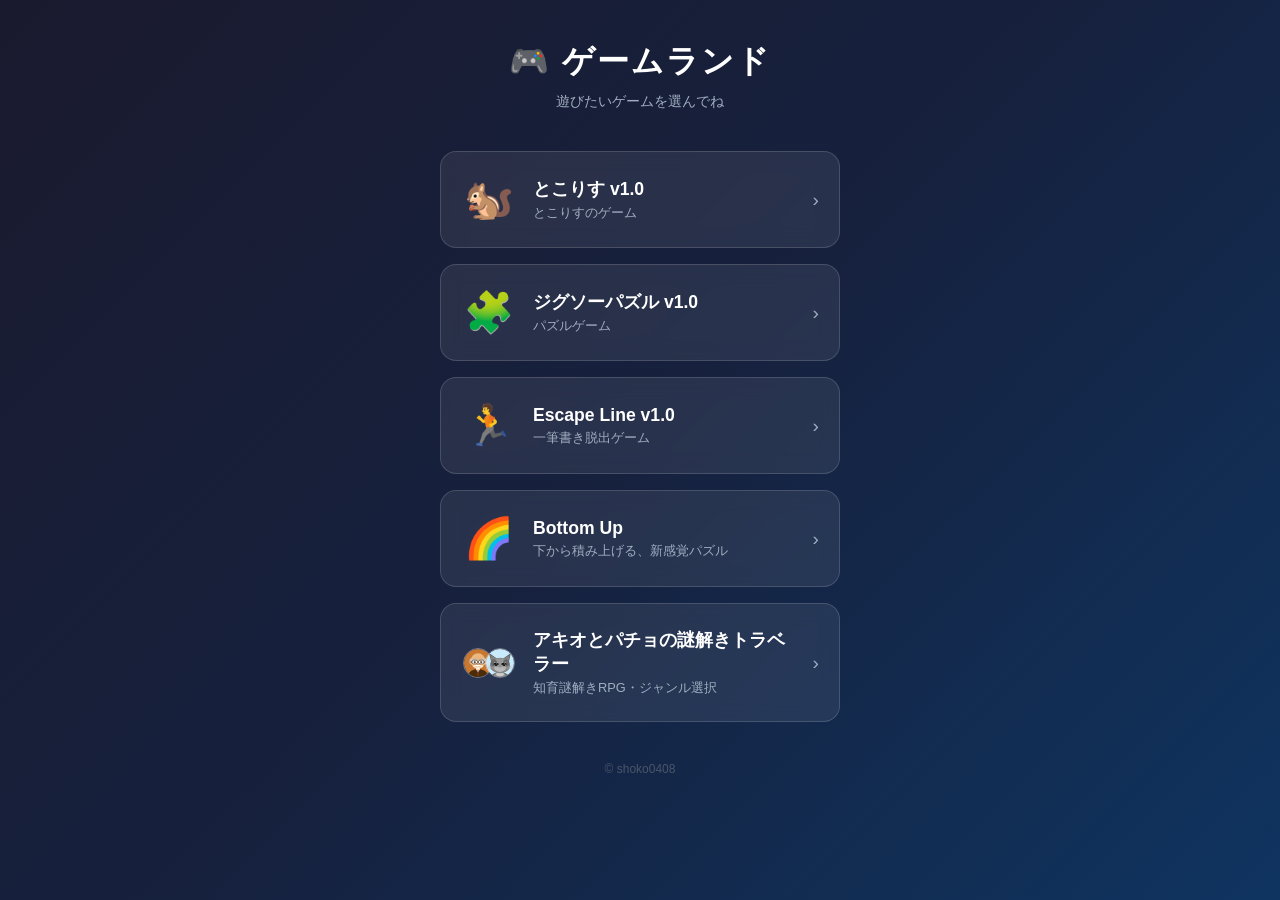
<file: index.html>
<!DOCTYPE html>
<html lang="ja">
<head>
  <meta charset="UTF-8">
  <meta name="viewport" content="width=device-width, initial-scale=1.0">
  <title>しょこのゲームランド</title>
  <style>
    * { margin: 0; padding: 0; box-sizing: border-box; }

    body {
      font-family: 'Helvetica Neue', Arial, sans-serif;
      background: linear-gradient(135deg, #1a1a2e 0%, #16213e 50%, #0f3460 100%);
      min-height: 100vh;
      display: flex;
      flex-direction: column;
      align-items: center;
      padding: 40px 20px;
    }

    h1 {
      color: #fff;
      font-size: 2rem;
      margin-bottom: 8px;
      text-align: center;
      letter-spacing: 2px;
    }

    .subtitle {
      color: #a0aec0;
      font-size: 0.9rem;
      margin-bottom: 40px;
    }

    .game-grid {
      display: flex;
      flex-direction: column;
      gap: 16px;
      width: 100%;
      max-width: 400px;
    }

    .game-card {
      background: rgba(255,255,255,0.08);
      border: 1px solid rgba(255,255,255,0.15);
      border-radius: 16px;
      padding: 24px 20px;
      text-decoration: none;
      display: flex;
      align-items: center;
      gap: 16px;
      transition: all 0.2s ease;
      backdrop-filter: blur(10px);
    }

    .game-card:active {
      transform: scale(0.97);
      background: rgba(255,255,255,0.15);
    }

    .game-icon {
      font-size: 2.5rem;
      width: 56px;
      text-align: center;
      flex-shrink: 0;
    }

    .game-info {
      flex: 1;
    }

    .game-title {
      color: #fff;
      font-size: 1.1rem;
      font-weight: 700;
      margin-bottom: 4px;
    }

    .game-desc {
      color: #a0aec0;
      font-size: 0.8rem;
    }

    .arrow {
      color: #a0aec0;
      font-size: 1.2rem;
    }

    .game-icon-imgs {
      display: flex;
      align-items: center;
      justify-content: center;
      width: 56px;
      flex-shrink: 0;
    }
    .game-icon-imgs img {
      width: 30px;
      height: 30px;
      border-radius: 50%;
      object-fit: cover;
      object-position: top center;
      border: 1.5px solid rgba(255,255,255,0.35);
    }
    .game-icon-imgs img:last-child { margin-left: -8px; }

    .footer {
      margin-top: 40px;
      color: #4a5568;
      font-size: 0.75rem;
    }
  </style>
</head>
<body>

  <h1>🎮 ゲームランド</h1>
  <p class="subtitle">遊びたいゲームを選んでね</p>

  <div class="game-grid">

    <a class="game-card" href="Tocoris_v1.0.html">
      <div class="game-icon">🐿️</div>
      <div class="game-info">
        <div class="game-title">とこりす v1.0</div>
        <div class="game-desc">とこりすのゲーム</div>
      </div>
      <div class="arrow">›</div>
    </a>

    <a class="game-card" href="TocoPuzzle_v1.0.html">
      <div class="game-icon">🧩</div>
      <div class="game-info">
        <div class="game-title">ジグソーパズル v1.0</div>
        <div class="game-desc">パズルゲーム</div>
      </div>
      <div class="arrow">›</div>
    </a>

    <a class="game-card" href="Escape Line_v1.0.html">
      <div class="game-icon">🏃</div>
      <div class="game-info">
        <div class="game-title">Escape Line v1.0</div>
        <div class="game-desc">一筆書き脱出ゲーム</div>
      </div>
      <div class="arrow">›</div>
    </a>

    <a class="game-card" href="bottom_up.html">
      <div class="game-icon">🌈</div>
      <div class="game-info">
        <div class="game-title">Bottom Up</div>
        <div class="game-desc">下から積み上げる、新感覚パズル</div>
      </div>
      <div class="arrow">›</div>
    </a>

    <a class="game-card" href="AkioPachoQuiz/quiz-genre.html">
      <div class="game-icon-imgs">
        <img src="AkioPachoQuiz/akio.svg" alt="アキオ">
        <img src="AkioPachoQuiz/pacho.svg" alt="パチョ">
      </div>
      <div class="game-info">
        <div class="game-title">アキオとパチョの謎解きトラベラー</div>
        <div class="game-desc">知育謎解きRPG・ジャンル選択</div>
      </div>
      <div class="arrow">›</div>
    </a>

  </div>

  <p class="footer">© shoko0408</p>

</body>
</html>
</file>
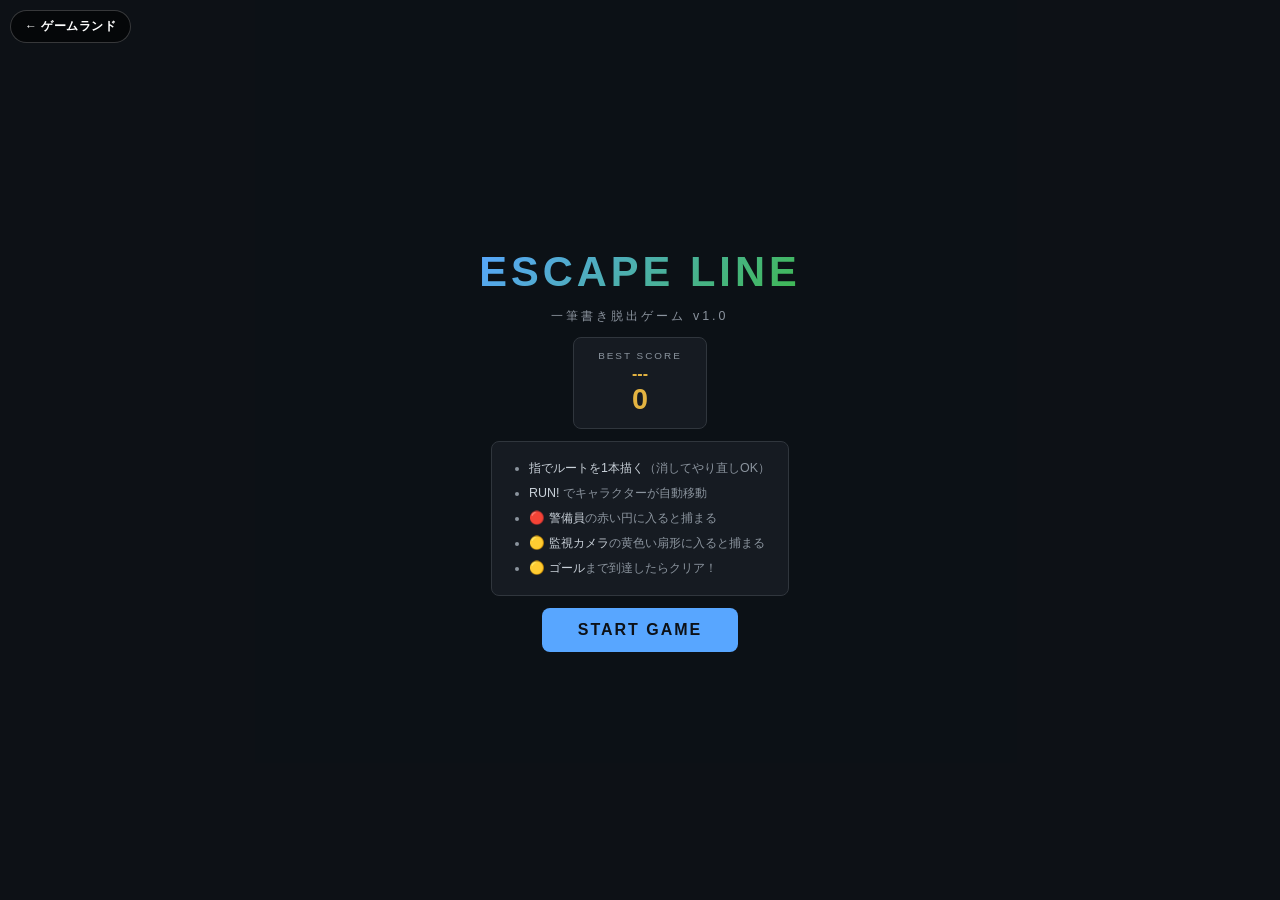
<file: Escape Line_v1.0.html>
<!DOCTYPE html>
<html lang="ja">
<head>
<meta charset="UTF-8">
<meta name="viewport" content="width=device-width, initial-scale=1.0, maximum-scale=1.0, user-scalable=no">
<meta name="apple-mobile-web-app-capable" content="yes">
<title>Escape Line v1.0</title>
<style>
*,*::before,*::after{margin:0;padding:0;box-sizing:border-box;}
:root{
  --bg:#0d1117;--panel:#161b22;--border:#30363d;
  --accent:#58a6ff;--green:#3fb950;--red:#f85149;
  --gold:#e3b341;--text:#c9d1d9;--dim:#8b949e;
}
html,body{height:100%;overflow:hidden;background:var(--bg);
  font-family:'Helvetica Neue',Arial,sans-serif;color:var(--text);
  user-select:none;-webkit-user-select:none;-webkit-tap-highlight-color:transparent;}
body{display:flex;flex-direction:column;align-items:center;justify-content:center;}

/* ── CANVAS ── */
#cvs{display:block;touch-action:none;cursor:crosshair;}

/* ── HUD ── */
#hud{
  position:fixed;top:0;left:0;right:0;height:52px;
  background:rgba(13,17,23,.95);border-bottom:1px solid var(--border);
  display:flex;align-items:center;justify-content:space-between;
  padding:0 12px;z-index:20;flex-shrink:0;
}
.hud-info{display:flex;gap:16px;align-items:center;}
.hud-label{font-size:.62rem;letter-spacing:1px;color:var(--dim);}
.hud-val{font-size:1.1rem;font-weight:700;color:var(--text);}
.hud-btn{
  padding:7px 16px;border-radius:6px;font-family:inherit;font-size:.82rem;
  letter-spacing:1px;cursor:pointer;border:1px solid;transition:all .12s;
}
#btn-clear{border-color:var(--border);background:transparent;color:var(--dim);}
#btn-clear:hover{border-color:var(--dim);color:var(--text);}
#btn-run{
  border-color:var(--green);background:rgba(63,185,80,.15);color:var(--green);
  font-weight:700;
}
#btn-run:disabled{border-color:var(--border);background:transparent;color:var(--border);cursor:default;}
#btn-run:not(:disabled):hover{background:rgba(63,185,80,.3);}
.hud-btns{display:flex;gap:8px;}

/* ── HINT ── */
#hint{
  position:fixed;bottom:0;left:0;right:0;
  text-align:center;font-size:.75rem;color:var(--dim);
  padding:8px;background:rgba(13,17,23,.85);z-index:20;
  pointer-events:none;letter-spacing:.5px;
}

/* ── SCREENS ── */
.screen{
  display:none;position:fixed;inset:0;
  align-items:center;justify-content:center;
  flex-direction:column;gap:16px;padding:24px;z-index:100;
  background:rgba(13,17,23,.94);
}
.screen.on{display:flex;}

/* Title */
#s-title{gap:12px;}
.game-logo{font-size:2.6rem;font-weight:900;letter-spacing:4px;
  background:linear-gradient(135deg,#58a6ff,#3fb950);
  -webkit-background-clip:text;-webkit-text-fill-color:transparent;
  background-clip:text;text-shadow:none;}
.game-sub{font-size:.78rem;letter-spacing:3px;color:var(--dim);}
.best-box{background:var(--panel);border:1px solid var(--border);
  border-radius:8px;padding:12px 24px;text-align:center;}
.best-title{font-size:.62rem;letter-spacing:2px;color:var(--dim);margin-bottom:4px;}
.best-name{font-size:1rem;color:var(--gold);font-weight:700;}
.best-score{font-size:1.8rem;font-weight:900;color:var(--gold);}
.btn-screen{
  padding:13px 36px;border-radius:8px;font-family:inherit;font-size:1rem;
  font-weight:700;letter-spacing:2px;cursor:pointer;transition:all .15s;
  border:none;
}
.btn-primary{background:var(--accent);color:#0d1117;}
.btn-primary:hover{opacity:.85;}
.btn-ghost{background:transparent;border:1px solid var(--border);color:var(--dim);}
.btn-ghost:hover{border-color:var(--dim);color:var(--text);}
.rule-box{max-width:340px;background:var(--panel);border:1px solid var(--border);
  border-radius:8px;padding:14px 18px;}
.rule-box ul{padding-left:1.2em;}
.rule-box li{font-size:.78rem;color:var(--dim);line-height:2;}
.rule-box li span{color:var(--text);}

/* Message overlay */
#s-msg{gap:14px;}
.msg-title{font-size:2rem;font-weight:900;letter-spacing:4px;}
.msg-clear{color:var(--green);}
.msg-over{color:var(--red);}
.msg-sub{font-size:.88rem;color:var(--dim);text-align:center;}
.msg-score{font-size:1.4rem;font-weight:700;color:var(--gold);}
.msg-btns{display:flex;gap:12px;margin-top:4px;}

/* Name input */
#s-name{gap:14px;}
.ni-title{font-size:1rem;color:var(--gold);font-weight:700;}
.ni-score{font-size:1.6rem;font-weight:900;color:var(--gold);}
#ni-input{
  background:var(--panel);border:1px solid var(--accent);color:var(--text);
  font-family:inherit;font-size:1rem;padding:8px 16px;border-radius:6px;
  text-align:center;outline:none;width:200px;
}
#ni-input:focus{border-color:var(--gold);}

/* ── RANKING ── */
.rank-box{width:280px;background:var(--panel);border:1px solid var(--border);
  border-radius:8px;padding:12px 16px;}
.rank-head{font-size:.62rem;letter-spacing:2px;color:var(--dim);margin-bottom:8px;}
.rank-row{display:flex;align-items:center;padding:4px 0;font-size:.82rem;
  border-bottom:1px solid rgba(255,255,255,.05);}
.rank-row:last-child{border-bottom:none;}
.rn{width:22px;color:var(--dim);}
.rn.g1{color:var(--gold);}
.rn.g2{color:#8b949e;}
.rn.g3{color:#cd7f32;}
.rname{flex:1;padding:0 8px;color:var(--text);}
.rscore{color:var(--accent);font-weight:700;}
.rank-empty{text-align:center;color:var(--border);font-size:.75rem;padding:8px 0;}
.back-btn-top{position:fixed;top:10px;left:10px;z-index:9999;background:rgba(0,0,0,0.55);color:#fff;font-size:12px;font-weight:bold;padding:7px 14px;border-radius:20px;text-decoration:none;backdrop-filter:blur(6px);-webkit-backdrop-filter:blur(6px);border:1px solid rgba(255,255,255,0.2);letter-spacing:0.5px;transition:background 0.15s;}
.back-btn-top:hover,.back-btn-top:active{background:rgba(0,0,0,0.78);}
</style>
</head>
<body>
<a href="index.html" class="back-btn-top">← ゲームランド</a>

<!-- HUD -->
<div id="hud" style="display:none">
  <div class="hud-info">
    <div><div class="hud-label">LEVEL</div><div class="hud-val" id="h-level">1</div></div>
    <div><div class="hud-label">SCORE</div><div class="hud-val" id="h-score">0</div></div>
  </div>
  <div class="hud-btns">
    <button class="hud-btn" id="btn-clear">消す</button>
    <button class="hud-btn" id="btn-run" disabled>▶ RUN!</button>
  </div>
</div>

<!-- Hint -->
<div id="hint" style="display:none">スタート🔵からゴール🟡までルートを指で描いてください</div>

<!-- Canvas -->
<canvas id="cvs"></canvas>

<!-- Title Screen -->
<div id="s-title" class="screen on">
  <div class="game-logo">ESCAPE LINE</div>
  <div class="game-sub">一筆書き脱出ゲーム v1.0</div>
  <div class="best-box" id="title-best-box">
    <div class="best-title">BEST SCORE</div>
    <div class="best-name" id="title-best-name">---</div>
    <div class="best-score" id="title-best-score">0</div>
  </div>
  <div class="rule-box">
    <ul>
      <li><span>指でルートを1本描く</span>（消してやり直しOK）</li>
      <li><span>RUN!</span> でキャラクターが自動移動</li>
      <li><span>🔴 警備員</span>の赤い円に入ると捕まる</li>
      <li><span>🟡 監視カメラ</span>の黄色い扇形に入ると捕まる</li>
      <li><span>🟡 ゴール</span>まで到達したらクリア！</li>
    </ul>
  </div>
  <button class="btn-screen btn-primary" id="btn-title-start">START GAME</button>
</div>

<!-- Message Screen (clear / gameover) -->
<div id="s-msg" class="screen">
  <div class="msg-title" id="msg-title-txt"></div>
  <div class="msg-sub" id="msg-sub-txt"></div>
  <div class="msg-score" id="msg-score-txt"></div>
  <div class="rank-box">
    <div class="rank-head">RANKING</div>
    <div id="rank-list"></div>
  </div>
  <div class="msg-btns" id="msg-btns"></div>
</div>

<!-- Name Input Screen -->
<div id="s-name" class="screen">
  <div class="ni-title">🏆 ベストスコア更新！</div>
  <div class="ni-score" id="ni-score-txt">0</div>
  <input id="ni-input" maxlength="12" placeholder="なまえを入力" autocomplete="off" enterkeyhint="done">
  <div style="display:flex;gap:10px">
    <button class="btn-screen btn-ghost" id="btn-ni-skip">スキップ</button>
    <button class="btn-screen btn-primary" id="btn-ni-save">登録</button>
  </div>
</div>

<script>
'use strict';

// ══ CONFIG ══
const GW = 520, GH = 720;   // logical game dimensions
const CHAR_R    = 9;          // character radius
const CHAR_SPD  = 160;        // logical px/s
const GOAL_R    = 36;         // goal snap radius
const SNAP_R    = 55;         // start snap radius (must begin drawing near start)
const SAVE_KEY  = 'escapeline_v1_scores';
const MAX_RANK  = 5;

// ══ CANVAS ══
const cvs = document.getElementById('cvs');
const ctx = cvs.getContext('2d');
let sx = 1, sy = 1, offX = 0, offY = 0;
const HUD_H = 52, HINT_H = 32;

function resize() {
  cvs.width  = window.innerWidth;
  cvs.height = window.innerHeight;
  const avW = window.innerWidth;
  const avH = window.innerHeight - HUD_H - HINT_H;
  sx = sy = Math.min(avW / GW, avH / GH);
  offX = (window.innerWidth  - GW * sx) / 2;
  offY = HUD_H + (avH - GH * sy) / 2;
}
window.addEventListener('resize', () => { resize(); if (gameState==='draw'||gameState==='run') render(); });

// Coordinate transform helpers
const tx  = x => x * sx + offX;
const ty  = y => y * sy + offY;
const tlx = px => (px - offX) / sx;
const tly = py => (py - offY) / sy;
const ts  = r  => r * sx;         // scale radius

// ══ RANKING ══
function loadRanks() { try { return JSON.parse(localStorage.getItem(SAVE_KEY)) || []; } catch { return []; } }
function saveRanks(r) { localStorage.setItem(SAVE_KEY, JSON.stringify(r)); }
function isNewRank(score) {
  const r = loadRanks();
  return score > 0 && (r.length < MAX_RANK || score > r[r.length-1].score);
}
function addRank(name, score) {
  const r = loadRanks();
  r.push({ name: (name||'ゲスト').trim()||'ゲスト', score });
  r.sort((a,b) => b.score - a.score);
  r.length = Math.min(r.length, MAX_RANK);
  saveRanks(r);
}

function renderRankList(containerId, hlScore) {
  const el = document.getElementById(containerId);
  const ranks = loadRanks();
  if (!ranks.length) { el.innerHTML = '<div class="rank-empty">まだ記録なし</div>'; return; }
  el.innerHTML = ranks.map((r,i) => {
    const c = i===0?'g1':i===1?'g2':i===2?'g3':'';
    const me = r.score === hlScore && hlScore > 0 ? ' style="color:var(--gold)"' : '';
    return `<div class="rank-row"><span class="rn ${c}">${i+1}.</span><span class="rname"${me}>${esc(r.name)}</span><span class="rscore">${r.score.toLocaleString()}</span></div>`;
  }).join('');
}
function esc(s) { return String(s).replace(/&/g,'&amp;').replace(/</g,'&lt;').replace(/>/g,'&gt;'); }

// ══ LEVEL DATA ══
// 壁の登場スケジュール:
//   Lv 1-3: 壁なし（オープンフィールド）
//   Lv 4-5: 壁1-2枚（初登場）
//   Lv 6-7: 壁3-4枚（コの字・Z字）
//   Lv 8-10: 壁5枚以上（迷路化）
const LEVELS = [

  // Lv.1 オープン・警備員1人
  {
    start:{x:80,y:645}, goal:{x:440,y:75},
    walls:[],
    guards:[{x:260,y:360,spd:55,rad:80,wp:[{x:75,y:320},{x:445,y:400}]}],
    cameras:[]
  },

  // Lv.2 オープン・警備員2人
  {
    start:{x:80,y:645}, goal:{x:440,y:75},
    walls:[],
    guards:[
      {x:165,y:415,spd:62,rad:76,wp:[{x:75,y:348},{x:255,y:480}]},
      {x:355,y:278,spd:62,rad:76,wp:[{x:265,y:202},{x:445,y:352}]}
    ],
    cameras:[]
  },

  // Lv.3 オープン・警備員1人+カメラ1台
  {
    start:{x:80,y:645}, goal:{x:440,y:75},
    walls:[],
    guards:[{x:215,y:458,spd:65,rad:76,wp:[{x:80,y:395},{x:352,y:518}]}],
    cameras:[{x:388,y:192,a:Math.PI,spd:.85,cone:Math.PI/3,range:165,
      osc:true,minA:Math.PI*.55,maxA:Math.PI*1.45}]
  },

  // Lv.4 壁が1枚登場！横一本の壁（隙間: 左x:25-148, 右x:372-495）
  {
    start:{x:80,y:645}, goal:{x:440,y:75},
    walls:[{x:148,y:305,w:224,h:52}],
    guards:[
      {x:260,y:432,spd:68,rad:74,wp:[{x:75,y:378},{x:445,y:484}]},
      {x:260,y:188,spd:68,rad:74,wp:[{x:75,y:128},{x:445,y:248}]}
    ],
    cameras:[]
  },

  // Lv.5 壁2枚（L字障害物）+カメラ
  {
    start:{x:80,y:645}, goal:{x:440,y:75},
    walls:[
      {x:195,y:198,w:52,h:218},
      {x:195,y:390,w:212,h:52},
    ],
    guards:[
      {x:108,y:322,spd:70,rad:74,wp:[{x:58,y:248},{x:182,y:395}]},
      {x:362,y:298,spd:70,rad:74,wp:[{x:262,y:198},{x:462,y:398}]}
    ],
    cameras:[{x:348,y:462,a:-Math.PI/2,spd:1.0,cone:Math.PI/3,range:152,
      osc:true,minA:-Math.PI*.9,maxA:-Math.PI*.1}]
  },

  // Lv.6 壁3枚（コの字: 右が開口）+警備員2人+カメラ
  {
    start:{x:80,y:645}, goal:{x:440,y:75},
    walls:[
      {x:165,y:248,w:52, h:268},
      {x:165,y:248,w:198,h:52},
      {x:165,y:465,w:198,h:52},
    ],
    guards:[
      {x:108,y:448,spd:72,rad:74,wp:[{x:58,y:370},{x:152,y:538}]},
      {x:368,y:388,spd:72,rad:74,wp:[{x:268,y:268},{x:462,y:518}]}
    ],
    cameras:[{x:368,y:178,a:Math.PI*.9,spd:1.1,cone:Math.PI/3,range:155,
      osc:true,minA:Math.PI*.5,maxA:Math.PI*1.3}]
  },

  // Lv.7 壁2枚（Z字コース）+敵強化
  {
    start:{x:120,y:140}, goal:{x:390,y:580},
    walls:[
      {x:258,y:25, w:237,h:258},
      {x:25, y:437,w:237,h:258},
    ],
    guards:[
      {x:260,y:358,spd:75,rad:74,wp:[{x:68,y:320},{x:448,y:395}]},
      {x:138,y:188,spd:72,rad:72,wp:[{x:58,y:128},{x:242,y:248}]}
    ],
    cameras:[{x:392,y:548,a:Math.PI,spd:1.2,cone:Math.PI/3,range:152,
      osc:true,minA:Math.PI*.55,maxA:Math.PI*1.45}]
  },

  // Lv.8 壁2枚（S字コース）+カメラ2台
  {
    start:{x:388,y:98}, goal:{x:118,y:622},
    walls:[
      {x:25, y:218,w:232,h:55},
      {x:263,y:438,w:232,h:55},
    ],
    guards:[
      {x:362,y:328,spd:78,rad:72,wp:[{x:265,y:265},{x:460,y:395}]},
      {x:128,y:535,spd:78,rad:72,wp:[{x:52, y:468},{x:248,y:618}]}
    ],
    cameras:[
      {x:128,y:332,a:0,   spd:1.3,cone:Math.PI/3,range:152,osc:true,minA:-.7,maxA:1.9},
      {x:368,y:542,a:Math.PI,spd:1.2,cone:Math.PI/3,range:152,osc:true,minA:Math.PI*.5,maxA:Math.PI*1.5}
    ]
  },

  // Lv.9 壁6枚（十字路+追加仕切り）+カメラ2台
  {
    start:{x:260,y:105}, goal:{x:260,y:615},
    walls:[
      {x:25, y:25, w:195,h:290},
      {x:300,y:25, w:195,h:290},
      {x:25, y:405,w:195,h:290},
      {x:300,y:405,w:195,h:290},
      {x:25, y:340,w:130,h:65},
      {x:365,y:315,w:130,h:65},
    ],
    guards:[
      {x:138,y:355,spd:82,rad:72,wp:[{x:58,y:308},{x:212,y:400}]},
      {x:378,y:355,spd:82,rad:72,wp:[{x:305,y:308},{x:460,y:400}]}
    ],
    cameras:[
      {x:260,y:355,a:0,spd:1.4,cone:Math.PI/2.5,range:168,osc:false},
      {x:260,y:148,a:-Math.PI/2,spd:1.2,cone:Math.PI/3,range:155,osc:true,minA:-Math.PI*.8,maxA:-Math.PI*.2}
    ]
  },

  // Lv.10 壁8枚（フル迷路）+最大難度
  {
    start:{x:80,y:95}, goal:{x:440,y:625},
    walls:[
      {x:202,y:25, w:293,h:52},
      {x:25, y:198,w:230,h:52},
      {x:265,y:328,w:230,h:52},
      {x:25, y:458,w:230,h:52},
      {x:265,y:588,w:230,h:52},
      {x:167,y:120,w:52, h:233},
      {x:302,y:252,w:52, h:230},
      {x:167,y:382,w:52, h:230},
    ],
    guards:[
      {x:375,y:122,spd:90,rad:72,wp:[{x:268,y:68},{x:460,y:185}]},
      {x:128,y:278,spd:90,rad:72,wp:[{x:48, y:218},{x:213,y:342}]},
      {x:375,y:398,spd:90,rad:72,wp:[{x:268,y:338},{x:460,y:462}]},
      {x:128,y:526,spd:90,rad:72,wp:[{x:48, y:466},{x:213,y:588}]}
    ],
    cameras:[
      {x:375,y:268,a:Math.PI,    spd:1.5,cone:Math.PI/3,  range:155,osc:true,minA:Math.PI*.5,maxA:Math.PI*1.5},
      {x:128,y:398,a:0,          spd:1.5,cone:Math.PI/3,  range:155,osc:true,minA:-.6,maxA:.8},
      {x:260,y:538,a:-Math.PI/2, spd:1.4,cone:Math.PI/2.5,range:155,osc:false}
    ]
  }
];


// 全壁（外周＋内壁）を返すヘルパー
function getAllWalls(data) {
  return [
    {x:0,    y:0,    w:GW,   h:25},   // 上
    {x:0,    y:GH-25,w:GW,   h:25},   // 下
    {x:0,    y:0,    w:25,   h:GH},   // 左
    {x:GW-25,y:0,    w:25,   h:GH},   // 右
    ...(data.walls || [])
  ];
}

// 点(x,y)が壁の中にあるか（中心点のみ・境界は有効とする）
// slideMove が PUSH=2px で外側に押し返すため、壁面の2px外は確実に有効パスになる
function inWall(x, y) {
  const ws = getAllWalls(getLevelData(level));
  return ws.some(w => x > w.x && x < w.x+w.w && y > w.y && y < w.y+w.h);
}

// 線分(ax,ay)-(bx,by)が矩形wと交差するか
function segmentCrossesWall(ax,ay,bx,by,w) {
  // Liang-Barsky clipping
  const dx=bx-ax, dy=by-ay;
  let tMin=0, tMax=1;
  const tests=[[-dx,ax-w.x],[dx,w.x+w.w-ax],[-dy,ay-w.y],[dy,w.y+w.h-ay]];
  for(const[p,q] of tests){
    if(p===0){if(q<0)return false;}
    else{const t=q/p; if(p<0){if(t>tMax)return false;if(t>tMin)tMin=t;}
      else{if(t<tMin)return false;if(t<tMax)tMax=t;}}
  }
  return tMin<=tMax;
}

// パスが壁を通過するインデックスのセットを返す（デバッグ用・現在はslideで防止）
function wallCrossingIndices() {
  if (path.length < 2) return new Set();
  const ws  = getAllWalls(getLevelData(level));
  const bad = new Set();
  for (let i=1; i<path.length; i++) {
    const a=path[i-1], b=path[i];
    if (ws.some(w => segmentCrossesWall(a.x,a.y,b.x,b.y,w))) bad.add(i);
  }
  return bad;
}

// ── 壁スナップ＆スライド ──────────────────────────────────────
// 線分 (ax,ay)→(bx,by) が壁エッジを横切る最初の t (0〜1) を返す
// 返値: {t, nx, ny}（壁外向き法線）または null
//
// ★バグ修正ポイント★
// 旧実装は「始点が壁内なら無視」という条件を使っていたが、
// slideMove のプッシュ方向が逆（壁内に押し込む）→始点が壁内に入る→スキップ→
// 次の衝突が検出されないという連鎖バグが発生していた。
// 修正: EPS判定を廃止し「移動方向が壁へ向いているエッジのみ検出」に変更。
function firstWallHit(ax, ay, bx, by) {
  const ws = getAllWalls(getLevelData(level));
  const rx = bx-ax, ry = by-ay;
  let tBest = 1, result = null;

  ws.forEach(w => {
    const edges = [
      {p1x:w.x,    p1y:w.y,    p2x:w.x+w.w,p2y:w.y,    nx:0, ny:-1}, // 上辺
      {p1x:w.x,    p1y:w.y+w.h,p2x:w.x+w.w,p2y:w.y+w.h,nx:0, ny:1 }, // 下辺
      {p1x:w.x,    p1y:w.y,    p2x:w.x,    p2y:w.y+w.h,nx:-1,ny:0 }, // 左辺
      {p1x:w.x+w.w,p1y:w.y,    p2x:w.x+w.w,p2y:w.y+w.h,nx:1, ny:0 }, // 右辺
    ];

    edges.forEach(e => {
      // ★修正①: 移動ベクトルが外向き法線と逆方向のエッジのみ（外→内への進入のみ）
      // movDot < 0 ⟺ 壁に向かって近づいている
      const movDot = rx*e.nx + ry*e.ny;
      if (movDot >= 0) return;

      const sx=e.p2x-e.p1x, sy=e.p2y-e.p1y;
      const d = rx*sy - ry*sx;
      if (Math.abs(d) < 1e-9) return; // 平行
      const dx2=e.p1x-ax, dy2=e.p1y-ay;
      const t1=(dx2*sy-dy2*sx)/d; // 移動線分上のパラメータ
      const t2=(dx2*ry-dy2*rx)/d; // 壁エッジ上のパラメータ
      if (t1 >= 0 && t1 < tBest && t2 >= 0 && t2 <= 1) {
        tBest = t1;
        result = {t: t1, nx: e.nx, ny: e.ny};
      }
    });
  });

  return result;
}

// 壁エッジに近い場合に点をスナップ（壁に沿って直線を引きやすくする）
const SNAP_W = 22; // スナップ距離（論理ピクセル）
function snapToWalls(lx, ly) {
  const ws = getAllWalls(getLevelData(level));
  let bestD = SNAP_W, sx = lx, sy = ly;

  ws.forEach(w => {
    // 上辺 y=w.y（x が壁の横幅内にある場合）
    if (lx >= w.x && lx <= w.x+w.w) {
      const d = Math.abs(ly - w.y);
      if (d < bestD) { bestD=d; sx=lx; sy=w.y; }
    }
    // 下辺 y=w.y+w.h
    if (lx >= w.x && lx <= w.x+w.w) {
      const d = Math.abs(ly - (w.y+w.h));
      if (d < bestD) { bestD=d; sx=lx; sy=w.y+w.h; }
    }
    // 左辺 x=w.x
    if (ly >= w.y && ly <= w.y+w.h) {
      const d = Math.abs(lx - w.x);
      if (d < bestD) { bestD=d; sx=w.x; sy=ly; }
    }
    // 右辺 x=w.x+w.w
    if (ly >= w.y && ly <= w.y+w.h) {
      const d = Math.abs(lx - (w.x+w.w));
      if (d < bestD) { bestD=d; sx=w.x+w.w; sy=ly; }
    }
  });

  return { lx: sx, ly: sy };
}

// (ax,ay)→(bx,by) の移動を壁でブロック＋スライドさせた到達点を返す
function slideMove(ax, ay, bx, by) {
  let x=ax, y=ay, dx=bx-ax, dy=by-ay;
  const PUSH = 2; // 壁から2px押し返す（inWallの中心点判定で有効と認識させる）

  for (let iter = 0; iter < 4; iter++) {
    if (dx*dx + dy*dy < 0.01) break;
    const hit = firstWallHit(x, y, x+dx, y+dy);
    if (!hit) { x+=dx; y+=dy; break; }

    // ★修正②: 衝突点まで移動し、外向き法線方向（壁の外側）へ押し返す
    // 旧: - hit.nx*PUSH → 内向きに押し込んでいた（バグ）
    // 正: + hit.nx*PUSH → 外向き法線方向に押し返す
    x += dx*hit.t + hit.nx*PUSH;
    y += dy*hit.t + hit.ny*PUSH;

    // 残り移動量を壁面にスライド（法線成分を除去）
    const rx=dx*(1-hit.t), ry=dy*(1-hit.t);
    const dot = rx*hit.nx + ry*hit.ny;
    dx = rx - dot*hit.nx;
    dy = ry - dot*hit.ny;
  }

  return { x, y };
}

function genLevel(lvl) {
  // Lv.11以降: 壁パターンをパラメータ化して自動生成
  const seed = lvl * 137;
  const rng  = i => { let v=Math.sin(seed+i)*43758.5453; return v-Math.floor(v); };
  const gSpd  = Math.min(70 + (lvl-10)*5, 150);
  const gRad  = Math.min(72 + (lvl-10),    95);
  const cSpd  = Math.min(1.0 + (lvl-10)*.1, 2.5);
  const divN  = Math.min(3 + Math.floor((lvl-10)/3), 6); // 仕切り枚数
  const walls = [], guards = [], cameras = [];
  // 仕切りをジグザグに追加
  const gap   = Math.floor(GH / (divN+1));
  for (let i=0; i<divN; i++) {
    const wy   = gap*(i+1) - 27;
    const gapR = rng(i*7) < .5;  // true=右隙間, false=左隙間
    const ww   = 260 + Math.floor(rng(i*7+1)*40);
    if (gapR) walls.push({x:25,    y:wy, w:ww,    h:55});
    else       walls.push({x:GW-25-ww,y:wy,w:ww, h:55});
    // 警備員を各区画に配置
    const gy   = wy - gap/2 + 27;
    const gx   = gapR ? 60 + rng(i*7+2)*220 : 240 + rng(i*7+3)*220;
    const ox   = 50 + rng(i*7+4)*80;
    guards.push({x:gx,y:gy,spd:gSpd,rad:gRad,wp:[{x:gx-ox,y:gy},{x:gx+ox,y:gy}]});
  }
  // カメラを1〜3台追加
  const cN = Math.min(1 + Math.floor((lvl-10)/4), 3);
  for (let i=0; i<cN; i++) {
    cameras.push({x:80+rng(i*5+20)*360,y:120+rng(i*5+21)*480,
      a:rng(i*5+22)*Math.PI*2,spd:cSpd,cone:Math.PI/3,range:155,osc:rng(i*5+23)<.5,
      minA:rng(i*5+24)*Math.PI,maxA:rng(i*5+25)*Math.PI+Math.PI});
  }
  return {start:{x:80,y:88},goal:{x:440,y:632},walls,guards,cameras};
}

function getLevelData(idx) {
  return idx < LEVELS.length ? LEVELS[idx] : genLevel(idx+1);
}

// ══ GAME STATE ══
let gameState = 'title'; // title|draw|run|over|clear|name
let level = 0;
let score = 0;
let levelScore = 0;
let runStartTime = 0;

// Drawn path
let path = [];        // logical [{x,y}]
let isDrawing = false;
let pathStarted = false;

// Runtime
let charDist = 0;
let cumDists  = [];
let charPos   = {x:0,y:0};
let caughtBy  = null; // 'guard'|'camera'
let cleared   = false;

// Enemies
let guards  = [];
let cameras = [];

// Effects
let particles = [];
let shakeTime = 0;
let flashAlpha = 0;
let flashColor = '#ff0000';

// animation
let animId  = null;
let lastTs  = 0;

// ══ PATH UTILS ══
function buildCumDists() {
  cumDists = [0];
  for (let i=1; i<path.length; i++) {
    const d = Math.hypot(path[i].x-path[i-1].x, path[i].y-path[i-1].y);
    cumDists.push(cumDists[i-1]+d);
  }
}
function pathLength() { return cumDists.length ? cumDists[cumDists.length-1] : 0; }
function posAtDist(dist) {
  if (!path.length) return {x:0,y:0};
  if (dist <= 0) return {...path[0]};
  const total = cumDists[cumDists.length-1];
  if (dist >= total) return {...path[path.length-1]};
  let lo=0, hi=path.length-1;
  while (lo+1<hi) { const m=(lo+hi)>>1; cumDists[m]<=dist?lo=m:hi=m; }
  const t = (dist-cumDists[lo])/(cumDists[hi]-cumDists[lo]);
  return {x:path[lo].x + t*(path[hi].x-path[lo].x), y:path[lo].y + t*(path[hi].y-path[lo].y)};
}

// ══ LEVEL INIT ══
function loadLevel() {
  const data = getLevelData(level);

  // Reset guards
  guards = data.guards.map(g => ({
    ...g,
    cx: g.wp[0].x, cy: g.wp[0].y,
    wpIdx: 0, dir: 1, t: 0,
    // alert state
    alert: false
  }));

  // Reset cameras
  cameras = data.cameras.map(c => ({...c, ca: c.a}));

  path = []; cumDists = []; charDist = 0;
  charPos = {...data.start};
  caughtBy = null; cleared = false;
  particles = []; shakeTime = 0; flashAlpha = 0;
  isDrawing = false; pathStarted = false;

  setHint('スタート🔵からゴール🟡までルートを指で描いてください');
  updateHUD();
  document.getElementById('btn-run').disabled = true;
}

function updateHUD() {
  document.getElementById('h-level').textContent = level+1;
  document.getElementById('h-score').textContent = score.toLocaleString();
}

function setHint(msg) {
  document.getElementById('hint').textContent = msg;
}

// ══ DRAWING HANDLERS ══
function getCanvasPoint(e) {
  const r = cvs.getBoundingClientRect();
  const cx = (e.clientX??e.touches[0].clientX) - r.left;
  const cy = (e.clientY??e.touches[0].clientY) - r.top;
  return { lx: tlx(cx), ly: tly(cy) };
}

function onDrawStart(e) {
  if (gameState !== 'draw') return;
  const {lx,ly} = getCanvasPoint(e);
  const data = getLevelData(level);
  const ds = Math.hypot(lx-data.start.x, ly-data.start.y);
  if (ds > SNAP_R) {
    setHint('🔵 スタートから描き始めてください！');
    return;
  }
  isDrawing = true; pathStarted = true;
  path = [{x:lx,y:ly}];
  cumDists = [0];
  document.getElementById('btn-run').disabled = true;
  setHint('ゴール🟡まで描き続けてください');
}

function onDrawMove(e) {
  if (!isDrawing || gameState !== 'draw') return;
  let {lx, ly} = getCanvasPoint(e);

  // 1) 壁エッジにスナップ（壁に沿った直線が引きやすくなる）
  const snapped = snapToWalls(lx, ly);
  lx = snapped.lx; ly = snapped.ly;

  // 2) フィールド外へはみ出さないようクランプ
  lx = Math.max(26, Math.min(GW-26, lx));
  ly = Math.max(26, Math.min(GH-26, ly));

  const last = path[path.length - 1];
  if (Math.hypot(lx - last.x, ly - last.y) > 3) {
    // 3) 壁ブロック＋スライド：壁をすり抜けず、壁面に沿って滑る
    const moved = slideMove(last.x, last.y, lx, ly);

    path.push({x: moved.x, y: moved.y});
    cumDists.push(cumDists[cumDists.length-1] +
      Math.hypot(moved.x - last.x, moved.y - last.y));
  }
  render();
}

function onDrawEnd(e) {
  if (!isDrawing) return;
  isDrawing = false;
  if (path.length < 10) { path=[]; cumDists=[]; setHint('もっと長く描いてください'); return; }
  const data = getLevelData(level);
  const last = path[path.length-1];
  const dg = Math.hypot(last.x-data.goal.x, last.y-data.goal.y);
  if (dg > GOAL_R * 2.5) {
    setHint('🟡 ゴールに近づけてください。RUN! で試すこともできます。');
  } else {
    setHint('✅ ルート完成！RUN! でキャラクターを動かそう');
  }
  document.getElementById('btn-run').disabled = false;
  render();
}

// ══ GAME LOOP ══
function startRun() {
  if (gameState !== 'draw' || path.length < 5) return;
  buildCumDists();
  const data = getLevelData(level);
  charPos = {...data.start};
  charDist = 0;
  gameState = 'run';
  caughtBy = null; cleared = false;
  particles = [];
  runStartTime = performance.now();
  setHint('');
  document.getElementById('btn-run').disabled = true;
  document.getElementById('btn-clear').disabled = true;
  lastTs = 0;
  if (animId) cancelAnimationFrame(animId);
  animId = requestAnimationFrame(loop);
}

function loop(ts) {
  const dt = lastTs ? Math.min((ts-lastTs)/1000, 0.05) : 0.016;
  lastTs = ts;

  update(dt);
  render();

  if (gameState === 'run') {
    animId = requestAnimationFrame(loop);
  }
}

function update(dt) {
  if (gameState !== 'run') return;

  // Move character along path
  charDist += CHAR_SPD * dt;
  const newPos = posAtDist(charDist);

  // 壁衝突チェック
  if (inWall(newPos.x, newPos.y)) {
    gameState = 'draw';
    document.getElementById('btn-run').disabled  = false;
    document.getElementById('btn-clear').disabled = false;
    setHint('🧱 壁にぶつかりました！壁を避けてルートを描き直してください');
    render();
    return;
  }
  charPos = newPos;

  // Update guards
  guards.forEach(g => {
    const wp0 = g.wp[g.wpIdx];
    const wp1 = g.wp[(g.wpIdx+1)%g.wp.length];
    const dx = wp1.x-wp0.x, dy = wp1.y-wp0.y;
    const segLen = Math.hypot(dx,dy)||1;
    g.t += g.spd/segLen * dt * g.dir;
    if (g.t>=1) { g.t=1; g.dir=-1; }
    if (g.t<=0) { g.t=0; g.dir=1; if (g.wpIdx===0) g.wpIdx=g.wp.length-1; else g.wpIdx=0; }
    g.cx = wp0.x + g.t*dx;
    g.cy = wp0.y + g.t*dy;
    // alert glow
    const d = Math.hypot(charPos.x-g.cx, charPos.y-g.cy);
    g.alert = d < g.rad * 1.5 && d > g.rad;
  });

  // Update cameras
  cameras.forEach(c => {
    if (c.osc) {
      if (!c._cdir) c._cdir = 1;
      c.ca += c.spd * dt * c._cdir;
      if (c.ca > c.maxA) { c.ca = c.maxA; c._cdir = -1; }
      if (c.ca < c.minA) { c.ca = c.minA; c._cdir  =  1; }
    } else {
      c.ca += c.spd * dt;
    }
  });

  // Update effects
  if (shakeTime > 0) shakeTime -= dt;
  if (flashAlpha > 0) flashAlpha -= dt * 1.5;
  particles = particles.filter(p => { p.life -= dt; p.x+=p.vx*dt; p.y+=p.vy*dt; p.vy+=80*dt; return p.life>0; });

  // Collision detection
  if (!caughtBy) {
    guards.forEach(g => {
      if (Math.hypot(charPos.x-g.cx, charPos.y-g.cy) < g.rad) caughtBy='guard';
    });
    cameras.forEach(c => {
      const dist = Math.hypot(charPos.x-c.x, charPos.y-c.y);
      if (dist < c.range) {
        const ang = Math.atan2(charPos.y-c.y, charPos.x-c.x);
        let diff = ang - c.ca; while(diff>Math.PI)diff-=2*Math.PI; while(diff<-Math.PI)diff+=2*Math.PI;
        if (Math.abs(diff) <= c.cone) caughtBy='camera';
      }
    });
  }

  // Reached goal?
  const data = getLevelData(level);
  if (!caughtBy && Math.hypot(charPos.x-data.goal.x, charPos.y-data.goal.y) < GOAL_R) {
    cleared = true;
  }

  // End conditions
  if (caughtBy) {
    shakeTime = 0.5; flashAlpha = 0.7; flashColor = '#ff3333';
    spawnParticles(charPos.x, charPos.y, '#ff4444', 20);
    gameState = 'over';
    document.getElementById('btn-clear').disabled = false;
    setTimeout(showGameOver, 600);
    return;
  }
  if (cleared) {
    flashAlpha = 0.5; flashColor = '#3fb950';
    spawnParticles(data.goal.x, data.goal.y, '#ffd700', 30);
    const elapsed = (performance.now() - runStartTime) / 1000;
    const bonus = Math.max(0, Math.floor(500 - elapsed * 30));
    levelScore = 1000 + bonus;
    score += levelScore;
    gameState = 'clear';
    document.getElementById('btn-clear').disabled = false;
    setTimeout(showClear, 700);
  }

  // Path ended without reaching goal
  if (charDist >= pathLength() && !cleared && !caughtBy) {
    gameState = 'draw';
    document.getElementById('btn-run').disabled = false;
    document.getElementById('btn-clear').disabled = false;
    setHint('❌ ゴールまで届きませんでした。ルートを描き直してください');
    render();
  }
}

function spawnParticles(x, y, color, n) {
  for (let i=0; i<n; i++) {
    const ang = Math.random()*Math.PI*2;
    const spd = 80 + Math.random()*160;
    particles.push({x,y,vx:Math.cos(ang)*spd,vy:Math.sin(ang)*spd-60,color,life:0.6+Math.random()*0.4,r:2+Math.random()*4});
  }
}

// ══ RENDER ══
function render() {
  ctx.clearRect(0,0,cvs.width,cvs.height);

  const sk = shakeTime>0 ? (Math.sin(shakeTime*60)*shakeTime*10) : 0;
  ctx.save();
  if (sk) ctx.translate(sk*sx, sk*sy);
  ctx.translate(offX, offY);
  ctx.scale(sx, sy);

  drawBackground();
  drawPath();

  // Draw enemies
  cameras.forEach(drawCamera);
  guards.forEach(drawGuard);

  drawStartGoal();
  drawCharacter();
  drawParticles();

  ctx.restore();

  // Screen flash
  if (flashAlpha > 0) {
    ctx.save();
    ctx.fillStyle = flashColor;
    ctx.globalAlpha = flashAlpha;
    ctx.fillRect(0,0,cvs.width,cvs.height);
    ctx.restore();
  }
}

function drawBackground() {
  const data = getLevelData(level);
  const walls = getAllWalls(data);

  // ── 通路（床）──
  ctx.fillStyle = '#1c2b3a';
  ctx.fillRect(0, 0, GW, GH);

  // 床のグリッド
  ctx.strokeStyle = 'rgba(255,255,255,.035)';
  ctx.lineWidth = 1;
  for (let x=0; x<=GW; x+=32) { ctx.beginPath(); ctx.moveTo(x,0); ctx.lineTo(x,GH); ctx.stroke(); }
  for (let y=0; y<=GH; y+=32) { ctx.beginPath(); ctx.moveTo(0,y); ctx.lineTo(GW,y); ctx.stroke(); }

  // ── 壁ブロック ──
  walls.forEach(w => {
    // 壁本体（暗色）
    ctx.fillStyle = '#0d141e';
    ctx.fillRect(w.x, w.y, w.w, w.h);
    // 上辺ハイライト（立体感）
    ctx.fillStyle = 'rgba(100,160,220,.18)';
    ctx.fillRect(w.x, w.y, w.w, 3);
    // 右辺シャドウ
    ctx.fillStyle = 'rgba(0,0,0,.4)';
    ctx.fillRect(w.x+w.w-3, w.y, 3, w.h);
    // 壁の枠線
    ctx.strokeStyle = '#1e3148';
    ctx.lineWidth = 1;
    ctx.strokeRect(w.x+.5, w.y+.5, w.w-1, w.h-1);
  });

  // 壁交差は slideMove で防止済みのため交差ハイライト不要

  // ── 凡例（描画フェーズのみ） ──
  if (gameState === 'draw') {
    ctx.save();
    ctx.font = '10px sans-serif'; ctx.textBaseline = 'middle';
    const items = [
      {col:'#0d141e',label:'■ 壁（通り抜け不可）',    y:GH-44},
      {col:'#ff6060',label:'● 警備員 (A↔B巡回)',      y:GH-28},
      {col:'#e3b341',label:'● 監視カメラ (扇形が視野)',y:GH-12},
    ];
    items.forEach(it => {
      ctx.fillStyle = it.col;
      ctx.beginPath(); ctx.arc(10, it.y, 5, 0, Math.PI*2); ctx.fill();
      ctx.strokeStyle = '#445566'; ctx.lineWidth=.5; ctx.stroke();
      ctx.fillStyle = '#99aabb'; ctx.fillText(it.label, 20, it.y);
    });
    ctx.restore();
  }
}

function drawPath() {
  if (path.length < 2) return;
  // Shadow/glow
  ctx.save();
  ctx.lineWidth = 6; ctx.lineCap='round'; ctx.lineJoin='round';
  ctx.strokeStyle = 'rgba(63,185,80,.25)';
  drawPolyline();
  ctx.lineWidth = 3;
  ctx.strokeStyle = gameState==='run' ? '#3fb950' : 'rgba(88,200,120,.8)';
  ctx.shadowColor = '#3fb950'; ctx.shadowBlur = 8;
  drawPolyline();
  ctx.restore();

  // Traversed portion (bright)
  if (gameState==='run' && charDist>0) {
    ctx.save();
    ctx.lineWidth = 3; ctx.lineCap='round'; ctx.lineJoin='round';
    ctx.strokeStyle = '#ffffff';
    ctx.shadowColor = '#aaffcc'; ctx.shadowBlur = 12;
    ctx.beginPath();
    let cum=0;
    ctx.moveTo(path[0].x, path[0].y);
    for (let i=1; i<path.length; i++) {
      const d = Math.hypot(path[i].x-path[i-1].x, path[i].y-path[i-1].y);
      if (cum+d >= charDist) {
        const t = (charDist-cum)/d;
        ctx.lineTo(path[i-1].x+t*(path[i].x-path[i-1].x), path[i-1].y+t*(path[i].y-path[i-1].y));
        break;
      }
      ctx.lineTo(path[i].x, path[i].y);
      cum+=d;
    }
    ctx.stroke();
    ctx.restore();
  }
}

function drawPolyline() {
  ctx.beginPath();
  ctx.moveTo(path[0].x, path[0].y);
  path.slice(1).forEach(p => ctx.lineTo(p.x, p.y));
  ctx.stroke();
}

function drawGuard(g) {
  const A = g.wp[0], B = g.wp[1];

  // ── 巡回ルート表示（一番下のレイヤー）──
  ctx.save();

  // A→B の破線ルート
  ctx.strokeStyle = 'rgba(255,140,80,.55)';
  ctx.lineWidth = 2;
  ctx.setLineDash([10, 7]);
  ctx.beginPath(); ctx.moveTo(A.x, A.y); ctx.lineTo(B.x, B.y); ctx.stroke();
  ctx.setLineDash([]);

  // 経路の中点に往復矢印
  const mx = (A.x+B.x)/2, my = (A.y+B.y)/2;
  const pathAng = Math.atan2(B.y-A.y, B.x-A.x);
  // A→B 方向矢印
  const ar = 10;
  [[pathAng, 12], [pathAng+Math.PI, 12]].forEach(([a, off]) => {
    const ex = mx + Math.cos(a)*off, ey = my + Math.sin(a)*off;
    ctx.strokeStyle = 'rgba(255,180,80,.75)';
    ctx.lineWidth = 1.5;
    ctx.beginPath(); ctx.moveTo(mx, my); ctx.lineTo(ex, ey); ctx.stroke();
    ctx.fillStyle = 'rgba(255,180,80,.75)';
    ctx.beginPath();
    ctx.moveTo(ex + Math.cos(a)*ar,        ey + Math.sin(a)*ar);
    ctx.lineTo(ex + Math.cos(a+2.5)*ar*.6, ey + Math.sin(a+2.5)*ar*.6);
    ctx.lineTo(ex + Math.cos(a-2.5)*ar*.6, ey + Math.sin(a-2.5)*ar*.6);
    ctx.closePath(); ctx.fill();
  });

  // 折返し地点 A（オレンジ●）
  ctx.fillStyle = 'rgba(255,140,60,.9)';
  ctx.strokeStyle = '#fff';
  ctx.lineWidth = 1.5;
  ctx.beginPath(); ctx.arc(A.x, A.y, 6, 0, Math.PI*2); ctx.fill(); ctx.stroke();
  ctx.fillStyle = '#fff';
  ctx.font = 'bold 8px sans-serif'; ctx.textAlign='center'; ctx.textBaseline='middle';
  ctx.fillText('A', A.x, A.y);

  // 折返し地点 B（薄オレンジ●）
  ctx.fillStyle = 'rgba(255,200,80,.9)';
  ctx.strokeStyle = '#fff';
  ctx.lineWidth = 1.5;
  ctx.beginPath(); ctx.arc(B.x, B.y, 6, 0, Math.PI*2); ctx.fill(); ctx.stroke();
  ctx.fillStyle = '#fff';
  ctx.fillText('B', B.x, B.y);

  ctx.restore();

  // ── 検知範囲（半透明赤円）──
  const grd = ctx.createRadialGradient(g.cx,g.cy,0,g.cx,g.cy,g.rad);
  grd.addColorStop(0,'rgba(255,60,60,.28)');
  grd.addColorStop(1,'rgba(255,40,40,0)');
  ctx.fillStyle = grd;
  ctx.beginPath(); ctx.arc(g.cx,g.cy,g.rad,0,Math.PI*2); ctx.fill();

  // 検知円の縁（警戒時は点滅）
  ctx.save();
  ctx.strokeStyle = g.alert ? 'rgba(255,160,50,.95)' : 'rgba(255,80,80,.6)';
  ctx.lineWidth = g.alert ? 2 : 1.5;
  ctx.setLineDash(g.alert?[3,3]:[6,5]);
  ctx.beginPath(); ctx.arc(g.cx,g.cy,g.rad,0,Math.PI*2); ctx.stroke();
  ctx.setLineDash([]);
  ctx.restore();

  // ── 警備員の本体 ──
  ctx.save();
  ctx.shadowColor = '#ff4444'; ctx.shadowBlur = 12;
  ctx.fillStyle = g.alert ? '#ff9944' : '#ff6060';
  ctx.beginPath(); ctx.arc(g.cx,g.cy,13,0,Math.PI*2); ctx.fill();

  // 進行方向の矢印（警備員の体から出る）
  const targetWp = g.dir > 0 ? B : A;
  const moveAng = Math.atan2(targetWp.y-g.cy, targetWp.x-g.cx);
  ctx.fillStyle = '#fff';
  ctx.beginPath();
  ctx.moveTo(g.cx + Math.cos(moveAng)*20, g.cy + Math.sin(moveAng)*20);
  ctx.lineTo(g.cx + Math.cos(moveAng+2.3)*10, g.cy + Math.sin(moveAng+2.3)*10);
  ctx.lineTo(g.cx + Math.cos(moveAng-2.3)*10, g.cy + Math.sin(moveAng-2.3)*10);
  ctx.fill();

  // 速度に応じた感嘆符 (spd>=85: 速い, 65-84: 普通, <65: 遅い)
  const speedMark = g.spd >= 85 ? '!!' : g.spd >= 65 ? '!' : '';
  if (speedMark) {
    ctx.fillStyle = g.spd >= 85 ? '#ffcc00' : '#ffaa44';
    ctx.font = `bold ${g.spd>=85?11:9}px sans-serif`;
    ctx.textAlign='center'; ctx.textBaseline='bottom';
    ctx.fillText(speedMark, g.cx, g.cy - 16);
  }
  ctx.restore();
}

function drawCamera(c) {
  // Vision cone
  ctx.save();
  ctx.fillStyle = 'rgba(255,200,40,.18)';
  ctx.strokeStyle = 'rgba(255,200,40,.4)';
  ctx.lineWidth = 1;
  ctx.beginPath();
  ctx.moveTo(c.x,c.y);
  ctx.arc(c.x,c.y,c.range,c.ca-c.cone,c.ca+c.cone);
  ctx.closePath();
  ctx.fill(); ctx.stroke();
  ctx.restore();

  // Camera body
  ctx.save();
  ctx.fillStyle = '#e3b341';
  ctx.shadowColor = '#ffcc44'; ctx.shadowBlur = 8;
  ctx.beginPath(); ctx.arc(c.x,c.y,11,0,Math.PI*2); ctx.fill();
  // Lens direction
  ctx.fillStyle = '#1a1a2e';
  ctx.beginPath();
  ctx.arc(c.x + Math.cos(c.ca)*5, c.y + Math.sin(c.ca)*5, 5, 0, Math.PI*2);
  ctx.fill();
  ctx.restore();
}

function drawStartGoal() {
  const data = getLevelData(level);
  const s = data.start, g = data.goal;

  // Goal: pulsing gold
  const pulse = 0.7 + 0.3*Math.sin(Date.now()/300);
  ctx.save();
  ctx.shadowColor = '#ffd700'; ctx.shadowBlur = 20*pulse;
  ctx.fillStyle = `rgba(255,215,0,${0.3*pulse})`;
  ctx.beginPath(); ctx.arc(g.x,g.y,GOAL_R,0,Math.PI*2); ctx.fill();
  ctx.fillStyle = '#ffd700';
  ctx.font = 'bold 20px sans-serif'; ctx.textAlign='center'; ctx.textBaseline='middle';
  ctx.fillText('GOAL', g.x, g.y);
  ctx.restore();

  // Start: blue
  ctx.save();
  ctx.shadowColor = '#58a6ff'; ctx.shadowBlur = 12;
  ctx.fillStyle = 'rgba(88,166,255,.3)';
  ctx.beginPath(); ctx.arc(s.x,s.y,SNAP_R,0,Math.PI*2); ctx.fill();
  ctx.fillStyle = '#58a6ff';
  ctx.beginPath(); ctx.arc(s.x,s.y,16,0,Math.PI*2); ctx.fill();
  ctx.fillStyle = '#fff';
  ctx.font = 'bold 11px sans-serif'; ctx.textAlign='center'; ctx.textBaseline='middle';
  ctx.fillText('START', s.x, s.y);
  ctx.restore();
}

function drawCharacter() {
  if (gameState==='draw'&&!path.length) return;
  const pos = (gameState==='run'||gameState==='clear'||gameState==='over') ? charPos : (path.length?path[0]:null);
  if (!pos) return;

  ctx.save();
  ctx.shadowColor = '#00ffcc'; ctx.shadowBlur = 16;
  // Outer glow
  ctx.fillStyle = 'rgba(0,255,200,.25)';
  ctx.beginPath(); ctx.arc(pos.x,pos.y,CHAR_R*2,0,Math.PI*2); ctx.fill();
  // Body
  ctx.fillStyle = '#00ffcc';
  ctx.beginPath(); ctx.arc(pos.x,pos.y,CHAR_R,0,Math.PI*2); ctx.fill();
  ctx.restore();
}

function drawParticles() {
  particles.forEach(p => {
    ctx.save();
    ctx.globalAlpha = p.life;
    ctx.fillStyle = p.color;
    ctx.shadowColor = p.color; ctx.shadowBlur = 6;
    ctx.beginPath(); ctx.arc(p.x,p.y,p.r,0,Math.PI*2); ctx.fill();
    ctx.restore();
  });
}

// ══ SCREENS ══
function showScreen(id) {
  ['s-title','s-msg','s-name'].forEach(s => {
    document.getElementById(s).classList.toggle('on', s===id);
  });
}

function showGameOver() {
  document.getElementById('msg-title-txt').textContent = '捕まった！';
  document.getElementById('msg-title-txt').className = 'msg-title msg-over';
  document.getElementById('msg-sub-txt').textContent =
    caughtBy==='guard' ? '👮 警備員に発見されました' : '📹 監視カメラに捉えられました';
  document.getElementById('msg-score-txt').textContent = `SCORE: ${score.toLocaleString()}`;
  document.getElementById('msg-btns').innerHTML =
    `<button class="btn-screen btn-primary" id="msg-retry">もう一度</button>
     <button class="btn-screen btn-ghost" id="msg-home">ホームへ</button>`;
  renderRankList('rank-list', score);
  showScreen('s-msg');
  document.getElementById('msg-retry').onclick = () => {
    gameState = 'draw';
    loadLevel();          // path・flashAlpha・particles などをすべてリセット
    showScreen(null);
    render();             // 赤フラッシュを消してクリーンな画面を即描画
    requestAnimationFrame(function dl(){ if(gameState==='draw'){render();requestAnimationFrame(dl);} });
  };
  document.getElementById('msg-home').onclick = () => { endSession(); };
}

function showClear() {
  document.getElementById('msg-title-txt').textContent = 'LEVEL CLEAR!';
  document.getElementById('msg-title-txt').className = 'msg-title msg-clear';
  document.getElementById('msg-sub-txt').textContent = `Level ${level+1} クリア！  ＋${levelScore.toLocaleString()}pts`;
  document.getElementById('msg-score-txt').textContent = `TOTAL: ${score.toLocaleString()}`;
  document.getElementById('msg-btns').innerHTML =
    `<button class="btn-screen btn-primary" id="msg-next">次のレベルへ ▶</button>
     <button class="btn-screen btn-ghost" id="msg-quit">終了</button>`;
  renderRankList('rank-list', score);
  showScreen('s-msg');
  document.getElementById('msg-next').onclick = () => {
    level++; gameState='draw'; showScreen(null); loadLevel();
    requestAnimationFrame(function dl(){ if(gameState==='draw'){render();requestAnimationFrame(dl);} });
  };
  document.getElementById('msg-quit').onclick = () => { endSession(); };
}

function showTitle() {
  gameState = 'title';
  document.getElementById('hud').style.display  = 'none';
  document.getElementById('hint').style.display = 'none';
  const ranks = loadRanks();
  document.getElementById('title-best-name').textContent  = ranks[0]?.name  ?? '---';
  document.getElementById('title-best-score').textContent = (ranks[0]?.score??0).toLocaleString();
  showScreen('s-title');
}

function startGame() {
  level = 0; score = 0;
  gameState = 'draw';
  document.getElementById('hud').style.display  = 'flex';
  document.getElementById('hint').style.display = 'block';
  document.getElementById('btn-clear').disabled = false;
  showScreen(null);
  resize();
  loadLevel();
  render();
}

function showNameInput() {
  document.getElementById('ni-score-txt').textContent = score.toLocaleString();
  document.getElementById('ni-input').value = '';
  showScreen('s-name');
  setTimeout(() => document.getElementById('ni-input').focus(), 100);
}

function finishNameInput(name) {
  if (name !== null) addRank(name, score);
  showTitle();
}

// ══ EVENTS ══
// Drawing
cvs.addEventListener('touchstart', e => { e.preventDefault(); onDrawStart(e); }, {passive:false});
cvs.addEventListener('touchmove',  e => { e.preventDefault(); onDrawMove(e);  }, {passive:false});
cvs.addEventListener('touchend',   e => { e.preventDefault(); onDrawEnd(e);   }, {passive:false});
cvs.addEventListener('mousedown',  e => { onDrawStart(e); });
cvs.addEventListener('mousemove',  e => { if(isDrawing) onDrawMove(e); });
cvs.addEventListener('mouseup',    e => { onDrawEnd(e); });

// Buttons
document.getElementById('btn-title-start').onclick = startGame;
document.getElementById('btn-run').onclick = startRun;
document.getElementById('btn-clear').onclick = () => {
  if (gameState !== 'draw') return;
  path=[]; cumDists=[]; isDrawing=false; pathStarted=false;
  document.getElementById('btn-run').disabled = true;
  setHint('スタート🔵からゴール🟡までルートを指で描いてください');
  render();
};
document.getElementById('btn-ni-save').onclick = () => {
  finishNameInput(document.getElementById('ni-input').value);
};
document.getElementById('btn-ni-skip').onclick = () => finishNameInput(null);
document.getElementById('ni-input').addEventListener('keydown', e => {
  if (e.key==='Enter') finishNameInput(document.getElementById('ni-input').value);
});

// On game over / clear from title: check for score
function endSession() {
  if (isNewRank(score)) {
    showNameInput();
  } else {
    showTitle();
  }
}

// Render loop for animations on draw state
function drawLoop() {
  if (gameState==='draw') { render(); requestAnimationFrame(drawLoop); }
}

// ══ INIT ══
resize();
showTitle();

// Animate goal pulse on title
(function titleLoop() {
  if (gameState==='title') requestAnimationFrame(titleLoop);
})();

// Start button
document.getElementById('btn-title-start').onclick = () => {
  startGame();
  requestAnimationFrame(function dl() {
    if (gameState==='draw') { render(); requestAnimationFrame(dl); }
  });
};
</script>
</body>
</html>
</file>
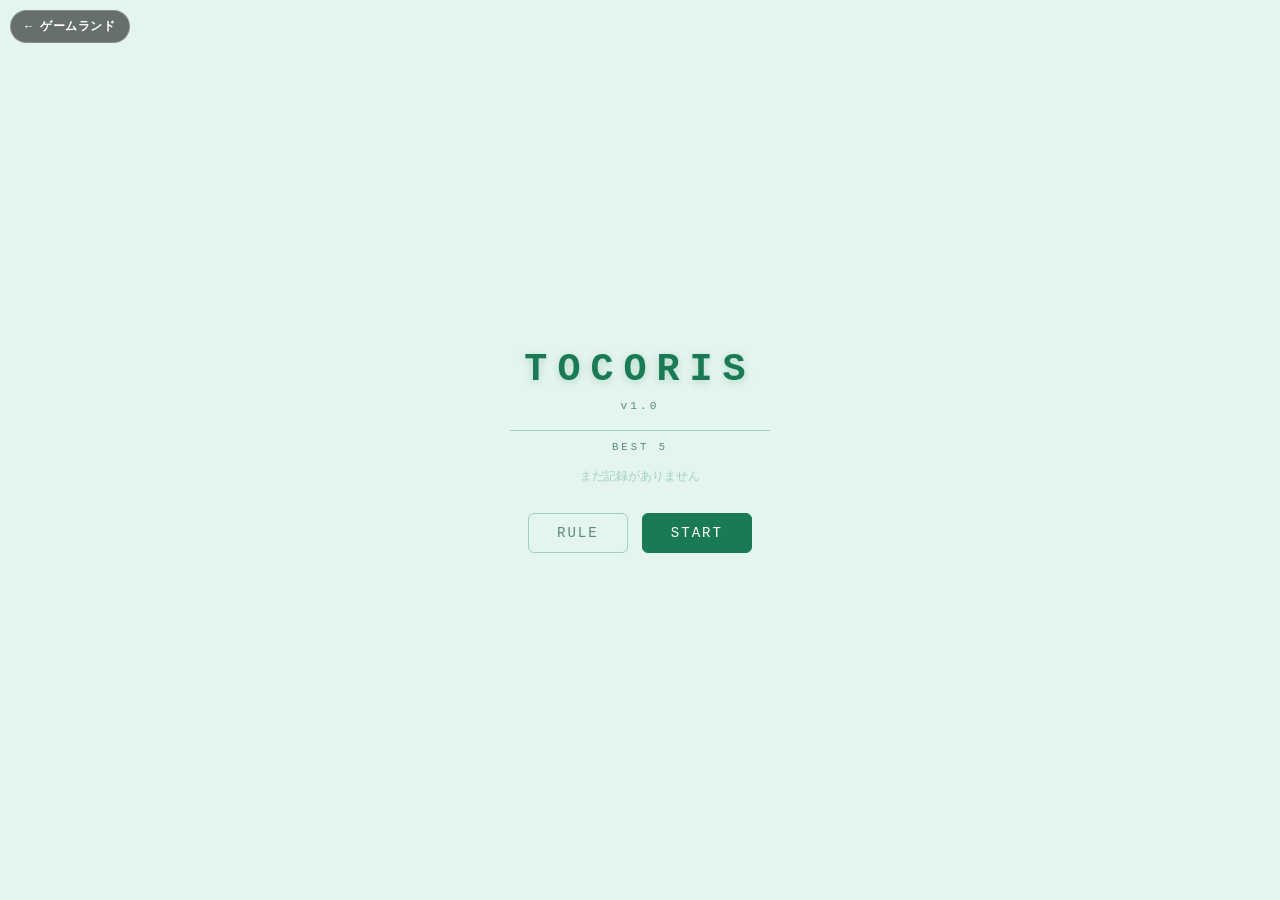
<file: Tocoris_v1.0.html>
<!DOCTYPE html>
<html lang="ja">
<head>
<meta charset="UTF-8">
<meta name="viewport" content="width=device-width, initial-scale=1.0, maximum-scale=1.0, user-scalable=no">
<meta name="apple-mobile-web-app-capable" content="yes">
<meta name="apple-mobile-web-app-status-bar-style" content="black-translucent">
<title>TOCORIS v1.0</title>
<style>
/* ===== BASE ===== */
*, *::before, *::after { margin: 0; padding: 0; box-sizing: border-box; }

:root {
  --bg:      #e4f5ef;
  --panel:   #ffffff;
  --border:  #9fd0bb;
  --accent:  #1a7a55;
  --gold:    #b06a00;
  --dim:     #5a8a78;
  --text:    #163028;
  --red:     #c0392b;
  --green:   #1a8a55;
}

html { height: 100%; }
body {
  background: var(--bg);
  color: var(--text);
  font-family: 'Courier New', Courier, monospace;
  height: 100%;
  height: 100dvh;
  display: flex;
  align-items: center;
  justify-content: center;
  overflow: hidden;
  user-select: none;
  -webkit-user-select: none;
  -webkit-tap-highlight-color: transparent;
  touch-action: none;
}

/* ===== SCREENS ===== */
.screen { display: none; flex-direction: column; align-items: center; width: 100%; }
.screen.on { display: flex; }

/* ===== BUTTONS ===== */
.btn {
  padding: 11px 28px;
  font-family: inherit;
  font-size: 0.88rem;
  letter-spacing: 2px;
  border-radius: 6px;
  cursor: pointer;
  transition: background 0.15s;
  white-space: nowrap;
}
.btn-primary {
  background: var(--accent);
  border: 1px solid var(--accent);
  color: #ffffff;
}
.btn-primary:hover, .btn-primary:active { background: #156644; }
.btn-ghost {
  background: transparent;
  border: 1px solid var(--border);
  color: var(--dim);
}
.btn-ghost:hover, .btn-ghost:active { background: rgba(0,80,50,0.08); color: var(--accent); }

/* ===== START SCREEN ===== */
#start-screen { gap: 18px; padding: 20px; }

.logo {
  font-size: 2.4rem;
  letter-spacing: 10px;
  color: var(--accent);
  text-shadow: 0 2px 8px rgba(26,122,85,0.25);
}
.logo-sub {
  font-size: 0.7rem;
  letter-spacing: 3px;
  color: var(--dim);
  margin-top: -10px;
}
.start-btns { display: flex; gap: 14px; }

/* ===== RANKING ===== */
.rank-wrap { width: 260px; }
.rank-head {
  font-size: 0.66rem;
  letter-spacing: 3px;
  color: var(--dim);
  text-align: center;
  border-top: 1px solid var(--border);
  padding-top: 10px;
  margin-bottom: 6px;
}
.rank-row {
  display: flex;
  align-items: center;
  padding: 5px 2px;
  font-size: 0.8rem;
  border-bottom: 1px solid rgba(0,80,50,0.1);
}
.rank-no  { width: 22px; color: var(--dim); flex-shrink: 0; }
.rank-no.g1 { color: var(--gold); }
.rank-no.g2 { color: #7a9a8a; }
.rank-no.g3 { color: #9a7050; }
.rank-name  { flex: 1; padding: 0 8px; color: var(--text); overflow: hidden; text-overflow: ellipsis; white-space: nowrap; }
.rank-score { color: var(--accent); font-weight: bold; flex-shrink: 0; }
.rank-row.me .rank-name,
.rank-row.me .rank-score { color: var(--gold); }
.rank-empty { text-align: center; color: var(--border); font-size: 0.74rem; padding: 10px 0; }

/* ===== GAME SCREEN ===== */
#game-screen { height: 100%; height: 100dvh; gap: 0; padding: 0; justify-content: flex-start; }

/* Mobile top info bar (hidden on desktop) */
#info-bar {
  display: none;
  width: 100%;
  background: var(--panel);
  border-bottom: 1px solid var(--border);
  padding: 5px 10px;
  align-items: center;
  justify-content: space-around;
  flex-shrink: 0;
}
.ib { display: flex; flex-direction: column; align-items: center; }
.ib-l { font-size: 0.56rem; letter-spacing: 1px; color: var(--dim); }
.ib-v { font-size: 0.9rem; font-weight: bold; color: var(--text); line-height: 1.2; }
#ib-next { background: #c8e8dc; border-radius: 2px; display: block; }

/* Main game area */
#game-main { display: flex; gap: 14px; padding: 10px; align-items: flex-start; flex: 1; }

#board-wrap { position: relative; flex-shrink: 0; }
#board { display: block; border: 2px solid var(--border); background: #d4eee5; box-shadow: 0 4px 16px rgba(0,80,50,0.18); }

/* Desktop side panel */
#side-panel {
  display: flex;
  flex-direction: column;
  gap: 10px;
  flex-shrink: 0;
  min-width: 120px;
}
.s-panel { background: var(--panel); border: 1px solid var(--border); border-radius: 7px; padding: 10px 12px; }
.s-label { font-size: 0.64rem; letter-spacing: 2px; color: var(--dim); margin-bottom: 4px; }
.s-value { font-size: 1.4rem; font-weight: bold; color: var(--text); }
#next-cvs { background: #c8e8dc; border-radius: 3px; display: block; }
#pause-btn { width: 100%; }

/* D-pad (hidden on desktop) */
#dpad {
  display: none;
  flex-direction: column;
  align-items: center;
  gap: 8px;
  padding: 8px 10px 12px;
  width: 100%;
  background: rgba(210,238,228,0.85);
  border-top: 1px solid var(--border);
  flex-shrink: 0;
}
.drow { display: flex; gap: 8px; align-items: center; justify-content: center; }
.dbt {
  display: flex; align-items: center; justify-content: center;
  font-family: inherit;
  background: var(--panel);
  border: 1px solid var(--border);
  border-radius: 10px;
  color: var(--text);
  cursor: pointer;
  touch-action: manipulation;
  transition: background 0.08s, transform 0.06s;
  -webkit-tap-highlight-color: transparent;
  font-size: 1.1rem;
}
.dbt:active { background: rgba(26,122,85,0.18); transform: scale(0.94); }
.dbt-sq { width: 62px; height: 52px; }
.dbt-wd { width: 110px; height: 46px; font-size: 0.78rem; letter-spacing: 1px; }
.dbt-sm { width: 46px; height: 40px; font-size: 0.88rem; }

/* ===== GAMEOVER SCREEN ===== */
#gameover-screen {
  gap: 14px;
  padding: 24px 16px 32px;
  overflow-y: auto;
  max-height: 100%;
  max-height: 100dvh;
}
.go-title { font-size: 1.8rem; letter-spacing: 5px; color: var(--red); text-shadow: 0 0 12px rgba(255,107,107,0.4); }
.result-box {
  background: var(--panel);
  border: 1px solid var(--border);
  border-radius: 8px;
  padding: 14px 28px;
  width: 240px;
}
.result-row { display: flex; justify-content: space-between; align-items: center; padding: 4px 0; font-size: 0.86rem; color: var(--dim); }
.result-row b { color: var(--gold); font-size: 1.1rem; }

#name-box {
  display: none;
  flex-direction: column;
  align-items: center;
  gap: 8px;
  background: var(--panel);
  border: 1px solid var(--border);
  border-radius: 8px;
  padding: 16px 20px;
  width: 290px;
  text-align: center;
}
.nm-title { font-size: 0.9rem; color: var(--gold); }
.nm-sub   { font-size: 0.75rem; color: var(--dim); }
.nm-row   { display: flex; gap: 8px; margin-top: 4px; }
#name-input {
  background: #edf8f3;
  border: 1px solid var(--accent);
  color: var(--text);
  font-family: inherit;
  font-size: 0.9rem;
  padding: 7px 10px;
  border-radius: 5px;
  width: 150px;
  text-align: center;
  outline: none;
}
#name-input:focus { border-color: var(--gold); }
.skip-btn {
  background: none; border: none;
  color: var(--dim); font-family: inherit; font-size: 0.7rem;
  cursor: pointer; text-decoration: underline; letter-spacing: 1px;
}
.skip-btn:hover { color: #8899bb; }

/* ===== RULE MODAL ===== */
#rule-modal {
  display: none; position: fixed; inset: 0;
  background: rgba(0,0,0,0.7);
  z-index: 400;
  align-items: center; justify-content: center;
  padding: 12px;
}
#rule-modal.on { display: flex; }
.mbox {
  background: var(--panel);
  border: 1px solid var(--border);
  border-radius: 12px;
  padding: 22px 26px;
  max-width: 360px; width: 100%;
  max-height: 88vh; max-height: 88dvh;
  overflow-y: auto;
  position: relative;
}
.mclose {
  position: absolute; top: 10px; right: 14px;
  background: none; border: none; color: var(--dim);
  font-size: 1.2rem; cursor: pointer; line-height: 1;
}
.mclose:hover { color: var(--accent); }
.m-title { font-size: 1rem; letter-spacing: 4px; color: var(--accent); text-align: center; margin-bottom: 18px; }
.rsec { margin-bottom: 16px; }
.rh { font-size: 0.63rem; letter-spacing: 2px; color: var(--dim); margin-bottom: 6px; text-transform: uppercase; }
.rul { padding-left: 1.2em; }
.rul li, .rtxt { font-size: 0.76rem; color: var(--text); line-height: 1.9; }
.rtbl { width: 100%; border-collapse: collapse; font-size: 0.74rem; margin-top: 4px; }
.rtbl th { color: var(--dim); font-weight: normal; padding: 3px 6px; border-bottom: 1px solid var(--border); text-align: left; }
.rtbl td { padding: 4px 6px; color: var(--text); border-bottom: 1px solid rgba(0,80,50,0.08); }
.rtbl td.hl { color: var(--gold); }

/* ===== MOBILE LAYOUT ===== */
@media (max-width: 620px) {
  body { align-items: flex-start; }
  #game-screen { justify-content: flex-start; }
  #info-bar   { display: flex; }
  #side-panel { display: none; }
  #dpad       { display: flex; }
  #game-main  { padding: 6px; gap: 0; justify-content: center; flex: 1; align-items: flex-start; }

  .logo { font-size: 1.9rem; letter-spacing: 7px; }
  .start-btns { gap: 12px; }
  .btn { padding: 11px 22px; }
  .go-title { font-size: 1.5rem; }
  .result-box { width: 220px; padding: 10px 20px; }
  #name-box { width: 270px; }
  .rank-wrap { width: 240px; }
}
.back-btn-top{position:fixed;top:10px;left:10px;z-index:9999;background:rgba(0,0,0,0.55);color:#fff;font-size:12px;font-weight:bold;padding:7px 14px;border-radius:20px;text-decoration:none;backdrop-filter:blur(6px);-webkit-backdrop-filter:blur(6px);border:1px solid rgba(255,255,255,0.2);letter-spacing:0.5px;transition:background 0.15s;}
.back-btn-top:hover,.back-btn-top:active{background:rgba(0,0,0,0.78);}
</style>
</head>
<body>
<a href="index.html" class="back-btn-top">← ゲームランド</a>

<!-- ===================== START ===================== -->
<div id="start-screen" class="screen on">
  <h1 class="logo">TOCORIS</h1>
  <p class="logo-sub">v1.0</p>
  <div class="rank-wrap" id="start-rank"></div>
  <div class="start-btns">
    <button class="btn btn-ghost" id="btn-rule">RULE</button>
    <button class="btn btn-primary" id="btn-start">START</button>
  </div>
</div>

<!-- ===================== GAME ===================== -->
<div id="game-screen" class="screen">
  <!-- Mobile top bar -->
  <div id="info-bar">
    <div class="ib"><span class="ib-l">SCORE</span><span class="ib-v" id="ib-score">0</span></div>
    <div class="ib"><span class="ib-l">Lv</span><span class="ib-v" id="ib-level">1</span></div>
    <div class="ib"><span class="ib-l">LINE</span><span class="ib-v" id="ib-lines">0</span></div>
    <div class="ib"><span class="ib-l">NEXT</span><canvas id="ib-next" width="44" height="44"></canvas></div>
  </div>

  <!-- Canvas + desktop side -->
  <div id="game-main">
    <div id="board-wrap"><canvas id="board"></canvas></div>
    <div id="side-panel">
      <div class="s-panel"><div class="s-label">NEXT</div><canvas id="next-cvs" width="108" height="108"></canvas></div>
      <div class="s-panel"><div class="s-label">SCORE</div><div class="s-value" id="sp-score">0</div></div>
      <div class="s-panel"><div class="s-label">LEVEL</div><div class="s-value" id="sp-level">1</div></div>
      <div class="s-panel"><div class="s-label">LINES</div><div class="s-value" id="sp-lines">0</div></div>
      <button class="btn btn-ghost" id="pause-btn">PAUSE</button>
    </div>
  </div>

  <!-- D-pad -->
  <div id="dpad">
    <div class="drow">
      <button class="dbt dbt-wd" id="db-rotate">↑ 回転</button>
      <button class="dbt dbt-wd" id="db-drop">DROP</button>
      <button class="dbt dbt-sm" id="db-pause">⏸</button>
    </div>
    <div class="drow">
      <button class="dbt dbt-sq" id="db-left">←</button>
      <button class="dbt dbt-sq" id="db-down">↓</button>
      <button class="dbt dbt-sq" id="db-right">→</button>
    </div>
  </div>
</div>

<!-- ===================== GAMEOVER ===================== -->
<div id="gameover-screen" class="screen">
  <h2 class="go-title">GAME OVER</h2>
  <div class="result-box">
    <div class="result-row"><span>SCORE</span><b id="go-score">0</b></div>
    <div class="result-row"><span>LINES</span><b id="go-lines">0</b></div>
    <div class="result-row"><span>LEVEL</span><b id="go-level">1</b></div>
  </div>
  <div id="name-box">
    <p class="nm-title">🏆 TOP 5 入賞！</p>
    <p class="nm-sub">名前を入力してください</p>
    <div class="nm-row">
      <input id="name-input" type="text" maxlength="10" placeholder="NAME" autocomplete="off" enterkeyhint="done">
      <button class="btn btn-primary" id="btn-reg">登録</button>
    </div>
    <button class="skip-btn" id="btn-skip">スキップ</button>
  </div>
  <div class="rank-wrap" id="go-rank"></div>
  <button class="btn btn-ghost" id="btn-restart" style="margin-top:4px">RESTART</button>
</div>

<!-- ===================== RULE MODAL ===================== -->
<div id="rule-modal">
  <div class="mbox">
    <button class="mclose" id="btn-rule-close">✕</button>
    <h2 class="m-title">RULE</h2>

    <div class="rsec">
      <div class="rh">基本ルール</div>
      <ul class="rul">
        <li>上から落ちてくるブロック（ミノ）を積み上げる</li>
        <li>横1列が全て埋まると消えてスコア加算</li>
        <li>ブロックが画面上端まで積みあがるとゲームオーバー</li>
      </ul>
    </div>

    <div class="rsec">
      <div class="rh">スコア（レベル倍率あり）</div>
      <table class="rtbl">
        <tr><th>消去ライン数</th><th>スコア</th></tr>
        <tr><td>1ライン</td><td class="hl">100 × Lv</td></tr>
        <tr><td>2ライン</td><td class="hl">300 × Lv</td></tr>
        <tr><td>3ライン</td><td class="hl">500 × Lv</td></tr>
        <tr><td>4ライン（テトリス）</td><td class="hl">800 × Lv</td></tr>
      </table>
    </div>

    <div class="rsec">
      <div class="rh">レベルアップ</div>
      <p class="rtxt">累計10ライン消去ごとに1レベルアップ。レベルが上がるほど落下速度が増す。</p>
      <table class="rtbl">
        <tr><th>Lv</th><th>累計ライン</th><th>落下間隔</th></tr>
        <tr><td>1</td><td>0〜9</td><td>800ms</td></tr>
        <tr><td>3</td><td>20〜29</td><td>660ms</td></tr>
        <tr><td>5</td><td>40〜49</td><td>520ms</td></tr>
        <tr><td>8</td><td>70〜79</td><td>310ms</td></tr>
        <tr><td>11+</td><td>100〜</td><td class="hl">100ms（最速）</td></tr>
      </table>
      <p class="rtxt" style="margin-top:4px;font-size:0.68rem;color:#446">※ Lv12以降は速度変化なし</p>
    </div>

    <div class="rsec">
      <div class="rh">操作</div>
      <table class="rtbl">
        <tr><th>キー / ボタン</th><th>動作</th></tr>
        <tr><td>← → / ボタン</td><td>左右移動</td></tr>
        <tr><td>↑ / 回転ボタン</td><td>回転（壁キック対応）</td></tr>
        <tr><td>↓ / ↓ボタン</td><td>高速落下</td></tr>
        <tr><td>Space / DROP</td><td>即落下</td></tr>
        <tr><td>P</td><td>一時停止 / 再開</td></tr>
      </table>
      <p class="rtxt" style="margin-top:6px">📱 スマホ：タップで回転、左右スワイプで移動、下スワイプで即落下</p>
    </div>
  </div>
</div>

<script>
'use strict';

// ===== CONSTANTS =====
const COLS = 10, ROWS = 20;
const SCORE_TBL = [0, 100, 300, 500, 800];
const HS_KEY    = 'tocoris_v1_hs';
const MAX_RANK  = 5;

const SHAPES = [
  { color: '#00cfcf', cells: [[0,1],[1,1],[2,1],[3,1]], w: 4 }, // I
  { color: '#d4c800', cells: [[0,0],[1,0],[0,1],[1,1]], w: 2 }, // O
  { color: '#aa00ff', cells: [[1,0],[0,1],[1,1],[2,1]], w: 3 }, // T
  { color: '#00c844', cells: [[1,0],[2,0],[0,1],[1,1]], w: 3 }, // S
  { color: '#e02020', cells: [[0,0],[1,0],[1,1],[2,1]], w: 3 }, // Z
  { color: '#ff8800', cells: [[2,0],[0,1],[1,1],[2,1]], w: 3 }, // L
  { color: '#2255ff', cells: [[0,0],[0,1],[1,1],[2,1]], w: 3 }, // J
];

// ===== DOM =====
const $     = id => document.getElementById(id);
const bCvs  = $('board'),    bCtx  = bCvs.getContext('2d');
const nCvs  = $('next-cvs'), nCtx  = nCvs.getContext('2d');
const inCvs = $('ib-next'),  inCtx = inCvs.getContext('2d');

// ===== GAME STATE =====
let CELL = 27;
let board, cur, nxt, score, lines, level;
let over, paused, dtimer, dint, lt, raf;

// ===== CANVAS SIZING =====
function calcCell() {
  const mobile = window.innerWidth <= 620;
  if (!mobile) return 27;

  const vw = window.innerWidth;
  const vh = window.innerHeight;
  const infoH = 52;   // top info bar
  const dpadH = 116;  // d-pad area
  const pad   = 18;   // vertical breathing room
  const hPad  = 12;   // horizontal padding

  const byW = Math.floor((vw - hPad) / COLS);
  const byH = Math.floor((vh - infoH - dpadH - pad) / ROWS);
  return Math.max(18, Math.min(30, byW, byH));
}

function resizeCanvas() {
  CELL = calcCell();
  bCvs.width  = COLS * CELL;
  bCvs.height = ROWS * CELL;
}

// ===== HIGHSCORES =====
function loadHS() {
  try { return JSON.parse(localStorage.getItem(HS_KEY)) || []; }
  catch { return []; }
}
function saveHS(r) { localStorage.setItem(HS_KEY, JSON.stringify(r)); }
function qualifies(s) {
  const r = loadHS();
  return r.length < MAX_RANK || s > r[r.length - 1].score;
}
function addHS(name, s, ln, lv) {
  const r = loadHS();
  r.push({ name: (name || 'NONAME').trim() || 'NONAME', score: s, lines: ln, level: lv });
  r.sort((a, b) => b.score - a.score);
  r.length = Math.min(r.length, MAX_RANK);
  saveHS(r);
  return r;
}
function esc(s) {
  return String(s).replace(/&/g,'&amp;').replace(/</g,'&lt;').replace(/>/g,'&gt;');
}
function renderHS(id, list, hlScore) {
  const el = $(id);
  el.innerHTML = '<div class="rank-head">BEST 5</div>';
  if (!list.length) {
    el.innerHTML += '<div class="rank-empty">まだ記録がありません</div>';
    return;
  }
  list.forEach((e, i) => {
    const me = hlScore !== undefined && e.score === hlScore;
    const nc = ['g1','g2','g3'][i] || '';
    el.innerHTML +=
      `<div class="rank-row${me ? ' me' : ''}">` +
      `<span class="rank-no ${nc}">${i+1}.</span>` +
      `<span class="rank-name">${esc(e.name)}</span>` +
      `<span class="rank-score">${e.score.toLocaleString()}</span>` +
      `</div>`;
  });
}

// ===== SCREEN =====
function show(id) {
  document.querySelectorAll('.screen').forEach(s => s.classList.remove('on'));
  $(id).classList.add('on');
}

// ===== BOARD =====
function newBoard() {
  return Array.from({ length: ROWS }, () => Array(COLS).fill(null));
}
function randPiece() {
  const s = SHAPES[Math.floor(Math.random() * SHAPES.length)];
  return { color: s.color, cells: s.cells.map(c => [...c]),
           x: Math.floor(COLS / 2) - Math.ceil(s.w / 2), y: 0 };
}
function rotateCells(cells) {
  const my = Math.max(...cells.map(c => c[1]));
  return cells.map(([x, y]) => [my - y, x]);
}
function normalize(cells) {
  const mx = Math.min(...cells.map(c => c[0]));
  const my = Math.min(...cells.map(c => c[1]));
  return cells.map(([x, y]) => [x - mx, y - my]);
}
function ok(cells, ox, oy) {
  return cells.every(([x, y]) => {
    const nx = ox + x, ny = oy + y;
    return nx >= 0 && nx < COLS && ny < ROWS && (ny < 0 || !board[ny][nx]);
  });
}
function lock() {
  cur.cells.forEach(([x, y]) => {
    const ny = cur.y + y, nx = cur.x + x;
    if (ny >= 0) board[ny][nx] = cur.color;
  });
  sweep();
  cur = nxt; nxt = randPiece();
  if (!ok(cur.cells, cur.x, cur.y)) endGame();
}
function sweep() {
  let n = 0;
  for (let r = ROWS - 1; r >= 0; r--) {
    if (board[r].every(c => c !== null)) {
      board.splice(r, 1);
      board.unshift(Array(COLS).fill(null));
      n++; r++;
    }
  }
  if (n) {
    lines += n;
    score += SCORE_TBL[n] * level;
    level  = Math.floor(lines / 10) + 1;
    dint   = Math.max(100, 800 - (level - 1) * 70);
    refreshUI();
  }
}

// ===== MOVES =====
function left()  { if (!paused && ok(cur.cells, cur.x - 1, cur.y)) cur.x--; }
function right() { if (!paused && ok(cur.cells, cur.x + 1, cur.y)) cur.x++; }
function down()  {
  if (paused) return false;
  if (ok(cur.cells, cur.x, cur.y + 1)) { cur.y++; return true; }
  lock(); return false;
}
function rotate() {
  if (paused) return;
  const r = normalize(rotateCells(cur.cells));
  for (const k of [0, -1, 1, -2, 2]) {
    if (ok(r, cur.x + k, cur.y)) { cur.cells = r; cur.x += k; return; }
  }
}
function drop() {
  if (paused) return;
  while (ok(cur.cells, cur.x, cur.y + 1)) cur.y++;
  lock();
}
function ghostY() {
  let gy = cur.y;
  while (ok(cur.cells, cur.x, gy + 1)) gy++;
  return gy;
}

// ===== DRAW =====
function cell(color, cx, cy, alpha, ctx2, cs) {
  const c = ctx2 || bCtx, sz = cs || CELL;
  const px = cx * sz, py = cy * sz;
  c.globalAlpha = alpha ?? 1;
  c.fillStyle = color;
  c.fillRect(px + 1, py + 1, sz - 2, sz - 2);
  c.fillStyle = 'rgba(255,255,255,0.17)';
  c.fillRect(px + 1, py + 1, sz - 2, 5);
  c.fillStyle = 'rgba(0,0,0,0.22)';
  c.fillRect(px + 1, py + sz - 5, sz - 2, 4);
  c.globalAlpha = 1;
}
function drawBoard() {
  bCtx.clearRect(0, 0, bCvs.width, bCvs.height);
  bCtx.strokeStyle = 'rgba(0,80,50,0.13)';
  bCtx.lineWidth = 1;
  for (let x = 0; x <= COLS; x++) { bCtx.beginPath(); bCtx.moveTo(x*CELL,0); bCtx.lineTo(x*CELL,ROWS*CELL); bCtx.stroke(); }
  for (let y = 0; y <= ROWS; y++) { bCtx.beginPath(); bCtx.moveTo(0,y*CELL); bCtx.lineTo(COLS*CELL,y*CELL); bCtx.stroke(); }

  for (let r = 0; r < ROWS; r++)
    for (let c = 0; c < COLS; c++)
      if (board[r][c]) cell(board[r][c], c, r);

  if (cur) {
    const gy = ghostY();
    if (gy !== cur.y) cur.cells.forEach(([x, y]) => cell(cur.color, cur.x+x, gy+y, 0.14));
    cur.cells.forEach(([x, y]) => cell(cur.color, cur.x+x, cur.y+y));
  }
  if (paused) {
    bCtx.fillStyle = 'rgba(212,238,229,0.78)';
    bCtx.fillRect(0, 0, bCvs.width, bCvs.height);
    bCtx.fillStyle = '#1a7a55';
    bCtx.font = `bold ${Math.round(CELL*0.85)}px Courier New`;
    bCtx.textAlign = 'center'; bCtx.textBaseline = 'middle';
    bCtx.fillText('PAUSE', bCvs.width/2, bCvs.height/2);
    bCtx.textBaseline = 'alphabetic';
  }
}
function drawNext(cvs, ctx2) {
  ctx2.clearRect(0, 0, cvs.width, cvs.height);
  if (!nxt) return;
  const cells = nxt.cells;
  const x0 = Math.min(...cells.map(c => c[0])), y0 = Math.min(...cells.map(c => c[1]));
  const x1 = Math.max(...cells.map(c => c[0])), y1 = Math.max(...cells.map(c => c[1]));
  const cs = Math.floor(cvs.width / 4);
  const ox = Math.floor((cvs.width  - (x1-x0+1)*cs) / 2);
  const oy = Math.floor((cvs.height - (y1-y0+1)*cs) / 2);
  cells.forEach(([x, y]) => {
    const px = ox + (x-x0)*cs, py = oy + (y-y0)*cs;
    ctx2.fillStyle = nxt.color;
    ctx2.fillRect(px+1, py+1, cs-2, cs-2);
    ctx2.fillStyle = 'rgba(255,255,255,0.17)';
    ctx2.fillRect(px+1, py+1, cs-2, 4);
  });
}
function draw() {
  drawBoard();
  drawNext(nCvs, nCtx);
  drawNext(inCvs, inCtx);
}

// ===== UI =====
function refreshUI() {
  const fmt = n => n.toLocaleString();
  [['sp-score','ib-score'], ['sp-level','ib-level'], ['sp-lines','ib-lines']].forEach(([a, b], i) => {
    const v = [fmt(score), String(level), String(lines)][i];
    const ea = $(a), eb = $(b);
    if (ea) ea.textContent = v;
    if (eb) eb.textContent = v;
  });
}
function setPaused(val) {
  paused = val;
  $('pause-btn').textContent = paused ? 'RESUME' : 'PAUSE';
}
function togglePause() { if (!over) setPaused(!paused); }

// ===== GAME FLOW =====
function startGame() {
  resizeCanvas();
  board = newBoard();
  score = 0; lines = 0; level = 1;
  dint  = 800; dtimer = 0;
  over  = false;
  setPaused(false);
  cur = randPiece(); nxt = randPiece();
  refreshUI();
  show('game-screen');
  lt = null;
  if (raf) cancelAnimationFrame(raf);
  raf = requestAnimationFrame(loop);
}
function loop(ts) {
  if (over) return;
  if (!lt) lt = ts;
  const dt = ts - lt; lt = ts;
  if (!paused) {
    dtimer += dt;
    if (dtimer >= dint) { down(); dtimer = 0; }
  }
  draw();
  raf = requestAnimationFrame(loop);
}
function endGame() {
  over = true;
  if (raf) cancelAnimationFrame(raf);
  $('go-score').textContent = score.toLocaleString();
  $('go-lines').textContent = lines;
  $('go-level').textContent = level;
  const q = qualifies(score);
  $('name-box').style.display = q ? 'flex' : 'none';
  if (q) { $('name-input').value = ''; setTimeout(() => $('name-input').focus(), 100); }
  renderHS('go-rank', loadHS(), q ? undefined : score);
  show('gameover-screen');
}
function register() {
  const r = addHS($('name-input').value, score, lines, level);
  renderHS('go-rank', r, score);
  $('name-box').style.display = 'none';
}

// ===== KEYBOARD =====
document.addEventListener('keydown', e => {
  if (!$('game-screen').classList.contains('on')) return;
  switch (e.key) {
    case 'ArrowLeft':  e.preventDefault(); left();   break;
    case 'ArrowRight': e.preventDefault(); right();  break;
    case 'ArrowDown':  e.preventDefault(); if (!paused) { down(); dtimer = 0; } break;
    case 'ArrowUp':    e.preventDefault(); rotate(); break;
    case ' ':          e.preventDefault(); drop();   break;
    case 'p': case 'P': togglePause(); break;
  }
});

// ===== TOUCH CONTROLS =====
// 方向ロック方式：最初の動きで横か縦かを確定し、それぞれ専用処理
let tx0 = 0, ty0 = 0, tt0 = 0;
let txPrev = 0, hAcc = 0, touchDir = null; // 'h' | 'v' | null

bCvs.addEventListener('touchstart', e => {
  e.preventDefault();
  const t = e.touches[0];
  tx0 = txPrev = t.clientX;
  ty0 = t.clientY;
  tt0 = Date.now();
  touchDir = null;
  hAcc = 0;
}, { passive: false });

bCvs.addEventListener('touchmove', e => {
  e.preventDefault();
  if (over || paused) return;
  const t = e.touches[0];
  const totalDx = t.clientX - tx0;
  const totalDy = t.clientY - ty0;

  // 8px 動いた時点で方向を確定（一度決めたら変わらない）
  if (!touchDir) {
    if (Math.abs(totalDx) > 8 || Math.abs(totalDy) > 8) {
      touchDir = Math.abs(totalDx) >= Math.abs(totalDy) ? 'h' : 'v';
    }
  }

  if (touchDir === 'h') {
    // 横：1セル分動くたびに1マス移動
    hAcc += t.clientX - txPrev;
    const step = Math.trunc(hAcc / CELL);
    if (step !== 0) {
      for (let i = 0; i < Math.abs(step); i++) step > 0 ? right() : left();
      hAcc -= step * CELL;
    }
    txPrev = t.clientX;
  }
  // 縦方向は touchend で判定（意図しないドロップを防ぐ）
}, { passive: false });

bCvs.addEventListener('touchend', e => {
  e.preventDefault();
  if (over || paused) return;
  const t = e.changedTouches[0];
  const dx = t.clientX - tx0;
  const dy = t.clientY - ty0;
  const elapsed = Date.now() - tt0;
  const adx = Math.abs(dx), ady = Math.abs(dy);

  // タップ（ほぼ動かず短時間）→ 回転
  if (adx < 12 && ady < 12 && elapsed < 220) { rotate(); return; }

  // 下スワイプ → ハードドロップ
  if ((touchDir === 'v' || !touchDir) && dy > 40 && ady > adx) { drop(); }
}, { passive: false });

// ===== D-PAD =====
function dpad(id, fn, rep) {
  const el = $(id);
  if (!el) return;
  let iv;
  const go = e => { e.preventDefault(); fn(); if (rep) iv = setInterval(fn, 105); };
  const stop = () => clearInterval(iv);
  el.addEventListener('touchstart', go, { passive: false });
  el.addEventListener('mousedown',  go);
  ['touchend','touchcancel','mouseup','mouseleave'].forEach(ev => el.addEventListener(ev, stop));
}
dpad('db-left',   left,   true);
dpad('db-right',  right,  true);
dpad('db-down',   () => { if (!paused) { down(); dtimer = 0; } }, true);
dpad('db-rotate', rotate, false);
dpad('db-drop',   drop,   false);
$('db-pause').addEventListener('click', togglePause);

// ===== BUTTON EVENTS =====
$('btn-start').addEventListener('click', startGame);
$('btn-restart').addEventListener('click', startGame);
$('btn-reg').addEventListener('click', register);
$('name-input').addEventListener('keydown', e => { if (e.key === 'Enter') register(); });
$('btn-skip').addEventListener('click', () => { $('name-box').style.display = 'none'; });
$('pause-btn').addEventListener('click', togglePause);

// Rule modal
const modal = $('rule-modal');
$('btn-rule').addEventListener('click',       () => modal.classList.add('on'));
$('btn-rule-close').addEventListener('click', () => modal.classList.remove('on'));
modal.addEventListener('click', e => { if (e.target === modal) modal.classList.remove('on'); });

// ===== ORIENTATION CHANGE =====
window.addEventListener('orientationchange', () => {
  if ($('game-screen').classList.contains('on') && !over) {
    setTimeout(resizeCanvas, 300);
  }
});

// ===== INIT =====
renderHS('start-rank', loadHS());
</script>
</body>
</html>
</file>
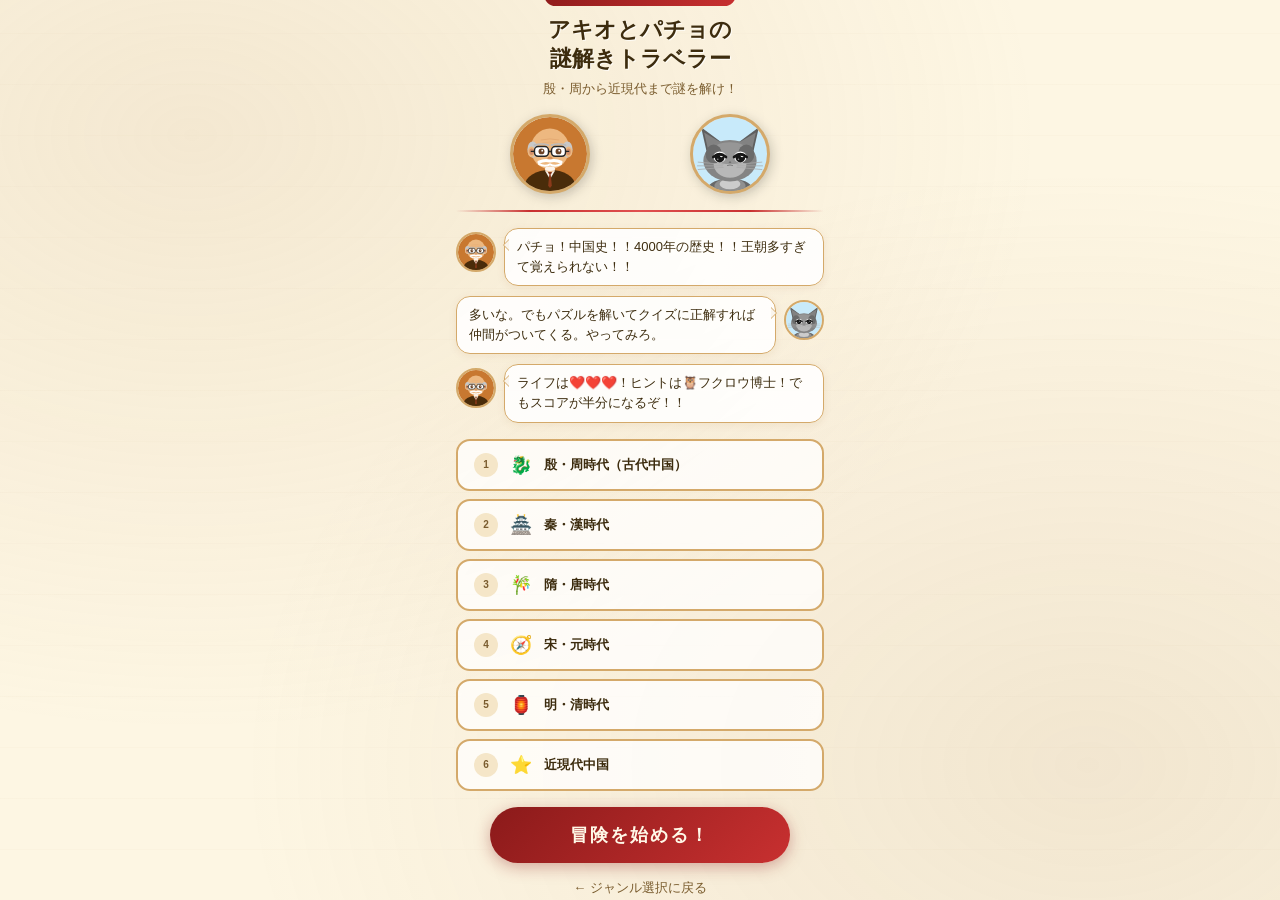
<file: AkioPachoQuiz/chinese-history.html>
<!DOCTYPE html>
<html lang="ja">
<head>
<meta charset="UTF-8">
<meta name="viewport" content="width=device-width, initial-scale=1.0, maximum-scale=1.0, user-scalable=no">
<title>アキオとパチョの謎解きトラベラー（中国史編）</title>
<style>
* { margin:0; padding:0; box-sizing:border-box; -webkit-tap-highlight-color:transparent; }
:root {
  --washi:#fdf6e3; --brown-dark:#3d2c0e; --brown-mid:#7a5c2e;
  --brown-light:#d4a96a; --brown-pale:#f5e6c8; --red-life:#e74c3c;
  --gold:#c8860a; --green-ok:#27ae60; --blue-hint:#2980b9;
}
html,body { height:100%; font-family:'Hiragino Maru Gothic ProN','Hiragino Sans','BIZ UDPGothic','Meiryo',sans-serif; background:var(--washi); color:var(--brown-dark); overflow:hidden; }
body::before { content:''; position:fixed; inset:0; background:radial-gradient(ellipse at 15% 15%,rgba(210,180,140,0.2) 0%,transparent 55%),radial-gradient(ellipse at 85% 85%,rgba(180,140,100,0.15) 0%,transparent 55%),repeating-linear-gradient(0deg,transparent,transparent 50px,rgba(160,120,80,0.025) 50px,rgba(160,120,80,0.025) 51px); pointer-events:none; z-index:0; }
.screen { position:fixed; inset:0; display:none; flex-direction:column; align-items:center; z-index:1; overflow-y:auto; overflow-x:hidden; -webkit-overflow-scrolling:touch; }
.screen.active { display:flex; }
#screen-opening { justify-content:center; padding:20px 16px; gap:16px; }
.opening-badge { display:inline-block; background:linear-gradient(135deg,#8b1a1a,#c83030); color:#fff8e7; font-size:11px; font-weight:bold; letter-spacing:2px; padding:4px 16px; border-radius:20px; margin-bottom:10px; }
.opening-title { font-size:22px; font-weight:bold; color:var(--brown-dark); line-height:1.3; text-shadow:1px 1px 0 rgba(255,255,255,0.8); }
.opening-sub { font-size:13px; color:var(--brown-mid); margin-top:6px; }
.deco-line { width:100%; max-width:400px; height:2px; background:linear-gradient(to right,transparent,#c83030 20%,#e05050 50%,#c83030 80%,transparent); border-radius:1px; }
.char-display { display:flex; justify-content:space-around; width:100%; max-width:360px; }
.op-bubbles { width:100%; max-width:400px; display:flex; flex-direction:column; gap:10px; }
.op-bubble { display:flex; gap:8px; align-items:flex-start; }
.op-bubble.right { flex-direction:row-reverse; }
.op-bubble-avatar { font-size:22px; flex-shrink:0; margin-top:4px; }
.op-bubble-text { background:rgba(255,255,255,0.88); border:1.5px solid var(--brown-light); border-radius:14px; padding:8px 12px; font-size:13px; color:var(--brown-dark); line-height:1.55; max-width:calc(100% - 44px); box-shadow:0 2px 8px rgba(139,69,19,0.08); position:relative; }
.op-bubble:not(.right) .op-bubble-text::before { content:''; position:absolute; left:-8px; top:10px; border:6px solid transparent; border-right-color:var(--brown-light); }
.op-bubble:not(.right) .op-bubble-text::after { content:''; position:absolute; left:-6px; top:11px; border:5px solid transparent; border-right-color:rgba(255,255,255,0.88); }
.op-bubble.right .op-bubble-text::before { content:''; position:absolute; right:-8px; top:10px; border:6px solid transparent; border-left-color:var(--brown-light); }
.op-bubble.right .op-bubble-text::after { content:''; position:absolute; right:-6px; top:11px; border:5px solid transparent; border-left-color:rgba(255,255,255,0.88); }
.stage-list { width:100%; max-width:400px; display:flex; flex-direction:column; gap:8px; }
.stage-item { background:rgba(255,255,255,0.75); border:2px solid var(--brown-light); border-radius:14px; padding:12px 16px; display:flex; align-items:center; gap:12px; font-size:13px; }
.stage-item .si-num { font-size:10px; font-weight:bold; color:var(--brown-mid); background:var(--brown-pale); border-radius:50%; width:24px; height:24px; display:flex; align-items:center; justify-content:center; flex-shrink:0; }
.stage-item .si-emoji { font-size:18px; }
.stage-item .si-era { font-weight:bold; }
.btn-start { background:linear-gradient(135deg,#8b1a1a,#c83030); color:#fff8e7; font-size:18px; font-weight:bold; padding:16px 48px; border:none; border-radius:30px; cursor:pointer; box-shadow:0 4px 16px rgba(139,26,26,0.35); letter-spacing:2px; transition:all 0.2s; width:100%; max-width:300px; }
.btn-start:active { transform:scale(0.97); }
#screen-game { padding:0; justify-content:flex-start; }
.game-header { width:100%; background:linear-gradient(180deg,#5c0a0a 0%,#8b1a1a 100%); padding:10px 14px 8px; display:flex; flex-direction:column; gap:6px; flex-shrink:0; }
.gh-top { display:flex; justify-content:space-between; align-items:center; }
.gh-stage-info { color:#f5e6c8; font-size:12px; font-weight:bold; }
.gh-lives { display:flex; gap:4px; font-size:18px; }
.gh-bottom { display:flex; justify-content:space-between; align-items:center; }
.gh-score { color:#f0d090; font-size:13px; font-weight:bold; }
.gh-score span { color:#ffd700; font-size:16px; }
.party-bar { width:100%; background:rgba(74,10,10,0.12); border-bottom:1px solid var(--brown-light); padding:6px 14px; display:flex; align-items:center; gap:6px; flex-shrink:0; min-height:40px; }
.party-label { font-size:10px; color:var(--brown-mid); font-weight:bold; flex-shrink:0; }
.party-members { display:flex; gap:4px; flex-wrap:wrap; }
.party-member { font-size:22px; animation:memberJoin 0.4s ease-out; }
@keyframes memberJoin { from{transform:scale(0) rotate(-180deg);opacity:0} to{transform:scale(1) rotate(0);opacity:1} }
.game-content { flex:1; width:100%; padding:12px 14px 16px; display:flex; flex-direction:column; gap:10px; overflow-y:auto; -webkit-overflow-scrolling:touch; }
.dialog-area { display:flex; flex-direction:column; gap:8px; }
.dialog-bubble { display:flex; gap:8px; align-items:flex-start; }
.dialog-bubble.right { flex-direction:row-reverse; }
.dialog-avatar { font-size:20px; flex-shrink:0; margin-top:4px; }
.dialog-text { background:rgba(255,255,255,0.88); border:1.5px solid var(--brown-light); border-radius:12px; padding:7px 11px; font-size:13px; line-height:1.5; max-width:calc(100% - 40px); box-shadow:0 2px 6px rgba(139,69,19,0.07); position:relative; }
.dialog-bubble:not(.right) .dialog-text::before { content:''; position:absolute; left:-7px; top:9px; border:5px solid transparent; border-right-color:var(--brown-light); }
.dialog-bubble:not(.right) .dialog-text::after { content:''; position:absolute; left:-5px; top:10px; border:4px solid transparent; border-right-color:rgba(255,255,255,0.88); }
.dialog-bubble.right .dialog-text::before { content:''; position:absolute; right:-7px; top:9px; border:5px solid transparent; border-left-color:var(--brown-light); }
.dialog-bubble.right .dialog-text::after { content:''; position:absolute; right:-5px; top:10px; border:4px solid transparent; border-left-color:rgba(255,255,255,0.88); }
.puzzle-box { background:rgba(255,255,255,0.82); border:2px solid var(--brown-light); border-radius:18px; padding:14px; box-shadow:0 3px 12px rgba(139,69,19,0.1); }
.puzzle-title { font-size:12px; font-weight:bold; color:var(--brown-mid); letter-spacing:1px; margin-bottom:8px; }
.puzzle-desc { font-size:13px; color:var(--brown-dark); line-height:1.6; margin-bottom:8px; }
.sort-area { display:flex; flex-direction:column; gap:10px; }
.sort-slot-label { font-size:10px; color:var(--brown-mid); text-align:center; margin-bottom:4px; }
.sort-slots { display:flex; gap:6px; justify-content:center; flex-wrap:wrap; min-height:44px; background:rgba(212,169,106,0.15); border:1.5px dashed var(--brown-light); border-radius:10px; padding:6px; align-items:center; }
.tile { background:linear-gradient(135deg,#fff8e7,#f5e6c8); border:2px solid var(--brown-light); border-radius:10px; min-width:40px; height:40px; padding:0 6px; display:flex; align-items:center; justify-content:center; font-size:16px; font-weight:bold; cursor:pointer; transition:all 0.15s; box-shadow:0 2px 6px rgba(139,69,19,0.15); user-select:none; color:var(--brown-dark); }
.tile:active { transform:scale(0.9); }
.tile.in-answer { background:linear-gradient(135deg,#fff3cd,#ffe08a); border-color:var(--gold); }
.riddle-text { background:rgba(255,248,210,0.95); border:2px solid var(--brown-light); border-radius:14px; padding:14px 16px; font-size:14px; line-height:1.75; color:var(--brown-dark); text-align:center; font-style:italic; margin-bottom:8px; }
.riddle-choices { display:flex; flex-direction:column; gap:8px; }
.riddle-choice { background:rgba(255,255,255,0.9); border:2px solid var(--brown-light); border-radius:12px; padding:11px 14px; font-size:14px; font-weight:bold; cursor:pointer; color:var(--brown-dark); display:flex; align-items:center; gap:10px; text-align:left; width:100%; }
.riddle-choice:active { transform:scale(0.98); }
.riddle-choice:disabled { cursor:default; }
.slide-grid { display:grid; gap:6px; }
.slide-grid-2x2 { grid-template-columns:repeat(2,1fr); }
.slide-tile { width:80px; height:80px; font-size:28px; font-weight:bold; display:flex; align-items:center; justify-content:center; border-radius:14px; cursor:pointer; user-select:none; transition:transform 0.1s, background 0.2s; }
.slide-tile.filled { background:linear-gradient(135deg,#fff8e7,#f5e6c8); border:2.5px solid var(--brown-light); box-shadow:0 3px 10px rgba(139,69,19,0.18); color:var(--brown-dark); }
.slide-tile.filled:active { transform:scale(0.93); }
.slide-tile.empty { background:rgba(212,169,106,0.1); border:2px dashed rgba(212,169,106,0.35); cursor:default; }
.slide-tile.in-place { border-color:var(--green-ok); background:linear-gradient(135deg,#eafaf1,#d5f5e3); }
.slide-tile.win-flash { background:linear-gradient(135deg,#d4edda,#a8d8a8); border-color:var(--green-ok); animation:correctPop 0.4s ease; }
.slide-moves { font-size:12px; color:var(--brown-mid); text-align:center; }
.opt-label { width:26px; height:26px; border-radius:50%; background:var(--brown-pale); display:flex; align-items:center; justify-content:center; font-size:12px; font-weight:bold; color:var(--brown-mid); flex-shrink:0; }
.correct { background:linear-gradient(135deg,#d4edda,#a8d8a8) !important; border-color:var(--green-ok) !important; }
.correct .opt-label { background:var(--green-ok); color:white; }
.wrong-ans { background:linear-gradient(135deg,#fde8e8,#f5b8b8) !important; border-color:var(--red-life) !important; }
.wrong-ans .opt-label { background:var(--red-life); color:white; }
.quiz-box { background:rgba(255,255,255,0.88); border:2px solid var(--gold); border-radius:18px; padding:14px; box-shadow:0 3px 14px rgba(139,69,19,0.12); animation:slideUp 0.35s ease; }
@keyframes slideUp { from{opacity:0;transform:translateY(20px)} to{opacity:1;transform:translateY(0)} }
.quiz-header { display:flex; justify-content:space-between; align-items:center; margin-bottom:10px; }
.quiz-label { font-size:11px; font-weight:bold; color:var(--gold); background:rgba(200,134,10,0.1); padding:3px 10px; border-radius:12px; }
.timer-ring { position:relative; width:44px; height:44px; flex-shrink:0; }
.timer-svg { transform:rotate(-90deg); width:44px; height:44px; }
.timer-track { fill:none; stroke:rgba(200,134,10,0.2); stroke-width:4; }
.timer-progress { fill:none; stroke:var(--gold); stroke-width:4; stroke-linecap:round; transition:stroke-dashoffset 1s linear, stroke 0.3s; }
.timer-text { position:absolute; inset:0; display:flex; align-items:center; justify-content:center; font-size:15px; font-weight:bold; color:var(--gold); }
.quiz-question { font-size:15px; font-weight:bold; color:var(--brown-dark); line-height:1.6; margin-bottom:12px; background:rgba(212,169,106,0.12); border-radius:10px; padding:10px 12px; }
.quiz-options { display:flex; flex-direction:column; gap:8px; }
.quiz-option { background:rgba(255,255,255,0.9); border:2px solid var(--brown-light); border-radius:12px; padding:11px 14px; font-size:14px; font-weight:bold; cursor:pointer; color:var(--brown-dark); text-align:left; display:flex; align-items:center; gap:10px; line-height:1.4; }
.quiz-option:active:not(:disabled) { transform:scale(0.98); }
.quiz-option:disabled { cursor:default; }
.hint-btn { background:linear-gradient(135deg,#1a5276,var(--blue-hint)); color:white; font-size:13px; font-weight:bold; padding:8px 16px; border:none; border-radius:20px; cursor:pointer; display:flex; align-items:center; gap:6px; }
.hint-btn:disabled { opacity:0.4; pointer-events:none; }
.hint-bubble { background:rgba(234,242,251,0.95); border:2px solid var(--blue-hint); border-radius:14px; padding:10px 14px; font-size:13px; color:#1a3a5c; line-height:1.5; display:none; animation:slideUp 0.3s ease; }
.hint-bubble.visible { display:block; }
.feedback-overlay { position:fixed; inset:0; display:none; flex-direction:column; align-items:center; justify-content:center; z-index:100; background:rgba(0,0,0,0.5); backdrop-filter:blur(3px); }
.feedback-overlay.visible { display:flex; }
.feedback-card { background:var(--washi); border-radius:24px; padding:28px 32px; text-align:center; box-shadow:0 8px 32px rgba(0,0,0,0.25); max-width:320px; width:90%; animation:popIn 0.35s cubic-bezier(0.175,0.885,0.32,1.275); }
@keyframes popIn { from{transform:scale(0.6);opacity:0} to{transform:scale(1);opacity:1} }
.btn-next { background:linear-gradient(135deg,#8b1a1a,#c83030); color:#fff8e7; font-size:16px; font-weight:bold; padding:13px 36px; border:none; border-radius:26px; cursor:pointer; box-shadow:0 4px 14px rgba(139,26,26,0.3); width:100%; }
.btn-next:active { transform:scale(0.97); }
.special-screen { width:100%; max-width:400px; padding:24px 16px 40px; display:flex; flex-direction:column; align-items:center; gap:16px; margin:0 auto; }
.special-emoji { font-size:72px; text-align:center; }
.special-title { font-size:26px; font-weight:bold; color:var(--brown-dark); text-align:center; line-height:1.3; }
.special-sub { font-size:14px; color:var(--brown-mid); text-align:center; }
.special-score { font-size:36px; font-weight:bold; color:var(--gold); text-align:center; }
.party-display { display:flex; gap:12px; justify-content:center; flex-wrap:wrap; font-size:36px; }
.btn-menu { background:rgba(255,255,255,0.8); border:2px solid var(--brown-light); color:var(--brown-dark); font-size:15px; font-weight:bold; padding:12px 32px; border-radius:24px; cursor:pointer; width:100%; max-width:280px; text-align:center; }
.mt8 { margin-top:8px; }
.text-center { text-align:center; }
.phase-label { font-size:11px; font-weight:bold; color:var(--brown-mid); background:var(--brown-pale); padding:3px 12px; border-radius:12px; display:inline-block; margin-bottom:6px; }
@keyframes correctPop { 0%{transform:scale(1)} 50%{transform:scale(1.2)} 100%{transform:scale(1)} }
@keyframes shake { 0%,100%{transform:translateX(0)} 25%{transform:translateX(-8px)} 75%{transform:translateX(8px)} }
.shake { animation:shake 0.4s ease; }
.score-pop { position:fixed; font-size:20px; font-weight:bold; color:var(--gold); pointer-events:none; z-index:200; animation:scoreFly 1.2s ease forwards; }
@keyframes scoreFly { 0%{opacity:1;transform:translateY(0) scale(1)} 100%{opacity:0;transform:translateY(-60px) scale(1.3)} }
.dialog-tap-hint { text-align:center; font-size:11px; color:var(--brown-mid); padding:6px 0; cursor:pointer; animation:pulse 1.2s ease-in-out infinite; user-select:none; -webkit-user-select:none; }
@keyframes pulse { 0%,100%{opacity:0.35} 50%{opacity:1} }
.char-big-img { width:80px; height:80px; border-radius:50%; object-fit:cover; object-position:top center; border:3px solid var(--brown-light); filter:drop-shadow(2px 3px 6px rgba(0,0,0,0.2)); animation:charFloat 3s ease-in-out infinite; flex-shrink:0; }
.char-big-img:last-child { animation-delay:1.5s; }
@keyframes charFloat { 0%,100%{transform:translateY(0)} 50%{transform:translateY(-6px)} }
.avatar-sm { width:40px; height:40px; border-radius:50%; object-fit:cover; object-position:top center; border:2px solid var(--brown-light); flex-shrink:0; background:var(--brown-pale); }
</style>
</head>
<body>

<div id="screen-opening" class="screen active">
  <div class="special-screen" style="padding-top:20px">
    <div style="text-align:center">
      <div class="opening-badge">知育謎解きRPG・中国史編</div>
      <div class="opening-title">アキオとパチョの<br>謎解きトラベラー</div>
      <div class="opening-sub">殷・周から近現代まで謎を解け！</div>
    </div>
    <div class="char-display" style="display:flex;justify-content:space-around;width:100%;max-width:360px">
      <img src="akio.svg" class="char-big-img" alt="アキオ">
      <img src="pacho.svg" class="char-big-img" alt="パチョ">
    </div>
    <div class="deco-line"></div>
    <div class="op-bubbles">
      <div class="op-bubble"><span class="op-bubble-avatar"><img src="akio.svg" class="avatar-sm" alt="アキオ"></span><div class="op-bubble-text">パチョ！中国史！！4000年の歴史！！王朝多すぎて覚えられない！！</div></div>
      <div class="op-bubble right"><span class="op-bubble-avatar"><img src="pacho.svg" class="avatar-sm" alt="パチョ"></span><div class="op-bubble-text">多いな。でもパズルを解いてクイズに正解すれば仲間がついてくる。やってみろ。</div></div>
      <div class="op-bubble"><span class="op-bubble-avatar"><img src="akio.svg" class="avatar-sm" alt="アキオ"></span><div class="op-bubble-text">ライフは❤️❤️❤️！ヒントは🦉フクロウ博士！でもスコアが半分になるぞ！！</div></div>
    </div>
    <div class="stage-list">
      <div class="stage-item"><div class="si-num">1</div><div class="si-emoji">🐉</div><div class="si-era">殷・周時代（古代中国）</div></div>
      <div class="stage-item"><div class="si-num">2</div><div class="si-emoji">🏯</div><div class="si-era">秦・漢時代</div></div>
      <div class="stage-item"><div class="si-num">3</div><div class="si-emoji">🎋</div><div class="si-era">隋・唐時代</div></div>
      <div class="stage-item"><div class="si-num">4</div><div class="si-emoji">🧭</div><div class="si-era">宋・元時代</div></div>
      <div class="stage-item"><div class="si-num">5</div><div class="si-emoji">🏮</div><div class="si-era">明・清時代</div></div>
      <div class="stage-item"><div class="si-num">6</div><div class="si-emoji">⭐</div><div class="si-era">近現代中国</div></div>
    </div>
    <button class="btn-start" onclick="startGame()">冒険を始める！</button>
    <a href="quiz-genre.html" style="font-size:13px;color:var(--brown-mid);text-decoration:none;">← ジャンル選択に戻る</a>
  </div>
</div>

<div id="screen-game" class="screen">
  <div class="game-header">
    <div class="gh-top">
      <div class="gh-stage-info" id="stage-label">ステージ 1 / 6</div>
      <div class="gh-lives" id="lives-display">❤️❤️❤️</div>
    </div>
    <div class="gh-bottom">
      <div class="gh-score">スコア <span id="score-display">0</span></div>
      <button class="hint-btn" id="hint-btn" onclick="useHint()">🦉 ヒント</button>
    </div>
  </div>
  <div class="party-bar"><div class="party-label">仲間：</div><div class="party-members" id="party-members"></div></div>
  <div class="game-content" id="game-content"></div>
</div>

<div id="screen-clear" class="screen">
  <div class="special-screen">
    <div class="special-emoji" id="clear-emoji">🎉</div>
    <div class="special-title" id="clear-title">ステージクリア！</div>
    <div class="op-bubbles" id="clear-bubbles" style="width:100%;max-width:380px"></div>
    <div class="party-display" id="clear-party"></div>
    <div class="special-score" id="clear-score"></div>
    <button class="btn-next" id="btn-clear-next">次のステージへ →</button>
    <button class="btn-menu" onclick="goMenu()">← タイトルに戻る</button>
  </div>
</div>

<div id="screen-gameover" class="screen">
  <div class="special-screen">
    <div class="special-emoji">💀</div>
    <div class="special-title">ゲームオーバー</div>
    <div class="op-bubbles" style="width:100%;max-width:380px">
      <div class="op-bubble right"><span class="op-bubble-avatar"><img src="pacho.svg" class="avatar-sm" alt="パチョ"></span><div class="op-bubble-text">…中国4000年の歴史は深い。また挑め。</div></div>
      <div class="op-bubble"><span class="op-bubble-avatar"><img src="akio.svg" class="avatar-sm" alt="アキオ"></span><div class="op-bubble-text">天の意志だ！もう一度チャンスを！！</div></div>
    </div>
    <div class="special-score" id="go-score"></div>
    <button class="btn-start" onclick="startGame()">もう一度挑戦！</button>
    <button class="btn-menu" onclick="goMenu()">← タイトルに戻る</button>
  </div>
</div>

<div id="screen-result" class="screen">
  <div class="special-screen">
    <div class="special-emoji">🏆</div>
    <div class="special-title">全ステージ制覇！</div>
    <div class="op-bubbles" style="width:100%;max-width:380px">
      <div class="op-bubble"><span class="op-bubble-avatar"><img src="akio.svg" class="avatar-sm" alt="アキオ"></span><div class="op-bubble-text">やった！中国史の謎を全部解いたぞ！！！</div></div>
      <div class="op-bubble right"><span class="op-bubble-avatar"><img src="pacho.svg" class="avatar-sm" alt="パチョ"></span><div class="op-bubble-text">素直に認める。よくやった。…ちょっとだけな。</div></div>
    </div>
    <div class="special-sub">集めた仲間たち</div>
    <div class="party-display" id="result-party"></div>
    <div class="special-score" id="result-score"></div>
    <button class="btn-start" onclick="startGame()">もう一度遊ぶ</button>
    <button class="btn-menu" onclick="goMenu()">← ジャンル選択に戻る</button>
  </div>
</div>

<div class="feedback-overlay" id="feedback-overlay">
  <div class="feedback-card">
    <div style="font-size:56px;margin-bottom:8px" id="fb-emoji"></div>
    <div style="font-size:22px;font-weight:bold;color:var(--brown-dark);margin-bottom:6px" id="fb-title"></div>
    <div style="font-size:13px;color:var(--brown-mid);margin-bottom:16px;line-height:1.5" id="fb-sub"></div>
    <button class="btn-next" onclick="closeFeedback()">続ける →</button>
  </div>
</div>

<script>
const STAGES = [
  {
    id:1, era:"殷・周時代", emoji:"🐉", bgColor:"rgba(180,140,60,0.08)",
    member:{ emoji:"🐉", name:"竜神", msg:"古代の知恵を授けよう！" },
    openingDialogs:[
      {who:"akio", text:"中国史！！甲骨文字！！殷！！孔子！！4000年の重み！！"},
      {who:"pacho", text:"落ち着け。甲骨文字が何に使われたか言えるか？"},
      {who:"akio", text:"占い！！亀の甲羅や骨に刻んだ！！漢字の起源！！"}
    ],
    puzzlePools:[
      [
        { type:"sort", label:"🔤 タイルパズル", instruction:"ヒントを読んでタイルを正しい順に並べ替えよう！",
          question:"古代中国文明を育てた「中国の母なる川」の名前を並べよ！",
          chars:["こ","う","か"], answer:["こ","う","か"], displayAnswer:"黄河（こうか）",
          explanation:"黄河！古代中国文明（黄河文明）の発祥地。殷・周・秦・漢などの王朝がこの流域を中心に発展した。",
          quiz:{ question:"黄河文明に関して最も正しいものはどれか？",
            options:["黄河流域に成立し殷王朝が甲骨文字を使用した中国最古の文明の一つ","ナイル川流域に成立しピラミッド・スフィンクスを建造した文明","チグリス・ユーフラテス川流域に成立しハンムラビ法典を制定した文明","インダス川流域に成立しモヘンジョ・ダロなどの計画都市を建設した文明"],
            correct:0, explanation:"黄河文明は四大文明の一つ！長江文明とあわせて中国文明の源流。殷王朝では甲骨文字・青銅器文化が栄え、周王朝では封建制度・礼制が整備された。" } },
        { type:"slide", label:"🎮 スライドパズル", instruction:"タイルをスライドして問題のテーマを完成させよう！",
          question:"殷時代に亀甲・獣骨に刻まれた文字で現代漢字の起源「漢字（かんじ）」を作れ！",
          word:["か","ん","じ"], cols:2, rows:2, hint_word:"漢字（かんじ）",
          explanation:"かんじ＝漢字！甲骨文字→金文→篆書→隷書→楷書という変遷で現代の漢字へ発展した。",
          quiz:{ question:"甲骨文字について最も正しいものはどれか？",
            options:["殷時代に占いで使われた亀甲・獣骨の文字で現代漢字の起源","古代メソポタミアで粘土板に記された楔形文字の別名","古代エジプトで神殿の壁に描かれたヒエログリフの日本語訳","古代インドで仏典記録のために作られたサンスクリット文字"],
            correct:0, explanation:"甲骨文字は殷代の占いの記録！亀の甲羅や牛の肩甲骨に刻まれた。1899年に発見され漢字の起源として世界的に重要な遺産だ。" } },
        { type:"riddle", label:"🧩 謎解きクイズ", instruction:"謎を解いて問題のテーマを導き出そう！",
          riddle:"わたしは紀元前6〜5世紀の中国の思想家だ。「仁」と「礼」を中心とした思想を説き、弟子たちとの対話が「論語」にまとめられた。儒教の始祖として東アジア全体に大きな影響を与えた。わたしは誰？",
          choices:["孔子","老子","孟子","荘子"], correctIdx:0,
          explanation:"孔子（前551〜479年）！「仁・礼・義・智・信」を中心とする儒教の祖。弟子3000人。「論語」は弟子が孔子の言行を記録したものだ。",
          quiz:{ question:"儒教の特徴として最も正しいものはどれか？",
            options:["孔子が仁・礼を中心に説いた道徳・政治思想で漢代以降に国教化され東アジアに広まった","老子・荘子が無為自然を説いた自然哲学で後に道教として発展した","韓非子・商鞅が法律による統治を説いた法家思想で秦の統一に貢献した","墨子が兼愛・非攻を説いた平和主義思想で戦国時代に広まった"],
            correct:0, explanation:"儒教は孔子が創始し孟子・荀子が発展させた！漢の武帝が五経博士を置いて国教化。朝鮮・日本・ベトナムなど東アジア全体の政治・社会・文化に深く影響を与えた。" } },
        { type:"riddle", label:"🧩 謎解きクイズ", instruction:"謎を解いて問題のテーマを導き出そう！",
          riddle:"わたしは中国の古代王朝だ。黄河流域を支配し甲骨文字を使用した。青銅器文化が発達し農耕と牧畜が行われた。封建制度を整えた周によって滅ぼされた。わたしは何王朝（別名：商）？",
          choices:["殷（商）","周","秦","漢"], correctIdx:0,
          explanation:"殷（商）！中国史で最初に史実として確認された王朝（前16〜11世紀頃）。甲骨文字・青銅器が特徴。",
          quiz:{ question:"殷（商）王朝の特徴として最も正しいものはどれか？",
            options:["甲骨占いで政治を行い青銅器文化が発達した中国で最初に史実として確認される王朝","始皇帝が中国を初めて統一し万里の長城と兵馬俑を造った王朝","儒教を国教とし西域へのシルクロードを開いた大帝国","科挙制度を確立し長安を国際都市として発展させた統一王朝"],
            correct:0, explanation:"殷は中国最古の史実王朝！甲骨文字の解読により史実として証明された。周（前11世紀〜前256年）は封建制を整備し儒教の理想的な時代とされる礼制社会を作った。" } }
      ],
      [
        { type:"sort", label:"🔤 タイルパズル", instruction:"ヒントを読んでタイルを正しい順に並べ替えよう！",
          question:"現代漢字の起源となった古代中国の文字体系を並べよ！（7文字）",
          chars:["こ","う","か","ぶ","ん","め","い"], answer:["こ","う","か","ぶ","ん","め","い"], displayAnswer:"黄河文明（こうかぶんめい）",
          explanation:"黄河文明！殷・周・秦・漢などが発展した古代中国文明の発祥地。甲骨文字・青銅器・封建制など東アジア文明の源流となった。",
          quiz:{ question:"黄河文明と長江文明の違いとして最も正しいものはどれか？",
            options:["黄河文明は殷・周など初期王朝の中心で政治文化が発達し、長江文明は稲作発祥地として農業文化が発達した","黄河文明は農業中心、長江文明は牧畜中心でそれぞれ独立した文明を形成した","黄河文明と長江文明は全く別の民族が担い互いに交流は一切なかった","長江文明が黄河文明より1000年以上古く中国文明の唯一の発祥地だ"],
            correct:0, explanation:"黄河文明（殷・周・春秋戦国の政治・思想文化）vs長江文明（稲作農業・江南文化）。古代は別々に発展したが後に融合し多様な中国文明を形成した。長江流域の稲作が日本にも伝わった。" } },
        { type:"slide", label:"🎮 スライドパズル", instruction:"タイルをスライドして問題のテーマを完成させよう！",
          question:"周代に確立された礼儀・儀礼を重んじる思想「礼制（れいせい）」の最初3文字を作れ！",
          word:["れ","い","せ"], cols:2, rows:2, hint_word:"礼制（れいせい）",
          explanation:"礼制！周王朝が確立した礼・楽を中心とした社会秩序の体系。孔子が理想の政治体制として「周の礼」を復興しようとした。",
          quiz:{ question:"周王朝（前11世紀〜前256年）の特徴として最も正しいものはどれか？",
            options:["殷を滅ぼして封建制を整備し礼制を確立した。春秋・戦国時代に分裂した","甲骨文字を発明し青銅器文化で繁栄した中国最古の史実王朝","始皇帝が郡県制で全国を統一した法家思想による中央集権国家","儒教を国教化しシルクロードで西方と交易した",""],
            correct:0, explanation:"周の封建制：天子（周王）が諸侯に土地を与え忠誠・軍役を誓わせる制度。しかし春秋時代（前770〜前403年）に諸侯が自立し東周（洛邑）が名目的存在に→戦国時代（前403〜前221年）へ。" } },
        { type:"riddle", label:"🧩 謎解きクイズ", instruction:"謎を解いて問題のテーマを導き出そう！",
          riddle:"わたしは孟子の思想の核心だ。孟子は「人間の本性はもともと善だ」と主張した。また「民が最も重く、社稷（国家）がこれに次ぎ、君は軽い」という民本思想も説いた。孟子の性善説と民本思想を指す言葉は？",
          choices:["性善説・民本思想（孟子）","性悪説・礼による統治（荀子）","法による統治・賞罰の徹底（法家）","無為自然・小国寡民（老子・道家）"], correctIdx:0,
          explanation:"孟子！「惻隠・羞悪・辞譲・是非の心」が人間の本性。「天命は徳のある者に従う（易姓革命）」も重要。孟母三遷の故事が有名。",
          quiz:{ question:"諸子百家のうち法家の特徴として最も正しいものはどれか？",
            options:["法律による厳格な統治と賞罰の徹底を主張し秦の統一に貢献した韓非子・商鞅らの思想","仁・礼を中心に道徳的な政治を説いた孔子・孟子の儒家思想","無為自然を説き人工的な制度を否定した老子・荘子の道家思想","兼愛・非攻を説いて戦争否定・博愛を主張した墨子の墨家思想"],
            correct:0, explanation:"法家！秦の李斯・商鞅・韓非子が代表。「法治主義・信賞必罰」を主張。人の善性より制度と規則で統治すべきと主張した。秦の統一に理論的基礎を提供したが秦の崩壊後に儒家に取って代わられた。" } },
        { type:"riddle", label:"🧩 謎解きクイズ", instruction:"謎を解いて問題のテーマを導き出そう！",
          riddle:"わたしは老子が始めた思想で「道（タオ）」に従い無為自然に生きることを説く。人工的な制度・礼制を否定し自然の流れに任せることを理想とした。後に道教という宗教に発展した。わたしは何思想？",
          choices:["道家（道教の前身）","儒家","法家","墨家"], correctIdx:0,
          explanation:"道家！老子の「道徳経（老子）」と荘子の「荘子」が根本文献。「無為自然（作為なく自然に従う）」「小国寡民（小さな国が理想）」を説いた。後に道教として宗教化した。",
          quiz:{ question:"諸子百家が出現した春秋・戦国時代の社会背景として最も正しいものはどれか？",
            options:["周王朝の権威が衰え諸侯が争う動乱期に各思想家が理想の社会像を競った","秦の始皇帝が思想の自由を保障したため多様な思想が花開いた","唐王朝の繁栄期に帝国の安定を祝うため学問が奨励され思想が発展した","漢の武帝が五経博士を置いて儒教を国教化したことで百家が競い合った"],
            correct:0, explanation:"諸子百家の背景：周の封建制崩壊→戦国七雄の争い→富国強兵を求める諸侯が知識人を招聘（食客制度）→各思想家が自分の思想で諸侯の登用を目指した。儒・道・法・墨・兵（孫子）・名・農・陰陽など多様。" } }
      ],
      [
        { type:"sort", label:"🔤 タイルパズル", instruction:"ヒントを読んでタイルを正しい順に並べ替えよう！",
          question:"中国文明が生み出した文字の体系の名称を並べよ！（7文字）",
          chars:["か","ん","じ","の","き","げ","ん"], answer:["か","ん","じ","の","き","げ","ん"], displayAnswer:"漢字の起源（かんじのきげん）",
          explanation:"漢字の起源は甲骨文字！殷代に占いに使われた最古の文字。金文→篆書→隷書→楷書・行書・草書へと変遷。世界で最も多くの人が使用する表意文字体系だ。",
          quiz:{ question:"漢字の変遷として最も正しいものはどれか？",
            options:["甲骨文字（殷）→金文（周）→篆書（秦が統一）→隷書（漢）→楷書（現代）という流れ","楷書（殷）→隷書（周）→篆書（秦）→金文（漢）→甲骨文字（現代）という逆の流れ","甲骨文字はアルファベットに発展し現代の漢字は別の起源を持つ","漢字は漢の武帝が一から発明し科挙のために普及させた"],
            correct:0, explanation:"漢字の歴史：甲骨文字（殷・占い）→金文（周・青銅器銘文）→篆書（秦・度量衡統一文字）→隷書（漢・実用化）→楷書（唐・現在の形に近い）。始皇帝の文字統一が現代漢字の基礎を作った。" } },
        { type:"slide", label:"🎮 スライドパズル", instruction:"タイルをスライドして問題のテーマを完成させよう！",
          question:"殷王朝の神権政治で使用された占いの文字「甲骨（こうこつ）」の最初3文字を作れ！",
          word:["こ","う","こ"], cols:2, rows:2, hint_word:"甲骨（こうこつ）文字",
          explanation:"こうこつ＝甲骨！殷王は亀甲・牛骨に火を当てて亀裂のパターンで神意を占い、その結果を甲骨文字で刻んだ。1899年以降に大量発見され現代に至る。",
          quiz:{ question:"甲骨文字が発見・解読された経緯として最も正しいものはどれか？",
            options:["1899年に清朝の学者王懿栄が薬材の「竜骨」から発見し解読が進んだ","ロゼッタストーンと同様に多言語対照表が発見されて即座に解読された","20世紀の考古学的発掘で大量発見されコンピュータで解読された","マルコ・ポーロが元代に採集した竜骨がヨーロッパで解読された"],
            correct:0, explanation:"甲骨文字の発見物語！1899年清朝の王懿栄が北京の薬屋で売られていた「竜骨（古代の骨）」に文字を発見。殷墟（河南省安陽）の発掘→約15万片の甲骨が発見→現在約5000字が確認、解読済みは約1500字。" } },
        { type:"riddle", label:"🧩 謎解きクイズ", instruction:"謎を解いて問題のテーマを導き出そう！",
          riddle:"わたしは孔子の弟子たちの言行録だ。「子曰く（しいわく）」から始まる短い文が多く、孔子の教えや弟子との対話が記録されている。儒教の最も重要な経典の一つで東アジア全体で読み継がれてきた。わたしは何？",
          choices:["論語（ろんご）","詩経","書経","易経"], correctIdx:0,
          explanation:"論語！孔子の弟子が孔子の言行を記録した書。「学びて思わざれば則ち罔し（まなびておもわざればすなわちくらし）」「温故知新」など有名な言葉が多い。",
          quiz:{ question:"論語に記された孔子の教えの核心として最も正しいものはどれか？",
            options:["仁（他者への思いやり）と礼（社会的礼儀）に基づく道徳的な政治・社会秩序の実現","無為自然（人工的な制度を否定し自然に従う）という老子的な思想","法律と賞罰による厳格な統治で社会の秩序を維持するという法家思想","兼愛（あらゆる人を平等に愛する）と非攻（戦争否定）という墨家思想"],
            correct:0, explanation:"孔子の核心思想：「仁」（愛・思いやり）と「礼」（社会的礼節・儀礼）の実践。「克己復礼（自分に打ち克ち礼に立ち返る）」「仁者愛人（仁のある人は他者を愛する）」が重要。" } },
        { type:"riddle", label:"🧩 謎解きクイズ", instruction:"謎を解いて問題のテーマを導き出そう！",
          riddle:"わたしは周代の中国に現れた封建制度の一形態だ。天子（周王）が諸侯に封土を与え、諸侯は臣下（卿大夫）に封土を与える重層的な土地支配体制だ。諸侯の自立化により春秋・戦国時代に崩壊した。わたしは何制度？",
          choices:["封建制度（ほうけんせいど）","郡県制（ぐんけんせい）","均田制（きんでんせい）","科挙制（かきょせい）"], correctIdx:0,
          explanation:"中国の封建制！周代に整備され天子→諸侯→卿大夫→士という主従関係で成立。春秋時代に諸侯が独立化→戦国時代に実質的に崩壊。秦の始皇帝が郡県制に転換した。",
          quiz:{ question:"秦の始皇帝が周の封建制を廃止して導入した地方支配制度として最も正しいものはどれか？",
            options:["郡県制（地方を郡・県に分け中央から官僚を派遣して直接統治）","科挙制（試験で官僚を選抜する制度）","均田制（農民に土地を均等分配する制度）","荘園制（大土地所有者が農奴を支配する制度）"],
            correct:0, explanation:"郡県制！秦の始皇帝が封建制を廃止して導入。全国を36郡（後に40郡以上）に分け中央から郡守・県令を派遣して直接統治。これが中央集権国家の基礎。漢は郡国制（封建制と郡県制の折衷）を採用した。" } }
      ]
    ],
    quiz:{ question:"甲骨文字は何時代のものか？", options:["殷時代","周時代","秦時代","漢時代"], correct:0, explanation:"甲骨文字は殷時代の占いの文字だ。" },
    clearDialogs:[
      {who:"akio", text:"竜神仲間になった！！中国の守護獣！！最強！！"},
      {who:"pacho", text:"次は秦漢だ。始皇帝が待ってるぞ。"}
    ],
    hint:"黄河文明・殷（甲骨文字・青銅器）・周（封建制・礼制）・孔子（儒教）の流れを考えよ🦉"
  },
  {
    id:2, era:"秦・漢時代", emoji:"🏯", bgColor:"rgba(120,80,40,0.07)",
    member:{ emoji:"👑", name:"皇帝", msg:"天下統一の力を授けよう！" },
    openingDialogs:[
      {who:"akio", text:"秦の始皇帝！！中国初統一！！万里の長城！！兵馬俑！！すごすぎる！！"},
      {who:"pacho", text:"始皇帝は何年に中国を統一したか言えるか？"},
      {who:"akio", text:"前221年！！初めて皇帝の称号使った！！"}
    ],
    puzzlePools:[
      [
        { type:"sort", label:"🔤 タイルパズル", instruction:"ヒントを読んでタイルを正しい順に並べ替えよう！",
          question:"中国を初めて統一し「皇帝」の称号を定めた秦の支配者の最初3文字を並べよ！",
          chars:["し","こ","う"], answer:["し","こ","う"], displayAnswer:"始皇（しこう）帝",
          explanation:"始皇帝（嬴政）！前221年に中国初統一。郡県制・度量衡・文字・貨幣の統一を断行。万里の長城の原型整備・兵馬俑も有名だ。",
          quiz:{ question:"秦の始皇帝が行った政策として最も正しいものはどれか？",
            options:["郡県制による中央集権化・度量衡・文字・貨幣の統一・万里の長城整備を実施した","儒教を国教として採用し五経博士を置いて学問を奨励した","シルクロードを開き大月氏・匈奴と外交関係を結んだ","科挙制度を設け能力主義で官僚を選抜する制度を整備した"],
            correct:0, explanation:"始皇帝の業績：①郡県制（地方を直接支配）②法家思想による統治③度量衡・文字・貨幣の統一④焚書坑儒（思想統制）⑤万里の長城整備⑥兵馬俑造営。短命（前221〜206年）に終わった。" } },
        { type:"slide", label:"🎮 スライドパズル", instruction:"タイルをスライドして問題のテーマを完成させよう！",
          question:"北方遊牧民族の侵入を防ぐため秦代に原型が作られた建造物「万里（まんり）の長城」の最初3文字を作れ！",
          word:["ま","ん","り"], cols:2, rows:2, hint_word:"万里（まんり）の長城",
          explanation:"万里の長城！秦の始皇帝が原型を整備し明代に現在の姿に大規模整備された。全長約2万km。",
          quiz:{ question:"漢の武帝の政策として最も正しいものはどれか？",
            options:["儒教を官学として採用し張騫を西域に派遣してシルクロードを開いた","焚書坑儒で思想を統制し万里の長城を建設した法家的専制君主","科挙制度を創設し試験で官僚を選抜する制度を初めて導入した","鄭和を率いて南海遠征を行いアフリカ東岸まで到達した"],
            correct:0, explanation:"漢の武帝の業績：①儒教の国教化（五経博士設置）②張騫の西域派遣→シルクロード開拓③匈奴遠征④塩・鉄・酒の専売制。前漢の最盛期を作った偉大な皇帝だ！" } },
        { type:"riddle", label:"🧩 謎解きクイズ", instruction:"謎を解いて問題のテーマを導き出そう！",
          riddle:"わたしは前漢の武帝が派遣した外交官だ。前139年に月氏との同盟交渉のため西域へ旅立ち13年後に帰国した。シルクロード開通に貢献し西域の情報をもたらした。わたしは誰？",
          choices:["張騫","玄奘三蔵","鄭和","マルコ・ポーロ"], correctIdx:0,
          explanation:"張騫！前漢の武帝が匈奴包囲のため大月氏との同盟を目指して派遣。苦難の末に帰国。シルクロード開拓の先駆者となった。",
          quiz:{ question:"シルクロードの歴史的意義として最も正しいものはどれか？",
            options:["中国の絹・陶磁器が西方に、ガラス・仏教・イスラム教などが東方に伝わる文明交流の道","中国とインドを結ぶ海上交易路で香辛料貿易の中心となった","モンゴル帝国が西征した軍事ルートで東西交通を支配した","鄭和の大航海で発見されたアフリカまでの航路の呼称"],
            correct:0, explanation:"シルクロードは東西文明の大動脈！中国から：絹・陶磁器・紙・火薬。西から：仏教・イスラム教・ガラス器・ブドウ。草原の道・海の道とあわせて文明交流の主軸だ。" } },
        { type:"riddle", label:"🧩 謎解きクイズ", instruction:"謎を解いて問題のテーマを導き出そう！",
          riddle:"わたしは秦の始皇帝が行った政策だ。法家思想以外の書物を焼き（焚書）、儒学者などを生き埋めにした（坑儒）。思想統制の象徴として後世に批判された。この政策の名称は何？",
          choices:["焚書坑儒","科挙","均田制","租庸調"], correctIdx:0,
          explanation:"焚書坑儒！前213・212年。法家の李斯の進言を受け実施。多くの古典が失われた。秦の暴政の象徴とされる。",
          quiz:{ question:"焚書坑儒（秦）と儒教国教化（漢の武帝）の対比として最も正しいものはどれか？",
            options:["秦が法家思想で儒教を弾圧したのに対し漢の武帝が儒教を国教化し思想の大転換が起きた","秦も漢も儒教を国教として採用し思想統制を行った同様の専制政治だった","漢の武帝が焚書坑儒を行い秦の始皇帝が儒教を復活させた逆の歴史","秦と漢はどちらも道家思想を採用し儒教は弾圧された"],
            correct:0, explanation:"秦（法家・焚書坑儒）→漢（初期は道家・無為政治）→武帝（儒教国教化）という流れが重要！儒教が中国の国家思想の中心になったのは漢の武帝以降。この転換が東アジア文化圏の形成につながった。" } }
      ],
      [
        { type:"sort", label:"🔤 タイルパズル", instruction:"ヒントを読んでタイルを正しい順に並べ替えよう！",
          question:"前221年に中国初統一を果たした「皇帝」号の創始者を並べよ！（7文字）",
          chars:["し","ょ","う","こ","う","て","い"], answer:["し","ょ","う","こ","う","て","い"], displayAnswer:"始皇帝（しょうこうてい）",
          explanation:"始皇帝！「三皇五帝」の「皇」と「帝」を合わせた「皇帝」号を自ら創始。「始」は最初の意味で「万世まで続く帝国の初代」という意図があった。",
          quiz:{ question:"始皇帝が断行した度量衡・文字・貨幣統一の歴史的意義として最も正しいものはどれか？",
            options:["異なる尺度・文字・通貨を持つ六国を統合し中国全土で共通の経済・行政基盤を作った","六国の文化の多様性を保護しながら政治的統一のみを達成した","度量衡統一は失敗し各地域がバラバラな基準を使い続けた","漢の武帝が実際に統一を行い始皇帝の統一は名目的なものにすぎなかった"],
            correct:0, explanation:"始皇帝の統一政策：①度量衡統一→物品の交換・税収管理が容易に②文字統一（篆書）→全国共通の行政文書③貨幣統一（半両銭）→全国市場の形成。これらが後の中国の統一国家としての基盤となった。" } },
        { type:"slide", label:"🎮 スライドパズル", instruction:"タイルをスライドして問題のテーマを完成させよう！",
          question:"前221年に中国を統一し始皇帝となった人物の最初3文字を作れ！",
          word:["し","こ","う"], cols:2, rows:2, hint_word:"始皇（しこう）帝",
          explanation:"しこう＝始皇帝！秦王嬴政が前221年に中国統一を達成し「始皇帝」を名乗った。秦は15年で崩壊したが郡県制・法律など後の王朝に継承された制度を残した。",
          quiz:{ question:"前漢の高祖（劉邦）が秦を継いで建国した際の特徴として最も正しいものはどれか？",
            options:["農民出身の劉邦が項羽との内戦に勝利し前202年に漢を建国した","始皇帝の死後に即位した秦の皇族が漢王朝を創建した","農民反乱の李淵が唐王朝を建国する以前の前漢を指す","楚の貴族出身の項羽が漢を建国し劉邦は地方諸侯にとどまった"],
            correct:0, explanation:"漢の高祖（劉邦）！農民出身というのが革命的！秦末の農民反乱（陳勝・呉広の乱）を経て楚の名門出身の項羽（武将）と農民出身の劉邦が天下を争い（楚漢戦争）、劉邦が勝利して前202年に漢を建国した。" } },
        { type:"riddle", label:"🧩 謎解きクイズ", instruction:"謎を解いて問題のテーマを導き出そう！",
          riddle:"わたしは古代中国の郡国制・郡県制の問題点を解決するために漢代に始まった制度だ。儒教経典の知識を試す試験によって官僚候補者を推薦・選抜する。科挙の先駆けとなった郷挙里選の時代から発展した。これは何制度？",
          choices:["察挙制（さっきょせい）","科挙制（かきょせい）","九品中正制（きゅうひんちゅうせいせい）","官位相当制（かんいそうとうせい）"], correctIdx:0,
          explanation:"察挙制！漢代の官僚選抜制度。地方官が有能な人材を推薦する制度。魏晋南北朝時代に九品中正制（貴族重視）に変わり、隋唐で科挙（試験）に発展した。",
          quiz:{ question:"中国の官僚選抜制度の変遷として最も正しいものはどれか？",
            options:["察挙制（漢・推薦）→九品中正制（魏晋・家柄）→科挙（隋唐〜清・試験）という変遷","科挙（漢・試験）→察挙制（唐・推薦）→九品中正制（清・家柄）という逆の変遷","始皇帝が科挙を創設し2000年以上続いたが清末に廃止された","官僚選抜制度は存在せず世襲のみで官僚が決まった"],
            correct:0, explanation:"官僚選抜の変遷：察挙制（漢・地方官が推薦）→九品中正制（魏晋南北朝・家柄で9等級に分類→貴族制の固定化）→科挙（隋の煬帝・唐で発展→能力主義の実現）→科挙廃止（1905年・清朝末）。" } },
        { type:"riddle", label:"🧩 謎解きクイズ", instruction:"謎を解いて問題のテーマを導き出そう！",
          riddle:"わたしは漢代に確立した歴史書の形式だ。司馬遷が著した「史記」で初めて体系化された。本紀（皇帝の年代記）・表・書・世家・列伝という形式で構成された。後の「二十四史」の範型となった。わたしは何という歴史書の様式？",
          choices:["紀伝体（きでんたい）","編年体（へんねんたい）","国別体（こくべつたい）","政書体（せいしょたい）"], correctIdx:0,
          explanation:"紀伝体！司馬遷「史記」で確立された中国歴史書の様式。人物を中心に歴史を記述する。「史記」→「漢書」（班固）→以降の正史すべてがこの様式を採用した。",
          quiz:{ question:"司馬遷の「史記」について最も正しいものはどれか？",
            options:["前漢の武帝時代に成立した黄帝から武帝まで3000年を記した最初の通史（紀伝体）","唐代に成立した唐王朝の正式な歴史書（官撰史書）","孔子が春秋時代の歴史を記した最初の中国歴史書（編年体）","宋代の司馬光が著した北宋以前1362年の通史「資治通鑑」のこと"],
            correct:0, explanation:"史記！全130篇・526500字の大著。太史令（宮廷の歴史記録官）だった司馬遷が宮刑（去勢）を受けながらも完成させた。「天下の公平な書」として後世に高く評価された中国最初の通史だ。" } }
      ],
      [
        { type:"sort", label:"🔤 タイルパズル", instruction:"ヒントを読んでタイルを正しい順に並べ替えよう！",
          question:"漢の武帝が前漢の最盛期に行った重要政策の一つを並べよ！（6文字）",
          chars:["か","ん","の","ぶ","て","い"], answer:["か","ん","の","ぶ","て","い"], displayAnswer:"漢の武帝（かんのぶてい）",
          explanation:"漢の武帝（前141〜前87年）！儒教国教化・シルクロード開拓・匈奴遠征など多大な業績。「武」の諡号が示す通り積極的な対外政策を展開した。",
          quiz:{ question:"漢の武帝と秦の始皇帝の政策の比較として最も正しいものはどれか？",
            options:["始皇帝は法家で儒教を弾圧、武帝は儒教を国教化した対照的な文化政策だった","始皇帝も武帝も儒教を国教化し法律による統治を行った同様の政策をとった","武帝が中国を初統一し始皇帝が儒教を国教化したという事実と逆の理解","始皇帝も武帝も万里の長城建設と科挙制度創設という同じ業績を持つ"],
            correct:0, explanation:"始皇帝（法家・焚書坑儒・中央集権）vs武帝（儒教国教化・郡国制維持・積極外交）。どちらも強大な帝国を作ったが思想的基盤が正反対！漢の初期は「無為政治（老子的）」で回復を図り武帝で積極化した。" } },
        { type:"slide", label:"🎮 スライドパズル", instruction:"タイルをスライドして問題のテーマを完成させよう！",
          question:"長さ約2万kmといわれる北方防衛の建造物「万里の長城」の最初3文字を作れ！",
          word:["ち","ょ","う"], cols:2, rows:2, hint_word:"長城（ちょうじょう）",
          explanation:"長城！秦→漢→明と各王朝が増築した北方防衛の建造物。現在の姿は明代の整備によるもの。ヴェルヌサイユ条約後の「竹のカーテン（冷戦）」になぞらえられることもある。",
          quiz:{ question:"万里の長城を各時代で整備した目的の変遷として最も正しいものはどれか？",
            options:["秦は匈奴防衛・明は北方遊牧民（モンゴル）防衛と各時代の北方勢力に対応した","万里の長城は秦の始皇帝が一度に建設し後の王朝は維持しただけ","長城は観光目的で清朝が建設し防衛目的はほとんどなかった","日本の防衛のために建設された東アジア共通の軍事要塞"],
            correct:0, explanation:"長城の歴史：秦（匈奴防衛）→漢（拡張・シルクロード保護）→唐（廃れる）→宋（北方防衛力不足で失地）→明（倭寇・北虜に対抗・煉瓦製の現在の形に整備）。現在は世界文化遺産。" } },
        { type:"riddle", label:"🧩 謎解きクイズ", instruction:"謎を解いて問題のテーマを導き出そう！",
          riddle:"わたしは前206年に農民反乱軍のリーダーとなり楚の項羽と天下を争い前202年に漢を建国した人物だ。農民出身ながら巧みな人材登用で勝利した。「四面楚歌（しめんそか）」で知られる項羽との対比でも有名だ。わたしは誰？",
          choices:["劉邦（高祖）","項羽","始皇帝","呂不韋"], correctIdx:0,
          explanation:"劉邦（漢の高祖）！農民出身の英雄。「四面楚歌」は追い詰められた項羽の状況を表す成語。劉邦は人材（張良・韓信・蕭何）を使いこなす才能で名門貴族の項羽に勝った。",
          quiz:{ question:"楚漢戦争（前206〜202年）で劉邦が項羽に勝利した要因として最も正しいものはどれか？",
            options:["有能な部下（張良の謀略・韓信の軍事・蕭何の行政）の登用と民心獲得が勝因","劉邦が項羽より兵力・物資で圧倒的に優位だったことが決定的だった","劉邦が秦の始皇帝の後継者として正統性を持っていたためだった","項羽が戦場での勝利に集中した一方劉邦が外交で全諸侯の支持を得た"],
            correct:0, explanation:"劉邦勝利の要因：①三傑の登用（張良・韓信・蕭何）②「約法三章」で民心掌握（秦の厳しい法律を廃止）③民を大切にする政策④項羽の残虐な政策（大量虐殺）への民の反発。人材活用が歴史を変えた。" } },
        { type:"riddle", label:"🧩 謎解きクイズ", instruction:"謎を解いて問題のテーマを導き出そう！",
          riddle:"わたしは紀元前から中国の歴史書に登場する北方遊牧民族だ。漢代に勢力が最大となり万里の長城の北に強大な帝国を築いた。漢の高祖が大敗し和親策（冒頓単于への歳貢）をとらざるを得なかった。わたしは何族？",
          choices:["匈奴（きょうど）","突厥（とっけつ）","女真（じょしん）","モンゴル（蒙古）"], correctIdx:0,
          explanation:"匈奴！チンギス・ハンのモンゴルに先立つ最初の北方遊牧民大帝国。漢の武帝が張騫の外交と衛青・霍去病の軍事で反撃し衰退させた。一部は西走しフン族となりローマを脅かしたとも言われる。",
          quiz:{ question:"漢が匈奴に対してとった政策の変遷として最も正しいものはどれか？",
            options:["高祖の和親政策（歳貢）→文景の治（内政充実）→武帝の積極的軍事遠征で匈奴を衰退させた","始皇帝が匈奴を完全に滅ぼし長城の北方は安定した","漢は常に匈奴に劣勢で最終的に漢が滅亡するまで支配された","武帝が最初から積極的に匈奴を攻撃し初代皇帝の頃から優勢だった"],
            correct:0, explanation:"漢vs匈奴の変遷：高祖（白登山の戦いで大敗→和親・歳貢）→文帝・景帝（経済回復・軍事力蓄積）→武帝（衛青・霍去病を派遣→匈奴を漠北へ追い払い）。シルクロード確保のためインド・西域への遠征も連動した。" } }
      ]
    ],
    quiz:{ question:"秦の始皇帝が統一したのは何年か？", options:["前221年","前206年","前202年","前141年"], correct:0, explanation:"前221年に秦の始皇帝が六国を滅ぼして中国を統一した。" },
    clearDialogs:[
      {who:"akio", text:"皇帝仲間に！！天下統一の力をもらった！！"},
      {who:"pacho", text:"次は隋唐だ。シルクロードが最盛期を迎えるぞ。"}
    ],
    hint:"始皇帝（秦）の統一政策と、漢の武帝（儒教国教化・シルクロード開拓）を比較して覚えよ🦉"
  },
  {
    id:3, era:"隋・唐時代", emoji:"🎋", bgColor:"rgba(60,100,60,0.07)",
    member:{ emoji:"🎎", name:"遣唐使", msg:"大陸の知恵を日本へ！" },
    openingDialogs:[
      {who:"akio", text:"唐！！長安！！国際都市！！シルクロードの終点！！最高すぎる！！"},
      {who:"pacho", text:"日本は遣唐使を何人くらい送ったか知ってるか？"},
      {who:"akio", text:"約260年間で20回近く！！遣唐使船は危険な旅！！"},
      {who:"pacho", text:"よく知ってるな。問題いくぞ。"}
    ],
    puzzlePools:[
      [
        { type:"sort", label:"🔤 タイルパズル", instruction:"ヒントを読んでタイルを正しい順に並べ替えよう！",
          question:"日本が7〜9世紀に唐の文化を学ぶため派遣した使節団の名称を並べよ！",
          chars:["け","ん","と","う"], answer:["け","ん","と","う"], displayAnswer:"遣唐（けんとう）使",
          explanation:"遣唐使！630年から894年（菅原道真の建議で廃止）まで計20回近く派遣。律令制度・仏教・漢字・文学・美術など多くの文化が日本にもたらされた。",
          quiz:{ question:"遣唐使が日本にもたらしたものとして最も正しいものはどれか？",
            options:["律令制度・仏教・漢字・音楽・美術など日本の政治・文化の基盤を形成した","火薬・羅針盤・活版印刷などの技術が日本に伝わり産業革命の基礎となった","儒教のみが伝わりその他の文化交流は行われなかった","遣唐使は全て失敗し日本には何も伝わらなかった"],
            correct:0, explanation:"遣唐使の成果は膨大！律令（大宝律令のモデル）・仏教（奈良の大仏）・漢字（万葉仮名→ひらがな）・音楽（雅楽）・美術・建築様式など。894年に菅原道真の建議で廃止された。" } },
        { type:"slide", label:"🎮 スライドパズル", instruction:"タイルをスライドして問題のテーマを完成させよう！",
          question:"隋代に始まり唐代に発展した試験で官僚を選抜する制度「科挙（かきょ）」を作れ！",
          word:["か","き","ょ"], cols:2, rows:2, hint_word:"科挙（かきょ）",
          explanation:"科挙！隋の煬帝が創設し唐代に発展。家柄でなく学力で官僚を登用する画期的制度。1905年まで約1300年間続いた。",
          quiz:{ question:"科挙制度の特徴と歴史的意義として最も正しいものはどれか？",
            options:["家柄でなく試験成績で官僚を選抜する能力主義で貴族制を打破し約1300年続いた","魏・晋時代の九品中正制（家柄重視）を強化した貴族向けの選抜制度","明代に始まり清朝末期まで続いたが隋唐時代には存在しなかった","科挙は日本にも導入され奈良・平安時代の官僚制度の根幹となった"],
            correct:0, explanation:"科挙は世界史上画期的な制度！隋（煬帝）→唐（精緻化）→宋（殿試・糊名法）→明清（八股文）と発展し1905年廃止まで約1300年。ヨーロッパの近代文官制度にも影響を与えた。" } },
        { type:"riddle", label:"🧩 謎解きクイズ", instruction:"謎を解いて問題のテーマを導き出そう！",
          riddle:"わたしは唐代の僧侶だ。629年に長安を出発しインドまで旅し仏典を持ち帰った。帰国後に大量の仏典を翻訳した。「西遊記」の三蔵法師のモデルとされる。わたしは誰？",
          choices:["玄奘（三蔵法師）","鑑真","空海","行基"], correctIdx:0,
          explanation:"玄奘！629〜645年にインドへ旅し657部の仏典を持ち帰った。「大唐西域記」は当時の中央アジア・インドの貴重な記録だ。",
          quiz:{ question:"仏教が中国・日本へ伝わった経緯として最も正しいものはどれか？",
            options:["インド→シルクロード（中央アジア）→中国（漢代）→朝鮮半島→日本（6世紀）と伝播した","インドから海路で日本に直接伝わりその後中国に逆輸入された","唐の玄奘がインドからもたらした後に朝鮮を経ずに日本に伝わった","イスラム教の伝来とともに仏教も中東経由でヨーロッパ・中国・日本に伝わった"],
            correct:0, explanation:"仏教の東伝：インド（ガウタマ・シッダールタ・前5世紀頃）→中央アジア→中国（後漢時代・1世紀頃）→朝鮮（4世紀）→日本（6世紀・538年または552年説）。玄奘はさらに深い理解のためインドへ逆行した。" } },
        { type:"riddle", label:"🧩 謎解きクイズ", instruction:"謎を解いて問題のテーマを導き出そう！",
          riddle:"わたしは唐の時代に中国史上唯一の女性皇帝となった人物だ。高宗の皇后から実権を握り690年に「周」を建国した。科挙を整備し有能な人材を登用した。わたしは誰？",
          choices:["則天武后（武則天）","楊貴妃","西太后","卑弥呼"], correctIdx:0,
          explanation:"則天武后！中国史上唯一の女性皇帝。科挙を整備し殿試を設置。厳格な統治で恐れられたが有能な人材も多く登用した。",
          quiz:{ question:"唐代の長安の特徴として最も正しいものはどれか？",
            options:["人口100万を超える世界最大の都市で日本の遣唐使・ソグド商人・ペルシア人が共存した","長安は唐代に人口50万の中規模都市として中国内陸の商業の中心だった","長安はキリスト教のみを国教として他の宗教を徹底的に排除した","長安は海港都市として海上シルクロードの起点となった"],
            correct:0, explanation:"唐の長安は人口100万を超える世界最大の都市！日本の遣唐使・新羅・ソグド商人・ペルシア人・インド人・景教（キリスト教ネストリウス派）徒が共存した。正倉院の宝物がその国際性を示している。" } }
      ],
      [
        { type:"sort", label:"🔤 タイルパズル", instruction:"ヒントを読んでタイルを正しい順に並べ替えよう！",
          question:"隋代に創設された試験による官僚選抜制度の名称を並べよ！（6文字）",
          chars:["か","き","ょ","せ","い","ど"], answer:["か","き","ょ","せ","い","ど"], displayAnswer:"科挙制度（かきょせいど）",
          explanation:"科挙制度！貴族の家柄ではなく儒教経典などの試験の成績で官僚を選抜する能力主義制度。隋の煬帝が創設し唐・宋・明・清と続いた。",
          quiz:{ question:"科挙が廃止（1905年）された理由として最も正しいものはどれか？",
            options:["欧米列強との近代化競争で儒教経典重視の教育が近代科学技術習得の障害となったため","太平天国の乱後に洋務運動で科挙は即座に廃止された","明治維新の影響を受けた清朝が日本式教育制度に転換したため","辛亥革命で清朝が崩壊したと同時に科挙も廃止された"],
            correct:0, explanation:"科挙廃止（1905年）の背景：日清戦争敗北→変法自強・戊戌の変法（1898年）→義和団事件→光緒新政で近代的教育（洋学・理工系）への転換が必要と判断。1000年以上続いた制度の廃止は大改革だった。" } },
        { type:"slide", label:"🎮 スライドパズル", instruction:"タイルをスライドして問題のテーマを完成させよう！",
          question:"唐の長安（現在の西安）とならぶ隋・唐の国際都市として「長安（ちょうあん）」の最初3文字を作れ！",
          word:["ち","ょ","う"], cols:2, rows:2, hint_word:"長安（ちょうあん）",
          explanation:"長安！現在の西安（陝西省）。隋・唐の都として繁栄した国際都市。日本の平城京・平安京は長安を模範として建設された計画都市だ。",
          quiz:{ question:"唐の開元の治（712〜756年・玄宗皇帝の前半）について最も正しいものはどれか？",
            options:["玄宗の前半は名宰相の登用で政治が安定し文化・経済が最盛期を迎えた","則天武后の死後すぐに唐が滅亡し五代十国の分裂期に入った","開元の治は唐の創業者・太宗（李世民）の時代の治世の呼称","玄宗後半の楊貴妃への溺愛・安史の乱が唐の衰退を招いた"],
            correct:0, explanation:"玄宗前半（開元の治）→唐の全盛期：李白・杜甫などの詩人、仏教・道教の発展。しかし後半は楊貴妃（かいひ）への溺愛→安禄山（辺境の武将）の反乱（安史の乱・755〜763年）→唐の衰退が始まった。" } },
        { type:"riddle", label:"🧩 謎解きクイズ", instruction:"謎を解いて問題のテーマを導き出そう！",
          riddle:"わたしは唐代に「詩聖」と呼ばれた詩人だ。安史の乱の動乱期を生き社会の矛盾や民衆の苦しみを詩に詠んだ。「春望」「北征」など写実的な詩で知られ李白と並び称される。わたしは誰？",
          choices:["杜甫（とほ）","李白（りはく）","王維（おうい）","白居易（はっきょい）"], correctIdx:0,
          explanation:"杜甫！「詩聖」と呼ばれ社会批判・民衆の苦しみを詠んだ。李白は「詩仙」と呼ばれ自由奔放な詩風。唐詩は日本にも大きな影響を与え和歌の発展にも貢献した。",
          quiz:{ question:"唐代の詩人・李白と杜甫の比較として最も正しいものはどれか？",
            options:["李白（詩仙・自由奔放・酒と自然）と杜甫（詩聖・社会批判・民衆の苦しみ）が対照的","李白が社会批判の詩を書き杜甫が自由奔放な酒と自然を詠んだ逆の関係","二人は同じ文学スタイルを持ち唐詩の様式を共同で確立した","李白は宋代・杜甫は漢代の詩人で時代が全く異なる"],
            correct:0, explanation:"唐詩の二大巨星：李白（「詩仙」・701〜762年）と杜甫（「詩聖」・712〜770年）は同時代の友人！李白は月・酒・仙境を詠む浪漫的詩風、杜甫は安史の乱の混乱・庶民の苦しみを詠む写実的詩風。" } },
        { type:"riddle", label:"🧩 謎解きクイズ", instruction:"謎を解いて問題のテーマを導き出そう！",
          riddle:"わたしは618年に唐を建国した人物だ。隋の煬帝の暴政（大運河建設・高句麗遠征の失敗）で乱れた中国を再統一した。息子の太宗（李世民）が「貞観の治」として有名な善政を行った。わたしは誰？",
          choices:["李淵（高祖）","李世民（太宗）","武則天（則天武后）","玄宗（李隆基）"], correctIdx:0,
          explanation:"李淵（高祖・566〜635年）！隋の地方長官から反乱を起こし618年に長安で唐を建国した。息子の李世民（後の太宗）に帝位を譲り「貞観の治」へ。",
          quiz:{ question:"唐の太宗（李世民）の「貞観の治」について最も正しいものはどれか？",
            options:["名君・名宰相（房玄齢・杜如晦）の組み合わせで政治が安定し唐の基盤が確立された","太宗は軍事専制君主として異民族を弾圧し純粋な漢民族国家を目指した","貞観の治は宋の太祖が行った政治改革の別称で唐とは関係ない","太宗は仏教を廃止して儒教のみを国教として採用した"],
            correct:0, explanation:"貞観の治（627〜649年）！「歴史を鑑（かがみ）として現在の政治を正す」ため「貞観政要」が編纂された。太宗が臣下の諫言を受け入れた開明的な統治。周辺諸民族から「天可汗（てんかがん）」と尊称された。" } }
      ],
      [
        { type:"sort", label:"🔤 タイルパズル", instruction:"ヒントを読んでタイルを正しい順に並べ替えよう！",
          question:"唐代に中国史上唯一の女性皇帝となった人物の称号を並べよ！（7文字）",
          chars:["そ","く","て","ん","ぶ","こ","う"], answer:["そ","く","て","ん","ぶ","こ","う"], displayAnswer:"則天武后（そくてんぶこう）",
          explanation:"則天武后（武則天・690〜705年在位）！唐の高宗の皇后から実権を握り「武周」を建国。科挙を改革し殿試を創設。唐の最盛期（開元の治）への橋渡しをした。",
          quiz:{ question:"則天武后の科挙改革として最も正しいものはどれか？",
            options:["皇帝が直接試験を行う殿試を創設し科挙合格者が天子の門生となる制度を確立した","科挙を廃止して貴族の推薦のみで官僚を採用する九品中正制に戻した","科挙の試験内容を儒教から仏教経典中心に変更した","科挙合格者を全員処刑して旧貴族勢力の力を借りて統治した"],
            correct:0, explanation:"則天武后の政治的貢献：①殿試の創設（皇帝が直接最終試験を行い合格者が「天子の門生」となる）②下層出身の有能な人材を積極登用③律令の整備。反面、側近政治・恐怖政治の面もあった。" } },
        { type:"slide", label:"🎮 スライドパズル", instruction:"タイルをスライドして問題のテーマを完成させよう！",
          question:"科挙で評価された儒教の知識を持つ官僚・知識人階層「学問（がくもん）」の最初3文字を作れ！",
          word:["が","く","も"], cols:2, rows:2, hint_word:"学問（がくもん）",
          explanation:"唐代の科挙制度は儒教経典の学問を中心とした試験で官僚を選抜した。合格者は「進士」などの称号を得て高官への道が開かれた。",
          quiz:{ question:"唐代のシルクロード交易の担い手として最も重要な民族はどれか？",
            options:["ソグド人（イラン系の中央アジア商人）が東西貿易の中心的役割を果たした","漢民族が中国商品をすべて直接ヨーロッパまで運んだ","ローマ商人が唐の長安まで来て直接取引した","モンゴル人が陸路交易を独占してシルクロードを管理した"],
            correct:0, explanation:"ソグド人！イラン系の中央アジア民族（現在のウズベキスタン・サマルカンド周辺）が東西交易の担い手。絹・金銀・宝石・香辛料を運びながら長安にも多数居住した。唐の国際性を支えた存在だ。" } },
        { type:"riddle", label:"🧩 謎解きクイズ", instruction:"謎を解いて問題のテーマを導き出そう！",
          riddle:"わたしは隋の煬帝が建設した中国の大運河だ。江南（長江流域）の物資を華北の洛陽・北京へ運ぶため建設された。全長約2500kmに及び多くの農民が強制労働に駆り出された。隋の滅亡を招いた大工事でもある。わたしは何？",
          choices:["大運河（だいうんが）","万里の長城","シルクロード","黄河水路"], correctIdx:0,
          explanation:"大運河！隋の煬帝（在位604〜618年）が建設。食料・物資の南北輸送を可能にし長江と黄河を結んだ。強制労働による民衆の疲弊が隋の急速な崩壊の一因となった。",
          quiz:{ question:"隋の煬帝の大運河建設と高句麗遠征の歴史的意義として最も正しいものはどれか？",
            options:["長期的には中国の南北統合と農業物資の輸送に貢献したが短期的には民衆の負担が隋の崩壊を招いた","大運河建設と高句麗遠征の両方が成功し隋は200年以上続く繁栄を築いた","大運河は失敗で全く機能せず隋崩壊後に唐が一から建設した","高句麗遠征が大成功となり朝鮮半島全土を隋の領土に組み込んだ"],
            correct:0, explanation:"隋の煬帝の功罪：功→大運河（中国の南北一体化・後世の経済的基盤）、罪→3度の高句麗遠征失敗・農民への重税・強制労働→農民反乱→隋崩壊（618年）。「功業は万世に及び、罪は一世に満つ」と評される。" } },
        { type:"riddle", label:"🧩 謎解きクイズ", instruction:"謎を解いて問題のテーマを導き出そう！",
          riddle:"わたしは755年から763年まで続いた唐の内乱だ。辺境の節度使（軍事長官）だった安禄山と史思明が反乱を起こした。玄宗皇帝は長安を捨てて逃亡し、この乱以後唐の中央集権体制は崩れ始めた。わたしは何の乱？",
          choices:["安史の乱（あんしのらん）","黄巣の乱","三藩の乱","太平天国の乱"], correctIdx:0,
          explanation:"安史の乱（755〜763年）！唐の衰退の転換点。玄宗が楊貴妃への溺愛で政治を疎かにした結果を象徴する。この後、節度使の割拠・宦官政治・農民反乱が続き907年に唐は滅亡した。",
          quiz:{ question:"安史の乱が唐の歴史に与えた影響として最も正しいものはどれか？",
            options:["唐の中央集権体制が崩れ節度使が地方で自立するなど唐の衰退が決定的となった","安史の乱で唐が完全に滅亡し五代十国の分裂期が始まった","安史の乱後に唐は急速に復興し玄宗の後継者が全盛期を回復した","安史の乱で日本の遣唐使が廃止され両国の交流が完全に途絶えた"],
            correct:0, explanation:"安史の乱後の唐：①節度使の勢力拡大（地方分権化）②宦官による政治専横③塩の密売商人・農民反乱の頻発（黄巣の乱・875〜884年）→907年に朱全忠が唐を滅ぼし五代十国時代（907〜960年）へ。" } }
      ]
    ],
    quiz:{ question:"科挙を創設した王朝は？", options:["隋（煬帝）","漢（武帝）","秦（始皇帝）","唐（太宗）"], correct:0, explanation:"科挙は隋の煬帝が創設し唐代に発展した。" },
    clearDialogs:[
      {who:"akio", text:"遣唐使仲間になった！！長安に行きたい！！"},
      {who:"pacho", text:"1300年前に廃城だ。次は宋元、モンゴルが来るぞ。"}
    ],
    hint:"科挙（隋で創設・唐で発展）・遣唐使（630〜894年）・玄奘（インドへの仏教求法）の3本柱を覚えよ🦉"
  },
  {
    id:4, era:"宋・元時代", emoji:"🧭", bgColor:"rgba(60,80,140,0.07)",
    member:{ emoji:"🧭", name:"航海士", msg:"羅針盤で世界を導こう！" },
    openingDialogs:[
      {who:"akio", text:"宋！！羅針盤！！火薬！！活版印刷！！全部中国発祥！！"},
      {who:"pacho", text:"そして元でモンゴルが中国を統一する。チンギス・ハンを知ってるか？"},
      {who:"akio", text:"知ってる！！世界最大の陸上帝国！！"}
    ],
    puzzlePools:[
      [
        { type:"sort", label:"🔤 タイルパズル", instruction:"ヒントを読んでタイルを正しい順に並べ替えよう！",
          question:"チンギス・ハンが率いてユーラシア大陸を席巻した遊牧民族の名前を並べよ！",
          chars:["も","う","こ"], answer:["も","う","こ"], displayAnswer:"蒙古（もうこ）",
          explanation:"蒙古（モンゴル）！チンギス・ハン（1206年統一）が建国した大帝国。孫のフビライ・ハンが中国を統一して元（1271年）を建国した。",
          quiz:{ question:"モンゴル帝国の最盛期について最も正しいものはどれか？",
            options:["チンギス・ハンが統一しオゴタイ・フビライらの時代にユーラシア大陸の大半を支配した","始皇帝が中国を統一した後に西域まで遠征して建設した漢民族の大帝国","匈奴が漢を滅ぼして建てた北方遊牧民族による最初の中国統一王朝","清の乾隆帝の時代に清朝が最大版図に達した満州族の大帝国"],
            correct:0, explanation:"モンゴル帝国は人類史上最大の連続した領土を持つ帝国！チンギス・ハン→オゴタイ（金を滅ぼす）→フビライ（元を建国・南宋を滅ぼして中国統一）。東欧からアジアまで支配した。" } },
        { type:"slide", label:"🎮 スライドパズル", instruction:"タイルをスライドして問題のテーマを完成させよう！",
          question:"宋代に世界で初めて普及した通貨「紙幣（しへい）」を作れ！",
          word:["し","へ","い"], cols:2, rows:2, hint_word:"紙幣（しへい）",
          explanation:"紙幣！宋代に交子・会子などの紙幣が世界で最初に普及。商業の発展を支えた。元代には交鈔が全国に流通した。",
          quiz:{ question:"宋代の技術・文化について最も正しいものはどれか？",
            options:["紙幣・羅針盤・火薬・活版印刷など世界史を変えた発明が実用化・普及した","宋代に鉄砲・蒸気機関が発明されヨーロッパの産業革命より早く工業化した","宋代に絹織物生産が始まりシルクロードで初めて西方に輸出された","宋代は農業のみが発展し商業・手工業は厳しく規制された"],
            correct:0, explanation:"宋代の四大発明実用化：①火薬（火器）②羅針盤（航海）③活版印刷（情報革命・ヨーロッパのグーテンベルクより400年前）④紙幣。商業が大発展し庶民文化も栄えた。" } },
        { type:"riddle", label:"🧩 謎解きクイズ", instruction:"謎を解いて問題のテーマを導き出そう！",
          riddle:"わたしは13世紀のヴェネツィア出身の商人だ。元のフビライ・ハンに仕え中国に17年間滞在した。帰国後「東方見聞録」を口述し日本を「黄金の国ジパング」と紹介した。わたしは誰？",
          choices:["マルコ・ポーロ","コロンブス","バスコ・ダ・ガマ","玄奘三蔵"], correctIdx:0,
          explanation:"マルコ・ポーロ！元の大都（北京）に滞在し「東方見聞録」で中国・日本の富を紹介。コロンブスもこの本を読んでアジアを目指したとされる。",
          quiz:{ question:"「東方見聞録」がヨーロッパに与えた影響として最も正しいものはどれか？",
            options:["アジアの豊かさを紹介し大航海時代の探検意欲・コロンブスのアジア航海計画に影響した","モンゴルの脅威を伝えヨーロッパ諸国が防衛同盟を結ぶきっかけとなった","中国の火薬技術がヨーロッパに伝わりすぐに鉄砲・大砲が実用化された","仏教がヨーロッパに広まるきっかけとなり十字軍を終結させた"],
            correct:0, explanation:"「東方見聞録」はコロンブスが読んでいたことが知られ、アジアの豊富な金・香辛料への憧れが大航海時代を促進！「ジパング（日本）に金が溢れる」という記述がコロンブスをアジア行きに向かわせた。" } },
        { type:"riddle", label:"🧩 謎解きクイズ", instruction:"謎を解いて問題のテーマを導き出そう！",
          riddle:"わたしは元の皇帝フビライ・ハンが1274年と1281年に行った日本への軍事遠征だ。鎌倉幕府に大きな打撃を与えたが台風（神風）により失敗した。わたしは何と呼ばれる？",
          choices:["元寇（蒙古襲来）","十字軍遠征","アヘン戦争","壬辰倭乱"], correctIdx:0,
          explanation:"元寇！文永の役（1274年）と弘安の役（1281年）。御家人への恩賞不足が鎌倉幕府衰退の一因となった。",
          quiz:{ question:"元寇が日本に与えた影響として最も正しいものはどれか？",
            options:["御家人への恩賞が不十分で御家人の不満が蓄積し鎌倉幕府衰退の一因となった","元軍が日本を征服し元の属国として100年間支配された","台風（神風）の奇跡的な勝利で鎌倉幕府の権威が高まり盤石となった","元寇に勝利した後対外貿易が始まり日本の経済が急成長した"],
            correct:0, explanation:"元寇後の問題：外敵を退けたが新たな土地が得られず御家人に恩賞を出せない→御家人の幕府離れ→永仁の徳政令（1297年）で悪化→南北朝の動乱→室町幕府へ。" } }
      ],
      [
        { type:"sort", label:"🔤 タイルパズル", instruction:"ヒントを読んでタイルを正しい順に並べ替えよう！",
          question:"チンギス・ハンが建国したユーラシア大陸を支配した大帝国の名称を並べよ！（7文字）",
          chars:["も","う","こ","て","い","こ","く"], answer:["も","う","こ","て","い","こ","く"], displayAnswer:"蒙古帝国（もうこていこく）",
          explanation:"蒙古帝国（モンゴル帝国）！1206年チンギス・ハンが建国。最大版図はヨーロッパ東部からアジア太平洋岸まで及んだ人類史上最大の連続した領土を持つ帝国。",
          quiz:{ question:"チンギス・ハン（1162〜1227年）の業績として最も正しいものはどれか？",
            options:["モンゴル諸部族を統一し中央アジア・ペルシア・北中国まで征服した大帝国の創始者","中国南部の南宋を征服して初めて中国全土を統一したモンゴルの皇帝","モンゴル帝国が最大版図に達した時代のハンで「元」を建国した","ジャムチ（駅伝制度）を創設してモンゴル帝国の長距離通信網を整備した"],
            correct:0, explanation:"チンギス・ハンの業績：①モンゴル諸部族統一（1206年・クリルタイ）②西夏・金・中央アジアを征服③ジャムチ（駅伝通信）整備④ヤサ（法典）制定⑤文字（ウイグル文字採用）。孫のフビライが元を建国。" } },
        { type:"slide", label:"🎮 スライドパズル", instruction:"タイルをスライドして問題のテーマを完成させよう！",
          question:"宋代に発明された航海の方向を知るための道具「羅針盤（らしんばん）」の最初3文字を作れ！",
          word:["ら","し","ん"], cols:2, rows:2, hint_word:"羅針盤（らしんばん）",
          explanation:"羅針盤！中国で磁石の性質を利用して発明。宋代に実用化され航海に使用された。イスラム商人を通じてヨーロッパに伝わり大航海時代を可能にした。",
          quiz:{ question:"中国の四大発明（火薬・羅針盤・活版印刷・紙）がヨーロッパに与えた影響として最も正しいものはどれか？",
            options:["羅針盤→大航海時代・火薬→軍事革命・活版印刷→宗教改革という歴史的変化をもたらした","四大発明はヨーロッパには伝わらずアジア内で使用されたのみだった","四大発明はすべて同時期にヨーロッパに伝わり一気に近代化が進んだ","中国の発明はモンゴル帝国によって破壊されヨーロッパが独自に再発明した"],
            correct:0, explanation:"四大発明のヨーロッパへの影響：羅針盤（大航海時代・コロンブス等の航海を可能に）・火薬（封建制の崩壊・騎士階級の凋落）・活版印刷（宗教改革・ルネサンスの普及・グーテンベルク）・紙（知識の普及）。" } },
        { type:"riddle", label:"🧩 謎解きクイズ", instruction:"謎を解いて問題のテーマを導き出そう！",
          riddle:"わたしは宋代に発展した儒教の新しい学問体系だ。儒教の経典を形而上学的・哲学的に解釈し、「理（り）」が宇宙・人間の根本だと主張した。朱熹が集大成した。日本の江戸時代に朱子学として官学となった。わたしは何学？",
          choices:["朱子学（宋学）","陽明学","漢学","道学"], correctIdx:0,
          explanation:"朱子学（宋学）！朱熹（1130〜1200年）が集大成。「理気説」（理が形而上の原理、気が物質）・「格物致知」（物事を究めて知識を得る）が核心。日本では江戸幕府の官学となった。",
          quiz:{ question:"朱子学が日本に与えた影響として最も正しいものはどれか？",
            options:["江戸幕府が朱子学を官学として採用し身分秩序（士農工商）の正当化に利用した","朱子学は日本に伝わらず日本独自の神道思想が発展した","朱子学は鎌倉時代にすぐに廃れ江戸時代には全く影響を与えなかった","朱子学の代わりに陽明学が日本の官学となり武士道の基礎となった"],
            correct:0, explanation:"朱子学と日本：①江戸幕府の官学として採用（「異学の禁」で他の儒学派を制限）②身分秩序（名分論）の正当化③「五倫五常」が武士道・家族制度の基礎に④水戸学・尊王攘夷思想への影響⑤明治維新の思想的背景。" } },
        { type:"riddle", label:"🧩 謎解きクイズ", instruction:"謎を解いて問題のテーマを導き出そう！",
          riddle:"わたしはモンゴル帝国のフビライ・ハンが元を建国した際に置いた宿駅・通信制度だ。一定距離ごとに馬と食料を備えた宿駅を置き公文書・使者を高速で伝達した。パスポート（牌子）を持つ者が無料で利用できた。わたしは何制度？",
          choices:["ジャムチ（駅伝制）","科挙制度","均田制","租庸調制"], correctIdx:0,
          explanation:"ジャムチ！モンゴル語で「交通路」の意味。全帝国に網の目のように広げた宿駅システムで情報・物資の高速輸送を可能にした。マルコ・ポーロも利用した。",
          quiz:{ question:"モンゴル帝国の統治政策「パクス・モンゴリカ（モンゴルの平和）」の特徴として最も正しいものはどれか？",
            options:["ジャムチ制度・宗教的寛容・商人保護により東西交流が活発化した13〜14世紀の平和","モンゴル民族のみを優遇し征服民族を徹底的に差別した閉鎖的な統治","モンゴル帝国の支配下ではすべての交易が禁止された","ペストの流行により東西交流が停滞した時期の皮肉な呼称"],
            correct:0, explanation:"パクス・モンゴリカ（13〜14世紀）：①ジャムチ（駅伝制）による東西通信②宗教的寛容（イスラム教・キリスト教・仏教を許容）③商人保護（パスポートの発行）→マルコ・ポーロの旅が可能になった。ただしペスト（黒死病）も東西に広まった。" } }
      ],
      [
        { type:"sort", label:"🔤 タイルパズル", instruction:"ヒントを読んでタイルを正しい順に並べ替えよう！",
          question:"1274年・1281年に元のフビライが日本に侵攻した事件を並べよ！（7文字）",
          chars:["げ","ん","こ","う","の","え","き"], answer:["げ","ん","こ","う","の","え","き"], displayAnswer:"元寇の役（げんこうのえき）",
          explanation:"元寇の役！文永の役（1274年）・弘安の役（1281年）。日本側は高麗人・元人・漢人の連合軍と戦った。台風（神風）が連合軍を大打撃した。",
          quiz:{ question:"元寇（1274・1281年）後の日本社会の変化として最も正しいものはどれか？",
            options:["守護・地頭の権力拡大と御家人の疲弊により鎌倉幕府の統制が弱体化した","元軍の侵略を防いだ功績で幕府の権威が高まり室町時代まで安定した","元寇後に日本と元の間で国交が正常化し貿易が発展した","元寇に対応するため建武の新政が始まり天皇親政が回復した"],
            correct:0, explanation:"元寇後の鎌倉幕府：①異国警固番役で御家人に長期の警備負担②新たな土地が得られず恩賞が出せない③御家人の困窮→永仁の徳政令（1297年）で悪化→御家人の幕府離反→後醍醐天皇の倒幕運動で1333年滅亡。" } },
        { type:"slide", label:"🎮 スライドパズル", instruction:"タイルをスライドして問題のテーマを完成させよう！",
          question:"チンギス・ハンの孫でモンゴル帝国の最大版図を支配した「蒙古（もうこ）」の最初3文字を作れ！",
          word:["も","う","こ"], cols:2, rows:2, hint_word:"蒙古（もうこ）帝国",
          explanation:"蒙古（モンゴル）！チンギス・ハンの建国したモンゴル帝国は孫の代に最大版図（中国・中央アジア・ペルシア・ロシア・東欧まで）に達した。",
          quiz:{ question:"元朝（1271〜1368年）の民族支配政策として最も正しいものはどれか？",
            options:["モンゴル人・色目人（中央アジア・西アジア人）を優遇し漢人・南人を差別した四等級制を採用した","科挙を重視し漢人の儒学者を積極的に採用した平等な統治を行った","女真族・朝鮮族・日本人を優遇し漢民族を最下層に置いた支配構造だった","宗教に応じて民族を区別し仏教徒を最優遇する政策をとった"],
            correct:0, explanation:"元の民族政策：①モンゴル人（最上位）②色目人（イスラム・西域出身・財政担当）③漢人（旧金の支配下の中国人）④南人（旧南宋の中国人・最下位）という四等級。漢民族を支配者層から排除し外国人（マルコ・ポーロ等）を重用した。" } },
        { type:"riddle", label:"🧩 謎解きクイズ", instruction:"謎を解いて問題のテーマを導き出そう！",
          riddle:"わたしは宋代に発明・普及した印刷技術だ。陶製の活字（活版）を使って書物を大量印刷した。ヨーロッパのグーテンベルクより約400年早い発明だ。情報・文化の普及に貢献した。わたしは何技術？",
          choices:["活版印刷（かつはんいんさつ）","木版印刷（もくはんいんさつ）","銅版印刷","石版印刷"], correctIdx:0,
          explanation:"活版印刷！宋代の畢昇（ひっしょう）が陶製活字を発明（1040年頃）。木版印刷よりも活字の差し替えで多様な内容が印刷可能。ヨーロッパ（グーテンベルク・1450年代）より400年早い。",
          quiz:{ question:"宋代の商業発展の特徴として最も正しいものはどれか？",
            options:["都市商業の発展・夜市の普及・紙幣流通・海外貿易（海上シルクロード）の活発化が起きた","宋代は農業のみが経済の中心で商業・手工業は厳しく規制された","宋代は閉鎖的な貿易政策をとり海外との交流を一切禁止した","宋は軍事的に強大で積極的な対外膨張政策で商業よりも軍事を優先した"],
            correct:0, explanation:"宋代の商業革命：①夜市・定期市の発展②紙幣（交子・会子）流通③海上シルクロードの活性化（泉州・広州）④福建・広東の商人（後の華僑）の活躍⑤士農工商の「商」の地位向上。しかし軍事的弱体化（北方への歳費）が問題だった。" } },
        { type:"riddle", label:"🧩 謎解きクイズ", instruction:"謎を解いて問題のテーマを導き出そう！",
          riddle:"わたしは北宋・南宋時代に政治改革を試みた名宰相だ。1069年に神宗皇帝のもとで青苗法・募役法・保甲法など全面的な改革を断行し旧体制派（司馬光ら）と激しく対立した。わたしは誰？",
          choices:["王安石（おうあんせき）","司馬光（しばこう）","范仲淹（はんちゅうえん）","欧陽脩（おうようしゅう）"], correctIdx:0,
          explanation:"王安石！北宋の宰相。「新法」と呼ばれる一連の改革を推進。農民への低利融資（青苗法）・労役を銭で代替（募役法）など画期的だったが実施上の問題もあり旧法党に廃止された。",
          quiz:{ question:"王安石の改革（新法）に反対した司馬光の主張として最も正しいものはどれか？",
            options:["急進的な改革より漸進的な改革を主張し後に「資治通鑑」という歴史書を著した","王安石の改革を支持しながらも実施方法について意見が対立した","司馬光は皇帝に反乱を起こした反逆者として処刑された","司馬光は王安石の後任として同じ改革路線を引き継いだ"],
            correct:0, explanation:"司馬光と王安石の対立は北宋最大の政争！司馬光は「資治通鑑」（294年間の歴史書）を著した大学者。改革の是非より実施速度と方法の問題。神宗死後に旧法党が復活し新法は廃止されたが北宋の財政問題は未解決のまま金に滅ぼされた。" } }
      ]
    ],
    quiz:{ question:"宋代に実用化された四大発明でないものは？", options:["蒸気機関","火薬","羅針盤","活版印刷"], correct:0, explanation:"蒸気機関は18世紀イギリスのワットが改良したもので中国の発明ではない。" },
    clearDialogs:[
      {who:"akio", text:"航海士仲間になった！！東方見聞録読む！！"},
      {who:"pacho", text:"マルコ・ポーロに聞け。次は明清だ。紫禁城が待ってるぞ。"}
    ],
    hint:"宋の四大発明（羅針盤・火薬・活版印刷・紙幣）と元寇の影響（御家人の不満→幕府衰退）を結びつけよ🦉"
  },
  {
    id:5, era:"明・清時代", emoji:"🏮", bgColor:"rgba(140,40,40,0.07)",
    member:{ emoji:"🏮", name:"提督", msg:"大海原を征服しよう！" },
    openingDialogs:[
      {who:"akio", text:"明！！紫禁城！！鄭和の大航海！！万里の長城の完成！！"},
      {who:"pacho", text:"鄭和は何回遠征した？"},
      {who:"akio", text:"7回！！アフリカ東岸まで！！コロンブスより前だ！！"},
      {who:"pacho", text:"そうだ。問題いくぞ。"}
    ],
    puzzlePools:[
      [
        { type:"sort", label:"🔤 タイルパズル", instruction:"ヒントを読んでタイルを正しい順に並べ替えよう！",
          question:"明の3代皇帝で紫禁城建設・鄭和の大航海を命じた皇帝の称号を並べよ！",
          chars:["え","い","ら","く"], answer:["え","い","ら","く"], displayAnswer:"永楽（えいらく）帝",
          explanation:"永楽帝！北京遷都・紫禁城建設・鄭和の南海遠征命令など明朝最盛期を作った皇帝だ。",
          quiz:{ question:"永楽帝の業績として最も正しいものはどれか？",
            options:["北京に紫禁城を建設し鄭和の南海遠征を命じた明朝最盛期の皇帝","万里の長城を初めて建設し度量衡・文字・貨幣を統一した秦の初代皇帝","儒教を国教として採用しシルクロードを開拓した漢の武帝","科挙制度を廃止して洋務運動を推進した清末の改革派皇帝"],
            correct:0, explanation:"永楽帝の業績：①南京→北京遷都（1421年）②紫禁城建設③鄭和の南海遠征（1405〜33年・7回）④「永楽大典」編纂（世界最大の百科全書）⑤モンゴルへの5回親征。明朝の黄金期を作った。" } },
        { type:"slide", label:"🎮 スライドパズル", instruction:"タイルをスライドして問題のテーマを完成させよう！",
          question:"7回の南海遠征でアフリカまで到達した明の武将「鄭和（ていわ）」を作れ！",
          word:["て","い","わ"], cols:2, rows:2, hint_word:"鄭和（ていわ）",
          explanation:"鄭和！イスラム教徒の宦官。7回の南海遠征でアフリカ東岸まで到達。コロンブスより87年早く、船の規模もはるかに大きかった。",
          quiz:{ question:"鄭和の南海遠征の特徴として最も正しいものはどれか？",
            options:["永楽帝の命令で7回遠征しアフリカ東岸まで到達したが植民地化は行わなかった","コロンブスより後に行われたポルトガルの支援を受けたインド航路の開拓","中国人のアメリカ大陸発見として近年証明された歴史的遠征","日本・朝鮮のみを対象とした東アジア限定の朝貢貿易促進の航海"],
            correct:0, explanation:"鄭和の遠征はコロンブス（1492年）より87年早い！最大の宝船は長さ約137m。朝貢貿易の拡大・明の権威誇示が目的で植民地化はしなかった。この「大航海」が歴史上評価されるのは規模・技術の高さだ。" } },
        { type:"riddle", label:"🧩 謎解きクイズ", instruction:"謎を解いて問題のテーマを導き出そう！",
          riddle:"わたしは1840〜42年にイギリスと清の間で起きた戦争だ。イギリスがインドで生産したアヘンを中国に密輸し清が取り締まったことが引き金となった。敗れた清は南京条約で香港をイギリスに割譲した。わたしは何？",
          choices:["アヘン戦争","アロー戦争","日清戦争","太平天国の乱"], correctIdx:0,
          explanation:"アヘン戦争（1840〜42年）！林則徐がアヘンを没収・廃棄したことがきっかけ。南京条約で香港割譲・5港開港・治外法権承認・関税自主権喪失。列強の侵略が始まった。",
          quiz:{ question:"南京条約（1842年）の内容として最も正しいものはどれか？",
            options:["香港のイギリス割譲・上海など5港の開港・治外法権承認・関税自主権の喪失などを規定した","清がイギリスに勝利しアジアでの勢力拡大を認めさせた勝利の条約","台湾・遼東半島の日本への割譲と2億両の賠償金支払いを定めた日清戦争後の条約","清が列強8か国に謝罪し巨額賠償金を支払うことを定めた義和団事件後の条約"],
            correct:0, explanation:"南京条約で清は①香港島割譲②上海・広州・福州・厦門・寧波の5港開港③治外法権（領事裁判権）承認④関税自主権の喪失⑤賠償金支払い。この「不平等条約体制」が半植民地状態の始まりだ！" } },
        { type:"riddle", label:"🧩 謎解きクイズ", instruction:"謎を解いて問題のテーマを導き出そう！",
          riddle:"わたしは1894〜95年に日本と清の間で起きた戦争だ。朝鮮半島をめぐる対立が原因。日本の勝利で下関条約が結ばれ清は台湾・遼東半島を日本に割譲した。わたしは何？",
          choices:["日清戦争","日露戦争","アロー戦争","北清事変"], correctIdx:0,
          explanation:"日清戦争（1894〜95年）！朝鮮の農民反乱（甲午農民戦争）をきっかけに勃発。下関条約で清は多大な賠償金・領土を失い、列強による中国分割が加速した。",
          quiz:{ question:"日清戦争後の下関条約（1895年）の内容として最も正しいものはどれか？",
            options:["清が日本に台湾・遼東半島の割譲と2億テールの賠償金支払いを認めた","清がイギリスに香港を割譲し5港の開港を認めた南京条約のこと","日本がロシアに樺太南半を割譲した日露戦争後のポーツマス条約","日本が中国に21か条要求を認めさせた大正時代の外交条約"],
            correct:0, explanation:"下関条約：①台湾・澎湖諸島・遼東半島を日本に割譲②賠償金2億テール③朝鮮の独立承認④通商特権拡大。三国干渉（露・独・仏）で遼東半島は返還されたが賠償金は増額された。" } }
      ],
      [
        { type:"sort", label:"🔤 タイルパズル", instruction:"ヒントを読んでタイルを正しい順に並べ替えよう！",
          question:"明代の3代皇帝で北京遷都・鄭和遠征・紫禁城建設を命じた皇帝の名前を並べよ！（6文字）",
          chars:["え","い","ら","く","て","い"], answer:["え","い","ら","く","て","い"], displayAnswer:"永楽帝（えいらくてい）",
          explanation:"永楽帝！本名は朱棣（しゅてい）。1402年に甥から帝位を奪った（靖難の変）。強大な中央集権と積極外交で明朝の最盛期を作った。",
          quiz:{ question:"明王朝（1368〜1644年）の建国者と特徴として最も正しいものはどれか？",
            options:["朱元璋（洪武帝）が元を倒して建国し厳格な中央集権・海禁政策を採用した","成吉思汗の子孫が元を継承して建国した漢民族の新王朝","鄭和が海上交易で蓄えた富を使って建国した商業国家","科挙改革を行い「八股文」という独特の形式を廃止した"],
            correct:0, explanation:"明の建国：元末の農民反乱→朱元璋が1368年に南京で建国（洪武帝）→厳格な専制政治・里甲制・海禁政策・科挙の整備。永楽帝が北京遷都（1421年）し現在の紫禁城を建設した。" } },
        { type:"slide", label:"🎮 スライドパズル", instruction:"タイルをスライドして問題のテーマを完成させよう！",
          question:"清朝末期のアヘン問題で林則徐が取り締まりを行った麻薬「アヘン（あへん）」の最初3文字を作れ！",
          word:["あ","へ","ん"], cols:2, rows:2, hint_word:"アヘン（阿片）",
          explanation:"アヘン！ケシの実から作られる麻薬。イギリスがインドで生産し中国に密輸。銀の大量流出で中国経済が疲弊。林則徐の取り締まりがアヘン戦争の引き金となった。",
          quiz:{ question:"アヘン戦争（1840〜42年）の背景として最も正しいものはどれか？",
            options:["イギリスの対清貿易赤字をアヘン輸出で解消しようとしたが清が禁止したことが原因","清がアヘンを武器として使用しイギリスに売り付けたことが外交問題になった","アヘンはインドで違法とされていたためイギリスが中国に輸出しようとした","清のアヘン密輸がフランスとの外交問題となりイギリスが清を支援した"],
            correct:0, explanation:"アヘン貿易の構造：イギリスが中国から大量の茶・絹・磁器を輸入→銀が英国から中国に流出→赤字解消のためインド産アヘンを中国に密輸→清国内で銀が不足・社会問題化→林則徐がアヘン没収→アヘン戦争勃発。" } },
        { type:"riddle", label:"🧩 謎解きクイズ", instruction:"謎を解いて問題のテーマを導き出そう！",
          riddle:"わたしは1851〜64年に中国南部で起きた大反乱だ。洪秀全が「上帝会」を創設し「太平天国」を建て清朝打倒を試みた。キリスト教の影響を受けた独自の宗教思想を持ち、土地均分・男女平等を唱えた。わたしは何？",
          choices:["太平天国の乱","義和団事件","辛亥革命","五四運動"], correctIdx:0,
          explanation:"太平天国の乱（1851〜64年）！洪秀全が「天王」を称し南京を首都とした。曾国藩の湘軍・李鴻章の淮軍に加え常勝軍（英仏支援）に鎮圧された。",
          quiz:{ question:"太平天国の乱が清朝に与えた影響として最も正しいものはどれか？",
            options:["漢民族官僚（曾国藩・李鴻章）の軍事力台頭と洋務運動（近代化）の開始につながった","太平天国が成功し清朝が打倒されて中華民国が成立した","太平天国の鎮圧後に清朝の権威が回復し列強の侵略が停止した","太平天国の影響で日本が朝鮮半島から撤退し清朝の権威が増した"],
            correct:0, explanation:"太平天国の乱の遺産：①漢人官僚（曾国藩・李鴻章・左宗棠）が台頭し清朝は満州族だけでは統治できなくなった②洋務運動（1860〜90年代）：「中体西用」で西洋の技術を導入→近代的軍備・工場建設③義和団・辛亥革命への布石。" } },
        { type:"riddle", label:"🧩 謎解きクイズ", instruction:"謎を解いて問題のテーマを導き出そう！",
          riddle:"わたしは1898年に光緒帝と康有為・梁啓超らが推進した清朝の改革運動だ。立憲君主制の確立・学制改革・行政改革を目指したが西太后ら保守派のクーデタで103日で挫折した。わたしは何改革？",
          choices:["戊戌の変法（ぼじゅつのへんぽう）","洋務運動","辛亥革命","五四運動"], correctIdx:0,
          explanation:"戊戌の変法（1898年）！日清戦争敗北に衝撃を受けた光緒帝が康有為・梁啓超の進言を受けて断行。西太后のクーデタ（戊戌政変）で失敗→光緒帝は幽閉・康有為は亡命。",
          quiz:{ question:"洋務運動（1860〜90年代）と戊戌の変法（1898年）の違いとして最も正しいものはどれか？",
            options:["洋務運動は技術のみ採用で政治体制維持、戊戌の変法は政治体制（立憲君主制）の変革まで目指した","洋務運動は政治体制変革、戊戌の変法は技術導入のみという逆の関係","どちらも同じ目標で光緒帝が推進した近代化改革の前期・後期","洋務運動は清朝打倒を目指した革命運動、戊戌の変法は体制内改革"],
            correct:0, explanation:"「中体西用」論：洋務運動＝西洋技術（軍事・工業）を取り入れるが政治制度（儒教的専制）は維持。戊戌の変法＝日本の明治維新をモデルに政治制度まで変革しようとした。しかし西太后が阻止→辛亥革命へ。" } }
      ],
      [
        { type:"sort", label:"🔤 タイルパズル", instruction:"ヒントを読んでタイルを正しい順に並べ替えよう！",
          question:"1840年にイギリスと清の間で起きた中国近代史の転換点となった戦争を並べよ！（7文字）",
          chars:["あ","へ","ん","せ","ん","そ","う"], answer:["あ","へ","ん","せ","ん","そ","う"], displayAnswer:"アヘン戦争（あへんせんそう）",
          explanation:"アヘン戦争（1840〜42年）！清の半植民地化の始まり。南京条約で香港割譲・治外法権承認など不平等条約体制が始まった。",
          quiz:{ question:"清朝が列強に対して次々と締結した「不平等条約」の特徴として最も正しいものはどれか？",
            options:["治外法権（領事裁判権）と関税自主権の喪失が主な内容で清を半植民地状態にした","平等な互恵条件で締結された条約で清の権益も十分に保護された","軍事的敗北なしに外交交渉のみで締結された条約だった","日本・朝鮮・ベトナムも含めた東アジア全体の地域協定だった"],
            correct:0, explanation:"不平等条約の内容：①治外法権（外国人が中国で犯罪を犯しても中国の裁判権が及ばない）②関税自主権の喪失（関税率を自国で決められない）③最恵国待遇（一国に与えた特権が自動的に他の列強にも及ぶ）。これらが中国の主権を侵害した。" } },
        { type:"slide", label:"🎮 スライドパズル", instruction:"タイルをスライドして問題のテーマを完成させよう！",
          question:"明代に完成した中国・北京の歴代皇帝の宮殿「南京（なんきん）」の最初3文字を作れ！",
          word:["な","ん","き"], cols:2, rows:2, hint_word:"南京（なんきん）",
          explanation:"南京！明の最初の都（1368〜1421年）。永楽帝が北京に遷都。日清戦争後の南京条約・南京大虐殺など近代中国史でも重要な都市だ。",
          quiz:{ question:"清朝（1644〜1912年）の建国の特徴として最も正しいものはどれか？",
            options:["満州族（女真族）の後金が明を滅ぼして建国し満漢融和政策で漢人を支配した","漢民族の王朝として明を継承し儒教の伝統を守り続けた","モンゴル族が明を滅ぼして建国した北方遊牧民族の王朝","清は1644年に日本から支援を受けて明を滅ぼした外来王朝"],
            correct:0, explanation:"清朝は満州族（ヌルハチが後金を建国→ホンタイジが清に改名）が1644年に明の遺臣・農民反乱を利用して中原を占領。辮髪（べんぱつ）強制・科挙維持・漢人官僚登用など満漢融和政策を採用した。最大版図は乾隆帝の時代（18世紀）。" } },
        { type:"riddle", label:"🧩 謎解きクイズ", instruction:"謎を解いて問題のテーマを導き出そう！",
          riddle:"わたしは1856〜60年にイギリス・フランスが清に対して起こした戦争だ。アヘン戦争より更に不平等な北京条約が締結され九龍半島がイギリスに割譲された。アロー号事件が直接のきっかけとなった。わたしは何？",
          choices:["アロー戦争（第2次アヘン戦争）","日清戦争","義和団事件","三国干渉"], correctIdx:0,
          explanation:"アロー戦争（1856〜60年）！英仏連合軍が北京を占領し円明園（清の離宮）を破壊。北京条約で九龍半島割譲・天津など10港開港・内地旅行の自由などが認められた。",
          quiz:{ question:"19世紀後半の「列強による中国分割」について最も正しいものはどれか？",
            options:["英・仏・独・露・日が勢力圏を設定し租借地を獲得して清を事実上分割した","列強は中国を軍事的に完全に征服し清朝を廃止して直接統治した","日本のみが清から租借地を獲得し他の列強は交渉のみで済んだ","列強の中国分割には義和団事件後に終止符が打たれ清の主権が回復した"],
            correct:0, explanation:"列強の中国分割（1890年代〜）：日清戦争後→ロシア（東北部・旅順・大連）・ドイツ（山東）・フランス（雲南・広東）・イギリス（長江流域・香港周辺）・日本（台湾・朝鮮）が勢力圏を設定。アメリカの「門戸開放」宣言で形式的均衡。" } },
        { type:"riddle", label:"🧩 謎解きクイズ", instruction:"謎を解いて問題のテーマを導き出そう！",
          riddle:"わたしは1899〜1901年に起きた中国の反乱と列強の干渉事件だ。「扶清滅洋（清を助け西洋を滅ぼせ）」を唱えた義和拳（武術集団）が北京の外国公使館を包囲した。列強8か国が出兵し清は北京議定書で巨額賠償を課された。わたしは何？",
          choices:["義和団事件（北清事変）","太平天国の乱","戊戌の変法","辛亥革命"], correctIdx:0,
          explanation:"義和団事件（1900〜01年）！清朝は当初義和団を支持して列強に宣戦布告したが大敗。北京議定書（辛丑条約）で4億5000万テールの賠償金・北京に外国軍駐留権を認めた。",
          quiz:{ question:"義和団事件後の北京議定書（1901年）が清朝に与えた影響として最も正しいものはどれか？",
            options:["巨額賠償・北京への外国軍駐留で清朝は財政的・軍事的に完全に従属し光緒新政で近代化を試みた","義和団事件後に清朝が強化され反列強運動が全国に広まった","義和団事件を機に清朝が近代的憲法を制定し民主国家に転換した","義和団事件で清朝が崩壊し孫文が即座に中華民国を建国した"],
            correct:0, explanation:"義和団事件後：清は事実上の「半植民地」状態に→危機感から光緒新政（1901〜08年）：科挙廃止（1905年）・立憲準備・軍制改革→しかし清朝自身では改革の限界→辛亥革命（1911年）→清朝崩壊。" } }
      ]
    ],
    quiz:{ question:"鄭和の南海遠征は何回行われたか？", options:["7回","3回","10回","5回"], correct:0, explanation:"鄭和は永楽帝の命で7回の南海遠征を行い、アフリカ東岸まで到達した。" },
    clearDialogs:[
      {who:"akio", text:"提督仲間になった！！鄭和と大航海！！"},
      {who:"pacho", text:"鄭和は植民地化しなかった。最後、近現代だ。"}
    ],
    hint:"鄭和（永楽帝の命で7回の南海遠征）とアヘン戦争（1840年・南京条約）・日清戦争（1894年・下関条約）を比較して覚えよ🦉"
  },
  {
    id:6, era:"近現代中国", emoji:"⭐", bgColor:"rgba(140,20,20,0.07)",
    member:{ emoji:"⭐", name:"革命家", msg:"新しい中国を築こう！" },
    openingDialogs:[
      {who:"akio", text:"近現代中国！！辛亥革命！！孫文！！毛沢東！！激動の時代！！"},
      {who:"pacho", text:"中華人民共和国が建国されたのは何年だ？"},
      {who:"akio", text:"1949年！！10月1日！！天安門で宣言！！"},
      {who:"pacho", text:"そうだ。最終ステージ、全力でいけ。"}
    ],
    puzzlePools:[
      [
        { type:"sort", label:"🔤 タイルパズル", instruction:"ヒントを読んでタイルを正しい順に並べ替えよう！",
          question:"1911年に孫文が主導した清朝打倒の革命の名称を並べよ！",
          chars:["し","ん","か","い"], answer:["し","ん","か","い"], displayAnswer:"辛亥（しんかい）革命",
          explanation:"辛亥革命（1911年）！武昌の軍隊蜂起をきっかけに清朝が打倒され中華民国が成立。2000年以上続いた皇帝制度が終焉した。",
          quiz:{ question:"辛亥革命（1911年）について最も正しいものはどれか？",
            options:["孫文の三民主義を旗印に清朝が打倒され中華民国が成立し2000年以上の皇帝制が終わった","毛沢東が主導して中華人民共和国を建国した共産主義革命","義和団事件をきっかけに清朝が改革を断行した戊戌の変法の別称","太平天国の洪秀全が清朝に対して起こした農民反乱運動"],
            correct:0, explanation:"辛亥革命のポイント：武昌起義（1911.10.10）→各省が独立宣言→孫文が臨時大総統就任→袁世凱に大総統を譲渡→宣統帝（溥儀）退位（1912.2.12）で清朝滅亡・中華民国成立。皇帝制2000年の終焉だ！" } },
        { type:"slide", label:"🎮 スライドパズル", instruction:"タイルをスライドして問題のテーマを完成させよう！",
          question:"辛亥革命の指導者・「国父」と呼ばれる人物「孫文（そんぶん）」を作れ！",
          word:["そ","ん","ぶ"], cols:2, rows:2, hint_word:"孫文（そんぶん）",
          explanation:"孫文（1866〜1925年）！三民主義（民族主義・民権主義・民生主義）を唱えた中国国民党の創設者。台湾・中国大陸双方から「国父」として尊敬される。",
          quiz:{ question:"孫文の三民主義の内容として最も正しいものはどれか？",
            options:["民族主義（列強からの独立）・民権主義（民主政治）・民生主義（民衆の生活向上）の3原則","自由・平等・博愛をかかげたフランス革命の影響を受けた共産主義思想","儒教の仁・義・礼を現代化した中国伝統思想の復興運動","毛沢東が文化大革命で掲げたプロレタリア独裁の革命理論"],
            correct:0, explanation:"三民主義：①民族主義（満州族の清朝打倒・列強からの独立）②民権主義（立憲共和政の樹立）③民生主義（土地の平均・資本の節制による民衆生活向上）。後に国共合作の思想的基盤となった。" } },
        { type:"riddle", label:"🧩 謎解きクイズ", instruction:"謎を解いて問題のテーマを導き出そう！",
          riddle:"わたしは中国共産党の指導者だ。1934年の長征を率い、日中戦争後の国共内戦で蒋介石の国民党を台湾に追いやった。1949年10月1日に中華人民共和国の建国を天安門で宣言した。わたしは誰？",
          choices:["毛沢東","孫文","蒋介石","鄧小平"], correctIdx:0,
          explanation:"毛沢東（1893〜1976年）！農村ゲリラ戦術で国民党を破り中華人民共和国を建国。大躍進政策・文化大革命で数千万人の死者を出した。",
          quiz:{ question:"中華人民共和国の建国（1949年）について最も正しいものはどれか？",
            options:["毛沢東率いる中国共産党が国共内戦で国民党に勝利し天安門で建国を宣言した","孫文が辛亥革命で清朝を打倒し北京で中華人民共和国を建国した","鄧小平が文化大革命後に改革開放路線を推進して建国した","日本の敗戦後に連合国の支援を受けた国民党が建国宣言した"],
            correct:0, explanation:"1945年日本敗戦→国共内戦再燃→1949年国民党が台湾に撤退→10月1日毛沢東が天安門で建国宣言！冷戦下で中華人民共和国はソ連と同盟を結んだ。" } },
        { type:"riddle", label:"🧩 謎解きクイズ", instruction:"謎を解いて問題のテーマを導き出そう！",
          riddle:"わたしは1966〜76年に毛沢東が主導した政治運動だ。紅衛兵が知識人・文化遺産を迫害した。推定100万〜200万人が死亡した。毛沢東の権力回復を目的とした。わたしは何？",
          choices:["文化大革命","大躍進政策","辛亥革命","義和団運動"], correctIdx:0,
          explanation:"文化大革命（1966〜76年）！「四旧打倒（旧思想・旧文化・旧風俗・旧習慣）」を掲げ伝統文化・知識人を迫害した。中国の経済・文化に甚大な被害をもたらした。",
          quiz:{ question:"文化大革命後の中国の方向性として最も正しいものはどれか？",
            options:["鄧小平が改革開放政策を推進し社会主義市場経済で急速な経済成長を実現した","毛沢東の後継者江沢民が文革路線を継続し計画経済を深化させた","民主化が実現し多党制・選挙制度が整備されて政治的自由化が進んだ","文革の反省からソ連型社会主義に転換し五か年計画を廃止した"],
            correct:0, explanation:"文革後の流れ：毛沢東死去（1976）→四人組逮捕→鄧小平が実権掌握→改革開放政策（1978年〜）→社会主義市場経済→経済特区設置→急速な経済成長→世界第2位の経済大国へ。1989年の天安門事件は民主化弾圧として知られる。" } }
      ],
      [
        { type:"sort", label:"🔤 タイルパズル", instruction:"ヒントを読んでタイルを正しい順に並べ替えよう！",
          question:"1911年に武昌で始まり清朝を打倒した革命の名称を並べよ！（8文字）",
          chars:["し","ん","が","い","か","く","め","い"], answer:["し","ん","が","い","か","く","め","い"], displayAnswer:"辛亥革命（しんがいかくめい）",
          explanation:"辛亥革命！「辛亥」は干支（えと）の年名。1911年10月10日の武昌起義から始まり翌1912年2月に清朝が滅亡し中華民国が成立した。",
          quiz:{ question:"辛亥革命後に成立した中華民国について最も正しいものはどれか？",
            options:["袁世凱が孫文から大総統を引き継ぎ独裁的支配を行ったため国内が不安定になった","孫文が最後まで中華民国の大総統として安定した民主政治を実現した","中華民国は即座に共産主義政策を採用し国共合作が始まった","中華民国建国後に日本が軍事支援を行い東アジアに安定が生まれた"],
            correct:0, explanation:"中華民国の不安定期：孫文が革命の功績のある袁世凱に大総統を譲る→袁世凱の独裁・帝政復活の試み（失敗）→袁世凱死後の軍閥割拠時代→孫文の国民党再建→蒋介石の北伐（1926〜28年）→国共内戦へ。" } },
        { type:"slide", label:"🎮 スライドパズル", instruction:"タイルをスライドして問題のテーマを完成させよう！",
          question:"中国共産党を率いて中華人民共和国を建国した指導者「毛沢東（もうたくとう）」の最初3文字を作れ！",
          word:["も","う","た"], cols:2, rows:2, hint_word:"毛沢東（もうたくとう）",
          explanation:"もうたく＝毛沢東！農民運動から出発し長征（1934〜35年）を経て中国共産党を率いた。1949年に中華人民共和国を建国し1976年に死去するまで最高指導者を務めた。",
          quiz:{ question:"国共内戦（1946〜49年）で中国共産党が国民党に勝利した要因として最も正しいものはどれか？",
            options:["農村部の農民の支持獲得と土地改革・ゲリラ戦術が国民党の腐敗政治に勝った","アメリカの軍事支援を受けた共産党がソ連支援の国民党に勝利した","日本の敗戦後に中国共産党が旧日本軍から大量の武器を接収したことが決定的だった","国共合作で協力した国民党と共産党が対立した結果共産党が総選挙で勝利した"],
            correct:0, explanation:"共産党勝利の要因：①農民への土地分配（土地改革）→農村の支持②毛沢東の農村ゲリラ戦術③国民党の腐敗・インフレ→都市民衆の不満④ソ連の支援（東北部の日本軍武器引き渡し）⑤アメリカは国民党を支援したが内部腐敗が深刻だった。" } },
        { type:"riddle", label:"🧩 謎解きクイズ", instruction:"謎を解いて問題のテーマを導き出そう！",
          riddle:"わたしは毛沢東が1958〜60年に推進した経済政策だ。「15年でイギリスを追い越す」というスローガンのもと農村に人民公社を設立し土法高炉で鉄鋼増産を目指した。実際には農業生産が壊滅し数千万人が餓死した。わたしは何？",
          choices:["大躍進政策（だいやくしんせいさく）","文化大革命","改革開放政策","洋務運動"], correctIdx:0,
          explanation:"大躍進政策（1958〜60年）！非現実的な生産目標・農業集団化・土法高炉（バックヤード製鉄）→農業崩壊・餓死者2000〜4000万人。失敗の責任で毛沢東が実権を失い劉少奇・鄧小平が実権掌握→文化大革命へ。",
          quiz:{ question:"大躍進政策の失敗の主な原因として最も正しいものはどれか？",
            options:["非現実的な生産目標・農業集団化の強制・農村の製鉄炉（土法高炉）への労働力投入が農業を壊滅させた","ソ連との対立で経済援助が途絶えたことが唯一の原因だった","日本からの技術移転が失敗し工業化が進まなかった","自然災害（干ばつ・洪水）のみが大量餓死の原因で政策は正しかった"],
            correct:0, explanation:"大躍進失敗の構造：①農民を製鉄炉に動員→農繁期に農業放置②人民公社の集団農業→生産意欲喪失③幹部が虚偽の生産報告→実態を把握できず④飢饉の情報を隠蔽→適切な対応できず→推定2000〜4000万人が餓死した。" } },
        { type:"riddle", label:"🧩 謎解きクイズ", instruction:"謎を解いて問題のテーマを導き出そう！",
          riddle:"わたしは1978年以降、鄧小平が推進した中国の経済・社会改革だ。「社会主義市場経済」を目指し、農業の生産請負制・経済特区（深圳など）の設立・外資導入・国有企業改革などを実施した。わたしは何政策？",
          choices:["改革開放政策（かいかくかいほうせいさく）","大躍進政策","文化大革命","洋務運動"], correctIdx:0,
          explanation:"改革開放政策（1978年〜）！鄧小平の「先富論（豊かになれる者から先に豊かに）」・「黒猫白猫論（ネコが黒でも白でもネズミを捕ればよい）」が象徴する実用主義路線。",
          quiz:{ question:"鄧小平の改革開放政策（1978年〜）が中国にもたらした変化として最も正しいものはどれか？",
            options:["社会主義市場経済・経済特区・外資導入で急速な経済成長を遂げ世界第2位の経済大国となった","改革開放で民主主義が実現し1989年の天安門事件後に多党制が導入された","改革開放後も農業のみが発展し工業・サービス業は規制されたまま","鄧小平は経済改革とともに政治の民主化も積極的に推進した"],
            correct:0, explanation:"改革開放の成果：①GDP年平均約10%成長（1978〜2010年）②「世界の工場」化③経済特区（深圳・珠海等）の成功④1989年天安門事件で民主化を弾圧しながら経済発展を優先。現在の中国の国際的影響力はここから始まった。" } }
      ],
      [
        { type:"sort", label:"🔤 タイルパズル", instruction:"ヒントを読んでタイルを正しい順に並べ替えよう！",
          question:"毛沢東が死後に実権を握り改革開放政策を推進した指導者の名前を並べよ！（6文字）",
          chars:["も","う","た","く","と","う"], answer:["も","う","た","く","と","う"], displayAnswer:"毛沢東（もうたくとう）",
          explanation:"毛沢東（1893〜1976年）！中国共産党の最高指導者として1949年から76年まで君臨。建国の英雄である一方、大躍進・文化大革命で数千万人の死者を出した功罪両面を持つ。",
          quiz:{ question:"鄧小平（1904〜1997年）の評価として最も正しいものはどれか？",
            options:["改革開放政策で経済成長を実現した一方天安門事件で民主化を弾圧した複雑な評価の指導者","毛沢東路線を忠実に継承し文化大革命を推進した後継指導者","大躍進政策を提唱し農業集団化を最も積極的に推進した人物","ソ連とのイデオロギー対立を解消し中ソ友好を推進した外交官"],
            correct:0, explanation:"鄧小平の評価：①「改革開放の総設計師」として中国の経済的台頭を実現②文革で2度失脚しながら復活③「黒猫白猫論」など実用主義④1989年天安門事件で民主化運動を武力弾圧⑤「一国二制度」で香港返還交渉。功罪相半ばする指導者。" } },
        { type:"slide", label:"🎮 スライドパズル", instruction:"タイルをスライドして問題のテーマを完成させよう！",
          question:"毛沢東が主導した1966〜76年の政治運動「文化（ぶんか）大革命」の最初3文字を作れ！",
          word:["ぶ","ん","か"], cols:2, rows:2, hint_word:"文化（ぶんか）大革命",
          explanation:"文化大革命（1966〜76年）！毛沢東が大躍進失敗で失った権力を回復するため紅衛兵を動員。「打倒走資本主義当道派（資本主義の道を歩む実権派打倒）」を唱えた。",
          quiz:{ question:"1989年の天安門事件について最も正しいものはどれか？",
            options:["民主化・政治改革を求める学生・市民の運動を鄧小平指導部が軍事力で弾圧した","天安門事件は文化大革命時代に起きた紅衛兵による知識人迫害事件","天安門事件で民主化運動が成功し中国に複数政党制が導入された","天安門事件はソ連崩壊を受けて中国でも体制転換を求めた革命だった"],
            correct:0, explanation:"天安門事件（1989年6月4日）：ゴルバチョフ訪中・東欧民主化を背景に北京で民主化要求デモ→鄧小平指導部が戒厳令→人民解放軍が武力鎮圧→多数の死傷者（正確な数は不明）→欧米の制裁→中国は「政治は共産党独裁、経済は市場経済」路線を維持。" } },
        { type:"riddle", label:"🧩 謎解きクイズ", instruction:"謎を解いて問題のテーマを導き出そう！",
          riddle:"わたしは1919年5月4日に北京で起きた運動だ。第一次世界大戦後のパリ講和会議でドイツの山東権益が日本に渡ったことに反発した学生・市民が「反日・反帝国主義・反封建主義」を訴えた。中国近代史の転換点となった。わたしは何運動？",
          choices:["五四運動（ごしうんどう）","辛亥革命","義和団事件","文化大革命"], correctIdx:0,
          explanation:"五四運動（1919年）！ヴェルサイユ条約への抗議から始まった民族主義・民主主義運動。「科学と民主主義（德先生・賽先生）」を旗印とした。中国共産党（1921年）結成の思想的背景となった。",
          quiz:{ question:"五四運動（1919年）の歴史的意義として最も正しいものはどれか？",
            options:["中国民族主義・民主主義の覚醒を促し中国共産党創設（1921年）の思想的基盤となった","五四運動の成功でヴェルサイユ条約が改定され山東の権益が中国に返還された","五四運動は孫文が主導し辛亥革命の続きとして位置づけられる運動だった","五四運動の結果中国は国際連盟の重要メンバーとなり国際的地位が向上した"],
            correct:0, explanation:"五四運動の影響：①中国知識人の西洋的価値（民主主義・科学）への傾倒②民族主義の高揚③陳独秀・李大釗などマルクス主義者の台頭→1921年上海で中国共産党結成（毛沢東も参加）。五四精神は1989年天安門事件の学生にも受け継がれた。" } },
        { type:"riddle", label:"🧩 謎解きクイズ", instruction:"謎を解いて問題のテーマを導き出そう！",
          riddle:"わたしは1934〜35年に中国共産党が国民党の包囲を脱出して行った約1万2000kmの大移動だ。紅軍が江西省から延安まで移動しその過程で毛沢東が最高指導者の地位を確立した。わたしは何？",
          choices:["長征（ちょうせい）","北伐（ほくばつ）","大躍進","文化大革命"], correctIdx:0,
          explanation:"長征（1934〜35年）！出発時86000人→到着時8000人。苛酷な行軍だったが共産党の生存と毛沢東の指導権確立につながった「英雄的撤退」として語り継がれる。",
          quiz:{ question:"日中戦争（1937〜45年）期間中の国共関係として最も正しいものはどれか？",
            options:["第2次国共合作で一時的に協力したが実質的な対立は続き戦後内戦に戻った","日本の侵略に対して国民党と共産党が完全に団結し統一戦線で戦い抜いた","共産党が日本と秘密協定を結び国民党を攻撃した","国民党が降伏し共産党のみが抗日戦争を戦い続けた"],
            correct:0, explanation:"第2次国共合作（1937〜45年）：蘆溝橋事件（1937年）→国民政府と共産党が名目上合作→実質：国民党は正規戦・共産党はゲリラ戦→各々が戦力を温存→日本敗戦後（1945年）すぐに国共内戦再開→1949年共産党勝利。" } }
      ]
    ],
    quiz:{ question:"中華人民共和国が建国されたのは何年か？", options:["1949年","1911年","1919年","1937年"], correct:0, explanation:"1949年10月1日に毛沢東が天安門で中華人民共和国の建国を宣言した。" },
    clearDialogs:[
      {who:"akio", text:"全部クリア！！中国史チャンピオン！！パチョ褒めて！！"},
      {who:"pacho", text:"…よくやった。本当によくやった。ちょっとだけな。"},
      {who:"akio", text:"またちょっとだけかよ！！でもうれしい！！！"}
    ],
    hint:"辛亥革命（1911年・孫文）→中華民国→国共内戦→中華人民共和国建国（1949年・毛沢東）→改革開放（鄧小平）という流れを整理せよ🦉"
  }
];

let state = {
  currentStage:0, score:0, lives:3, party:[],
  hintUsed:false, timerInterval:null, timerLeft:30,
  puzzleSolvedFlag:false, quizAnswered:false, currentPuzzleIndex:0, currentPuzzles:[],
  sortAnswer:[], sortRemaining:[],
  slideTiles:[], slideCols:2, slideRows:2, slideMoves:0
};

function showScreen(id){document.querySelectorAll('.screen').forEach(s=>s.classList.remove('active'));document.getElementById(id).classList.add('active');}
function goMenu(){clearTimer();showScreen('screen-opening');}

function showDialogSequence(dialogs,container,onComplete,scrollEl){
  if(!dialogs||!dialogs.length){onComplete();return;}
  const sc=scrollEl||container;let idx=0;
  function next(){
    const d=dialogs[idx++];
    container.appendChild(makeBubble(d.who,d.text));
    setTimeout(()=>{sc.scrollTop=sc.scrollHeight;},50);
    if(idx<dialogs.length){const hint=document.createElement('div');hint.className='dialog-tap-hint';hint.textContent='タップで続く ▶';hint.onclick=()=>{hint.remove();next();};container.appendChild(hint);}
    else{setTimeout(onComplete,600);}
  }
  next();
}

function startGame(){
  state={currentStage:0,score:0,lives:3,party:[],hintUsed:false,
    timerInterval:null,timerLeft:30,puzzleSolvedFlag:false,quizAnswered:false,currentPuzzleIndex:0, currentPuzzles:[],
    sortAnswer:[],sortRemaining:[],slideTiles:[],slideCols:2,slideRows:2,slideMoves:0};
  showScreen('screen-game');loadStage(0);
}

function loadStage(idx){
  clearTimer();
  const s=STAGES[idx];
  state.hintUsed=false;state.puzzleSolvedFlag=false;state.quizAnswered=false;state.currentPuzzleIndex=0;
  state.currentPuzzles=s.puzzlePools[Math.floor(Math.random()*s.puzzlePools.length)];
  document.getElementById('stage-label').textContent=`ステージ ${s.id}/${STAGES.length}  ${s.emoji} ${s.era}`;
  updateLives();updateScore();updateParty();
  document.getElementById('hint-btn').disabled=false;
  const content=document.getElementById('game-content');
  content.innerHTML='';content.style.background=s.bgColor;
  const phaseEl=document.createElement('div');phaseEl.className='text-center';
  phaseEl.innerHTML=`<span class="phase-label">📜 問題 1/4</span>`;content.appendChild(phaseEl);
  const da=document.createElement('div');da.className='dialog-area';content.appendChild(da);
  content.scrollTop=0;
  showDialogSequence(s.openingDialogs,da,()=>{
    content.appendChild(makePuzzle(state.currentPuzzles[0]));
    setTimeout(()=>content.lastElementChild.scrollIntoView({behavior:'smooth',block:'start'}),300);
  },content);
}

function makeBubble(who,text){
  const div=document.createElement('div');
  div.className='dialog-bubble'+(who==='pacho'?' right':'');
  let av;
  if(who==='akio')av=`<img src="akio.svg" class="avatar-sm" alt="アキオ">`;
  else if(who==='pacho')av=`<img src="pacho.svg" class="avatar-sm" alt="パチョ">`;
  else av='🦉';
  div.innerHTML=`<span class="dialog-avatar">${av}</span><div class="dialog-text">${text}</div>`;
  return div;
}

function makePuzzle(p){
  const box=document.createElement('div');box.className='puzzle-box';box.id='puzzle-box';
  switch(p.type){
    case 'sort':box.appendChild(makeSortPuzzle(p));break;
    case 'riddle':box.appendChild(makeRiddlePuzzle(p));break;
    case 'slide':box.appendChild(makeSlidePuzzle(p));break;
  }
  return box;
}

function pTitle(frag,html){const e=document.createElement('div');e.className='puzzle-title';e.innerHTML=html;frag.appendChild(e);}
function pDesc(frag,txt){const e=document.createElement('div');e.className='puzzle-desc';e.textContent=txt;frag.appendChild(e);}

function makeSortPuzzle(p){
  const frag=document.createDocumentFragment();
  pTitle(frag,p.label);pDesc(frag,p.instruction);
  if(p.question)pDesc(frag,p.question);
  const area=document.createElement('div');area.className='sort-area';
  const shuffled=[...p.chars].sort(()=>Math.random()-0.5);
  state.sortRemaining=[...shuffled];state.sortAnswer=[];
  const ansLabel=document.createElement('div');ansLabel.className='sort-slot-label';
  ansLabel.textContent=`↑ ここに並べよう（全${p.answer.length}文字）`;area.appendChild(ansLabel);
  const ansSlots=document.createElement('div');ansSlots.className='sort-slots';ansSlots.id='sort-answer-slots';
  ansSlots.addEventListener('click',e=>{const t=e.target.closest('.tile');if(!t)return;removeTileFromAnswer(parseInt(t.dataset.idx));renderSortPuzzle(p);});
  area.appendChild(ansSlots);
  const srcLabel=document.createElement('div');srcLabel.className='sort-slot-label';
  srcLabel.textContent='↓ タップして上に並べよう';area.appendChild(srcLabel);
  const srcSlots=document.createElement('div');srcSlots.className='sort-slots';srcSlots.id='sort-source-slots';
  srcSlots.style.background='rgba(255,255,255,0.5)';area.appendChild(srcSlots);
  const checkBtn=document.createElement('button');checkBtn.className='btn-check';checkBtn.id='puzzle-check-btn';
  checkBtn.textContent='答えを確認する';checkBtn.disabled=true;
  checkBtn.onclick=()=>checkSortAnswer(p);area.appendChild(checkBtn);
  frag.appendChild(area);
  setTimeout(()=>{
    renderSortPuzzle(p);
    document.getElementById('sort-source-slots')?.addEventListener('click',e=>{const t=e.target.closest('.tile');if(!t)return;addTileToAnswer(t.dataset.char,parseInt(t.dataset.idx));renderSortPuzzle(p);});
  },10);
  return frag;
}
function renderSortPuzzle(p){
  const ans=document.getElementById('sort-answer-slots'),src=document.getElementById('sort-source-slots');
  if(!ans||!src)return;
  ans.innerHTML='';state.sortAnswer.forEach((item,i)=>{const t=document.createElement('div');t.className='tile in-answer';t.dataset.char=item.char;t.dataset.idx=i;t.textContent=item.char;ans.appendChild(t);});
  src.innerHTML='';state.sortRemaining.forEach((char,i)=>{const t=document.createElement('div');t.className='tile';t.dataset.char=char;t.dataset.idx=i;t.textContent=char;src.appendChild(t);});
  const btn=document.getElementById('puzzle-check-btn');if(btn)btn.disabled=state.sortAnswer.length!==p.answer.length;
}
function addTileToAnswer(char,idx){state.sortAnswer.push({char,origIdx:idx});state.sortRemaining.splice(idx,1);}
function removeTileFromAnswer(idx){const item=state.sortAnswer.splice(idx,1)[0];state.sortRemaining.push(item.char);}
function checkSortAnswer(p){const user=state.sortAnswer.map(a=>a.char);if(p.answer.every((ch,i)=>user[i]===ch))puzzleSolved(p);else{shakeEl('sort-answer-slots');showToast('もう一度並べ直してみよう！');}}

function makeRiddlePuzzle(p){
  const frag=document.createDocumentFragment();
  pTitle(frag,p.label);pDesc(frag,p.instruction);
  const rb=document.createElement('div');rb.className='riddle-text';rb.textContent=p.riddle;frag.appendChild(rb);
  const ca=document.createElement('div');ca.className='riddle-choices';
  const labels=['ア','イ','ウ','エ'];let done=false;
  p.choices.forEach((ch,i)=>{const btn=document.createElement('button');btn.className='riddle-choice';btn.innerHTML=`<span class="opt-label">${labels[i]}</span><span>${esc(ch)}</span>`;
    btn.onclick=()=>{if(done)return;if(i===p.correctIdx){done=true;btn.classList.add('correct');ca.querySelectorAll('.riddle-choice').forEach(b=>{b.disabled=true;});setTimeout(()=>puzzleSolved(p),600);}else{btn.classList.add('wrong-ans');showToast('ちがうよ！もう一度考えてみよう！');setTimeout(()=>btn.classList.remove('wrong-ans'),700);}};
    ca.appendChild(btn);});
  frag.appendChild(ca);return frag;
}

function makeSlidePuzzle(p){
  const frag=document.createDocumentFragment();
  pTitle(frag,p.label);pDesc(frag,p.instruction);
  if(p.question)pDesc(frag,p.question);
  const tWrap=document.createElement('div');tWrap.style.cssText='text-align:center;margin-bottom:4px';
  const tLabel=document.createElement('div');tLabel.style.cssText='font-size:11px;color:var(--brown-mid);font-weight:bold;margin-bottom:6px';tLabel.textContent='🎯 目標';tWrap.appendChild(tLabel);
  const tRow=document.createElement('div');tRow.style.cssText='display:flex;gap:6px;align-items:center;justify-content:center';
  p.word.forEach(ch=>{const t=document.createElement('div');t.style.cssText='width:40px;height:40px;background:rgba(39,174,96,0.15);border:2px solid var(--green-ok);border-radius:10px;display:flex;align-items:center;justify-content:center;font-size:18px;font-weight:bold;color:var(--green-ok)';t.textContent=ch;tRow.appendChild(t);});
  const eSlot=document.createElement('div');eSlot.style.cssText='width:40px;height:40px;border:2px dashed var(--green-ok);border-radius:10px;opacity:0.4';tRow.appendChild(eSlot);
  tWrap.appendChild(tRow);frag.appendChild(tWrap);
  state.slideCols=p.cols;state.slideRows=p.rows;state.slideMoves=0;
  const solved=[...p.word,null];let tiles=[...solved];
  for(let i=0;i<40;i++){const ei=tiles.indexOf(null);const adj=slideAdj(ei,p.cols,p.rows);const r=adj[Math.floor(Math.random()*adj.length)];[tiles[ei],tiles[r]]=[tiles[r],tiles[ei]];}
  if(tiles.every((v,i)=>v===solved[i])){[tiles[0],tiles[1]]=[tiles[1],tiles[0]];}
  state.slideTiles=tiles;
  const movesEl=document.createElement('div');movesEl.className='slide-moves';movesEl.id='slide-moves';movesEl.textContent='タップでスライド ✨';
  const gridEl=document.createElement('div');gridEl.className=`slide-grid slide-grid-${p.cols}x${p.rows}`;gridEl.id='slide-grid';
  gridEl.style.cssText=`display:grid;grid-template-columns:repeat(${p.cols},1fr);gap:6px;`;
  frag.appendChild(movesEl);
  const wrap=document.createElement('div');wrap.style.cssText='display:flex;justify-content:center;margin:4px 0';wrap.appendChild(gridEl);frag.appendChild(wrap);
  setTimeout(()=>renderSlideGrid(p),10);
  return frag;
}
function slideAdj(idx,cols,rows){const r=Math.floor(idx/cols),c=idx%cols,res=[];if(r>0)res.push(idx-cols);if(r<rows-1)res.push(idx+cols);if(c>0)res.push(idx-1);if(c<cols-1)res.push(idx+1);return res;}
function renderSlideGrid(p){
  const g=document.getElementById('slide-grid');if(!g)return;
  const solved=[...p.word,null];g.innerHTML='';
  state.slideTiles.forEach((ch,i)=>{
    const tile=document.createElement('div');
    if(ch===null){tile.className='slide-tile empty';}
    else{const inPlace=ch===solved[i];tile.className='slide-tile filled'+(inPlace?' in-place':'');tile.textContent=ch;const ei=state.slideTiles.indexOf(null);const adj=slideAdj(ei,state.slideCols,state.slideRows);if(adj.includes(i)){tile.style.cursor='pointer';tile.onclick=()=>doSlideMove(i,p);}else{tile.style.cursor='default';tile.style.opacity='0.85';}}
    g.appendChild(tile);});
  const mv=document.getElementById('slide-moves');if(mv&&state.slideMoves>0)mv.textContent=`${state.slideMoves}手`;
}
function doSlideMove(tileIdx,p){
  const ei=state.slideTiles.indexOf(null);const adj=slideAdj(ei,state.slideCols,state.slideRows);
  if(!adj.includes(tileIdx))return;
  [state.slideTiles[ei],state.slideTiles[tileIdx]]=[state.slideTiles[tileIdx],state.slideTiles[ei]];
  state.slideMoves++;renderSlideGrid(p);
  const solved=[...p.word,null];
  if(state.slideTiles.every((v,i)=>v===solved[i])){document.querySelectorAll('.slide-tile.filled').forEach(t=>t.classList.add('win-flash'));setTimeout(()=>puzzleSolved(p),800);}
}

const PUZZLES_PER_STAGE=4;
function puzzleSolved(p){
  if(state.puzzleSolvedFlag)return;
  state.puzzleSolvedFlag=true;
  const content=document.getElementById('game-content');
  const pbs=document.querySelectorAll('.puzzle-box');const pb=pbs[pbs.length-1];
  if(pb){pb.style.borderColor='var(--green-ok)';pb.style.background='rgba(168,216,168,0.2)';}
  content.appendChild(makeBubble('akio',`解けた！！${p.explanation||'正解だ！！'}`));
  if(p.quiz){
    state.quizAnswered=false;
    setTimeout(()=>{
      const pe=document.createElement('div');pe.className='text-center';
      pe.innerHTML=`<span class="phase-label">⚡ 問題に答えよう！</span>`;content.appendChild(pe);
      content.appendChild(makePuzzleQuiz(p.quiz));
      setTimeout(()=>content.lastElementChild.scrollIntoView({behavior:'smooth',block:'start'}),300);
      startTimer();
    },800);
  }else{
    const gained=100;state.score+=gained;updateScore();showScorePop(`+${gained}`);
    advanceToNextPuzzle();
  }
}

function makePuzzleQuiz(q){
  const box=document.createElement('div');box.className='quiz-box';box.id='quiz-box';
  const R=18,C=2*Math.PI*R;
  box.innerHTML=`<div class="quiz-header"><div class="quiz-label">🎯 問題に答えよう！</div><div class="timer-ring"><svg class="timer-svg" viewBox="0 0 44 44"><circle class="timer-track" cx="22" cy="22" r="${R}"/><circle class="timer-progress" id="timer-progress" cx="22" cy="22" r="${R}" stroke-dasharray="${C}" stroke-dashoffset="0"/></svg><div class="timer-text" id="timer-text">30</div></div></div><div class="quiz-question">${esc(q.question)}</div><div class="quiz-options" id="quiz-options"></div><div style="margin-top:8px;display:flex;justify-content:flex-end"><button class="hint-btn" id="hint-btn-quiz" onclick="useHint()">🦉 ヒント</button></div><div class="hint-bubble" id="hint-bubble"></div>`;
  const opts=box.querySelector('#quiz-options'),labels=['ア','イ','ウ','エ'];
  const idx2=[0,1,2,3];for(let i=3;i>0;i--){const j=Math.floor(Math.random()*(i+1));[idx2[i],idx2[j]]=[idx2[j],idx2[i]];}
  const sq={question:q.question,options:idx2.map(k=>q.options[k]),correct:idx2.indexOf(q.correct),explanation:q.explanation};
  sq.options.forEach((opt,i)=>{const btn=document.createElement('button');btn.className='quiz-option';btn.innerHTML=`<span class="opt-label">${labels[i]}</span><span>${esc(opt)}</span>`;btn.onclick=()=>answerPuzzleQuiz(i,sq,btn);opts.appendChild(btn);});
  if(state.hintUsed)box.querySelector('#hint-btn-quiz').disabled=true;
  return box;
}

function answerPuzzleQuiz(idx,q,btn){
  if(state.quizAnswered)return;state.quizAnswered=true;clearTimer();
  document.querySelectorAll('.quiz-option').forEach(b=>b.disabled=true);
  const content=document.getElementById('game-content');
  if(idx===q.correct){
    btn.classList.add('correct');
    const gained=100+Math.ceil(state.timerLeft*10);state.score+=gained;updateScore();showScorePop(`+${gained}`);
    content.appendChild(makeBubble('pacho',`正解！${q.explanation}`));
    setTimeout(()=>advanceToNextPuzzle(),1800);
  }else{
    btn.classList.add('wrong-ans');
    document.querySelectorAll('.quiz-option')[q.correct].classList.add('correct');
    loseLife();
    content.appendChild(makeBubble('pacho',`惜しい！正解は「${q.options[q.correct]}」。${q.explanation}`));
    if(state.lives<=0)setTimeout(showGameOver,1800);else setTimeout(()=>advanceToNextPuzzle(),2500);
  }
}

function advanceToNextPuzzle(){
  const s=STAGES[state.currentStage],content=document.getElementById('game-content');
  state.currentPuzzleIndex++;
  if(state.currentPuzzleIndex<PUZZLES_PER_STAGE){
    state.puzzleSolvedFlag=false;state.quizAnswered=false;
    const pe=document.createElement('div');pe.className='text-center';
    pe.innerHTML=`<span class="phase-label">📜 問題 ${state.currentPuzzleIndex+1}/4</span>`;content.appendChild(pe);
    content.appendChild(makePuzzle(state.currentPuzzles[state.currentPuzzleIndex]));
    setTimeout(()=>content.lastElementChild.scrollIntoView({behavior:'smooth',block:'start'}),300);
  }else{
    if(!state.party.find(m=>m.name===s.member.name))state.party.push(s.member);
    updateParty();
    content.appendChild(makeBubble('pacho',`${s.member.name}が仲間になった！「${s.member.msg}」`));
    setTimeout(()=>showStageClear(),2000);
  }
}

function startTimer(){
  clearTimer();state.timerLeft=30;
  const R=18,C=2*Math.PI*R;
  state.timerInterval=setInterval(()=>{
    state.timerLeft--;
    const prog=document.getElementById('timer-progress'),text=document.getElementById('timer-text');
    if(prog){prog.style.strokeDashoffset=C*(1-state.timerLeft/30);if(state.timerLeft<=10){prog.style.stroke='var(--red-life)';if(text)text.style.color='var(--red-life)';}}
    if(text)text.textContent=state.timerLeft;
    if(state.timerLeft<=0){clearTimer();timeUp();}
  },1000);
}
function clearTimer(){if(state.timerInterval){clearInterval(state.timerInterval);state.timerInterval=null;}}
function timeUp(){
  if(state.quizAnswered)return;state.quizAnswered=true;
  document.querySelectorAll('.quiz-option').forEach(b=>b.disabled=true);loseLife();
  if(state.lives<=0)setTimeout(showGameOver,1500);else setTimeout(()=>advanceToNextPuzzle(),2000);
}

function showStageClear(){
  const s=STAGES[state.currentStage];
  document.getElementById('clear-emoji').textContent=s.emoji;
  document.getElementById('clear-title').textContent=`${s.era}ステージ クリア！`;
  document.getElementById('clear-score').textContent=`スコア：${state.score}`;
  document.getElementById('clear-party').innerHTML=state.party.map(m=>`<span title="${m.name}">${m.emoji}</span>`).join('');
  const bl=document.getElementById('clear-bubbles');bl.innerHTML='';
  const btn=document.getElementById('btn-clear-next');btn.style.visibility='hidden';
  if(state.currentStage>=STAGES.length-1){btn.textContent='結果を見る 🏆';btn.onclick=showResult;}
  else{btn.textContent='次のステージへ →';btn.onclick=nextStage;}
  showScreen('screen-clear');
  showDialogSequence(s.clearDialogs,bl,()=>{btn.style.visibility='';},document.getElementById('screen-clear'));
}
function nextStage(){state.currentStage++;if(state.currentStage>=STAGES.length){showResult();return;}showScreen('screen-game');loadStage(state.currentStage);}
function showGameOver(){document.getElementById('go-score').textContent=`スコア：${state.score}`;showScreen('screen-gameover');}
function showResult(){document.getElementById('result-score').textContent=`最終スコア：${state.score}`;document.getElementById('result-party').innerHTML=state.party.map(m=>`<span title="${m.name}">${m.emoji}</span>`).join('');showScreen('screen-result');}
function closeFeedback(){document.getElementById('feedback-overlay').classList.remove('visible');if(state.currentStage>=STAGES.length-1)showResult();else showStageClear();}

function useHint(){
  if(state.hintUsed)return;state.hintUsed=true;state.score=Math.floor(state.score/2);updateScore();
  const hint=STAGES[state.currentStage].hint;
  document.querySelectorAll('.hint-btn').forEach(b=>b.disabled=true);
  const hb=document.getElementById('hint-bubble');if(hb){hb.textContent=`🦉 フクロウ博士：${hint}（ヒント使用でスコア半減！）`;hb.classList.add('visible');}
  const d=document.createElement('div');d.className='hint-bubble visible mt8';d.textContent=`🦉 フクロウ博士：${hint}（ヒント使用でスコア半減！）`;
  document.getElementById('game-content').appendChild(d);d.scrollIntoView({behavior:'smooth'});
}

function loseLife(){state.lives=Math.max(0,state.lives-1);updateLives();const el=document.getElementById('lives-display');el.classList.add('shake');setTimeout(()=>el.classList.remove('shake'),500);}
function updateLives(){document.getElementById('lives-display').textContent='❤️'.repeat(state.lives)+'🖤'.repeat(3-state.lives);}
function updateScore(){document.getElementById('score-display').textContent=state.score;}
function updateParty(){const c=document.getElementById('party-members');c.innerHTML='';state.party.forEach(m=>{const s=document.createElement('span');s.className='party-member';s.textContent=m.emoji;s.title=`${m.name}：${m.msg}`;c.appendChild(s);});}
function esc(str){const d=document.createElement('div');d.appendChild(document.createTextNode(str));return d.innerHTML;}
function shakeEl(id){const el=document.getElementById(id);if(!el)return;el.classList.add('shake');setTimeout(()=>el.classList.remove('shake'),500);}
function showToast(msg){const t=document.createElement('div');t.textContent=msg;t.style.cssText='position:fixed;bottom:80px;left:50%;transform:translateX(-50%);background:rgba(0,0,0,0.75);color:white;font-size:13px;padding:8px 18px;border-radius:20px;z-index:300;animation:scoreFly 2s ease forwards;white-space:nowrap';document.body.appendChild(t);setTimeout(()=>t.remove(),2000);}
function showScorePop(text){const p=document.createElement('div');p.className='score-pop';p.textContent=text;p.style.cssText='left:50%;top:40%;transform:translateX(-50%)';document.body.appendChild(p);setTimeout(()=>p.remove(),1200);}
</script>
</body>
</html>
</file>
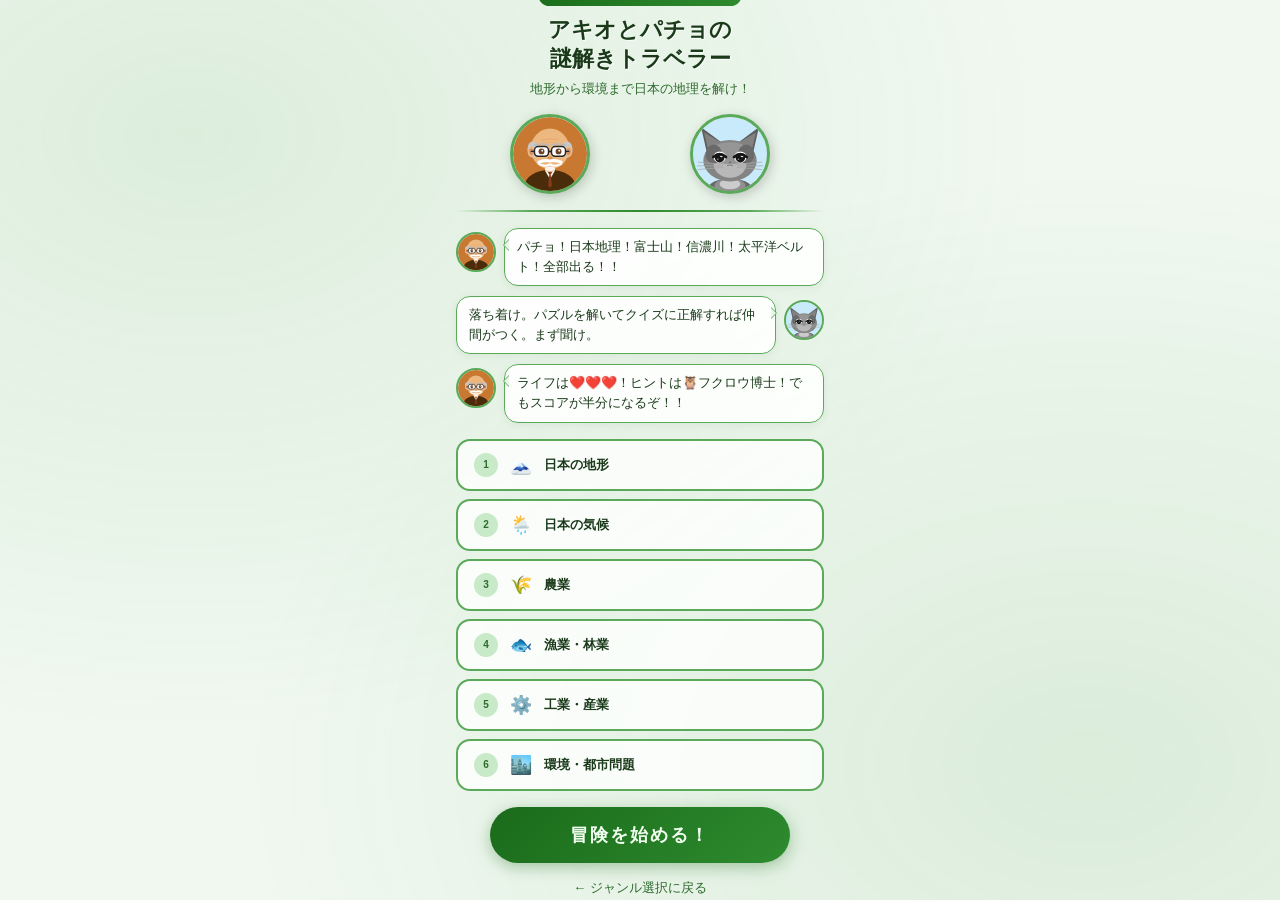
<file: AkioPachoQuiz/japan-geography.html>
<!DOCTYPE html>
<html lang="ja">
<head>
<meta charset="UTF-8">
<meta name="viewport" content="width=device-width, initial-scale=1.0, maximum-scale=1.0, user-scalable=no">
<title>アキオとパチョの謎解きトラベラー（日本地理編）</title>
<style>
* { margin:0; padding:0; box-sizing:border-box; -webkit-tap-highlight-color:transparent; }
:root {
  --washi:#f0f8f0; --brown-dark:#1a3a1a; --brown-mid:#2d6a2d;
  --brown-light:#5aaa5a; --brown-pale:#c8eac8; --red-life:#e74c3c;
  --gold:#2e8b2e; --green-ok:#27ae60; --blue-hint:#2980b9;
}
html,body { height:100%; font-family:'Hiragino Maru Gothic ProN','Hiragino Sans','BIZ UDPGothic','Meiryo',sans-serif; background:var(--washi); color:var(--brown-dark); overflow:hidden; }
body::before { content:''; position:fixed; inset:0; background:radial-gradient(ellipse at 15% 15%,rgba(90,170,90,0.12) 0%,transparent 55%),radial-gradient(ellipse at 85% 85%,rgba(40,140,40,0.10) 0%,transparent 55%); pointer-events:none; z-index:0; }
.screen { position:fixed; inset:0; display:none; flex-direction:column; align-items:center; z-index:1; overflow-y:auto; overflow-x:hidden; -webkit-overflow-scrolling:touch; }
.screen.active { display:flex; }
#screen-opening { justify-content:center; padding:20px 16px; gap:16px; }
.opening-badge { display:inline-block; background:linear-gradient(135deg,#1a6b1a,#2e8b2e); color:#f0fff0; font-size:11px; font-weight:bold; letter-spacing:2px; padding:4px 16px; border-radius:20px; margin-bottom:10px; }
.opening-title { font-size:22px; font-weight:bold; color:var(--brown-dark); line-height:1.3; text-shadow:1px 1px 0 rgba(255,255,255,0.8); }
.opening-sub { font-size:13px; color:var(--brown-mid); margin-top:6px; }
.deco-line { width:100%; max-width:400px; height:2px; background:linear-gradient(to right,transparent,#5aaa5a 20%,#2e8b2e 50%,#5aaa5a 80%,transparent); border-radius:1px; }
.char-display { display:flex; justify-content:space-around; width:100%; max-width:360px; }
.op-bubbles { width:100%; max-width:400px; display:flex; flex-direction:column; gap:10px; }
.op-bubble { display:flex; gap:8px; align-items:flex-start; }
.op-bubble.right { flex-direction:row-reverse; }
.op-bubble-avatar { font-size:22px; flex-shrink:0; margin-top:4px; }
.op-bubble-text { background:rgba(255,255,255,0.88); border:1.5px solid var(--brown-light); border-radius:14px; padding:8px 12px; font-size:13px; color:var(--brown-dark); line-height:1.55; max-width:calc(100% - 44px); box-shadow:0 2px 8px rgba(40,100,40,0.08); position:relative; }
.op-bubble:not(.right) .op-bubble-text::before { content:''; position:absolute; left:-8px; top:10px; border:6px solid transparent; border-right-color:var(--brown-light); }
.op-bubble:not(.right) .op-bubble-text::after { content:''; position:absolute; left:-6px; top:11px; border:5px solid transparent; border-right-color:rgba(255,255,255,0.88); }
.op-bubble.right .op-bubble-text::before { content:''; position:absolute; right:-8px; top:10px; border:6px solid transparent; border-left-color:var(--brown-light); }
.op-bubble.right .op-bubble-text::after { content:''; position:absolute; right:-6px; top:11px; border:5px solid transparent; border-left-color:rgba(255,255,255,0.88); }
.stage-list { width:100%; max-width:400px; display:flex; flex-direction:column; gap:8px; }
.stage-item { background:rgba(255,255,255,0.75); border:2px solid var(--brown-light); border-radius:14px; padding:12px 16px; display:flex; align-items:center; gap:12px; font-size:13px; }
.stage-item .si-num { font-size:10px; font-weight:bold; color:var(--brown-mid); background:var(--brown-pale); border-radius:50%; width:24px; height:24px; display:flex; align-items:center; justify-content:center; flex-shrink:0; }
.stage-item .si-emoji { font-size:18px; }
.stage-item .si-era { font-weight:bold; }
.btn-start { background:linear-gradient(135deg,#1a6b1a,#2e8b2e); color:#f0fff0; font-size:18px; font-weight:bold; padding:16px 48px; border:none; border-radius:30px; cursor:pointer; box-shadow:0 4px 16px rgba(26,107,26,0.35); letter-spacing:2px; transition:all 0.2s; width:100%; max-width:300px; }
.btn-start:active { transform:scale(0.97); }
#screen-game { padding:0; justify-content:flex-start; }
.game-header { width:100%; background:linear-gradient(180deg,#0d420d 0%,#1a6b1a 100%); padding:10px 14px 8px; display:flex; flex-direction:column; gap:6px; flex-shrink:0; }
.gh-top { display:flex; justify-content:space-between; align-items:center; }
.gh-stage-info { color:#c8eac8; font-size:12px; font-weight:bold; }
.gh-lives { display:flex; gap:4px; font-size:18px; }
.gh-bottom { display:flex; justify-content:space-between; align-items:center; }
.gh-score { color:#a8e0a8; font-size:13px; font-weight:bold; }
.gh-score span { color:#90ee90; font-size:16px; }
.party-bar { width:100%; background:rgba(26,107,26,0.12); border-bottom:1px solid var(--brown-light); padding:6px 14px; display:flex; align-items:center; gap:6px; flex-shrink:0; min-height:40px; }
.party-label { font-size:10px; color:var(--brown-mid); font-weight:bold; flex-shrink:0; }
.party-members { display:flex; gap:4px; flex-wrap:wrap; }
.party-member { font-size:22px; animation:memberJoin 0.4s ease-out; }
@keyframes memberJoin { from{transform:scale(0) rotate(-180deg);opacity:0} to{transform:scale(1) rotate(0);opacity:1} }
.game-content { flex:1; width:100%; padding:12px 14px 16px; display:flex; flex-direction:column; gap:10px; overflow-y:auto; -webkit-overflow-scrolling:touch; }
.dialog-area { display:flex; flex-direction:column; gap:8px; }
.dialog-bubble { display:flex; gap:8px; align-items:flex-start; }
.dialog-bubble.right { flex-direction:row-reverse; }
.dialog-avatar { font-size:20px; flex-shrink:0; margin-top:4px; }
.dialog-text { background:rgba(255,255,255,0.88); border:1.5px solid var(--brown-light); border-radius:12px; padding:7px 11px; font-size:13px; line-height:1.5; max-width:calc(100% - 40px); box-shadow:0 2px 6px rgba(40,100,40,0.07); position:relative; }
.dialog-bubble:not(.right) .dialog-text::before { content:''; position:absolute; left:-7px; top:9px; border:5px solid transparent; border-right-color:var(--brown-light); }
.dialog-bubble:not(.right) .dialog-text::after { content:''; position:absolute; left:-5px; top:10px; border:4px solid transparent; border-right-color:rgba(255,255,255,0.88); }
.dialog-bubble.right .dialog-text::before { content:''; position:absolute; right:-7px; top:9px; border:5px solid transparent; border-left-color:var(--brown-light); }
.dialog-bubble.right .dialog-text::after { content:''; position:absolute; right:-5px; top:10px; border:4px solid transparent; border-left-color:rgba(255,255,255,0.88); }
.puzzle-box { background:rgba(255,255,255,0.82); border:2px solid var(--brown-light); border-radius:18px; padding:14px; box-shadow:0 3px 12px rgba(40,100,40,0.1); }
.puzzle-title { font-size:12px; font-weight:bold; color:var(--brown-mid); letter-spacing:1px; margin-bottom:8px; }
.puzzle-desc { font-size:13px; color:var(--brown-dark); line-height:1.6; margin-bottom:8px; }
.sort-area { display:flex; flex-direction:column; gap:10px; }
.sort-slot-label { font-size:10px; color:var(--brown-mid); text-align:center; margin-bottom:4px; }
.sort-slots { display:flex; gap:6px; justify-content:center; flex-wrap:wrap; min-height:44px; background:rgba(90,170,90,0.10); border:1.5px dashed var(--brown-light); border-radius:10px; padding:6px; align-items:center; }
.tile { background:linear-gradient(135deg,#f0fff0,#d8f0d8); border:2px solid var(--brown-light); border-radius:10px; min-width:40px; height:40px; padding:0 6px; display:flex; align-items:center; justify-content:center; font-size:16px; font-weight:bold; cursor:pointer; transition:all 0.15s; box-shadow:0 2px 6px rgba(40,100,40,0.15); user-select:none; color:var(--brown-dark); }
.tile:active { transform:scale(0.9); }
.tile.in-answer { background:linear-gradient(135deg,#d0f0d0,#a8e0a8); border-color:var(--gold); }
.riddle-text { background:rgba(240,255,240,0.95); border:2px solid var(--brown-light); border-radius:14px; padding:14px 16px; font-size:14px; line-height:1.75; color:var(--brown-dark); text-align:center; font-style:italic; margin-bottom:8px; }
.riddle-choices { display:flex; flex-direction:column; gap:8px; }
.riddle-choice { background:rgba(255,255,255,0.9); border:2px solid var(--brown-light); border-radius:12px; padding:11px 14px; font-size:14px; font-weight:bold; cursor:pointer; color:var(--brown-dark); display:flex; align-items:center; gap:10px; text-align:left; width:100%; }
.riddle-choice:active { transform:scale(0.98); }
.riddle-choice:disabled { cursor:default; }
.slide-grid { display:grid; gap:6px; }
.slide-grid-2x2 { grid-template-columns:repeat(2,1fr); }
.slide-tile { width:80px; height:80px; font-size:28px; font-weight:bold; display:flex; align-items:center; justify-content:center; border-radius:14px; cursor:pointer; user-select:none; transition:transform 0.1s, background 0.2s; }
.slide-tile.filled { background:linear-gradient(135deg,#f0fff0,#d8f0d8); border:2.5px solid var(--brown-light); box-shadow:0 3px 10px rgba(40,100,40,0.18); color:var(--brown-dark); }
.slide-tile.filled:active { transform:scale(0.93); }
.slide-tile.empty { background:rgba(90,170,90,0.08); border:2px dashed rgba(90,170,90,0.35); cursor:default; }
.slide-tile.in-place { border-color:var(--green-ok); background:linear-gradient(135deg,#eafaf1,#d5f5e3); }
.slide-tile.win-flash { background:linear-gradient(135deg,#d4edda,#a8d8a8); border-color:var(--green-ok); animation:correctPop 0.4s ease; }
.slide-moves { font-size:12px; color:var(--brown-mid); text-align:center; }
.opt-label { width:26px; height:26px; border-radius:50%; background:var(--brown-pale); display:flex; align-items:center; justify-content:center; font-size:12px; font-weight:bold; color:var(--brown-mid); flex-shrink:0; }
.correct { background:linear-gradient(135deg,#d4edda,#a8d8a8) !important; border-color:var(--green-ok) !important; }
.correct .opt-label { background:var(--green-ok); color:white; }
.wrong-ans { background:linear-gradient(135deg,#fde8e8,#f5b8b8) !important; border-color:var(--red-life) !important; }
.wrong-ans .opt-label { background:var(--red-life); color:white; }
.quiz-box { background:rgba(255,255,255,0.88); border:2px solid var(--gold); border-radius:18px; padding:14px; box-shadow:0 3px 14px rgba(40,100,40,0.12); animation:slideUp 0.35s ease; }
@keyframes slideUp { from{opacity:0;transform:translateY(20px)} to{opacity:1;transform:translateY(0)} }
.quiz-header { display:flex; justify-content:space-between; align-items:center; margin-bottom:10px; }
.quiz-label { font-size:11px; font-weight:bold; color:var(--gold); background:rgba(46,139,46,0.1); padding:3px 10px; border-radius:12px; }
.timer-ring { position:relative; width:44px; height:44px; flex-shrink:0; }
.timer-svg { transform:rotate(-90deg); width:44px; height:44px; }
.timer-track { fill:none; stroke:rgba(46,139,46,0.2); stroke-width:4; }
.timer-progress { fill:none; stroke:var(--gold); stroke-width:4; stroke-linecap:round; transition:stroke-dashoffset 1s linear, stroke 0.3s; }
.timer-text { position:absolute; inset:0; display:flex; align-items:center; justify-content:center; font-size:15px; font-weight:bold; color:var(--gold); }
.quiz-question { font-size:15px; font-weight:bold; color:var(--brown-dark); line-height:1.6; margin-bottom:12px; background:rgba(90,170,90,0.10); border-radius:10px; padding:10px 12px; }
.quiz-options { display:flex; flex-direction:column; gap:8px; }
.quiz-option { background:rgba(255,255,255,0.9); border:2px solid var(--brown-light); border-radius:12px; padding:11px 14px; font-size:14px; font-weight:bold; cursor:pointer; color:var(--brown-dark); text-align:left; display:flex; align-items:center; gap:10px; line-height:1.4; }
.quiz-option:active:not(:disabled) { transform:scale(0.98); }
.quiz-option:disabled { cursor:default; }
.hint-btn { background:linear-gradient(135deg,#1a5276,var(--blue-hint)); color:white; font-size:13px; font-weight:bold; padding:8px 16px; border:none; border-radius:20px; cursor:pointer; display:flex; align-items:center; gap:6px; }
.hint-btn:disabled { opacity:0.4; pointer-events:none; }
.hint-bubble { background:rgba(234,242,251,0.95); border:2px solid var(--blue-hint); border-radius:14px; padding:10px 14px; font-size:13px; color:#1a3a5c; line-height:1.5; display:none; animation:slideUp 0.3s ease; }
.hint-bubble.visible { display:block; }
.btn-next { background:linear-gradient(135deg,#1a6b1a,var(--gold)); color:#f0fff0; font-size:16px; font-weight:bold; padding:13px 36px; border:none; border-radius:26px; cursor:pointer; box-shadow:0 4px 14px rgba(26,107,26,0.3); width:100%; }
.btn-next:active { transform:scale(0.97); }
.special-screen { width:100%; max-width:400px; padding:24px 16px 40px; display:flex; flex-direction:column; align-items:center; gap:16px; margin:0 auto; }
.special-emoji { font-size:72px; text-align:center; }
.special-title { font-size:26px; font-weight:bold; color:var(--brown-dark); text-align:center; line-height:1.3; }
.special-sub { font-size:14px; color:var(--brown-mid); text-align:center; }
.special-score { font-size:36px; font-weight:bold; color:var(--gold); text-align:center; }
.party-display { display:flex; gap:12px; justify-content:center; flex-wrap:wrap; font-size:36px; }
.btn-menu { background:rgba(255,255,255,0.8); border:2px solid var(--brown-light); color:var(--brown-dark); font-size:15px; font-weight:bold; padding:12px 32px; border-radius:24px; cursor:pointer; width:100%; max-width:280px; text-align:center; }
.mt8 { margin-top:8px; }
.text-center { text-align:center; }
.phase-label { font-size:11px; font-weight:bold; color:var(--brown-mid); background:var(--brown-pale); padding:3px 12px; border-radius:12px; display:inline-block; margin-bottom:6px; }
@keyframes correctPop { 0%{transform:scale(1)} 50%{transform:scale(1.2)} 100%{transform:scale(1)} }
@keyframes shake { 0%,100%{transform:translateX(0)} 25%{transform:translateX(-8px)} 75%{transform:translateX(8px)} }
.shake { animation:shake 0.4s ease; }
.score-pop { position:fixed; font-size:20px; font-weight:bold; color:var(--gold); pointer-events:none; z-index:200; animation:scoreFly 1.2s ease forwards; }
@keyframes scoreFly { 0%{opacity:1;transform:translateY(0) scale(1)} 100%{opacity:0;transform:translateY(-60px) scale(1.3)} }
.dialog-tap-hint { text-align:center; font-size:11px; color:var(--brown-mid); padding:6px 0; cursor:pointer; animation:pulse 1.2s ease-in-out infinite; user-select:none; -webkit-user-select:none; }
@keyframes pulse { 0%,100%{opacity:0.35} 50%{opacity:1} }
.char-big-img { width:80px; height:80px; border-radius:50%; object-fit:cover; object-position:top center; border:3px solid var(--brown-light); filter:drop-shadow(2px 3px 6px rgba(0,0,0,0.2)); animation:charFloat 3s ease-in-out infinite; flex-shrink:0; }
.char-big-img:last-child { animation-delay:1.5s; }
@keyframes charFloat { 0%,100%{transform:translateY(0)} 50%{transform:translateY(-6px)} }
.avatar-sm { width:40px; height:40px; border-radius:50%; object-fit:cover; object-position:top center; border:2px solid var(--brown-light); flex-shrink:0; background:var(--brown-pale); }
</style>
</head>
<body>

<div id="screen-opening" class="screen active">
  <div class="special-screen" style="padding-top:20px">
    <div style="text-align:center">
      <div class="opening-badge">知育謎解きRPG・日本地理編</div>
      <div class="opening-title">アキオとパチョの<br>謎解きトラベラー</div>
      <div class="opening-sub">地形から環境まで日本の地理を解け！</div>
    </div>
    <div class="char-display" style="display:flex;justify-content:space-around;width:100%;max-width:360px">
      <img src="akio.svg" class="char-big-img" alt="アキオ">
      <img src="pacho.svg" class="char-big-img" alt="パチョ">
    </div>
    <div class="deco-line"></div>
    <div class="op-bubbles">
      <div class="op-bubble"><span class="op-bubble-avatar"><img src="akio.svg" class="avatar-sm" alt="アキオ"></span><div class="op-bubble-text">パチョ！日本地理！富士山！信濃川！太平洋ベルト！全部出る！！</div></div>
      <div class="op-bubble right"><span class="op-bubble-avatar"><img src="pacho.svg" class="avatar-sm" alt="パチョ"></span><div class="op-bubble-text">落ち着け。パズルを解いてクイズに正解すれば仲間がつく。まず聞け。</div></div>
      <div class="op-bubble"><span class="op-bubble-avatar"><img src="akio.svg" class="avatar-sm" alt="アキオ"></span><div class="op-bubble-text">ライフは❤️❤️❤️！ヒントは🦉フクロウ博士！でもスコアが半分になるぞ！！</div></div>
    </div>
    <div class="stage-list">
      <div class="stage-item"><div class="si-num">1</div><div class="si-emoji">🗻</div><div class="si-era">日本の地形</div></div>
      <div class="stage-item"><div class="si-num">2</div><div class="si-emoji">🌦️</div><div class="si-era">日本の気候</div></div>
      <div class="stage-item"><div class="si-num">3</div><div class="si-emoji">🌾</div><div class="si-era">農業</div></div>
      <div class="stage-item"><div class="si-num">4</div><div class="si-emoji">🐟</div><div class="si-era">漁業・林業</div></div>
      <div class="stage-item"><div class="si-num">5</div><div class="si-emoji">⚙️</div><div class="si-era">工業・産業</div></div>
      <div class="stage-item"><div class="si-num">6</div><div class="si-emoji">🏙️</div><div class="si-era">環境・都市問題</div></div>
    </div>
    <button class="btn-start" onclick="startGame()">冒険を始める！</button>
    <a href="quiz-genre.html" style="font-size:13px;color:var(--brown-mid);text-decoration:none;">← ジャンル選択に戻る</a>
  </div>
</div>

<div id="screen-game" class="screen">
  <div class="game-header">
    <div class="gh-top">
      <div class="gh-stage-info" id="stage-label">ステージ 1 / 6</div>
      <div class="gh-lives" id="lives-display">❤️❤️❤️</div>
    </div>
    <div class="gh-bottom">
      <div class="gh-score">スコア <span id="score-display">0</span></div>
      <button class="hint-btn" id="hint-btn" onclick="useHint()">🦉 ヒント</button>
    </div>
  </div>
  <div class="party-bar"><div class="party-label">仲間：</div><div class="party-members" id="party-members"></div></div>
  <div class="game-content" id="game-content"></div>
</div>

<div id="screen-clear" class="screen">
  <div class="special-screen">
    <div class="special-emoji" id="clear-emoji">🎉</div>
    <div class="special-title" id="clear-title">ステージクリア！</div>
    <div class="op-bubbles" id="clear-bubbles" style="width:100%;max-width:380px"></div>
    <div class="party-display" id="clear-party"></div>
    <div class="special-score" id="clear-score"></div>
    <button class="btn-next" id="btn-clear-next">次のステージへ →</button>
    <button class="btn-menu" onclick="goMenu()">← タイトルに戻る</button>
  </div>
</div>

<div id="screen-gameover" class="screen">
  <div class="special-screen">
    <div class="special-emoji">💀</div>
    <div class="special-title">ゲームオーバー</div>
    <div class="op-bubbles" style="width:100%;max-width:380px">
      <div class="op-bubble right"><span class="op-bubble-avatar"><img src="pacho.svg" class="avatar-sm" alt="パチョ"></span><div class="op-bubble-text">…日本地理は奥が深い。また挑め。</div></div>
      <div class="op-bubble"><span class="op-bubble-avatar"><img src="akio.svg" class="avatar-sm" alt="アキオ"></span><div class="op-bubble-text">富士山よ！もう一度登らせてくれ！！</div></div>
    </div>
    <div class="special-score" id="go-score"></div>
    <button class="btn-start" onclick="startGame()">もう一度挑戦！</button>
    <button class="btn-menu" onclick="goMenu()">← タイトルに戻る</button>
  </div>
</div>

<div id="screen-result" class="screen">
  <div class="special-screen">
    <div class="special-emoji">🏆</div>
    <div class="special-title">全ステージ制覇！</div>
    <div class="op-bubbles" style="width:100%;max-width:380px">
      <div class="op-bubble"><span class="op-bubble-avatar"><img src="akio.svg" class="avatar-sm" alt="アキオ"></span><div class="op-bubble-text">やった！日本地理の謎を全部解いたぞ！！！</div></div>
      <div class="op-bubble right"><span class="op-bubble-avatar"><img src="pacho.svg" class="avatar-sm" alt="パチョ"></span><div class="op-bubble-text">素直に認める。よくやった。…ちょっとだけな。</div></div>
    </div>
    <div class="special-sub">集めた仲間たち</div>
    <div class="party-display" id="result-party"></div>
    <div class="special-score" id="result-score"></div>
    <button class="btn-start" onclick="startGame()">もう一度遊ぶ</button>
    <button class="btn-menu" onclick="goMenu()">← ジャンル選択に戻る</button>
  </div>
</div>

<script>
const STAGES = [
  {
    id:1, era:"日本の地形", emoji:"🗻", bgColor:"rgba(60,140,60,0.06)",
    member:{ emoji:"🗻", name:"山岳ガイド", msg:"日本の山と川を案内しよう！" },
    openingDialogs:[
      {who:"akio", text:"地形！！富士山！！フォッサマグナ！！リアス式海岸！！"},
      {who:"pacho", text:"落ち着け。日本最長の川を言えるか？"},
      {who:"akio", text:"信濃川！！長野から新潟へ！！367km！！"}
    ],
    puzzlePools:[
      [
        { type:"sort", label:"🔤 タイルパズル", instruction:"ヒントを読んでタイルを正しい順に並べ替えよう！",
          question:"日本最長の河川の名前を並べよ！（長野→新潟・367km）",
          chars:["し","な","の"], answer:["し","な","の"], displayAnswer:"信濃（しなの）川",
          explanation:"信濃川！長野県から新潟県へ流れる全長367kmの日本最長の川。流域面積最大は利根川（坂東太郎）。この2つはセットで覚えよう。",
          quiz:{ question:"日本の主要河川に関して最も正しいものはどれか？",
            options:["信濃川が日本最長（367km）、利根川が流域面積最大（関東平野）","利根川が日本最長、信濃川が流域面積最大","最上川が日本最長で、石狩川が流域面積最大","木曽川が日本最長で、天竜川が流域面積最大"],
            correct:0, explanation:"信濃川＝日本最長、利根川＝流域面積最大がセット！利根川は「坂東太郎」とも呼ばれ関東平野を流れる。最上川は山形の急流（松尾芭蕉の俳句でも有名）。" } },
        { type:"slide", label:"🎮 スライドパズル", instruction:"タイルをスライドして問題のテーマを完成させよう！",
          question:"日本最高峰・標高3776m・静岡と山梨の境にある山の名前の最初3文字を作れ！",
          word:["ふ","じ","さ"], cols:2, rows:2, hint_word:"富士（ふじ）山",
          explanation:"ふじさ＝富士山！標高3776m。2013年に世界文化遺産に登録。成層火山の典型例で「活火山」に分類されている。",
          quiz:{ question:"日本アルプスの正しい説明はどれか？",
            options:["飛騨山脈（北アルプス）・木曽山脈（中央アルプス）・赤石山脈（南アルプス）の3列が並ぶ","日高山脈・大雪山・十勝岳の北海道3山脈が日本アルプスと呼ばれる","奥羽山脈・越後山脈・関東山地が日本アルプスの3山脈","紀伊山地・中国山地・四国山地が日本アルプスの3山脈"],
            correct:0, explanation:"日本アルプスは3列！北アルプス（飛騨山脈）・中央アルプス（木曽山脈）・南アルプス（赤石山脈）。北アルプスには槍ヶ岳・穂高岳、南アルプスには北岳（富士に次ぐ2位）がある。" } },
        { type:"riddle", label:"🧩 謎解きクイズ", instruction:"謎を解いて問題のテーマを導き出そう！",
          riddle:"わたしは日本列島を地質学的に東西に分断する大地溝帯だ。新潟県糸魚川から静岡県にかけての「糸魚川・静岡構造線」が西縁をなし、東日本と西日本を地質的に分ける。わたしは何？",
          choices:["フォッサマグナ","中央構造線","糸魚川断層","三陸沖構造線"], correctIdx:0,
          explanation:"フォッサマグナ！ラテン語で「大きな溝」。ドイツ人地質学者ナウマンが命名。東日本と西日本の地質を分ける重要な地形だ。",
          quiz:{ question:"フォッサマグナと中央構造線の説明として最も正しいものはどれか？",
            options:["フォッサマグナは東西方向の大地溝帯、中央構造線は東北東〜西南西に走る断層線で両者が日本の地質を規定する","フォッサマグナと中央構造線は同じものを指す異なる名称","中央構造線は南北方向に日本列島を分断し北海道から九州まで続く","フォッサマグナは海底地形で中央構造線は陸上地形の用語"],
            correct:0, explanation:"フォッサマグナ（東西方向・大地溝帯）と中央構造線（東北東〜西南西方向の大断層）は別物！中央構造線は関東から九州まで連なり内帯と外帯を分ける。両方が日本の地体構造を理解する鍵だ。" } },
        { type:"riddle", label:"🧩 謎解きクイズ", instruction:"謎を解いて問題のテーマを導き出そう！",
          riddle:"わたしは山地が沈降（または海面上昇）することで形成された複雑な海岸地形だ。小さな湾と岬が交互に連続し、湾奥は波が穏やかで水深が深い。三陸海岸南部・志摩半島・若狭湾などで見られる。わたしは何海岸？",
          choices:["リアス式海岸","砂浜海岸（砂丘海岸）","砂嘴・砂州","隆起海岸"], correctIdx:0,
          explanation:"リアス式海岸！スペインのガリシア地方（リアス）が語源。湾が深く波静かで養殖漁業に適する一方、津波被害を受けやすい。",
          quiz:{ question:"リアス式海岸の特徴と問題点として最も正しいものはどれか？",
            options:["湾が深く波静かで養殖漁業に適するが、湾奥に津波が集中して被害が大きくなりやすい","砂浜が続き海水浴・観光に適しているが、養殖漁業には全く不向き","波が荒く漁業・観光の両面で利用価値がほとんどない地形","河川の堆積作用で形成されるため農地利用に最も適した海岸地形"],
            correct:0, explanation:"リアス式海岸は養殖に最適！三陸海岸は東日本大震災（2011年）でリアス式地形が津波を増幅させ甚大な被害をもたらした。防潮堤の設置など津波対策が重要な課題だ。" } }
      ],
      [
        { type:"sort", label:"🔤 タイルパズル", instruction:"ヒントを読んでタイルを正しい順に並べ替えよう！",
          question:"流域面積が日本最大の河川の名前を並べよ！（関東平野を流れる）",
          chars:["と","ね","が","わ"], answer:["と","ね","が","わ"], displayAnswer:"利根川（とねがわ）",
          explanation:"利根川（坂東太郎）！流域面積16840km²で日本最大。長さは信濃川に次ぐ2位。関東平野を流れ東京湾へ注ぐ。かつて江戸の洪水防止のため流路を変更された。",
          quiz:{ question:"日本の主要平野の説明として最も正しいものはどれか？",
            options:["関東平野が日本最大の平野で利根川流域に広がり約1万7000km²の面積を持つ","濃尾平野が日本最大の平野で木曽川・長良川・揖斐川の木曽三川が流れる","讃岐平野が四国最大の平野でため池が多く「うどん」で有名","石狩平野が北海道最大の平野で水田地帯として全国有数の米産地"],
            correct:0, explanation:"日本の三大平野：①関東平野（最大・約1万7000km²・利根川）②濃尾平野（3大河川・木曽三川）③大阪平野（淀川・大和川）。北海道の石狩平野も大きいが本州の三大平野が入試頻出。" } },
        { type:"slide", label:"🎮 スライドパズル", instruction:"タイルをスライドして問題のテーマを完成させよう！",
          question:"日本の国土の約4分の3を占める「山地（さんち）」の最初3文字を作れ！",
          word:["さ","ん","ち"], cols:2, rows:2, hint_word:"山地（さんち）・山脈",
          explanation:"日本の国土の約75%が山地・丘陵！平地は約25%にすぎない。この地形的特徴が日本の農業・交通・都市分布に大きな影響を与えている。",
          quiz:{ question:"日本の地形の特徴として最も正しいものはどれか？",
            options:["国土の約75%が山地・丘陵で急流の河川が多く地震・火山が多い環太平洋火山帯に位置する","国土の約75%が平野で人口が均等に分布している安定した大陸型の地形","日本列島は4枚のプレートが離れる場所に位置するため地震がほとんどない","富士山が唯一の活火山で他の山は全て休火山・死火山に分類される"],
            correct:0, explanation:"日本の地形の特徴：①国土の約3/4が山地・丘陵②急流の河川（流量変化が激しく洪水・渇水が多い）③環太平洋火山帯上に位置（活火山111）④4枚のプレートの境界で地震多発⑤海岸線が複雑で水産業発達。" } },
        { type:"riddle", label:"🧩 謎解きクイズ", instruction:"謎を解いて問題のテーマを導き出そう！",
          riddle:"わたしは北海道東部から千島列島・東北地方の東沖に沿って延びる深い海の溝だ。水深最大8020mを超える日本周辺最深部で、太平洋プレートが北アメリカプレートの下に沈み込む場所だ。わたしは何？",
          choices:["日本海溝","南海トラフ","伊豆・小笠原海溝","相模トラフ"], correctIdx:0,
          explanation:"日本海溝！水深最大8020m超。太平洋プレートが北アメリカプレートの下に沈み込むことで形成。巨大地震・津波の発生源となる。2011年東日本大震災もこの付近が震源。",
          quiz:{ question:"南海トラフについて最も正しいものはどれか？",
            options:["フィリピン海プレートが沈み込む場所で近い将来に巨大地震が想定されている","太平洋プレートが北アメリカプレートに沈み込む場所で2011年の震源地","過去に地震がなく現在も安全とされている静穏な海域","南海トラフ地震は100〜200年に1度しか起きない小規模な地震が予測される"],
            correct:0, explanation:"南海トラフ！フィリピン海プレートがユーラシアプレートの下に沈み込む。過去には安政東海地震（1854年）・昭和東南海地震（1944年）などが発生。今後30年以内にM8〜9級地震の発生確率が70〜80%と予測されている。" } },
        { type:"riddle", label:"🧩 謎解きクイズ", instruction:"謎を解いて問題のテーマを導き出そう！",
          riddle:"わたしは砂・礫・泥などが堆積して形成される平坦な地形だ。河川が海に出る河口部や平野部に形成され、農業に利用されてきた。しかし地下水のくみ上げや地盤の収縮により地盤沈下が生じやすい。わたしは何地形？",
          choices:["沖積低地（沖積平野）","洪積台地","山麓扇状地","三角州（デルタ）"], correctIdx:0,
          explanation:"沖積低地！近世以降の堆積で形成。水田・都市として利用されるが地震時の液状化・洪水リスクが高い。三角州は河口部に砂が堆積した典型例（江戸・大阪など）。",
          quiz:{ question:"扇状地と三角州（デルタ）の違いとして最も正しいものはどれか？",
            options:["扇状地は山地から平野への出口（河川の流速が落ちる場所）に形成、三角州は河口に形成","扇状地は海岸に形成、三角州は山岳地帯に形成","扇状地と三角州は同じ地形の呼び名の違いにすぎない","扇状地は水田、三角州は畑として主に利用される"],
            correct:0, explanation:"扇状地と三角州の対比：扇状地（山地→平野の出口・礫が多く水はけ良い→果樹園に適・水田に不向き）vs三角州（河口・細粒の泥→水はけ悪い・水田に適・地震で液状化しやすい）。地形と土地利用の結びつきが入試頻出。" } }
      ],
      [
        { type:"sort", label:"🔤 タイルパズル", instruction:"ヒントを読んでタイルを正しい順に並べ替えよう！",
          question:"日本列島を南北に貫く「脊梁山脈（せきりょうさんみゃく）」のうち東北地方を縦断する山脈を並べよ！（7文字）",
          chars:["に","ほ","ん","か","い","が","わ"], answer:["に","ほ","ん","か","い","が","わ"], displayAnswer:"日本海側（にほんかいがわ）",
          explanation:"日本海側！奥羽山脈が東北地方を縦断し日本海側と太平洋側の気候を分ける。冬は日本海側が豪雪、太平洋側が晴天という対照的な気候をもたらす。",
          quiz:{ question:"奥羽山脈の地理的役割として最も正しいものはどれか？",
            options:["東北地方を南北に縦断し日本海側と太平洋側の気候を分ける日本最長の山脈","北海道を東西に横断し北部と南部の気候を区分する山脈","中部地方の日本アルプスと同一の山脈で東北〜中部に連なる","東北の日本海側のみに存在し太平洋側の地形とは無関係"],
            correct:0, explanation:"奥羽山脈は東北地方を縦断する日本最長の山脈！①冬の北西季節風を遮り日本海側に雪、太平洋側に乾燥した晴天をもたらす②やませ（東北太平洋側の冷たい北東風）の影響を日本海側に届きにくくする③南部（白神山地）は世界遺産。" } },
        { type:"slide", label:"🎮 スライドパズル", instruction:"タイルをスライドして問題のテーマを完成させよう！",
          question:"火山が多い日本で最も高い活火山「火山（かざん）」の最初3文字を作れ！",
          word:["か","ざ","ん"], cols:2, rows:2, hint_word:"火山（かざん）",
          explanation:"日本の活火山は111（2023年現在）！富士山・桜島・阿蘇山・有珠山・浅間山など。温泉・観光の恵みをもたらす一方、噴火・火砕流などの脅威もある。",
          quiz:{ question:"日本に活火山が多い理由として最も正しいものはどれか？",
            options:["4枚のプレート（太平洋・フィリピン海・北アメリカ・ユーラシア）の境界に位置するため","日本海の海水温が高くマグマが常に供給されるため","日本の地殻が薄く地下のマグマが噴出しやすい特殊な地質のため","過去の大噴火で形成された火山島が多いだけで現在の活動とは無関係"],
            correct:0, explanation:"日本の火山の多い理由：4枚のプレートの境界！太平洋プレート・フィリピン海プレートが日本列島の下に沈み込む→マグマが発生→火山活動。環太平洋火山帯の一部で世界の活火山の約7%が日本に集中している。" } },
        { type:"riddle", label:"🧩 謎解きクイズ", instruction:"謎を解いて問題のテーマを導き出そう！",
          riddle:"わたしは河川が海に注ぐ河口部や湾口部に砂礫が堆積して形成される地形だ。波や潮流の作用で砂が運ばれ突き出た形になる。天橋立（京都府）や野付半島（北海道）が代表例だ。わたしは何？",
          choices:["砂嘴（さし）・砂州（さす）","三角州（デルタ）","扇状地","リアス式海岸"], correctIdx:0,
          explanation:"砂嘴・砂州！波・潮流により砂礫が堆積して突き出た地形。天橋立（日本三景・京都府）は砂州、野付半島（北海道・日本最大の砂嘴）が代表例。",
          quiz:{ question:"日本の海岸地形の種類と代表例の組み合わせとして最も正しいものはどれか？",
            options:["リアス式（三陸海岸・志摩半島）・砂浜（鳥取砂丘・九十九里浜）・砂嘴（天橋立・野付半島）","リアス式（鳥取砂丘）・砂浜（三陸海岸）・砂嘴（志摩半島）という組み合わせ","三陸海岸はすべて砂浜で構成されており養殖には不向きな地形","天橋立は火山活動で形成された地形でリアス式海岸の一種"],
            correct:0, explanation:"日本の多様な海岸：①リアス式（三陸・志摩半島・若狭湾）→養殖に最適②砂丘・砂浜（鳥取砂丘・九十九里浜）→海水浴・観光③砂嘴・砂州（天橋立・野付半島）→独特の景観。海岸地形と産業・観光の関係が入試頻出。" } },
        { type:"riddle", label:"🧩 謎解きクイズ", instruction:"謎を解いて問題のテーマを導き出そう！",
          riddle:"わたしは河川が山地から平野部に出たところに礫や砂が積もって形成される扇形の地形だ。水はけが良く果樹園に適している。山梨の葡萄・桃、長野の果樹などが有名だ。わたしは何地形？",
          choices:["扇状地（せんじょうち）","三角州（デルタ）","沖積低地","台地（洪積台地）"], correctIdx:0,
          explanation:"扇状地！河川が山から平野に出る場所に礫が堆積。水はけ良く水田には不向きだが果樹園に最適。甲府盆地（山梨）・松本盆地（長野）の果樹産地はこの地形が背景にある。",
          quiz:{ question:"扇状地が果樹園として利用される理由として最も正しいものはどれか？",
            options:["礫質で水はけが良く水が地下に浸透するため水田には不向きだが根腐れしにくい果樹に適する","扇状地は常に水に恵まれ水田・野菜など多様な農業が可能","扇状地は日当たりが悪く果樹以外の農業には適さない","扇状地の土が特殊で果物の糖度が自然と高くなる"],
            correct:0, explanation:"扇状地の農業：礫（れき）が多い→水が地下に浸透→表面が乾燥しやすい→水田に不向き→果樹園に最適。甲府盆地のぶどう・桃、長野盆地のリンゴが代表。扇状地の「用水路」整備が果樹農業を支えている。" } }
      ]
    ],
    quiz:{ question:"日本最長の川は？", options:["信濃川","利根川","最上川","石狩川"], correct:0, explanation:"信濃川（367km）が日本最長。流域面積最大は利根川。" },
    clearDialogs:[
      {who:"akio", text:"山岳ガイド仲間になった！！富士山頂連れてって！！"},
      {who:"pacho", text:"富士山は登山シーズンが決まってる。次は気候だ。"}
    ],
    hint:"信濃川（最長）と利根川（流域面積最大）のペア、フォッサマグナ（大地溝帯）の場所を考えよ🦉"
  },
  {
    id:2, era:"日本の気候", emoji:"🌦️", bgColor:"rgba(40,100,160,0.06)",
    member:{ emoji:"🌦️", name:"気象予報士", msg:"天気と気候を読み解こう！" },
    openingDialogs:[
      {who:"akio", text:"気候！！梅雨！！台風！！やませ！！日本の気候複雑すぎ！！"},
      {who:"pacho", text:"日本海側と太平洋側の冬の違いを言えるか？"},
      {who:"akio", text:"日本海側は雪！太平洋側は晴れで乾燥！！季節風のせい！！"}
    ],
    puzzlePools:[
      [
        { type:"sort", label:"🔤 タイルパズル", instruction:"ヒントを読んでタイルを正しい順に並べ替えよう！",
          question:"毎年夏〜秋に日本に接近・上陸し豪雨・暴風をもたらす熱帯低気圧「□□□□」を並べよ！",
          chars:["た","い","ふ","う"], answer:["た","い","ふ","う"], displayAnswer:"台風（たいふう）",
          explanation:"台風！北西太平洋で発生した最大風速17.2m/s以上の熱帯低気圧。日本には主に8〜10月に上陸。暖かい海水が発達のエネルギー源だ。",
          quiz:{ question:"台風の発生・性質について最も正しいものはどれか？",
            options:["熱帯の温かい海上で発生した熱帯低気圧が発達したもので日本には8〜10月に多く上陸する","北極の冷たい海上で発生した低気圧が発達したもので1〜2月に日本を直撃する","偏西風帯で発生する温帯低気圧と同じもので春と秋に多い","モンスーン（季節風）が引き起こす現象で季節風帯に特有の気象現象"],
            correct:0, explanation:"台風は熱帯の暖かい海上で発生！水温27°C以上が目安。太平洋・フィリピン海で発生し北上する。上陸すると水蒸気の供給が絶たれ衰弱。大西洋のハリケーン・インド洋のサイクロンと同じ現象だ。" } },
        { type:"slide", label:"🎮 スライドパズル", instruction:"タイルをスライドして問題のテーマを完成させよう！",
          question:"東北地方の太平洋側に夏に吹く冷湿な北東風で冷害の原因「やませ」を作れ！",
          word:["や","ま","せ"], cols:2, rows:2, hint_word:"やませ（山背）",
          explanation:"やませ！オホーツク海高気圧から吹く冷湿な北東風。夏の東北太平洋側で日照不足・低温をもたらし冷害を引き起こす。",
          quiz:{ question:"やませが東北地方の農業に与える影響として最も正しいものはどれか？",
            options:["夏の日照不足・低温をもたらし稲作の冷害・凶作を引き起こす","春に吹く温暖な風で桜の開花を促し稲作の生育を助ける","冬の季節風で日本海側に大雪をもたらすが太平洋側は乾燥する","台風と同時に発生する強風で稲の倒伏を引き起こす秋の現象"],
            correct:0, explanation:"やませは稲作の天敵！東北の太平洋側はやませの影響で冷夏になりやすく歴史的に何度も飢饉が起きた。日本海側（奥羽山脈が壁）はやませの影響が少なく稲作に適す。山形盆地・秋田平野が良米産地な理由だ。" } },
        { type:"riddle", label:"🧩 謎解きクイズ", instruction:"謎を解いて問題のテーマを導き出そう！",
          riddle:"わたしは冬の日本の気候の特徴だ。シベリアから北西の季節風が吹き、日本海を渡る際に大量の水蒸気を含み、日本海側の山地にぶつかって豪雪をもたらす。新潟・秋田・山形・石川が全国有数の豪雪地帯になる理由だ。わたしはどんな現象？",
          choices:["冬の北西季節風と日本海側の豪雪","夏の南東季節風と太平洋側の多雨","梅雨前線による長雨","台風による秋の大雨"], correctIdx:0,
          explanation:"冬の季節風が日本海上で水蒸気を含み、脊梁山脈にぶつかって日本海側に雪、太平洋側に乾燥した晴天という対照的な気候を生む。",
          quiz:{ question:"日本海側と太平洋側の気候の対比として最も正しいものはどれか？",
            options:["日本海側は冬に豪雪・夏は晴天、太平洋側は冬に晴天乾燥・夏は多雨という対照的な気候","日本海側は一年中多雨・太平洋側は一年中少雨という単純な差","日本海側は夏に豪雪・太平洋側は冬に多雨で全く逆の特徴","北西季節風は太平洋側に雪・日本海側は晴天という誤解が多い"],
            correct:0, explanation:"冬：北西季節風→日本海側（雪多い）/ 太平洋側（乾燥・晴れ）。夏：南東季節風→太平洋側（多雨）/ 日本海側（フェーン現象で高温乾燥）。この対比が日本の気候の最重要ポイントだ！" } },
        { type:"riddle", label:"🧩 謎解きクイズ", instruction:"謎を解いて問題のテーマを導き出そう！",
          riddle:"わたしは瀬戸内海沿岸に見られる特有の気候だ。中国山地と四国山地に挟まれて夏・冬ともに季節風の影響を受けにくく、年間降水量が1000mm前後と少なく晴れの日が多い温暖な気候だ。わたしは何気候？",
          choices:["瀬戸内の気候（少雨・温暖）","太平洋側の気候（夏多雨）","内陸性気候（寒暖差大）","南西諸島の気候（亜熱帯）"], correctIdx:0,
          explanation:"瀬戸内気候は少雨温暖！中四国の山地が季節風をさえぎる。少雨のため農業用水に溜め池を多く造った。温暖な気候でみかん・ピーマン・オリーブの栽培が盛ん。",
          quiz:{ question:"瀬戸内気候が農業に与える特徴的な影響として最も正しいものはどれか？",
            options:["年間降水量が少ないため溜め池が多く造られ、温暖な気候でみかん・ピーマン・オリーブ栽培が盛ん","年間降水量が多いため水田農業が最も発達し米の生産量が全国一","夏の降水量が多くキャベツ・レタスなど高冷地野菜の栽培が盛ん","冬の積雪が多く水資源が豊富なためスキー場と農業が共存している"],
            correct:0, explanation:"瀬戸内の少雨→溜め池！香川県には全国最多の溜め池がある。温暖な気候→みかん（愛媛が全国上位）・ピーマン（高知と並ぶ）・オリーブ（小豆島が国内ほぼ唯一の産地）。気候と農業の結びつきが重要！" } }
      ],
      [
        { type:"sort", label:"🔤 タイルパズル", instruction:"ヒントを読んでタイルを正しい順に並べ替えよう！",
          question:"日本海側に冬に豪雪をもたらす風の名称を並べよ！（7文字）",
          chars:["に","ほ","ん","か","い","が","わ"], answer:["に","ほ","ん","か","い","が","わ"], displayAnswer:"日本海側（にほんかいがわ）の気候",
          explanation:"日本海側の気候！冬に北西の季節風が日本海で水蒸気を含み、山地にぶつかって豪雪。新潟・秋田・山形・石川・富山・福井が「雪国」の代表。",
          quiz:{ question:"フェーン現象について最も正しいものはどれか？",
            options:["湿った風が山を越えるとき雨を降らせ、山を越えた後に乾燥した熱風となって気温が上昇する現象","冬の季節風が日本海側に大雪をもたらす現象の別名","台風の中心付近で気温が急上昇する熱帯低気圧特有の現象","海流の影響で沿岸部の気温が内陸より高くなる現象"],
            correct:0, explanation:"フェーン現象！湿潤な空気が山を越えるとき：①山の手前（風上側）で雨を降らせる②山の反対側（風下側）で乾燥した高温の風になる。日本では夏に太平洋側からの風が日本アルプスを越えて日本海側（特に北陸・東北）で高温乾燥をもたらす。" } },
        { type:"slide", label:"🎮 スライドパズル", instruction:"タイルをスライドして問題のテーマを完成させよう！",
          question:"6〜7月ごろに日本列島に停滞する「梅雨（つゆ）」の最初3文字を作れ！",
          word:["つ","ゆ","お"], cols:2, rows:2, hint_word:"梅雨（つゆ）前線",
          explanation:"梅雨！オホーツク海気団と小笠原気団がぶつかってできる停滞前線（梅雨前線）が日本列島を覆う。農業に必要な雨をもたらすが大雨・洪水の原因にもなる。北海道はほぼ梅雨がない。",
          quiz:{ question:"梅雨（つゆ）の特徴として最も正しいものはどれか？",
            options:["オホーツク海気団と小笠原気団の境界に梅雨前線が停滞し6〜7月に長雨をもたらす","梅雨は北海道でも顕著で、全国一斉に同じ時期に始まり終わる","梅雨は台風と同じ熱帯低気圧の一種で毎年6月に太平洋から上陸する","梅雨前線は常に日本海上に停滞し太平洋側には雨をもたらさない"],
            correct:0, explanation:"梅雨のポイント：①オホーツク海気団（冷たい）vs小笠原気団（暖かい）の境界②6月上旬（沖縄）〜7月（東北）と南から北へ梅雨入り③北海道はほぼ梅雨なし（蝦夷梅雨と呼ぶ場合あり）④秋の長雨（秋雨前線）も似た現象。" } },
        { type:"riddle", label:"🧩 謎解きクイズ", instruction:"謎を解いて問題のテーマを導き出そう！",
          riddle:"わたしは日本の気候区分の一つだ。長野・山梨・群馬など内陸の盆地や高地で見られる。夏は高温・冬は寒冷で気温の年較差・日較差が大きく、降水量が少ない特徴がある。果樹栽培や高原野菜の産地として知られる。わたしは何気候？",
          choices:["内陸性気候（中央高地の気候）","太平洋側の気候","日本海側の気候","瀬戸内の気候"], correctIdx:0,
          explanation:"内陸性気候（中央高地型）！山に囲まれ海の影響を受けにくい。夏は暑く（盆地のフェーン現象で甲府は全国でも夏の高温地帯）・冬は寒い。日照時間が長く果樹（山梨のぶどう・桃）に最適。",
          quiz:{ question:"日本の気候区分（6区分）について最も正しいものはどれか？",
            options:["北海道・日本海側・太平洋側・中央高地・瀬戸内・南西諸島の6区分が代表的","日本は均一な気候で区分の必要がない","日本海側と太平洋側の2区分のみで十分な区別ができる","北部・南部の2区分で気候の特徴がわかる"],
            correct:0, explanation:"日本の気候6区分：①北海道気候（亜寒帯・梅雨なし）②日本海側（冬多雪）③太平洋側（夏多雨）④中央高地（内陸型・気温差大）⑤瀬戸内（少雨温暖）⑥南西諸島（亜熱帯・台風多）。各気候区と代表地名・農業のセットが入試頻出！" } },
        { type:"riddle", label:"🧩 謎解きクイズ", instruction:"謎を解いて問題のテーマを導き出そう！",
          riddle:"わたしは沖縄・鹿児島南部などで見られる気候だ。年間を通じて温暖（平均気温20°C以上）で、サンゴ礁が発達する。台風の通過が多く年間降水量も多い。稲作の二期作や亜熱帯の農作物（さとうきび・パイナップル）が栽培される。わたしは何気候？",
          choices:["南西諸島の気候（亜熱帯）","瀬戸内の気候","太平洋側の気候","北海道気候"], correctIdx:0,
          explanation:"南西諸島の気候！沖縄・奄美が代表。年平均気温22〜24°C。さとうきびは沖縄の基幹農作物。琉球文化・サンゴ礁・マングローブなど独自の自然・文化がある。",
          quiz:{ question:"沖縄（南西諸島）の農業の特徴として最も正しいものはどれか？",
            options:["亜熱帯気候を活かしさとうきび・パイナップル・菊などの栽培が盛んで稲の二期作も行われる","寒冷な気候を活かした酪農・小麦栽培が中心で北海道と似た農業形態","温暖な気候でリンゴ・葡萄など落葉果樹の日本最大の産地","沖縄は農業に適さないため農業生産はほぼなく観光業のみが主力"],
            correct:0, explanation:"沖縄農業の特徴：①さとうきび（甘味料・バイオエタノール原料）②パイナップル③菊（冬の電照菊で出荷調整）④マンゴー・ドラゴンフルーツなどのトロピカルフルーツ⑤稲の二期作可能（春植え・夏植え）。" } }
      ],
      [
        { type:"sort", label:"🔤 タイルパズル", instruction:"ヒントを読んでタイルを正しい順に並べ替えよう！",
          question:"太平洋側に夏に多雨をもたらす「太平洋側（たいへいようがわ）」の最初8文字を並べよ！",
          chars:["た","い","へ","い","よ","う","が","わ"], answer:["た","い","へ","い","よ","う","が","わ"], displayAnswer:"太平洋側（たいへいようがわ）の気候",
          explanation:"太平洋側の気候！夏に南東季節風が太平洋から湿気を運び多雨（台風上陸も多い）。冬は北西季節風が山脈に遮られ乾燥した晴天が続く（乾燥した「からっ風」が吹く）。",
          quiz:{ question:"日本の降水量の特徴として最も正しいものはどれか？",
            options:["年間降水量が約1700〜1800mmと世界平均（約880mm）の約2倍で梅雨・台風が主な要因","日本は砂漠気候に近く年間降水量は500mm以下の地域が多い","全国均一な降水量で地域差はほとんどない","太平洋側・日本海側ともに冬に降水量が多く夏は乾燥する"],
            correct:0, explanation:"日本は多雨国！世界平均（約880mm）の約2倍の年間降水量（約1700〜1800mm）。梅雨（6〜7月）・台風（9〜10月）・冬の日本海側の豪雪が主な要因。最多雨地域は紀伊半島・九州南部（3000mm超）、最少雨は瀬戸内や長野盆地（1000mm前後）。" } },
        { type:"slide", label:"🎮 スライドパズル", instruction:"タイルをスライドして問題のテーマを完成させよう！",
          question:"日本の気候を支配するアジアの「季節風（きせつふう）」の最初3文字を作れ！",
          word:["き","せ","つ"], cols:2, rows:2, hint_word:"季節風（きせつふう）＝モンスーン",
          explanation:"季節風（モンスーン）！夏は海洋から大陸へ（南東・南西の湿った風）、冬は大陸から海洋へ（北西・北の乾いた風）と風向きが変わる。日本の気候に最大の影響を与える。",
          quiz:{ question:"日本の気候に影響を与える主な気団として最も正しいものはどれか？",
            options:["夏はオホーツク海気団（冷涼）と小笠原気団（高温多湿）、冬はシベリア気団（寒冷乾燥）が主役","日本の気候はほぼヨーロッパと同じで気団の影響は受けない","年中同じ気団が支配し季節による気候変化がない","冬は小笠原気団（高温多湿）、夏はシベリア気団（寒冷乾燥）という正反対の関係"],
            correct:0, explanation:"日本の主な気団：①シベリア気団（冬・寒冷乾燥）②オホーツク海気団（初夏・冷涼湿潤→やませの原因）③小笠原気団（夏・高温多湿→梅雨明け後の猛暑）④揚子江気団（春・秋・移動性高気圧）。気団と季節の対応が重要！" } },
        { type:"riddle", label:"🧩 謎解きクイズ", instruction:"謎を解いて問題のテーマを導き出そう！",
          riddle:"わたしは関東平野で冬に吹く乾燥した北西の風だ。上越国境の山々を越えてきた風が乾燥し暖かくなる（フェーン現象）。埼玉・東京・神奈川で特に強く吹き、火災の原因にもなる。「空っ風」「赤城おろし」ともいう。わたしは何？",
          choices:["からっ風（空っ風）","やませ","あいのかぜ","フェーン風"], correctIdx:0,
          explanation:"からっ風！冬の北西の季節風が山を越えた後に乾燥した熱風になる。関東地方の冬の特徴。火災（江戸の大火など）の原因にもなった。群馬・埼玉で特に顕著。",
          quiz:{ question:"日本の気候に関する誤った記述はどれか？",
            options:["沖縄は熱帯気候に属するためモンスーンの影響を全く受けない","北海道は梅雨がほとんどなく夏に降水量が少ない","瀬戸内は中国山地と四国山地に挟まれ年間降水量が少ない","東北太平洋側では夏にやませが吹き冷害が発生しやすい"],
            correct:0, explanation:"誤りは「沖縄が熱帯気候でモンスーンの影響を受けない」！沖縄は亜熱帯気候（熱帯ではない）でモンスーンの影響を強く受ける（台風・梅雨・季節風）。北海道の梅雨なし・瀬戸内の少雨・東北のやませはすべて正しい記述だ。" } },
        { type:"riddle", label:"🧩 謎解きクイズ", instruction:"謎を解いて問題のテーマを導き出そう！",
          riddle:"わたしは北海道の気候の特徴だ。冷帯（亜寒帯）気候に属し、夏は短く涼しく冬は厳寒・大雪。梅雨がほとんどなく、年間を通じて降水量が比較的少ない。農業では酪農・小麦・てんさい・ジャガイモが盛んだ。わたしはどの気候区？",
          choices:["北海道気候（亜寒帯）","内陸性気候（中央高地）","日本海側気候","太平洋側気候"], correctIdx:0,
          explanation:"北海道気候！夏は短く涼しい（冷涼）・冬は厳しい（冬季間は−20°C以下も）・梅雨なし・降水量少なめ。根釧台地の酪農・十勝平野の畑作（じゃがいも・小麦・てんさい）が有名。",
          quiz:{ question:"北海道の農業の特徴として最も正しいものはどれか？",
            options:["広大な土地を活かした大規模農業（酪農・畑作）が特徴で農業産出額は全国1位","温暖な気候でみかん・メロンなど熱帯性果物の生産が全国一","稲作が中心で北海道米（ゆめぴりか等）は全国一の生産量を誇る","寒冷すぎて農業はほとんど行われず林業・水産業が主産業"],
            correct:0, explanation:"北海道農業の特徴：①農業産出額全国1位（畜産・野菜・米・麦・豆を全部合わせた総額）②広大な農地（1戸当たりの農地面積は全国平均の数十倍）③根釧台地の酪農（乳製品）④十勝平野の畑作（じゃがいも・小麦・てんさい）⑤石狩平野の稲作（ゆめぴりか）。" } }
      ]
    ],
    quiz:{ question:"冬に日本海側に豪雪をもたらす風向きは？", options:["北西の季節風","南東の季節風","北東の風（やませ）","南西の貿易風"], correct:0, explanation:"冬の北西の季節風（シベリア気団）が日本海で水蒸気を含み日本海側に豪雪をもたらす。" },
    clearDialogs:[
      {who:"akio", text:"気象予報士仲間になった！！明日の天気教えて！！"},
      {who:"pacho", text:"台風が来る。傘を持て。次は農業だ。"}
    ],
    hint:"冬の季節風→日本海側に雪・太平洋側に晴天。やませ→東北太平洋側の冷害。瀬戸内→少雨温暖🦉"
  },
  {
    id:3, era:"農業", emoji:"🌾", bgColor:"rgba(180,140,40,0.07)",
    member:{ emoji:"🌾", name:"農家", msg:"大地の恵みを届けよう！" },
    openingDialogs:[
      {who:"akio", text:"農業！！稲作！！促成栽培！！近郊農業！！全部出る！！"},
      {who:"pacho", text:"促成栽培と抑制栽培の違いを言えるか？"},
      {who:"akio", text:"促成は早く出荷！抑制は遅く出荷！！高知と群馬が典型！！"}
    ],
    puzzlePools:[
      [
        { type:"sort", label:"🔤 タイルパズル", instruction:"ヒントを読んでタイルを正しい順に並べ替えよう！",
          question:"日本農業の中心・弥生時代から続く穀物栽培「□□□□（いなさく）」を並べよ！",
          chars:["い","な","さ","く"], answer:["い","な","さ","く"], displayAnswer:"稲作（いなさく）",
          explanation:"稲作！日本の農業生産の中心。新潟（コシヒカリ）・秋田（あきたこまち）・北海道（ゆめぴりか）などブランド米が有名。",
          quiz:{ question:"日本の稲作の地域的特徴として最も正しいものはどれか？",
            options:["東北・北陸が主産地で新潟・秋田・北海道が上位を占め、ブランド米競争が激しい","九州が日本最大の稲作地帯で鹿児島・熊本が生産量1・2位を独占している","北海道は寒冷すぎて稲作は不可能であり、稲作は東北以南に限定される","稲作面積は近年急増しており、日本の食糧自給率はほぼ100%を達成している"],
            correct:0, explanation:"稲作の主産地：新潟・北海道・秋田・山形・宮城が上位！北海道は品種改良で稲作が可能になった。カロリーベースの食糧自給率は約38%（2023年）で米だけでなく小麦・大豆の輸入が大きな課題だ。" } },
        { type:"slide", label:"🎮 スライドパズル", instruction:"タイルをスライドして問題のテーマを完成させよう！",
          question:"温暖な気候でビニールハウスを使い野菜を早期出荷する促成栽培の代表地「高知（こうち）県」の最初3文字を作れ！",
          word:["こ","う","ち"], cols:2, rows:2, hint_word:"高知（こうち）県",
          explanation:"高知県！ナス・ピーマン・しょうがなどの促成栽培が盛ん。温暖な気候を活かして冬から春にかけて出荷し高い価格を得る。",
          quiz:{ question:"促成栽培と抑制栽培の違いとして最も正しいものはどれか？",
            options:["促成栽培は温暖地でビニールハウスを使い早期出荷、抑制栽培は高冷地で生育を遅らせ夏に出荷","促成栽培は農薬を使わない有機農業、抑制栽培は農薬を多用する慣行農業のこと","促成・抑制はどちらも同じ農業手法で使用地域が違うだけ","促成栽培は大消費地近郊、抑制栽培は山間地の農業の別名"],
            correct:0, explanation:"促成栽培：高知・宮崎（温暖地）でビニールハウスを使い冬〜春に出荷。抑制栽培：長野・群馬（高冷地）で夏の涼しさを活かしキャベツ・レタスを夏〜秋に出荷。どちらも旬でない時期に出荷し高値を狙う戦略だ！" } },
        { type:"riddle", label:"🧩 謎解きクイズ", instruction:"謎を解いて問題のテーマを導き出そう！",
          riddle:"わたしは大消費地（都市）の周辺で行われる農業だ。輸送時間が短く新鮮な野菜・果物・花きを生産して都市向けに出荷する。東京近郊（千葉・埼玉・神奈川）・大阪近郊などで発達している。わたしは何農業？",
          choices:["近郊農業","促成栽培","抑制栽培（高冷地農業）","焼き畑農業"], correctIdx:0,
          explanation:"近郊農業！大都市の周辺で行われる農業。鮮度が命の葉物野菜・花きなどが中心。千葉（ねぎ・ほうれん草）・埼玉・神奈川が代表。",
          quiz:{ question:"近郊農業と輸送園芸農業（遠郊農業）の違いとして最も正しいものはどれか？",
            options:["近郊農業は大都市周辺で新鮮さを武器に、輸送園芸農業は遠隔地で促成・抑制で旬外しを武器にする","近郊農業は山間部、遠郊農業は沿岸部で行われる地形的な違いだけ","近郊農業は有機農業、遠郊農業は化学肥料を使う農業のこと","両者は同義で大都市郊外の農業を指す用語の違いにすぎない"],
            correct:0, explanation:"近郊農業（都市に近い＝新鮮さ）vs 輸送園芸農業（遠隔地・高知・宮崎など＝促成栽培で季節外れに出荷）。二つとも「都市市場向け農業」だが戦略が全く逆！近年は輸送技術の向上で遠隔地でも鮮度を保てるようになった。" } },
        { type:"riddle", label:"🧩 謎解きクイズ", instruction:"謎を解いて問題のテーマを導き出そう！",
          riddle:"わたしは戦後日本で長く続いた農業政策だ。米の生産過剰と米価維持のため稲作の作付け面積を削減し、大豆・野菜などへの転作を奨励した。1970年から本格実施され2018年に廃止された。わたしは何政策？",
          choices:["減反政策（生産調整）","農地改革（農地解放）","食糧管理制度","農業基本法（農振法）"], correctIdx:0,
          explanation:"減反政策！1970〜2018年。米の供給過剰による価格下落を防ぐため。廃止後は生産者が自由に作付けを決められるようになった。",
          quiz:{ question:"戦後日本の農業政策の流れとして最も正しいものはどれか？",
            options:["農地改革（1945〜50年）で自作農が増加し、減反政策（1970〜2018年）で稲作面積が大幅に減少した","戦後一貫して農業拡大政策をとり稲作面積は増加し続けている","農地改革で農業が集団化し巨大農場が全国に建設された","減反政策は現在も継続中で農家は自由に作付けできない"],
            correct:0, explanation:"戦後農業史：農地改革（GHQの指令→地主から小作農に土地解放）→高度成長期に農村から工業へ人口移動→食管制度・減反政策→WTO・TPP→減反廃止（2018年）→農業の大規模化・輸出志向へ。" } }
      ],
      [
        { type:"sort", label:"🔤 タイルパズル", instruction:"ヒントを読んでタイルを正しい順に並べ替えよう！",
          question:"日本農業の大きな課題となっている農業人口の高齢化と後継者不足の問題を表す言葉を並べよ！（7文字）",
          chars:["の","う","ぎ","ょ","う","じ","ん","こ","う"], answer:["の","う","ぎ","ょ","う","じ","ん","こ","う"],
          displayAnswer:"農業人口（のうぎょうじんこう）",
          explanation:"農業人口！日本の農業従事者は減少・高齢化が著しい。2020年の農業就業人口は約136万人（農業就業人口の平均年齢は67歳超）。若者の農業離れと農地の耕作放棄が深刻な問題だ。",
          quiz:{ question:"日本農業の抱える課題として最も正しいものはどれか？",
            options:["農業従事者の高齢化・耕作放棄地の増加・食糧自給率の低下（カロリーベース約38%）が課題","農業人口が急増しており農地不足が最大の課題","日本の農業は世界最先端の技術で生産性が高くほぼ課題はない","食糧自給率はほぼ100%で輸入への依存はほとんどない"],
            correct:0, explanation:"日本農業の課題：①農業就業人口の減少・高齢化（平均年齢67歳超）②耕作放棄地の増大③食糧自給率の低さ（カロリーベース約38%・2023年）④農地の小規模分散化（規模拡大が困難）⑤TPPなどの国際競争への対応。" } },
        { type:"slide", label:"🎮 スライドパズル", instruction:"タイルをスライドして問題のテーマを完成させよう！",
          question:"長野・群馬などの高冷地で夏に野菜を生産する「抑制（よくせい）」栽培の最初3文字を作れ！",
          word:["よ","く","せ"], cols:2, rows:2, hint_word:"抑制（よくせい）栽培",
          explanation:"抑制栽培！長野・群馬の高冷地で夏の涼しさを利用し、キャベツ・レタス・セロリなどの野菜を夏〜秋に出荷。全国の野菜市場が夏野菜不足になる時期に供給する。",
          quiz:{ question:"高冷地農業（長野・群馬など）の特徴として最も正しいものはどれか？",
            options:["標高800m以上の冷涼な気候を活かし夏に高原野菜（キャベツ・レタス等）を生産する抑制栽培が発達","温暖な気候を活かしビニールハウスで冬に野菜を生産する促成栽培が発達","高冷地は農業に不向きで林業・観光業のみが主産業","高冷地では酪農のみが可能で野菜栽培は行われない"],
            correct:0, explanation:"高冷地農業：長野・群馬（嬬恋村など）では標高800m以上で夏の気温が20°C前後に保たれる。キャベツ・レタス・セロリ・アスパラなどの冷涼野菜を夏に出荷（抑制栽培）。嬬恋村のキャベツは夏の高原野菜の代表例だ。" } },
        { type:"riddle", label:"🧩 謎解きクイズ", instruction:"謎を解いて問題のテーマを導き出そう！",
          riddle:"わたしは都市から離れた遠隔地（高知・宮崎など）で温暖な気候を活かし、ビニールハウスを使って野菜を本来の旬より早い時期に生産・出荷する農業だ。「輸送園芸農業」とも呼ばれる。わたしは何農業？",
          choices:["促成栽培（輸送園芸農業）","近郊農業","抑制栽培","有機農業"], correctIdx:0,
          explanation:"促成栽培（輸送園芸）！高知・宮崎・徳島などで発達。冬〜春の端境期に野菜を出荷。主要農産物：ピーマン（高知・宮崎が上位）・なす・きゅうり・しょうが。",
          quiz:{ question:"施設園芸農業（ビニールハウス等）の特点として最も正しいものはどれか？",
            options:["天候に関係なく年中栽培可能で品質安定と高付加価値化が図れるが初期投資と加温費用が大きい","施設園芸は有機農業と同義でほとんど農薬を使わない環境にやさしい農業","施設園芸は大規模農業にしか導入できず中小農家には不向き","施設園芸で生産した野菜は外国産野菜に価格で勝てないため廃れつつある"],
            correct:0, explanation:"施設園芸（ビニールハウス・温室）のメリット：①天候リスクの軽減②季節外れの出荷（高値）③品質安定・病虫害軽減④多段栽培で土地の有効利用。デメリット：①初期投資が大きい②加温（暖房）費用が高い③環境負荷（CO₂排出）。" } },
        { type:"riddle", label:"🧩 謎解きクイズ", instruction:"謎を解いて問題のテーマを導き出そう！",
          riddle:"わたしは政府が農地の流動化・大規模化を促進するため2009年に改正農地法で緩和した制度だ。企業が農地を賃借して農業参入できるようになった。スマート農業（ICT・ドローン活用）とともに農業の近代化に貢献する。わたしは何の参入？",
          choices:["企業の農業参入（農地の賃借自由化）","農協（JA）の独占体制の廃止","外国人労働者の農業従事","農業の国有化（農地の国家管理）"], correctIdx:0,
          explanation:"企業の農業参入！2009年の農地法改正で株式会社・NPOが農地を賃借可能に。大規模経営・新技術（ICT・ドローン・スマート農業）の導入で農業の生産性向上・担い手確保を目指す。",
          quiz:{ question:"スマート農業（農業のデジタル化）の特徴として最も正しいものはどれか？",
            options:["GPS・ドローン・センサーIoT・AIを活用し農業の省力化・高精度化・生産性向上を目指す","スマートフォンのみを使い農業のすべての作業を自動化する","スマート農業は大企業のみが実施できる高度な技術で中小農家には縁がない","スマート農業は農薬を大量に使うことで農業の近代化を目指す"],
            correct:0, explanation:"スマート農業の例：①GPSを使った自動操舵トラクター（耕起・播種の精度向上）②ドローンによる農薬散布・農地センシング③センサー・IoTによる土壌・生育データ収集④AIによる収量予測・病害虫早期発見⑤ロボット農機（田植え・収穫の自動化）。" } }
      ],
      [
        { type:"sort", label:"🔤 タイルパズル", instruction:"ヒントを読んでタイルを正しい順に並べ替えよう！",
          question:"稲の転作作物・アメリカからの輸入圧力が問題となっている農産物「大豆（だいず）」に関わる政策を並べよ！（4文字・稲作政策）",
          chars:["い","な","さ","く"], answer:["い","な","さ","く"], displayAnswer:"稲作（いなさく）",
          explanation:"稲作と減反政策の関係！米余りにより減反政策（1970年〜2018年）で転作（大豆・野菜など）が奨励された。大豆の自給率は約7%（2023年）で大部分をアメリカ・ブラジルからの輸入に依存している。",
          quiz:{ question:"日本の食糧自給率（カロリーベース）について最も正しいものはどれか？",
            options:["約38%（2023年）で主要先進国中最低水準にあり小麦・大豆・飼料穀物の輸入依存が大きい","約80%で主要先進国中でも高い自給率を達成している","約100%でほぼ自給できておりTPP等の影響も限定的","約10%で戦後一貫して食料の90%を輸入に依存してきた"],
            correct:0, explanation:"日本の食糧自給率（カロリーベース）：約38%（2023年）！主要先進国（英78%・仏127%・米130%・独87%）の中で最低水準。自給率の高いもの：米（ほぼ100%）・野菜（約80%）。低いもの：小麦（約15%）・大豆（約7%）・飼料穀物（約13%）。" } },
        { type:"slide", label:"🎮 スライドパズル", instruction:"タイルをスライドして問題のテーマを完成させよう！",
          question:"温暖な宮崎県でピーマン・きゅうりなどを出荷する「宮崎（みやざき）県」の最初3文字を作れ！",
          word:["み","や","ざ"], cols:2, rows:2, hint_word:"宮崎（みやざき）県",
          explanation:"宮崎県！促成栽培（ピーマン・きゅうり・ブロッコリー）で有名な農業県。日照時間が全国有数で温暖な気候を活かす。近年は食農観光（グリーンツーリズム）も発展中。",
          quiz:{ question:"日本農業における食料安全保障の観点から最も重要なことはどれか？",
            options:["食糧自給率の向上・農地の維持・農業の担い手確保が食料安全保障の核心","輸入相手国を増やして食料調達先を多角化することのみが重要","遺伝子組み換え作物の普及による生産性向上のみが解決策","農業補助金の廃止と市場化で農業の競争力が自然に強化される"],
            correct:0, explanation:"食料安全保障（フードセキュリティ）の3要素：①食料の量的確保（十分な生産・輸入）②安定的な供給（天候・紛争リスクへの対応）③アクセス可能性（価格が高すぎない）。農地確保・農業技術の維持・備蓄（政府備蓄米など）が重要政策だ。" } },
        { type:"riddle", label:"🧩 謎解きクイズ", instruction:"謎を解いて問題のテーマを導き出そう！",
          riddle:"わたしは北海道・岩手・茨城などで行われる農業だ。ホルスタイン種の牛を飼育し生乳を生産する。北海道の根釧台地・十勝平野が日本最大の産地で、製造された乳製品（バター・チーズ・牛乳）は全国に出荷される。わたしは何農業？",
          choices:["酪農（らくのう）","畜産業（肉牛）","養豚業","養鶏業"], correctIdx:0,
          explanation:"酪農！北海道が日本全体の生乳生産量の約55%を占める。根釧台地（標高が高く草地に適）・十勝平野が中心。外国産チーズ・バターの輸入増加と後継者不足が課題。",
          quiz:{ question:"北海道の酪農が発展した理由として最も正しいものはどれか？",
            options:["冷涼な気候・広大な草地・大規模農業が可能な土地条件が酪農に最適だったため","温暖な気候と豊富な降水量で牧草の生育が日本最良だったため","北海道は稲作ができないため酪農が唯一の農業選択肢だったため","明治時代に政府が北海道の酪農を法律で義務付けたため"],
            correct:0, explanation:"北海道酪農の発展理由：①冷涼・多雨な気候→牧草の生育に適②広大な土地（農地・牧野が本州より格段に大きい）③明治時代の開拓使が西洋式酪農を導入④大規模経営が可能→コスト競争力。根釧台地（霧多布・別海）が日本最大の酪農地帯。" } },
        { type:"riddle", label:"🧩 謎解きクイズ", instruction:"謎を解いて問題のテーマを導き出そう！",
          riddle:"わたしは農産物の生産地と消費者を直接結びつける流通形態だ。農家が農産物を直接消費者に販売（農産物直売所・産直）し、中間流通マージンを削減し農家の収益向上と消費者の新鮮な農産物購入を可能にする。わたしは何流通？",
          choices:["産地直送（産直・直販）","コンビニエンス農業","輸出農業（農産物輸出）","フードバンク農業"], correctIdx:0,
          explanation:"産直（産地直送）！農産物直売所（JA直売所・道の駅など）・宅配サービス・農家レストランなど。農家の手取り増加・フードマイレージ削減・地産地消の推進につながる。",
          quiz:{ question:"地産地消の意義として最も正しいものはどれか？",
            options:["地域の農産物を地域で消費することでフードマイレージ削減・地域農業振興・食の安全確保につながる","地産地消は輸入農産物より高コストで消費者の負担が増すため普及が難しい","地産地消は農産物の輸出振興策の一つとして農林水産省が推進している","地産地消は大都市圏でのみ有効で農村地帯での実施は意味がない"],
            correct:0, explanation:"地産地消のメリット：①フードマイレージ削減（輸送距離が短い→CO₂排出削減）②新鮮・安全な食材の供給③地域農業の振興・農家の収益向上④食の安全・安心確保⑤地域の農業・食文化の継承。道の駅・学校給食での地産地消が広がっている。" } }
      ]
    ],
    quiz:{ question:"促成栽培の代表的な産地はどこか？", options:["高知・宮崎（温暖地）","長野・群馬（高冷地）","北海道（冷涼地）","東北（多雪地）"], correct:0, explanation:"促成栽培は温暖な高知・宮崎などでビニールハウスを使い冬〜春に早期出荷する農業だ。" },
    clearDialogs:[
      {who:"akio", text:"農家仲間になった！！一緒に田植えしたい！！"},
      {who:"pacho", text:"田植えは5〜6月だ。次は漁業・林業いくぞ。"}
    ],
    hint:"促成栽培（高知・宮崎）と抑制栽培（長野・群馬）の場所と理由を結びつけよ。近郊農業は大都市周辺🦉"
  },
  {
    id:4, era:"漁業・林業", emoji:"🐟", bgColor:"rgba(20,80,140,0.07)",
    member:{ emoji:"🐟", name:"漁師", msg:"豊かな海の恵みを届けよう！" },
    openingDialogs:[
      {who:"akio", text:"漁業！！三陸沖！！潮目！！200海里！！水産大国日本！！"},
      {who:"pacho", text:"200海里水域で日本の遠洋漁業はどうなったか言えるか？"},
      {who:"akio", text:"激減した！！他国の200海里に入れなくなった！！"}
    ],
    puzzlePools:[
      [
        { type:"sort", label:"🔤 タイルパズル", instruction:"ヒントを読んでタイルを正しい順に並べ替えよう！",
          question:"岩手・宮城県沖に広がる日本有数の漁場「□□□□沖」の□□□□を並べよ！",
          chars:["さ","ん","り","く"], answer:["さ","ん","り","く"], displayAnswer:"三陸（さんりく）沖",
          explanation:"三陸沖！暖流（黒潮）と寒流（親潮）がぶつかる潮目。プランクトンが豊富でサンマ・カツオ・サバ・マグロが多く漁場としての価値が非常に高い。",
          quiz:{ question:"三陸沖が好漁場となる最大の理由として正しいものはどれか？",
            options:["暖流（黒潮）と寒流（親潮）がぶつかる潮目でプランクトンが豊富に発生するため","水深が浅く砂地の海底が続き底引き網漁に最適な地形のため","大陸棚が広く珊瑚礁が発達しており熱帯魚が豊富なため","太平洋の深海魚が集まる深海底曳き網漁の拠点があるため"],
            correct:0, explanation:"潮目（潮境）が好漁場の鍵！暖流系の魚（カツオ・マグロ）と寒流系の魚（サンマ・サケ・タラ）の両方が集まる。プランクトンが豊富で「海の生命力」が高い海域だ。" } },
        { type:"slide", label:"🎮 スライドパズル", instruction:"タイルをスライドして問題のテーマを完成させよう！",
          question:"日本人の食文化の中心・水産業の対象「魚（さかな）」を作れ！",
          word:["さ","か","な"], cols:2, rows:2, hint_word:"魚（さかな）",
          explanation:"魚！日本は世界有数の水産消費国。1970年代の200海里水域設定後、遠洋漁業が激減し沿岸・養殖漁業が主体となった。",
          quiz:{ question:"日本の漁業の変化として最も正しいものはどれか？",
            options:["1970年代の200海里水域設定で遠洋漁業が激減し沿岸・養殖漁業の比重が高まった","200海里水域の設定により日本の遠洋漁業が大幅に拡大し漁獲量が増加した","日本の漁獲量は一貫して増加しており現在も世界最大の水産国の地位を保っている","養殖漁業は環境負荷が大きいため規制され遠洋漁業に回帰している"],
            correct:0, explanation:"200海里（排他的経済水域：EEZ）設定（1977年）で他国水域から締め出され遠洋漁業が激減！現在は沿岸漁業・養殖業が中心。漁獲量は1980年代をピークに減少。就業者の高齢化・担い手不足も深刻な課題だ。" } },
        { type:"riddle", label:"🧩 謎解きクイズ", instruction:"謎を解いて問題のテーマを導き出そう！",
          riddle:"わたしは暖流と寒流が出会う海域だ。温度差で海水が混合されプランクトンが大量発生する。魚類にとって豊かな餌場となり多くの魚種が集まる好漁場を形成する。三陸沖・北海道南東沖が代表例だ。わたしは何？",
          choices:["潮目（潮境・しおさかい）","大陸棚（コンチネンタルシェルフ）","深海平原","海溝（トラフ）"], correctIdx:0,
          explanation:"潮目（潮境）！暖流と寒流の境界。栄養塩類が豊富な深海の水が湧き上がる湧昇流も発生し食物連鎖が豊かだ。",
          quiz:{ question:"日本周辺の主要な漁場として最も正しいものはどれか？",
            options:["三陸沖（黒潮と親潮の潮目）・北海道東方・日本海が三大漁場で多様な魚種が水揚げされる","沖縄周辺の珊瑚礁海域が最大漁場で全国漁獲量の半分以上を占める","瀬戸内海が日本最大の漁場で遠洋漁業基地が集中している","東京湾・大阪湾などの内湾が主要漁場で工業化後も漁獲量は維持されている"],
            correct:0, explanation:"三大漁場：三陸沖（黒潮×親潮）・北海道東方（豊かな漁場）・日本海（ズワイガニ・ホタルイカ）。瀬戸内海はかつての大漁場だが水質改善（逆説的に栄養不足）で漁獲量が減少している。" } },
        { type:"riddle", label:"🧩 謎解きクイズ", instruction:"謎を解いて問題のテーマを導き出そう！",
          riddle:"わたしは日本の林業が抱える深刻な問題だ。国土の約67%が森林で人工林（スギ・ヒノキ）が約40%を占めるが、木材価格の低迷・林業従事者の高齢化・外国産木材との競合により手入れが行き届かない荒廃した森が増えている。わたしはどんな問題？",
          choices:["人工林の管理不足と林業の衰退","森林火災の頻発化","野生動物による森林破壊","酸性雨による広葉樹の枯死"], correctIdx:0,
          explanation:"日本林業の課題！国土の67%が森林（世界有数）でありながら木材自給率は約40%（近年上昇傾向）。高度成長期に安価な外国材に押されて国産木材の需要が激減した。",
          quiz:{ question:"日本の林業の特徴と課題として最も正しいものはどれか？",
            options:["国土の約67%が森林だが林業従事者の高齢化と木材輸入で衰退し人工林の管理が問題","日本は森林が少なく木材はほぼ全量を輸入に依存している","近年林業が急成長し就業者が増加して木材自給率は100%近くになった","日本の木材は主に東南アジア・欧州に輸出され外貨獲得産業として成長中"],
            correct:0, explanation:"日本は世界有数の森林国なのに林業は衰退！木材自給率は低迷（最低13%・2002年）→近年上昇（約40%・2023年）。花粉症の原因のスギ・ヒノキが放置される問題も深刻。林業の担い手確保・スマート林業の導入が課題だ。" } }
      ],
      [
        { type:"sort", label:"🔤 タイルパズル", instruction:"ヒントを読んでタイルを正しい順に並べ替えよう！",
          question:"黒潮（日本海流）と親潮（千島海流）がぶつかる日本有数の漁場「三陸沖（さんりくおき）」を並べよ！（6文字）",
          chars:["さ","ん","り","く","お","き"], answer:["さ","ん","り","く","お","き"], displayAnswer:"三陸沖（さんりくおき）",
          explanation:"三陸沖！岩手・宮城・福島沖の太平洋。黒潮（暖流）と親潮（寒流）の潮目で世界的な好漁場。サンマ・カツオ・サバ・まぐろなどが豊富に獲れる。",
          quiz:{ question:"親潮（千島海流）の特徴として最も正しいものはどれか？",
            options:["千島列島・カムチャッカ半島から南下する寒流で三陸沖で黒潮と合流し好漁場を作る","フィリピン・台湾方面から北上する暖流で日本列島を東側から温める","大西洋から来る暖流でヨーロッパ西岸気候に影響を与える偏西風漂流","インド洋から日本海を通って日本の西側を流れる暖流の別称"],
            correct:0, explanation:"親潮（千島海流）はオホーツク海・千島列島から南下する寒流！低温で栄養塩類が豊富→プランクトンが多い→サンマ・サケ・タラ・スケトウダラなどの寒流魚が豊富。黒潮（暖流）との潮目＝三陸沖が超好漁場。" } },
        { type:"slide", label:"🎮 スライドパズル", instruction:"タイルをスライドして問題のテーマを完成させよう！",
          question:"養殖漁業が盛んなリアス式海岸「三陸（さんりく）」の最初3文字を作れ！",
          word:["さ","ん","り"], cols:2, rows:2, hint_word:"三陸（さんりく）海岸",
          explanation:"三陸海岸！リアス式海岸の養殖漁業（ホタテ・カキ・ワカメ・ホヤ）が全国有数。東日本大震災（2011年）で甚大な被害を受けたが復興が進んでいる。",
          quiz:{ question:"養殖業（水産養殖）の主要品目と産地の組み合わせとして最も正しいものはどれか？",
            options:["ホタテ貝（北海道・青森）・カキ（広島・宮城）・真珠（三重・長崎）・のり（佐賀・兵庫）","ホタテ貝（沖縄）・カキ（北海道）・真珠（青森）・のり（茨城）","養殖はすべて南日本（九州・沖縄）で行われ北海道・東北はほとんど行われない","真珠は三陸海岸のみで生産される世界最大の真珠養殖地帯"],
            correct:0, explanation:"主要養殖品目の産地：①ホタテ貝→北海道・青森（陸奥湾）②カキ→広島（全国1位）・宮城（三陸）③真珠→三重（英虞湾・真珠の起源）・長崎④のり（海苔）→佐賀（有明海）・兵庫⑤ぶり→鹿児島・愛媛。" } },
        { type:"riddle", label:"🧩 謎解きクイズ", instruction:"謎を解いて問題のテーマを導き出そう！",
          riddle:"わたしは国土の約67%を占める日本の自然資産だ。スギ・ヒノキなどの人工林（約40%）と天然林（約60%）で構成される。水源涵養・土砂災害防止・CO₂吸収など多面的機能を持つが後継者不足で管理が難しくなっている。わたしは何？",
          choices:["森林（しんりん）","国立公園","河川流域","農地（田畑）"], correctIdx:0,
          explanation:"日本の森林！国土の67%（世界有数の森林率）。人工林の手入れ不足→土砂崩れリスク増大・スギ花粉の大量飛散。林業の活性化・森林の多面的機能（環境・防災・観光）の活用が課題。",
          quiz:{ question:"日本の森林が果たす多面的機能として最も正しいものはどれか？",
            options:["水源涵養（ダム機能）・土砂災害防止・CO₂吸収・生物多様性保全・景観・木材供給など多様な機能","木材供給のみが森林の機能であり環境面での機能はほとんどない","森林は人工林のみが価値を持ち天然林は林業に不要","花粉症の原因となるスギ・ヒノキの植林が唯一の森林の問題"],
            correct:0, explanation:"森林の多面的機能（森林の公益的機能）：①水源涵養（雨水をゆっくり地下水・河川へ→緑のダム）②土砂流出防止（崩壊・洪水軽減）③CO₂吸収（温暖化緩和）④生物多様性保全⑤保健・保養（観光・癒し）⑥文化的価値。" } },
        { type:"riddle", label:"🧩 謎解きクイズ", instruction:"謎を解いて問題のテーマを導き出そう！",
          riddle:"わたしは海岸付近や海中に設置した施設で魚・貝・海藻などを人工的に育てる漁業だ。天然魚の乱獲を補い安定供給を可能にする。真珠（三重）・カキ（広島）・ホタテ（北海道）・クロマグロ（近年急増）が代表的だ。わたしは何漁業？",
          choices:["養殖業（海面養殖）","沿岸漁業","沖合漁業","遠洋漁業"], correctIdx:0,
          explanation:"養殖業！天然漁業の補完として急速に発展。特に近年はクロマグロの完全養殖（近畿大学が世界初）が話題に。食糧安保の観点からも重要性が増している。",
          quiz:{ question:"栽培漁業と養殖業の違いとして最も正しいものはどれか？",
            options:["栽培漁業は稚魚を育てて海に放流する「海の田んぼ」、養殖業は出荷まで管理する「海の牧場」","栽培漁業と養殖業は全く同じもので言い方が違うだけ","栽培漁業は民間、養殖業は国が行う漁業という区別","栽培漁業は淡水で養殖業は海水での漁業という区別"],
            correct:0, explanation:"栽培漁業：人工ふ化させた稚魚を自然の海・川に放流→自然の中で成長→漁獲（資源回復・増殖が目的）。養殖業：人工的な施設（いけす・網いけ・養殖場）で出荷まで管理→コスト・リスク管理可能（安定供給）。" } }
      ],
      [
        { type:"sort", label:"🔤 タイルパズル", instruction:"ヒントを読んでタイルを正しい順に並べ替えよう！",
          question:"1977年以降各国が設定した「排他的経済水域（はいたてきけいざいすいいき）」の最初を「200海里（にひゃくかいり）」と並べよ！（7文字）",
          chars:["に","ひ","ゃ","く","か","い","り"], answer:["に","ひ","ゃ","く","か","い","り"], displayAnswer:"200海里（にひゃくかいり）水域",
          explanation:"200海里水域（排他的経済水域・EEZ）！1982年の国連海洋法条約で国際的に確定。沿岸国から200海里（約370km）以内の水産資源・鉱物資源の独占権が認められる。",
          quiz:{ question:"200海里水域（EEZ）の設定が日本の漁業に与えた影響として最も正しいものはどれか？",
            options:["他国のEEZに入れなくなり遠洋漁業が激減する一方日本周辺のEEZは守られ沿岸漁業が保護された","EEZの設定で日本の漁場が拡大し遠洋漁業が発展した","EEZは日本の主張が認められなかったため日本漁業への影響はなかった","EEZの設定後日本は他国との交渉で漁業権を完全に守ることに成功した"],
            correct:0, explanation:"200海里問題：①ソ連・アメリカなどが先に200海里宣言（1977年）→日本の遠洋漁業船が操業できなくなる②日本も200海里宣言→他国船を排除③結果：遠洋漁業の大幅縮小→沿岸・養殖漁業へシフト。遠洋漁業の漁獲量は1970年代の10分の1以下に激減した。" } },
        { type:"slide", label:"🎮 スライドパズル", instruction:"タイルをスライドして問題のテーマを完成させよう！",
          question:"日本の漁業のうち全体の漁獲量の減少が著しい「遠洋（えんよう）漁業」の最初3文字を作れ！",
          word:["え","ん","よ"], cols:2, rows:2, hint_word:"遠洋（えんよう）漁業",
          explanation:"遠洋漁業！200海里水域設定前は世界中の海で操業し日本の漁獲量を支えた。現在は激減し，韓国・EU等との漁業協定で一部操業が続く。マグロ（特に南マグロ）などが主要対象。",
          quiz:{ question:"日本の漁獲量の変化として最も正しいものはどれか？",
            options:["1984年頃の約1282万トンをピークに一貫して減少し2022年は約329万トンと4分の1以下になった","日本の漁獲量は一貫して増加し現在も世界最大の水産国","200海里水域の設定後に漁獲量が急増し資源管理が課題","養殖業の発展で漁獲量は安定維持し変化は小さい"],
            correct:0, explanation:"日本の漁獲量の変化：①1984年ピーク（約1282万トン）②その後一貫して減少③2022年約329万トン（ピークの約25%）。原因：①200海里問題による遠洋漁業の激減②水産資源の減少（乱獲・海洋環境の変化）③就業者減少・高齢化。" } },
        { type:"riddle", label:"🧩 謎解きクイズ", instruction:"謎を解いて問題のテーマを導き出そう！",
          riddle:"わたしはスギ・ヒノキの花粉が春に大量飛散して起こる日本特有の社会問題だ。目のかゆみ・鼻水・くしゃみなどのアレルギー反応を引き起こす。放置された人工林（間伐不足）がスギ・ヒノキの大量花粉飛散の原因の一つとされる。わたしは何？",
          choices:["スギ花粉症（花粉症）","光化学スモッグ","黄砂（こうさ）","PM2.5大気汚染"], correctIdx:0,
          explanation:"スギ花粉症！日本人の約4割が罹患。戦後の拡大造林政策でスギ・ヒノキが大量植林され、林業衰退で間伐が進まず→光が届かない鬱蒼とした人工林→花粉を大量生産。林業活性化が花粉症対策にもなる。",
          quiz:{ question:"日本の花粉症問題が深刻化した背景として最も正しいものはどれか？",
            options:["戦後の拡大造林政策でスギ・ヒノキが大量植林され林業衰退で間伐されず大量の花粉を飛散させる","排気ガスのみが花粉症の原因であり森林とは無関係","気候変動で春の気温が上昇したことのみが花粉症増加の原因","スギ花粉は戦前から大量飛散しており花粉症は新しい問題ではない"],
            correct:0, explanation:"スギ花粉症問題の構造：戦後の木材不足→拡大造林政策（スギ・ヒノキを大量植林）→高度成長期の木材輸入自由化→国産材の需要激減→林業収益が出ず間伐できない→密植した人工林（光が届かず下草がない）→環境が悪く花粉も大量発生→スギ花粉の大量飛散。" } },
        { type:"riddle", label:"🧩 謎解きクイズ", instruction:"謎を解いて問題のテーマを導き出そう！",
          riddle:"わたしはクロマグロ・サーモン・ブリなどを海上のいけすで育てる漁業だ。天然魚の減少をカバーし年間安定供給を可能にする。近畿大学が世界初のクロマグロ完全養殖に成功し「近大マグロ」として有名になった。わたしは何漁業？",
          choices:["マグロ養殖（大型魚の養殖）","沿岸漁業","栽培漁業","遠洋漁業"], correctIdx:0,
          explanation:"マグロ養殖！近畿大学水産研究所が2002年に世界初のクロマグロ完全養殖に成功。養殖マグロの生産量は急増。長崎・熊本・長崎・愛媛などで拡大中。しかしエサ（小魚）使用量が多く資源効率の問題もある。",
          quiz:{ question:"完全養殖（クロマグロ等）の特徴と課題として最も正しいものはどれか？",
            options:["天然資源に依存せず安定供給が可能だがエサとなる魚の消費量が多く生態系への影響も課題","完全養殖は技術的にほぼ不可能でクロマグロはすべて天然漁業で賄われている","養殖マグロは天然マグロより品質が劣り価格も安く消費者に人気がない","完全養殖は小規模農家でも簡単に始められ普及が急速に進んでいる"],
            correct:0, explanation:"完全養殖のメリット：①天然資源の枯渇を補う②年間安定供給③生産地を特定できる（産地ブランド）。課題：①エサ（イワシ・サバなど）を大量消費→エサ資源の問題②水質・水温管理のコスト③逃走した養殖魚による生態系への影響。" } }
      ]
    ],
    quiz:{ question:"三陸沖が好漁場な理由は？", options:["黒潮と親潮の潮目でプランクトンが豊富","水深が浅く底引き網漁に適している","珊瑚礁が発達している","近くに大都市があり新鮮な魚を運べる"], correct:0, explanation:"暖流（黒潮）と寒流（親潮）がぶつかる潮目でプランクトンが豊富に発生する。" },
    clearDialogs:[
      {who:"akio", text:"漁師仲間になった！！三陸の海で漁したい！！"},
      {who:"pacho", text:"三陸は遠い。次は工業だ。太平洋ベルトが待ってるぞ。"}
    ],
    hint:"三陸沖の好漁場＝黒潮×親潮の潮目。200海里設定→遠洋漁業激減→養殖・沿岸漁業へ🦉"
  },
  {
    id:5, era:"工業・産業", emoji:"⚙️", bgColor:"rgba(60,60,100,0.07)",
    member:{ emoji:"⚙️", name:"エンジニア", msg:"ものづくりで日本を支えよう！" },
    openingDialogs:[
      {who:"akio", text:"工業！！京浜！！阪神！！中京！！北九州！！四大工業地帯！！"},
      {who:"pacho", text:"四大工業地帯で出荷額が現在最大なのはどこだ？"},
      {who:"akio", text:"中京！！トヨタのせいで愛知が最強！！"}
    ],
    puzzlePools:[
      [
        { type:"sort", label:"🔤 タイルパズル", instruction:"ヒントを読んでタイルを正しい順に並べ替えよう！",
          question:"東京湾岸の東京〜横浜に広がる日本有数の工業地帯の名称を並べよ！",
          chars:["け","い","ひ","ん"], answer:["け","い","ひ","ん"], displayAnswer:"京浜（けいひん）工業地帯",
          explanation:"京浜工業地帯！東京（京）・横浜（浜）が名前の由来。印刷・出版・機械・化学工業が集積。かつて日本最大規模だったが中京に抜かれた。",
          quiz:{ question:"京浜工業地帯の特徴として最も正しいものはどれか？",
            options:["東京湾岸に広がり印刷・出版・機械・化学が特徴で、首都の大消費地を背景に多様な工業が発達","愛知県を中心に自動車工業が集積し工業出荷額が日本最大の工業地帯","大阪・神戸を中心に繊維・金属工業が発達したかつての日本最大の工業地帯","北九州を中心に官営八幡製鉄所建設から発展した鉄鋼業中心の工業地帯"],
            correct:0, explanation:"四大工業地帯の比較：京浜（東京湾岸・印刷・機械）、阪神（大阪湾岸・繊維・金属・化学）、中京（伊勢湾岸・自動車＝現在最大）、北九州（洞海湾岸・鉄鋼・化学）。現在の出荷額：中京＞阪神≒京浜≫北九州の順。" } },
        { type:"slide", label:"🎮 スライドパズル", instruction:"タイルをスライドして問題のテーマを完成させよう！",
          question:"大阪・神戸を中心とした「阪神（はんしん）工業地帯」の最初3文字を作れ！",
          word:["は","ん","し"], cols:2, rows:2, hint_word:"阪神（はんしん）工業地帯",
          explanation:"阪神工業地帯！大阪（阪）・神戸（神）が由来。繊維・金属・化学・食品など多様な工業が集積。かつては日本最大だったが中京・京浜に抜かれた。",
          quiz:{ question:"四大工業地帯の業種的特徴として最も正しいものはどれか？",
            options:["中京＝自動車（輸送機械）、京浜＝印刷・機械・化学、阪神＝繊維・金属・化学、北九州＝鉄鋼","阪神＝自動車（トヨタ本社）、中京＝繊維・化学、京浜＝鉄鋼、北九州＝印刷・出版","四大工業地帯はすべて重化学工業が中心で業種による差はほとんどない","京浜＝自動車（日産・ホンダ）が最大業種で輸送用機械の出荷額が日本最大"],
            correct:0, explanation:"中京工業地帯が現在最大！トヨタ（豊田市）を中心に自動車関連企業が集積。輸送用機械の出荷額が全工業地帯・地域でダントツの1位。愛知県単独で東京都の工業出荷額を大きく上回る！" } },
        { type:"riddle", label:"🧩 謎解きクイズ", instruction:"謎を解いて問題のテーマを導き出そう！",
          riddle:"わたしは愛知県を中心とする工業地帯だ。日本最大の工業出荷額を誇り、輸送用機械（特に自動車）が突出して多い。トヨタ自動車の本社・主要工場が立地し周辺に数百社の関連企業が集積する。わたしはどの工業地帯？",
          choices:["中京工業地帯","京浜工業地帯","阪神工業地帯","北九州工業地帯"], correctIdx:0,
          explanation:"中京工業地帯！自動車（トヨタ）・航空機（三菱重工・川崎重工）・セラミックス（瀬戸焼）など。日本最大の工業出荷額を誇る。",
          quiz:{ question:"中京工業地帯が日本最大の工業出荷額を達成した最大の要因はどれか？",
            options:["トヨタ自動車を核とした自動車産業の集積と関連企業のクラスター形成","名古屋港の整備により石炭・鉄鉱石の輸入が容易になった","豊富な水資源と平野の農業労働力が工業に転換したため","名古屋城を中心とした伝統工芸が近代工業に発展したため"],
            correct:0, explanation:"トヨタエフェクト！トヨタ本社（愛知県豊田市）を中心に一次・二次・三次の下請け企業が集積するカーズ・クラスター（産業集積）を形成。自動車1台に約3万点の部品→広大な裾野産業が生まれる。" } },
        { type:"riddle", label:"🧩 謎解きクイズ", instruction:"謎を解いて問題のテーマを導き出そう！",
          riddle:"わたしは日本の工業地帯・工業地域が集中する帯状の地域だ。関東地方から九州北部にかけて太平洋沿岸に連なる。日本の人口・産業・交通が高度に集積し工業出荷額の約60%がここに集中する。わたしは何？",
          choices:["太平洋ベルト","日本海ベルト","東海道メガロポリス","三大都市圏"], correctIdx:0,
          explanation:"太平洋ベルト！関東から九州北部まで太平洋沿岸に連なる帯状の工業集積地。高度経済成長期に形成された日本の経済・産業・人口の重心地帯。",
          quiz:{ question:"太平洋ベルトに工業が集中した最大の理由として正しいものはどれか？",
            options:["原料輸入・製品輸出に便利な臨海立地、高速道路・新幹線などの交通網、大消費地の三条件が揃うため","豊富な石炭・鉄鉱石などの天然資源が太平洋沿岸に大量に埋蔵されているため","台風の影響が少なく1年中穏やかな気候で工場操業が安定するため","気候が温暖で従業員の生活環境が良く工場誘致に成功したため"],
            correct:0, explanation:"太平洋ベルトの形成要因：①臨海立地（原料輸入・製品輸出が有利な港湾）②交通インフラ（新幹線・高速道路・空港）③大消費地（三大都市圏）④労働力の集積。戦後の高度成長期にこれらが相乗効果を発揮して集積が加速した。" } }
      ],
      [
        { type:"sort", label:"🔤 タイルパズル", instruction:"ヒントを読んでタイルを正しい順に並べ替えよう！",
          question:"日本の工業地帯・工業地域が太平洋沿岸に集中して形成される地帯を並べよ！（8文字）",
          chars:["た","い","へ","い","よ","う","べ","る","と"], answer:["た","い","へ","い","よ","う","べ","る","と"], displayAnswer:"太平洋ベルト（たいへいようべると）",
          explanation:"太平洋ベルト！関東〜九州北部の太平洋沿岸工業集積地帯。日本の工業出荷額の約60%・人口の約50%が集中する。",
          quiz:{ question:"太平洋ベルトの主要工業地帯・工業地域を内側から外側（地方分散）への順として最も正しいものはどれか？",
            options:["四大工業地帯（中京・京浜・阪神・北九州）→内陸工業地域（関東内陸・東海）→地方工業地域","北九州→阪神→中京→京浜の順で工業出荷額が大きい","四大工業地帯は全て太平洋岸にのみ存在し日本海側にはない","高度成長期以降はすべての工業が太平洋ベルトから地方に移転した"],
            correct:0, explanation:"日本の工業の立地変化：高度成長期は太平洋ベルトに集中→1970〜80年代から地価・公害・交通渋滞で内陸・地方への分散（地方拠点都市の工業団地）→東名・名神・東北道など高速道路沿いに「内陸型」工業地域が発展した。" } },
        { type:"slide", label:"🎮 スライドパズル", instruction:"タイルをスライドして問題のテーマを完成させよう！",
          question:"かつて日本最大だった「北九州（きたきゅうしゅう）工業地帯」の最初3文字を作れ！",
          word:["き","た","き"], cols:2, rows:2, hint_word:"北九州（きたきゅうしゅう）工業地帯",
          explanation:"北九州工業地帯！1901年に官営八幡製鉄所が開業し日本近代工業の先駆けとなった。現在は鉄鋼・化学工業が中心だが出荷額は大幅に縮小。「北九州エコタウン」として環境産業でも注目される。",
          quiz:{ question:"官営八幡製鉄所（1901年）の歴史的意義として最も正しいものはどれか？",
            options:["日清戦争後の賠償金を元手にドイツの技術で建設した日本最初の近代的製鉄所","明治維新直後に薩摩・長州が中心となって建設した西洋式鉄工所","江戸時代から続く北九州の鉄砲製造の伝統を活かして設立された","第二次世界大戦後のGHQの指導で建設された戦後復興の製鉄所"],
            correct:0, explanation:"八幡製鉄所（1901年・福岡県北九州市）：日清戦争後の賠償金（2億テール）を財源にドイツのデュッセルドルフから技術導入。近くの筑豊炭田の石炭と中国からの輸入鉄鉱石を利用。日本重工業化の起点。1970年に新日本製鉄が設立。" } },
        { type:"riddle", label:"🧩 謎解きクイズ", instruction:"謎を解いて問題のテーマを導き出そう！",
          riddle:"わたしは1960〜70年代に日本の工業地帯周辺で深刻な問題が発生した時代だ。四大公害（水俣病・新潟水俣病・イタイイタイ病・四日市ぜんそく）が発生し、1970年に公害国会が開かれ環境庁が設置された。日本の工業化の「負の側面」を表す。わたしはどんな時代？",
          choices:["高度経済成長期の公害問題","失われた20年の経済停滞期","バブル経済崩壊後の不況期","石油危機による経済混乱期"], correctIdx:0,
          explanation:"高度経済成長期（1955〜73年）の公害！工業生産優先で環境対策が遅れた。1970年公害国会（14の公害関連法整備）・1971年環境庁設置。その後日本は公害対策・省エネ技術でも世界をリードするようになった。",
          quiz:{ question:"日本の公害対策の歴史として最も正しいものはどれか？",
            options:["1970年代の公害対策基本法整備・環境庁設置で公害は大幅に改善し環境技術でも世界をリードした","日本では公害対策法が整備されず現在も公害問題が深刻","公害問題は高度成長期以前に解決済みで1970年代には既に問題がなかった","企業が自主的に公害対策を行い政府は介入しなかった"],
            correct:0, explanation:"日本の公害問題から環境先進国への転換：四大公害訴訟（患者側勝訴）→公害国会（1970年）→環境庁設置（1971年）→公害対策技術の向上（脱硫・脱硝装置）→1990年代以降は京都議定書（1997年）・カーボンニュートラル（2050年目標）へ。" } },
        { type:"riddle", label:"🧩 謎解きクイズ", instruction:"謎を解いて問題のテーマを導き出そう！",
          riddle:"わたしは関東内陸・東北南部・東海（静岡・愛知内陸）などに形成された新しいタイプの工業地域だ。高速道路・国道沿いに電機・精密機械・自動車関連工場が進出し太平洋ベルト外に工業を広げる役割を果たした。わたしは何工業地域？",
          choices:["内陸型工業地域（高速道路沿い）","臨海型工業地域（港湾立地）","農村工業化地域","観光・サービス業集積地域"], correctIdx:0,
          explanation:"内陸型工業地域！高速道路の整備（1980〜90年代）→関東内陸（栃木・群馬）・東海内陸（静岡・愛知内陸）・東北南部（宮城・福島）などに工場進出。臨海型とは異なり土地が広く地価が安い特徴がある。",
          quiz:{ question:"工業の地方分散（テクノポリス構想など）が進んだ背景として最も正しいものはどれか？",
            options:["太平洋ベルトの地価上昇・公害・交通渋滞などの問題で地方の工業団地・テクノポリスへの分散が進んだ","日本政府が強制的に工場を地方に移転させる法律を制定したため","太平洋ベルト地帯の工業が衰退したことで地方に移転せざるを得なかったため","地方に豊富な天然資源（石炭・鉄鉱石）が発見されたため"],
            correct:0, explanation:"地方分散の背景：①太平洋ベルトの地価高騰・人手不足②公害問題→工場立地の厳格化③1983年テクノポリス法→地方の高技術産業集積政策④高速道路整備→物流コスト低下で内陸立地が可能に⑤自動車産業の地方進出（豊田→東北・九州のトヨタ工場）。" } }
      ],
      [
        { type:"sort", label:"🔤 タイルパズル", instruction:"ヒントを読んでタイルを正しい順に並べ替えよう！",
          question:"日本の製造業の課題となっている海外への生産移転を「産業の空洞化（くうどうか）」と呼ぶ。この言葉の最初4文字を並べよ！",
          chars:["く","う","ど","う","か"], answer:["く","う","ど","う","か"], displayAnswer:"空洞化（くうどうか）",
          explanation:"産業の空洞化！円高・人件費上昇で日本企業が海外に工場を移転→国内製造業の衰退・雇用喪失。1985年プラザ合意（円高誘導）以降加速。対策としてハイテク産業・高付加価値製品への特化が求められている。",
          quiz:{ question:"産業の空洞化（製造業の海外移転）への対策として最も正しいものはどれか？",
            options:["ハイテク化・高付加価値製品への特化・ロボット・AIの導入による生産性向上で競争力を維持","すべての工場を国内に義務付ける法律を制定する","円安政策を継続し製造コストを下げて価格競争力を回復する","発展途上国との賃金格差が縮小するまで製造業は衰退させる"],
            correct:0, explanation:"空洞化対策：①高付加価値化（高精度・高機能製品にシフト）②自動化・省人化（ロボット・AI導入）③研究開発強化（知財・技術で優位を維持）④中小企業の技術力維持・後継者育成。日本の「ものづくり技術」の強みを活かす戦略が重要。" } },
        { type:"slide", label:"🎮 スライドパズル", instruction:"タイルをスライドして問題のテーマを完成させよう！",
          question:"輸送用機械（自動車）が集積する「中京（ちゅうきょう）工業地帯」の最初3文字を作れ！",
          word:["ち","ゅ","う"], cols:2, rows:2, hint_word:"中京（ちゅうきょう）工業地帯",
          explanation:"中京工業地帯！愛知・岐阜・三重を中心。輸送機械（自動車）が出荷額の約50%を占める。トヨタグループだけで約20万人の雇用を創出している。",
          quiz:{ question:"自動車産業が日本経済に与える影響として最も正しいものはどれか？",
            options:["自動車産業は日本の製造業出荷額の約20%を占め数百万人の雇用を支える基幹産業","自動車産業は日本のGDPの1%以下で影響は限定的","自動車はすべて輸入品になりつつあり国内生産は減少一方","EVシフトにより自動車産業は2025年までに日本から消滅する"],
            correct:0, explanation:"自動車産業の重要性：①製造業出荷額の約20%②輸出額の約25%（日本最大の輸出品目）③関連雇用：約550万人（自動車メーカー・部品・販売・整備等）④鉄鋼・アルミ・ゴム・ガラス・電子部品など幅広い産業への波及効果。EVシフトが新たな課題。" } },
        { type:"riddle", label:"🧩 謎解きクイズ", instruction:"謎を解いて問題のテーマを導き出そう！",
          riddle:"わたしは半導体・液晶・電子部品などを製造する産業だ。クリーンルームが必要で電力・水が豊富な地域を選ぶ。九州（熊本・大分）や東北（岩手・宮城）に多く立地し「シリコンアイランド（九州）」「シリコンロード（東北）」と呼ばれる。わたしは何産業？",
          choices:["IC・半導体産業（電子産業）","鉄鋼業","石油化学工業","造船業"], correctIdx:0,
          explanation:"IC・半導体産業！大量の水・クリーンな空気・電力が必要。九州（TSMCが熊本に進出・2024年）・東北が主産地。2022年の半導体不足が世界的問題となり国内生産の重要性が再認識された。",
          quiz:{ question:"半導体（IC）産業が九州・東北に立地した理由として最も正しいものはどれか？",
            options:["きれいな水・電力・用地が豊富で労働力も確保しやすく太平洋ベルトよりコストが低いため","石炭・鉄鉱石などの原料が豊富でエネルギーコストが低いため","九州・東北は外国からの輸入原料の受け入れに最適な港湾を持つため","政府が法律で半導体工場を九州・東北に集中させた政策のため"],
            correct:0, explanation:"半導体の立地条件：①超純水（製造工程で大量の清浄な水が必要）→豊かな水源地②クリーンな空気③電力（製造に大量の電力）④広大な土地（太平洋ベルトより安価）⑤高学歴労働力（大学・高専が多い東北・九州）。" } },
        { type:"riddle", label:"🧩 謎解きクイズ", instruction:"謎を解いて問題のテーマを導き出そう！",
          riddle:"わたしは鉄鉱石・石炭を原料として鉄を作る産業だ。かつての四大工業地帯（特に北九州）を中心に発展したが、韓国・中国の安価な鉄鋼に押されて日本の生産量は大幅に減少した。現在は高品質特殊鋼に特化して存在感を保つ。わたしは何業？",
          choices:["鉄鋼業（製鉄業）","石油化学工業","セメント産業","アルミ精錬業"], correctIdx:0,
          explanation:"鉄鋼業！かつての北九州（八幡製鉄所）から全国の臨海立地へ。日本製鉄・JFEスチール・神戸製鋼が大手3社。自動車・造船・建設向けに高品質鋼材を供給。中国の過剰生産による価格下落が続く課題。",
          quiz:{ question:"現在の日本の鉄鋼業の立地特性として最も正しいものはどれか？",
            options:["原料（鉄鉱石・石炭）のほぼ全量を輸入するため大型船が入れる臨海立地が基本","石炭・鉄鉱石が豊富な内陸部（北海道・東北）に立地が集中","鉄鋼業は戦後に廃れ現在は中国からの輸入品にほぼ置き換わった","原料自給のため中部山岳地帯に製鉄所が多く立地している"],
            correct:0, explanation:"日本の鉄鋼業の特徴：①原料（鉄鉱石：オーストラリア・ブラジル、石炭：オーストラリア・カナダ）をほぼ全量輸入②大型鉱石船が接岸できる深水港湾の臨海立地（君津・大分・鹿島など）③輸入→製鉄→鋼材→自動車等に供給。" } }
      ]
    ],
    quiz:{ question:"日本で現在工業出荷額が最大の工業地帯はどれか？", options:["中京工業地帯","京浜工業地帯","阪神工業地帯","北九州工業地帯"], correct:0, explanation:"中京工業地帯（愛知県中心・トヨタ自動車）が現在日本最大の工業出荷額を誇る。" },
    clearDialogs:[
      {who:"akio", text:"エンジニア仲間になった！！ロボット作りたい！！"},
      {who:"pacho", text:"まず算数から。最終ステージ、環境・都市問題いくぞ。"}
    ],
    hint:"四大工業地帯：中京（最大・自動車）>阪神・京浜>北九州。太平洋ベルト形成の3条件を覚えよ🦉"
  },
  {
    id:6, era:"環境・都市問題", emoji:"🏙️", bgColor:"rgba(80,40,100,0.07)",
    member:{ emoji:"🏙️", name:"環境活動家", msg:"地球と日本の未来を守ろう！" },
    openingDialogs:[
      {who:"akio", text:"環境問題！！四大公害！！水俣病！！ヒートアイランド！！"},
      {who:"pacho", text:"四大公害のうち水俣病の原因物質を言えるか？"},
      {who:"akio", text:"有機水銀！！チッソ工場！！1950年代！！"}
    ],
    puzzlePools:[
      [
        { type:"sort", label:"🔤 タイルパズル", instruction:"ヒントを読んでタイルを正しい順に並べ替えよう！",
          question:"熊本県で発生した有機水銀汚染による公害病「□□□□病」の□□□□を並べよ！",
          chars:["み","な","ま","た"], answer:["み","な","ま","た"], displayAnswer:"水俣（みなまた）病",
          explanation:"水俣病！チッソ水俣工場が排出した有機水銀が魚介類に蓄積し神経障害が発症。1956年に公式確認された日本の代表的公害病。",
          quiz:{ question:"日本の四大公害として正しい組み合わせはどれか？",
            options:["水俣病（熊本）・新潟水俣病・イタイイタイ病（富山）・四日市ぜんそく（三重）の4つ","水俣病・東京スモッグ・大阪湾汚染・博多湾汚染の4つ","水俣病・アスベスト被害・原発事故・地盤沈下の4つ","四大公害はすべて東京・大阪の大都市で発生した"],
            correct:0, explanation:"四大公害：①水俣病（有機水銀・チッソ）②新潟水俣病（有機水銀・昭和電工）③イタイイタイ病（カドミウム・三井金属）④四日市ぜんそく（硫黄酸化物・石油化学コンビナート）。1970年の公害国会で公害対策基本法が強化された。" } },
        { type:"slide", label:"🎮 スライドパズル", instruction:"タイルをスライドして問題のテーマを完成させよう！",
          question:"1964年東京オリンピックに合わせて開業した世界初の高速鉄道「新幹（しんかん）せん」の最初3文字を作れ！",
          word:["し","ん","か"], cols:2, rows:2, hint_word:"新幹（しんかん）線",
          explanation:"新幹線！1964年10月1日東海道新幹線（東京〜新大阪）開業。時速210kmで走る世界初の高速鉄道。その後全国に拡大。",
          quiz:{ question:"新幹線の発展と課題として最も正しいものはどれか？",
            options:["1964年東海道新幹線開業後全国に延伸したが北海道・四国への整備は課題が残る","新幹線は東海道のみで他地域への延伸計画はなく航空機が代替手段","新幹線は現在すべての都道府県に路線が通じ地域格差が解消された","新幹線開業で国内航空路線はほぼ廃止されたが逆に鉄道運賃が高騰した"],
            correct:0, explanation:"新幹線が通じない地域（四国・北海道東部など）や整備新幹線の未整備区間が課題！2016年北海道新幹線（新函館北斗）開業、2024年北陸新幹線延伸（金沢〜敦賀）と整備が続く。航空vs新幹線の競合も重要テーマだ。" } },
        { type:"riddle", label:"🧩 謎解きクイズ", instruction:"謎を解いて問題のテーマを導き出そう！",
          riddle:"わたしは大都市特有の気候現象だ。コンクリート・アスファルトが太陽熱を蓄え、冷房や自動車からの廃熱が加わり都市中心部の気温が周辺郊外より高くなる。東京では都心と郊外の気温差が最大5〜6℃になることもある。わたしは何現象？",
          choices:["ヒートアイランド現象","フェーン現象","温室効果（地球温暖化）","エルニーニョ現象"], correctIdx:0,
          explanation:"ヒートアイランド現象！都市の「熱の島」化。緑地の減少・コンクリート化・人工排熱が原因。夏の熱中症増加・集中豪雨（ゲリラ豪雨）との関係も指摘されている。",
          quiz:{ question:"ヒートアイランド対策として最も有効なものはどれか？",
            options:["緑地・公園の整備・屋上緑化・透水性舗装・廃熱削減など複合的な対策が有効","工場を都市中心部に集中させ廃熱を有効利用することが最善策","高層ビルを増やし風通しを改善することが最も効果的な唯一の手段","自動車利用を増やし排熱で気温を均一化することで解決できる"],
            correct:0, explanation:"ヒートアイランド対策：①緑地増加（蒸散冷却）②透水性舗装（蒸発冷却）③屋上緑化④省エネ建築⑤クールビズ⑥クールスポット設置。東京都など大都市が対策を強化している。" } },
        { type:"riddle", label:"🧩 謎解きクイズ", instruction:"謎を解いて問題のテーマを導き出そう！",
          riddle:"わたしは日本の地域間の人口格差問題だ。高度経済成長期に農山村から都市への人口移動が急増し、都市では過密（交通渋滞・住宅不足）が、農山村では過疎（高齢化・産業衰退・限界集落）が同時に深刻化した。わたしはどんな問題？",
          choices:["過疎・過密問題","少子高齢化問題","外国人労働者問題","食糧自給率低下問題"], correctIdx:0,
          explanation:"過疎・過密問題！高度成長期に農村から三大都市圏への人口移動が急増。過疎地域では65歳以上が50%超の「限界集落」が増加。",
          quiz:{ question:"過疎地域が直面する課題として最も正しいものはどれか？",
            options:["人口流出による高齢化・農林業の衰退・公共交通や病院の廃止・限界集落の増加が問題","過疎地域では観光業が急成長し若者が戻りU・Iターンが定着している","過疎地域は補助金が十分に給付され行政サービスは都市と変わらない水準","過疎地域では自然環境が良好で移住者が増え人口は回復傾向にある"],
            correct:0, explanation:"過疎地域の課題：①人口流出→高齢化→税収減→行政サービス低下の悪循環②限界集落（高齢化率50%超）の増加③廃校・廃病院・路線バス廃止④耕作放棄地の増加。地方創生政策（2014年〜）でU・Iターン促進が進むが解決には至っていない。" } }
      ],
      [
        { type:"sort", label:"🔤 タイルパズル", instruction:"ヒントを読んでタイルを正しい順に並べ替えよう！",
          question:"熊本県で発生した有機水銀汚染の公害病「水俣病（みなまたびょう）」を並べよ！（7文字）",
          chars:["み","な","ま","た","び","ょ","う"], answer:["み","な","ま","た","び","ょ","う"], displayAnswer:"水俣病（みなまたびょう）",
          explanation:"水俣病！チッソ水俣工場（化学工場）が工業排水として有機水銀（メチル水銀）を水俣湾に流した。魚介類に蓄積→住民が食べる→中枢神経障害（感覚障害・運動障害・視野狭窄）が発症。",
          quiz:{ question:"四大公害訴訟の特徴として最も正しいものはどれか？",
            options:["1970年代に行われた訴訟でいずれも患者側が勝訴し企業の責任が認定された","企業側がすべての訴訟に勝訴し責任は認定されなかった","訴訟は現在も続いており一件も解決していない","政府が全額補償したため訴訟は必要なかった"],
            correct:0, explanation:"四大公害訴訟：①新潟水俣病（1967年提訴・勝訴）②四日市ぜんそく（1967年・勝訴）③イタイイタイ病（1968年・勝訴）④水俣病（1969年・勝訴）。すべて患者側が勝訴し企業責任が認定。公害対策基本法の強化・環境庁設置（1971年）につながった。" } },
        { type:"slide", label:"🎮 スライドパズル", instruction:"タイルをスライドして問題のテーマを完成させよう！",
          question:"高度経済成長期に農山村から三大都市圏へ人口が急激に流出した現象「過疎（かそ）化」の最初3文字を作れ！",
          word:["か","そ","か"], cols:2, rows:2, hint_word:"過疎化（かそか）",
          explanation:"過疎化！高度成長期（1960〜70年代）に農村の若者が工場労働力として三大都市圏に流出。農山村に老人・子供のみが残る「限界集落」問題が深刻化した。",
          quiz:{ question:"三大都市圏への人口集中（過密化）がもたらした問題として最も正しいものはどれか？",
            options:["住宅不足・交通渋滞・地価高騰・大気汚染・廃棄物問題などの都市問題が深刻化した","三大都市圏では人口が増加したが生活水準は変わらなかった","過密化で医療・教育などのサービスが充実し生活水準が大幅に向上した","三大都市圏への集中は軽微で日本全体で均衡のとれた発展が実現した"],
            correct:0, explanation:"三大都市圏の過密問題：①住宅不足→スプロール現象（無計画な郊外開発）②交通渋滞→通勤時間の長大化（東京の平均通勤時間は世界最長クラス）③地価高騰→若者の持ち家困難④ゴミ・廃棄物処理場の不足⑤大気・水質汚染。" } },
        { type:"riddle", label:"🧩 謎解きクイズ", instruction:"謎を解いて問題のテーマを導き出そう！",
          riddle:"わたしは1997年に日本の京都で採択された温室効果ガス削減の国際条約だ。先進国に対して温室効果ガスの削減目標（日本は6%削減）を義務付けた。アメリカが離脱するなど問題もあったが気候変動対策の重要な出発点となった。わたしは何？",
          choices:["京都議定書（1997年）","パリ協定（2015年）","ラムサール条約","ワシントン条約"], correctIdx:0,
          explanation:"京都議定書（1997年）！温暖化対策の最初の国際条約。先進国に削減義務（日本6%・EU8%・米7%削減）。アメリカが2001年に離脱。2020年以降はパリ協定（2015年採択）に移行した。",
          quiz:{ question:"パリ協定（2015年）の特徴として最も正しいものはどれか？",
            options:["先進国・途上国を問わずすべての国が削減目標を提出し気温上昇を1.5〜2°C以内に抑えることを目標とした","先進国のみに削減義務を課した京都議定書と同じ仕組み","石炭火力発電の即時廃止を義務付けた強制力の強い協定","日本のみが署名を拒否した国際協定"],
            correct:0, explanation:"パリ協定（2015年・196か国が採択）：①全ての国が削減目標（NDC：国が決定する貢献）を提出②産業革命前比1.5〜2°C以内の気温上昇に抑える目標③5年ごとの目標引き上げ義務④先進国が途上国の対策を資金支援。日本は2050年カーボンニュートラルを宣言。" } },
        { type:"riddle", label:"🧩 謎解きクイズ", instruction:"謎を解いて問題のテーマを導き出そう！",
          riddle:"わたしは廃棄物の削減・再使用・再生利用を組み合わせた循環型社会の概念だ。「リデュース（削減）・リユース（再使用）・リサイクル（再生利用）」の3Rを基本とし、2000年に日本で循環型社会形成推進基本法が制定された。わたしは何社会？",
          choices:["循環型社会（3R社会）","低炭素社会","脱炭素社会","水素社会"], correctIdx:0,
          explanation:"循環型社会（3R）！リデュース（ごみを出さない）>リユース（繰り返し使う）>リサイクル（原料として再生）の優先順位。日本の廃棄物問題（ゴミ最終処分場の不足）への対策として制度化された。",
          quiz:{ question:"日本の廃棄物問題の特徴として最も正しいものはどれか？",
            options:["国土が狭く最終処分場の不足が深刻で3Rとゼロウエイスト社会への転換が必要","日本は廃棄物処理技術が世界一で問題はほぼ解決されている","日本のゴミの大部分は海外に輸出して処理しており国内問題は軽微","日本の廃棄物はすべて焼却処理されており埋め立てに依存していない"],
            correct:0, explanation:"日本の廃棄物問題：①国土が狭く最終処分場（埋立地）の残余年数が全国平均で約20年しかない②1人当たりゴミ排出量は欧州より多い③産業廃棄物の不法投棄③リサイクル率の向上が必要④フードロス（食品廃棄物）問題→約520万トン/年（2021年）。" } }
      ],
      [
        { type:"sort", label:"🔤 タイルパズル", instruction:"ヒントを読んでタイルを正しい順に並べ替えよう！",
          question:"1970年の「公害国会」で強化された環境保護の法律「公害対策基本法（こうがいたいさくきほんほう）」に基づき1971年に設置された省庁を並べよ！（4文字）",
          chars:["み","な","ま","た"], answer:["み","な","ま","た"], displayAnswer:"水俣（みなまた）＝四大公害の代表",
          explanation:"水俣病！四大公害の中で最も有名。有機水銀の神経毒性→感覚障害・運動失調・視野狭窄・聴力障害など多様な症状。認定患者は現在も約3000人。補償・被害認定をめぐる裁判が続く。",
          quiz:{ question:"日本が公害問題を経験した後、環境問題への取り組みで世界をリードした分野として最も正しいものはどれか？",
            options:["脱硫・脱硝技術・省エネ技術・ハイブリッド車など環境技術で世界最先端を走った","公害を経験したため日本は環境規制が弱くなり技術は発展しなかった","日本は環境技術を外国から輸入しており自国での開発はほとんどない","公害対策は企業に任せ政府は全く関与しなかったため技術が遅れた"],
            correct:0, explanation:"日本の「公害から環境先進国へ」の転換：①脱硫装置・脱硝装置の世界最先端技術を確立（四日市ぜんそくへの対応）②自動車排気ガス規制（マスキー法をモデルに世界最厳格規制）③省エネ技術（石油ショック後）④ハイブリッド車・燃料電池車の開発。" } },
        { type:"slide", label:"🎮 スライドパズル", instruction:"タイルをスライドして問題のテーマを完成させよう！",
          question:"都市の高温化現象「ヒートアイランド（ひーとあいらんど）」の最初3文字を作れ！",
          word:["ひ","ー","と"], cols:2, rows:2, hint_word:"ヒートアイランド現象",
          explanation:"ヒートアイランド！コンクリート・アスファルトの蓄熱・冷房排熱が原因。東京都心は周辺地域より約2〜3°C高い。集中豪雨（ゲリラ豪雨）の増加とも関連する。",
          quiz:{ question:"都市の持続可能な発展（SDGs）に向けた課題として最も正しいものはどれか？",
            options:["コンパクトシティ化・公共交通の充実・緑化・省エネ・廃棄物削減などが総合的に求められる","都市の人口を強制的に地方に移転させることが唯一の解決策","高層ビルの建設のみが都市問題の根本的な解決策","自動車利用の完全禁止が都市の持続可能性を実現する唯一の方法"],
            correct:0, explanation:"SDGs（持続可能な開発目標）のゴール11「住み続けられるまちづくりを」：①コンパクトシティ（都市機能を集約し郊外のスプロールを防ぐ）②公共交通（LRT・バス網）の充実③緑地・公園の確保④廃棄物削減・3R⑤防災まちづくり⑥ユニバーサルデザイン。" } },
        { type:"riddle", label:"🧩 謎解きクイズ", instruction:"謎を解いて問題のテーマを導き出そう！",
          riddle:"わたしは農山村から都市への人口流出が止まらず、一定の地域で人口が著しく少なくなった状態だ。人口が減少して日常生活の維持が困難になった集落（65歳以上が50%超）を「限界集落」と呼ぶ。わたしはどんな現象？",
          choices:["過疎（かそ）現象","過密（かみつ）現象","都市化（としか）現象","少子化（しょうしか）現象"], correctIdx:0,
          explanation:"過疎現象！2021年時点で全市町村の約47%（約820市町村）が過疎地域に指定。限界集落（高齢化率50%超）は約1万5000集落以上。自治体消滅の危機を指摘する「消滅可能性都市」論も提唱されている。",
          quiz:{ question:"日本の少子化・人口減少の問題として最も正しいものはどれか？",
            options:["合計特殊出生率が2022年に1.26と過去最低を更新し人口減少・労働力不足・社会保障費の増大が問題","日本の人口は増加傾向にあり少子化はほぼ解決された","日本の人口減少は主に死亡率の上昇が原因で出生率は問題がない","外国人労働者の受け入れ増加で人口減少は完全に補われている"],
            correct:0, explanation:"少子化の深刻さ：2022年の合計特殊出生率1.26（過去最低）・出生数約77万人（初めて80万人割れ）。人口置換水準（2.07）の約半分。日本の総人口は2008年の1億2808万人をピークに減少し続けている。2070年には9000万人を下回ると予測。" } },
        { type:"riddle", label:"🧩 謎解きクイズ", instruction:"謎を解いて問題のテーマを導き出そう！",
          riddle:"わたしは2050年までに温室効果ガスの排出を全体としてゼロにするという日本が2020年に宣言した目標だ。再生可能エネルギー（太陽光・風力・水素）の拡大・電気自動車普及・省エネ技術の革新が求められる。わたしは何宣言？",
          choices:["カーボンニュートラル（2050年）宣言","京都議定書の批准","パリ協定の締結","原子力発電の全廃宣言"], correctIdx:0,
          explanation:"カーボンニュートラル（炭素中立）2050年宣言！菅義偉首相が2020年10月に宣言。温室効果ガス排出量から吸収・除去量を差し引いてゼロにする。再エネ・水素・CCUS（CO₂回収・貯留）技術の開発が急務。",
          quiz:{ question:"日本のエネルギー政策の課題として最も正しいものはどれか？",
            options:["化石燃料への高依存（約85%）からの脱却と再生可能エネルギー・水素・原子力の活用が課題","日本はすでに再生可能エネルギーが電力の90%以上を占め化石燃料への依存は解消","原子力発電が日本の電力の70%以上を占め安定供給が確立されている","日本のエネルギー自給率は80%以上で資源輸入への依存は小さい"],
            correct:0, explanation:"日本のエネルギー問題：①化石燃料（石炭・石油・天然ガス）への依存度が約85%（2022年）②エネルギー自給率は約11%（先進国最低水準）③再生可能エネルギーは約22%（目標：2030年36〜38%）④2011年福島原発事故後の原子力政策の見直し⑤2050年カーボンニュートラル実現への課題。" } }
      ]
    ],
    quiz:{ question:"四大公害で有機水銀が原因の病気は？", options:["水俣病","イタイイタイ病","四日市ぜんそく","川崎病"], correct:0, explanation:"水俣病は有機水銀（メチル水銀）による神経障害。イタイイタイ病はカドミウムが原因。" },
    clearDialogs:[
      {who:"akio", text:"全部クリア！！日本地理チャンピオン！！パチョ褒めて！！"},
      {who:"pacho", text:"…よくやった。本当によくやった。ちょっとだけな。"},
      {who:"akio", text:"またちょっとだけかよ！！でもうれしい！！！"}
    ],
    hint:"四大公害（水俣・新潟水俣・イタイイタイ・四日市）の原因物質と発生地を覚えよ。過疎＝農村、過密＝都市🦉"
  }
];

let state = {
  currentStage:0, score:0, lives:3, party:[],
  hintUsed:false, timerInterval:null, timerLeft:30,
  puzzleSolvedFlag:false, quizAnswered:false, currentPuzzleIndex:0, currentPuzzles:[],
  sortAnswer:[], sortRemaining:[],
  slideTiles:[], slideCols:2, slideRows:2, slideMoves:0
};

function showScreen(id){document.querySelectorAll('.screen').forEach(s=>s.classList.remove('active'));document.getElementById(id).classList.add('active');}
function goMenu(){clearTimer();showScreen('screen-opening');}

function showDialogSequence(dialogs,container,onComplete,scrollEl){
  if(!dialogs||!dialogs.length){onComplete();return;}
  const sc=scrollEl||container;let idx=0;
  function next(){
    const d=dialogs[idx++];
    container.appendChild(makeBubble(d.who,d.text));
    setTimeout(()=>{sc.scrollTop=sc.scrollHeight;},50);
    if(idx<dialogs.length){const hint=document.createElement('div');hint.className='dialog-tap-hint';hint.textContent='タップで続く ▶';hint.onclick=()=>{hint.remove();next();};container.appendChild(hint);}
    else{setTimeout(onComplete,600);}
  }
  next();
}

function startGame(){
  state={currentStage:0,score:0,lives:3,party:[],hintUsed:false,
    timerInterval:null,timerLeft:30,puzzleSolvedFlag:false,quizAnswered:false,currentPuzzleIndex:0, currentPuzzles:[],
    sortAnswer:[],sortRemaining:[],slideTiles:[],slideCols:2,slideRows:2,slideMoves:0};
  showScreen('screen-game');loadStage(0);
}

function loadStage(idx){
  clearTimer();
  const s=STAGES[idx];
  state.hintUsed=false;state.puzzleSolvedFlag=false;state.quizAnswered=false;state.currentPuzzleIndex=0;
  state.currentPuzzles=s.puzzlePools[Math.floor(Math.random()*s.puzzlePools.length)];
  document.getElementById('stage-label').textContent=`ステージ ${s.id}/${STAGES.length}  ${s.emoji} ${s.era}`;
  updateLives();updateScore();updateParty();
  document.getElementById('hint-btn').disabled=false;
  const content=document.getElementById('game-content');
  content.innerHTML='';content.style.background=s.bgColor;
  const phaseEl=document.createElement('div');phaseEl.className='text-center';
  phaseEl.innerHTML=`<span class="phase-label">📜 問題 1/4</span>`;content.appendChild(phaseEl);
  const da=document.createElement('div');da.className='dialog-area';content.appendChild(da);
  content.scrollTop=0;
  showDialogSequence(s.openingDialogs,da,()=>{
    content.appendChild(makePuzzle(state.currentPuzzles[0]));
    setTimeout(()=>content.lastElementChild.scrollIntoView({behavior:'smooth',block:'start'}),300);
  },content);
}

function makeBubble(who,text){
  const div=document.createElement('div');
  div.className='dialog-bubble'+(who==='pacho'?' right':'');
  let av;
  if(who==='akio')av=`<img src="akio.svg" class="avatar-sm" alt="アキオ">`;
  else if(who==='pacho')av=`<img src="pacho.svg" class="avatar-sm" alt="パチョ">`;
  else av='🦉';
  div.innerHTML=`<span class="dialog-avatar">${av}</span><div class="dialog-text">${text}</div>`;
  return div;
}

function makePuzzle(p){
  const box=document.createElement('div');box.className='puzzle-box';box.id='puzzle-box';
  switch(p.type){
    case 'sort':box.appendChild(makeSortPuzzle(p));break;
    case 'riddle':box.appendChild(makeRiddlePuzzle(p));break;
    case 'slide':box.appendChild(makeSlidePuzzle(p));break;
  }
  return box;
}

function pTitle(frag,html){const e=document.createElement('div');e.className='puzzle-title';e.innerHTML=html;frag.appendChild(e);}
function pDesc(frag,txt){const e=document.createElement('div');e.className='puzzle-desc';e.textContent=txt;frag.appendChild(e);}

function makeSortPuzzle(p){
  const frag=document.createDocumentFragment();
  pTitle(frag,p.label);pDesc(frag,p.instruction);
  if(p.question)pDesc(frag,p.question);
  const area=document.createElement('div');area.className='sort-area';
  const shuffled=[...p.chars].sort(()=>Math.random()-0.5);
  state.sortRemaining=[...shuffled];state.sortAnswer=[];
  const ansLabel=document.createElement('div');ansLabel.className='sort-slot-label';
  ansLabel.textContent=`↑ ここに並べよう（全${p.answer.length}文字）`;area.appendChild(ansLabel);
  const ansSlots=document.createElement('div');ansSlots.className='sort-slots';ansSlots.id='sort-answer-slots';
  ansSlots.addEventListener('click',e=>{const t=e.target.closest('.tile');if(!t)return;removeTileFromAnswer(parseInt(t.dataset.idx));renderSortPuzzle(p);});
  area.appendChild(ansSlots);
  const srcLabel=document.createElement('div');srcLabel.className='sort-slot-label';
  srcLabel.textContent='↓ タップして上に並べよう';area.appendChild(srcLabel);
  const srcSlots=document.createElement('div');srcSlots.className='sort-slots';srcSlots.id='sort-source-slots';
  srcSlots.style.background='rgba(255,255,255,0.5)';area.appendChild(srcSlots);
  const checkBtn=document.createElement('button');checkBtn.className='btn-check';checkBtn.id='puzzle-check-btn';
  checkBtn.textContent='答えを確認する';checkBtn.disabled=true;
  checkBtn.onclick=()=>checkSortAnswer(p);area.appendChild(checkBtn);
  frag.appendChild(area);
  setTimeout(()=>{
    renderSortPuzzle(p);
    document.getElementById('sort-source-slots')?.addEventListener('click',e=>{const t=e.target.closest('.tile');if(!t)return;addTileToAnswer(t.dataset.char,parseInt(t.dataset.idx));renderSortPuzzle(p);});
  },10);
  return frag;
}
function renderSortPuzzle(p){
  const ans=document.getElementById('sort-answer-slots'),src=document.getElementById('sort-source-slots');
  if(!ans||!src)return;
  ans.innerHTML='';state.sortAnswer.forEach((item,i)=>{const t=document.createElement('div');t.className='tile in-answer';t.dataset.char=item.char;t.dataset.idx=i;t.textContent=item.char;ans.appendChild(t);});
  src.innerHTML='';state.sortRemaining.forEach((char,i)=>{const t=document.createElement('div');t.className='tile';t.dataset.char=char;t.dataset.idx=i;t.textContent=char;src.appendChild(t);});
  const btn=document.getElementById('puzzle-check-btn');if(btn)btn.disabled=state.sortAnswer.length!==p.answer.length;
}
function addTileToAnswer(char,idx){state.sortAnswer.push({char,origIdx:idx});state.sortRemaining.splice(idx,1);}
function removeTileFromAnswer(idx){const item=state.sortAnswer.splice(idx,1)[0];state.sortRemaining.push(item.char);}
function checkSortAnswer(p){const user=state.sortAnswer.map(a=>a.char);if(p.answer.every((ch,i)=>user[i]===ch))puzzleSolved(p);else{shakeEl('sort-answer-slots');showToast('もう一度並べ直してみよう！');}}

function makeRiddlePuzzle(p){
  const frag=document.createDocumentFragment();
  pTitle(frag,p.label);pDesc(frag,p.instruction);
  const rb=document.createElement('div');rb.className='riddle-text';rb.textContent=p.riddle;frag.appendChild(rb);
  const ca=document.createElement('div');ca.className='riddle-choices';
  const labels=['ア','イ','ウ','エ'];let done=false;
  p.choices.forEach((ch,i)=>{const btn=document.createElement('button');btn.className='riddle-choice';btn.innerHTML=`<span class="opt-label">${labels[i]}</span><span>${esc(ch)}</span>`;
    btn.onclick=()=>{if(done)return;if(i===p.correctIdx){done=true;btn.classList.add('correct');ca.querySelectorAll('.riddle-choice').forEach(b=>{b.disabled=true;});setTimeout(()=>puzzleSolved(p),600);}else{btn.classList.add('wrong-ans');showToast('ちがうよ！もう一度考えてみよう！');setTimeout(()=>btn.classList.remove('wrong-ans'),700);}};
    ca.appendChild(btn);});
  frag.appendChild(ca);return frag;
}

function makeSlidePuzzle(p){
  const frag=document.createDocumentFragment();
  pTitle(frag,p.label);pDesc(frag,p.instruction);
  if(p.question)pDesc(frag,p.question);
  const tWrap=document.createElement('div');tWrap.style.cssText='text-align:center;margin-bottom:4px';
  const tLabel=document.createElement('div');tLabel.style.cssText='font-size:11px;color:var(--brown-mid);font-weight:bold;margin-bottom:6px';tLabel.textContent='🎯 目標';tWrap.appendChild(tLabel);
  const tRow=document.createElement('div');tRow.style.cssText='display:flex;gap:6px;align-items:center;justify-content:center';
  p.word.forEach(ch=>{const t=document.createElement('div');t.style.cssText='width:40px;height:40px;background:rgba(39,174,96,0.15);border:2px solid var(--green-ok);border-radius:10px;display:flex;align-items:center;justify-content:center;font-size:18px;font-weight:bold;color:var(--green-ok)';t.textContent=ch;tRow.appendChild(t);});
  const eSlot=document.createElement('div');eSlot.style.cssText='width:40px;height:40px;border:2px dashed var(--green-ok);border-radius:10px;opacity:0.4';tRow.appendChild(eSlot);
  tWrap.appendChild(tRow);frag.appendChild(tWrap);
  state.slideCols=p.cols;state.slideRows=p.rows;state.slideMoves=0;
  const solved=[...p.word,null];let tiles=[...solved];
  for(let i=0;i<40;i++){const ei=tiles.indexOf(null);const adj=slideAdj(ei,p.cols,p.rows);const r=adj[Math.floor(Math.random()*adj.length)];[tiles[ei],tiles[r]]=[tiles[r],tiles[ei]];}
  if(tiles.every((v,i)=>v===solved[i])){[tiles[0],tiles[1]]=[tiles[1],tiles[0]];}
  state.slideTiles=tiles;
  const movesEl=document.createElement('div');movesEl.className='slide-moves';movesEl.id='slide-moves';movesEl.textContent='タップでスライド ✨';
  const gridEl=document.createElement('div');gridEl.className=`slide-grid slide-grid-${p.cols}x${p.rows}`;gridEl.id='slide-grid';
  gridEl.style.cssText=`display:grid;grid-template-columns:repeat(${p.cols},1fr);gap:6px;`;
  frag.appendChild(movesEl);
  const wrap=document.createElement('div');wrap.style.cssText='display:flex;justify-content:center;margin:4px 0';wrap.appendChild(gridEl);frag.appendChild(wrap);
  setTimeout(()=>renderSlideGrid(p),10);
  return frag;
}
function slideAdj(idx,cols,rows){const r=Math.floor(idx/cols),c=idx%cols,res=[];if(r>0)res.push(idx-cols);if(r<rows-1)res.push(idx+cols);if(c>0)res.push(idx-1);if(c<cols-1)res.push(idx+1);return res;}
function renderSlideGrid(p){
  const g=document.getElementById('slide-grid');if(!g)return;
  const solved=[...p.word,null];g.innerHTML='';
  state.slideTiles.forEach((ch,i)=>{
    const tile=document.createElement('div');
    if(ch===null){tile.className='slide-tile empty';}
    else{const inPlace=ch===solved[i];tile.className='slide-tile filled'+(inPlace?' in-place':'');tile.textContent=ch;const ei=state.slideTiles.indexOf(null);const adj=slideAdj(ei,state.slideCols,state.slideRows);if(adj.includes(i)){tile.style.cursor='pointer';tile.onclick=()=>doSlideMove(i,p);}else{tile.style.cursor='default';tile.style.opacity='0.85';}}
    g.appendChild(tile);});
  const mv=document.getElementById('slide-moves');if(mv&&state.slideMoves>0)mv.textContent=`${state.slideMoves}手`;
}
function doSlideMove(tileIdx,p){
  const ei=state.slideTiles.indexOf(null);const adj=slideAdj(ei,state.slideCols,state.slideRows);
  if(!adj.includes(tileIdx))return;
  [state.slideTiles[ei],state.slideTiles[tileIdx]]=[state.slideTiles[tileIdx],state.slideTiles[ei]];
  state.slideMoves++;renderSlideGrid(p);
  const solved=[...p.word,null];
  if(state.slideTiles.every((v,i)=>v===solved[i])){document.querySelectorAll('.slide-tile.filled').forEach(t=>t.classList.add('win-flash'));setTimeout(()=>puzzleSolved(p),800);}
}

const PUZZLES_PER_STAGE=4;
function puzzleSolved(p){
  if(state.puzzleSolvedFlag)return;
  state.puzzleSolvedFlag=true;
  const content=document.getElementById('game-content');
  const pbs=document.querySelectorAll('.puzzle-box');const pb=pbs[pbs.length-1];
  if(pb){pb.style.borderColor='var(--green-ok)';pb.style.background='rgba(168,216,168,0.2)';}
  content.appendChild(makeBubble('akio',`解けた！！${p.explanation||'正解だ！！'}`));
  if(p.quiz){
    state.quizAnswered=false;
    setTimeout(()=>{
      const pe=document.createElement('div');pe.className='text-center';
      pe.innerHTML=`<span class="phase-label">⚡ 問題に答えよう！</span>`;content.appendChild(pe);
      content.appendChild(makePuzzleQuiz(p.quiz));
      setTimeout(()=>content.lastElementChild.scrollIntoView({behavior:'smooth',block:'start'}),300);
      startTimer();
    },800);
  }else{
    const gained=100;state.score+=gained;updateScore();showScorePop(`+${gained}`);
    advanceToNextPuzzle();
  }
}

function makePuzzleQuiz(q){
  const box=document.createElement('div');box.className='quiz-box';box.id='quiz-box';
  const R=18,C=2*Math.PI*R;
  box.innerHTML=`<div class="quiz-header"><div class="quiz-label">🎯 問題に答えよう！</div><div class="timer-ring"><svg class="timer-svg" viewBox="0 0 44 44"><circle class="timer-track" cx="22" cy="22" r="${R}"/><circle class="timer-progress" id="timer-progress" cx="22" cy="22" r="${R}" stroke-dasharray="${C}" stroke-dashoffset="0"/></svg><div class="timer-text" id="timer-text">30</div></div></div><div class="quiz-question">${esc(q.question)}</div><div class="quiz-options" id="quiz-options"></div><div style="margin-top:8px;display:flex;justify-content:flex-end"><button class="hint-btn" id="hint-btn-quiz" onclick="useHint()">🦉 ヒント</button></div><div class="hint-bubble" id="hint-bubble"></div>`;
  const sidx=[0,1,2,3];for(let i=3;i>0;i--){const j=Math.floor(Math.random()*(i+1));[sidx[i],sidx[j]]=[sidx[j],sidx[i]];}
  const sq={question:q.question,options:sidx.map(k=>q.options[k]),correct:sidx.indexOf(q.correct),explanation:q.explanation};
  const opts=box.querySelector('#quiz-options'),labels=['ア','イ','ウ','エ'];
  sq.options.forEach((opt,i)=>{const btn=document.createElement('button');btn.className='quiz-option';btn.innerHTML=`<span class="opt-label">${labels[i]}</span><span>${esc(opt)}</span>`;btn.onclick=()=>answerPuzzleQuiz(i,sq,btn);opts.appendChild(btn);});
  if(state.hintUsed)box.querySelector('#hint-btn-quiz').disabled=true;
  return box;
}

function answerPuzzleQuiz(idx,q,btn){
  if(state.quizAnswered)return;state.quizAnswered=true;clearTimer();
  document.querySelectorAll('.quiz-option').forEach(b=>b.disabled=true);
  const content=document.getElementById('game-content');
  if(idx===q.correct){
    btn.classList.add('correct');
    const gained=100+Math.ceil(state.timerLeft*10);state.score+=gained;updateScore();showScorePop(`+${gained}`);
    content.appendChild(makeBubble('pacho',`正解！${q.explanation}`));
    setTimeout(()=>advanceToNextPuzzle(),1800);
  }else{
    btn.classList.add('wrong-ans');
    document.querySelectorAll('.quiz-option')[q.correct].classList.add('correct');
    loseLife();
    content.appendChild(makeBubble('pacho',`惜しい！正解は「${q.options[q.correct]}」。${q.explanation}`));
    if(state.lives<=0)setTimeout(showGameOver,1800);else setTimeout(()=>advanceToNextPuzzle(),2500);
  }
}

function advanceToNextPuzzle(){
  const s=STAGES[state.currentStage],content=document.getElementById('game-content');
  state.currentPuzzleIndex++;
  if(state.currentPuzzleIndex<PUZZLES_PER_STAGE){
    state.puzzleSolvedFlag=false;state.quizAnswered=false;
    const pe=document.createElement('div');pe.className='text-center';
    pe.innerHTML=`<span class="phase-label">📜 問題 ${state.currentPuzzleIndex+1}/4</span>`;content.appendChild(pe);
    content.appendChild(makePuzzle(state.currentPuzzles[state.currentPuzzleIndex]));
    setTimeout(()=>content.lastElementChild.scrollIntoView({behavior:'smooth',block:'start'}),300);
  }else{
    if(!state.party.find(m=>m.name===s.member.name))state.party.push(s.member);
    updateParty();
    content.appendChild(makeBubble('pacho',`${s.member.name}が仲間になった！「${s.member.msg}」`));
    setTimeout(()=>showStageClear(),2000);
  }
}

function startTimer(){
  clearTimer();state.timerLeft=30;
  const R=18,C=2*Math.PI*R;
  state.timerInterval=setInterval(()=>{
    state.timerLeft--;
    const prog=document.getElementById('timer-progress'),text=document.getElementById('timer-text');
    if(prog){prog.style.strokeDashoffset=C*(1-state.timerLeft/30);if(state.timerLeft<=10){prog.style.stroke='var(--red-life)';if(text)text.style.color='var(--red-life)';}}
    if(text)text.textContent=state.timerLeft;
    if(state.timerLeft<=0){clearTimer();timeUp();}
  },1000);
}
function clearTimer(){if(state.timerInterval){clearInterval(state.timerInterval);state.timerInterval=null;}}
function timeUp(){
  if(state.quizAnswered)return;state.quizAnswered=true;
  document.querySelectorAll('.quiz-option').forEach(b=>b.disabled=true);loseLife();
  if(state.lives<=0)setTimeout(showGameOver,1500);else setTimeout(()=>advanceToNextPuzzle(),2000);
}

function showStageClear(){
  const s=STAGES[state.currentStage];
  document.getElementById('clear-emoji').textContent=s.emoji;
  document.getElementById('clear-title').textContent=`${s.era}ステージ クリア！`;
  document.getElementById('clear-score').textContent=`スコア：${state.score}`;
  document.getElementById('clear-party').innerHTML=state.party.map(m=>`<span title="${m.name}">${m.emoji}</span>`).join('');
  const bl=document.getElementById('clear-bubbles');bl.innerHTML='';
  const btn=document.getElementById('btn-clear-next');btn.style.visibility='hidden';
  if(state.currentStage>=STAGES.length-1){btn.textContent='結果を見る 🏆';btn.onclick=showResult;}
  else{btn.textContent='次のステージへ →';btn.onclick=nextStage;}
  showScreen('screen-clear');
  showDialogSequence(s.clearDialogs,bl,()=>{btn.style.visibility='';},document.getElementById('screen-clear'));
}
function nextStage(){state.currentStage++;if(state.currentStage>=STAGES.length){showResult();return;}showScreen('screen-game');loadStage(state.currentStage);}
function showGameOver(){document.getElementById('go-score').textContent=`スコア：${state.score}`;showScreen('screen-gameover');}
function showResult(){document.getElementById('result-score').textContent=`最終スコア：${state.score}`;document.getElementById('result-party').innerHTML=state.party.map(m=>`<span title="${m.name}">${m.emoji}</span>`).join('');showScreen('screen-result');}
function closeFeedback(){document.getElementById('feedback-overlay').classList.remove('visible');if(state.currentStage>=STAGES.length-1)showResult();else showStageClear();}

function useHint(){
  if(state.hintUsed)return;state.hintUsed=true;state.score=Math.floor(state.score/2);updateScore();
  const hint=STAGES[state.currentStage].hint;
  document.querySelectorAll('.hint-btn').forEach(b=>b.disabled=true);
  const hb=document.getElementById('hint-bubble');if(hb){hb.textContent=`🦉 フクロウ博士：${hint}（ヒント使用でスコア半減！）`;hb.classList.add('visible');}
  const d=document.createElement('div');d.className='hint-bubble visible mt8';d.textContent=`🦉 フクロウ博士：${hint}（ヒント使用でスコア半減！）`;
  document.getElementById('game-content').appendChild(d);d.scrollIntoView({behavior:'smooth'});
}

function loseLife(){state.lives=Math.max(0,state.lives-1);updateLives();const el=document.getElementById('lives-display');el.classList.add('shake');setTimeout(()=>el.classList.remove('shake'),500);}
function updateLives(){document.getElementById('lives-display').textContent='❤️'.repeat(state.lives)+'🖤'.repeat(3-state.lives);}
function updateScore(){document.getElementById('score-display').textContent=state.score;}
function updateParty(){const c=document.getElementById('party-members');c.innerHTML='';state.party.forEach(m=>{const s=document.createElement('span');s.className='party-member';s.textContent=m.emoji;s.title=`${m.name}：${m.msg}`;c.appendChild(s);});}
function esc(str){const d=document.createElement('div');d.appendChild(document.createTextNode(str));return d.innerHTML;}
function shakeEl(id){const el=document.getElementById(id);if(!el)return;el.classList.add('shake');setTimeout(()=>el.classList.remove('shake'),500);}
function showToast(msg){const t=document.createElement('div');t.textContent=msg;t.style.cssText='position:fixed;bottom:80px;left:50%;transform:translateX(-50%);background:rgba(0,0,0,0.75);color:white;font-size:13px;padding:8px 18px;border-radius:20px;z-index:300;animation:scoreFly 2s ease forwards;white-space:nowrap';document.body.appendChild(t);setTimeout(()=>t.remove(),2000);}
function showScorePop(text){const p=document.createElement('div');p.className='score-pop';p.textContent=text;p.style.cssText='left:50%;top:40%;transform:translateX(-50%)';document.body.appendChild(p);setTimeout(()=>p.remove(),1200);}
</script>
</body>
</html>
</file>
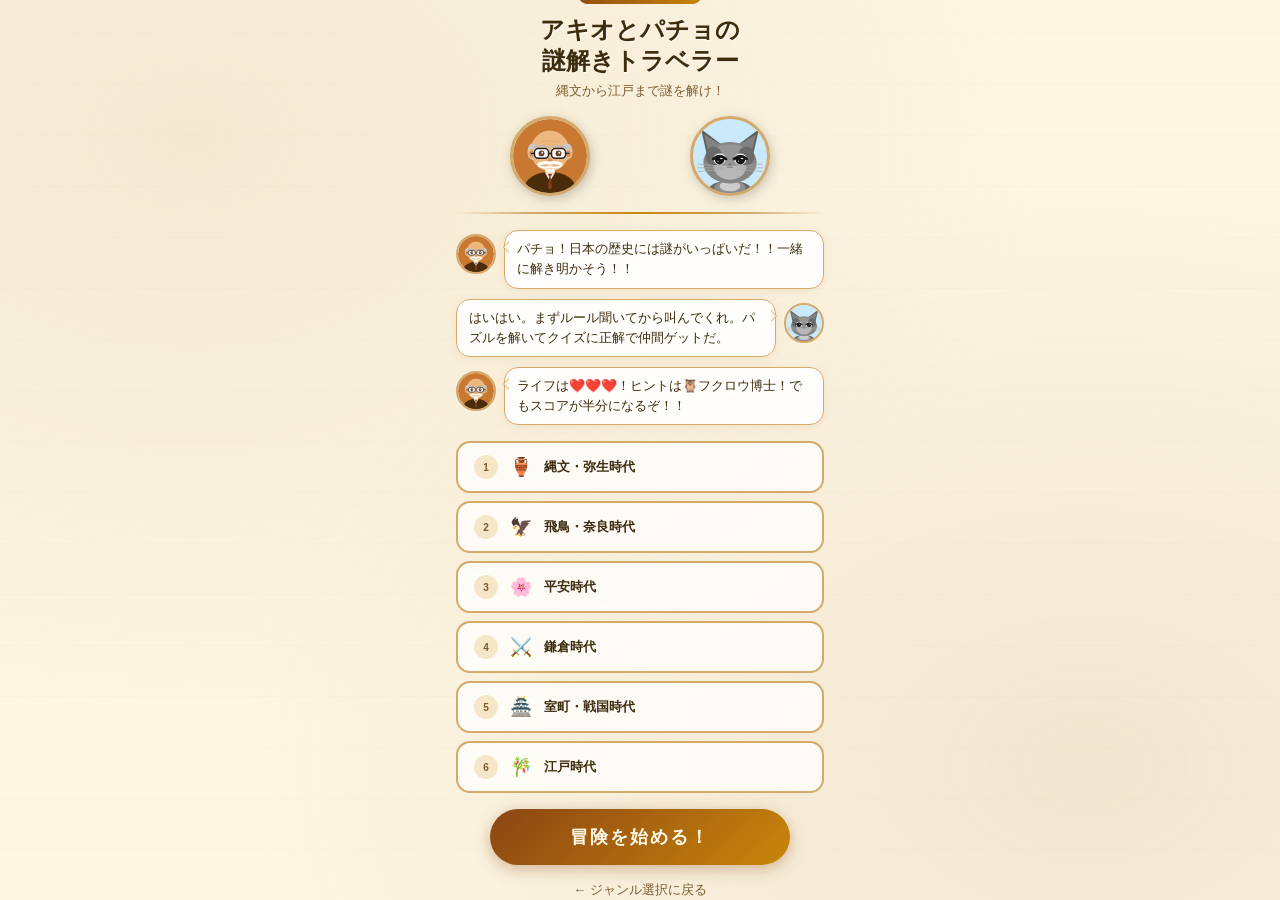
<file: AkioPachoQuiz/japanese-history.html>
<!DOCTYPE html>
<html lang="ja">
<head>
<meta charset="UTF-8">
<meta name="viewport" content="width=device-width, initial-scale=1.0, maximum-scale=1.0, user-scalable=no">
<title>アキオとパチョの謎解きトラベラー</title>
<style>
* { margin:0; padding:0; box-sizing:border-box; -webkit-tap-highlight-color:transparent; }
:root {
  --washi:#fdf6e3; --brown-dark:#3d2c0e; --brown-mid:#7a5c2e;
  --brown-light:#d4a96a; --brown-pale:#f5e6c8; --red-life:#e74c3c;
  --gold:#c8860a; --green-ok:#27ae60; --blue-hint:#2980b9;
}
html,body { height:100%; font-family:'Hiragino Maru Gothic ProN','Hiragino Sans','BIZ UDPGothic','Meiryo',sans-serif; background:var(--washi); color:var(--brown-dark); overflow:hidden; }
body::before { content:''; position:fixed; inset:0; background:radial-gradient(ellipse at 15% 15%,rgba(210,180,140,0.2) 0%,transparent 55%),radial-gradient(ellipse at 85% 85%,rgba(180,140,100,0.15) 0%,transparent 55%),repeating-linear-gradient(0deg,transparent,transparent 50px,rgba(160,120,80,0.025) 50px,rgba(160,120,80,0.025) 51px); pointer-events:none; z-index:0; }

.screen { position:fixed; inset:0; display:none; flex-direction:column; align-items:center; z-index:1; overflow-y:auto; overflow-x:hidden; -webkit-overflow-scrolling:touch; }
.screen.active { display:flex; }
#screen-opening { justify-content:center; padding:20px 16px; gap:16px; }
.opening-badge { display:inline-block; background:linear-gradient(135deg,#8b4513,#c8860a); color:#fff8e7; font-size:11px; font-weight:bold; letter-spacing:2px; padding:4px 16px; border-radius:20px; margin-bottom:10px; }
.opening-title { font-size:24px; font-weight:bold; color:var(--brown-dark); line-height:1.3; text-shadow:1px 1px 0 rgba(255,255,255,0.8); }
.opening-sub { font-size:13px; color:var(--brown-mid); margin-top:6px; }
.deco-line { width:100%; max-width:400px; height:2px; background:linear-gradient(to right,transparent,var(--brown-light) 20%,var(--gold) 50%,var(--brown-light) 80%,transparent); border-radius:1px; }
.char-display { display:flex; justify-content:space-around; width:100%; max-width:360px; }
.char-big { font-size:52px; filter:drop-shadow(2px 3px 4px rgba(0,0,0,0.15)); animation:charFloat 3s ease-in-out infinite; }
.char-big:last-child { animation-delay:1.5s; }
@keyframes charFloat { 0%,100%{transform:translateY(0)} 50%{transform:translateY(-6px)} }
.op-bubbles { width:100%; max-width:400px; display:flex; flex-direction:column; gap:10px; }
.op-bubble { display:flex; gap:8px; align-items:flex-start; }
.op-bubble.right { flex-direction:row-reverse; }
.op-bubble-avatar { font-size:22px; flex-shrink:0; margin-top:4px; }
.op-bubble-text { background:rgba(255,255,255,0.88); border:1.5px solid var(--brown-light); border-radius:14px; padding:8px 12px; font-size:13px; color:var(--brown-dark); line-height:1.55; max-width:calc(100% - 44px); box-shadow:0 2px 8px rgba(139,69,19,0.08); position:relative; }
.op-bubble:not(.right) .op-bubble-text::before { content:''; position:absolute; left:-8px; top:10px; border:6px solid transparent; border-right-color:var(--brown-light); }
.op-bubble:not(.right) .op-bubble-text::after { content:''; position:absolute; left:-6px; top:11px; border:5px solid transparent; border-right-color:rgba(255,255,255,0.88); }
.op-bubble.right .op-bubble-text::before { content:''; position:absolute; right:-8px; top:10px; border:6px solid transparent; border-left-color:var(--brown-light); }
.op-bubble.right .op-bubble-text::after { content:''; position:absolute; right:-6px; top:11px; border:5px solid transparent; border-left-color:rgba(255,255,255,0.88); }
.stage-list { width:100%; max-width:400px; display:flex; flex-direction:column; gap:8px; }
.stage-item { background:rgba(255,255,255,0.75); border:2px solid var(--brown-light); border-radius:14px; padding:12px 16px; display:flex; align-items:center; gap:12px; font-size:13px; }
.stage-item .si-num { font-size:10px; font-weight:bold; color:var(--brown-mid); background:var(--brown-pale); border-radius:50%; width:24px; height:24px; display:flex; align-items:center; justify-content:center; flex-shrink:0; }
.stage-item .si-emoji { font-size:18px; }
.stage-item .si-era { font-weight:bold; }
.btn-start { background:linear-gradient(135deg,#8b4513,#c8860a); color:#fff8e7; font-size:18px; font-weight:bold; padding:16px 48px; border:none; border-radius:30px; cursor:pointer; box-shadow:0 4px 16px rgba(139,69,19,0.35); letter-spacing:2px; transition:all 0.2s; width:100%; max-width:300px; }
.btn-start:active { transform:scale(0.97); }

#screen-game { padding:0; justify-content:flex-start; }
.game-header { width:100%; background:linear-gradient(180deg,#4a2d0a 0%,#6b3e1a 100%); padding:10px 14px 8px; display:flex; flex-direction:column; gap:6px; flex-shrink:0; }
.gh-top { display:flex; justify-content:space-between; align-items:center; }
.gh-stage-info { color:#f5e6c8; font-size:12px; font-weight:bold; }
.gh-lives { display:flex; gap:4px; font-size:18px; }
.gh-bottom { display:flex; justify-content:space-between; align-items:center; }
.gh-score { color:#f0d090; font-size:13px; font-weight:bold; }
.gh-score span { color:#ffd700; font-size:16px; }
.party-bar { width:100%; background:rgba(74,45,10,0.12); border-bottom:1px solid var(--brown-light); padding:6px 14px; display:flex; align-items:center; gap:6px; flex-shrink:0; min-height:40px; }
.party-label { font-size:10px; color:var(--brown-mid); font-weight:bold; flex-shrink:0; }
.party-members { display:flex; gap:4px; flex-wrap:wrap; }
.party-member { font-size:22px; animation:memberJoin 0.4s ease-out; }
@keyframes memberJoin { from{transform:scale(0) rotate(-180deg);opacity:0} to{transform:scale(1) rotate(0);opacity:1} }
.game-content { flex:1; width:100%; padding:12px 14px 16px; display:flex; flex-direction:column; gap:10px; overflow-y:auto; -webkit-overflow-scrolling:touch; }

.dialog-area { display:flex; flex-direction:column; gap:8px; }
.dialog-bubble { display:flex; gap:8px; align-items:flex-start; }
.dialog-bubble.right { flex-direction:row-reverse; }
.dialog-avatar { font-size:20px; flex-shrink:0; margin-top:4px; }
.dialog-text { background:rgba(255,255,255,0.88); border:1.5px solid var(--brown-light); border-radius:12px; padding:7px 11px; font-size:13px; line-height:1.5; max-width:calc(100% - 40px); box-shadow:0 2px 6px rgba(139,69,19,0.07); position:relative; }
.dialog-bubble:not(.right) .dialog-text::before { content:''; position:absolute; left:-7px; top:9px; border:5px solid transparent; border-right-color:var(--brown-light); }
.dialog-bubble:not(.right) .dialog-text::after { content:''; position:absolute; left:-5px; top:10px; border:4px solid transparent; border-right-color:rgba(255,255,255,0.88); }
.dialog-bubble.right .dialog-text::before { content:''; position:absolute; right:-7px; top:9px; border:5px solid transparent; border-left-color:var(--brown-light); }
.dialog-bubble.right .dialog-text::after { content:''; position:absolute; right:-5px; top:10px; border:4px solid transparent; border-left-color:rgba(255,255,255,0.88); }

.puzzle-box { background:rgba(255,255,255,0.82); border:2px solid var(--brown-light); border-radius:18px; padding:14px; box-shadow:0 3px 12px rgba(139,69,19,0.1); }
.puzzle-title { font-size:12px; font-weight:bold; color:var(--brown-mid); letter-spacing:1px; margin-bottom:8px; }
.puzzle-desc { font-size:13px; color:var(--brown-dark); line-height:1.6; margin-bottom:8px; }

/* SORT */
.sort-area { display:flex; flex-direction:column; gap:10px; }
.sort-slot-label { font-size:10px; color:var(--brown-mid); text-align:center; margin-bottom:4px; }
.sort-slots { display:flex; gap:6px; justify-content:center; flex-wrap:wrap; min-height:44px; background:rgba(212,169,106,0.15); border:1.5px dashed var(--brown-light); border-radius:10px; padding:6px; align-items:center; }
.tile { background:linear-gradient(135deg,#fff8e7,#f5e6c8); border:2px solid var(--brown-light); border-radius:10px; min-width:40px; height:40px; padding:0 6px; display:flex; align-items:center; justify-content:center; font-size:16px; font-weight:bold; cursor:pointer; transition:all 0.15s; box-shadow:0 2px 6px rgba(139,69,19,0.15); user-select:none; color:var(--brown-dark); }
.tile:active { transform:scale(0.9); }
.tile.in-answer { background:linear-gradient(135deg,#fff3cd,#ffe08a); border-color:var(--gold); }

/* BLANK */
.blank-area { display:flex; flex-direction:column; gap:12px; }
.blank-sentence { font-size:17px; font-weight:bold; text-align:center; line-height:2; color:var(--brown-dark); }
.blank-box { display:inline-block; min-width:52px; padding:0 6px; height:36px; border-bottom:3px solid var(--gold); border-radius:4px 4px 0 0; background:rgba(255,240,180,0.5); vertical-align:middle; text-align:center; line-height:36px; font-size:16px; font-weight:bold; color:var(--brown-dark); margin:0 2px; cursor:pointer; }
.blank-box.filled { background:rgba(255,200,50,0.3); }
.choices-grid { display:flex; flex-wrap:wrap; gap:8px; justify-content:center; }
.choice-btn { background:linear-gradient(135deg,#fff8e7,#f5e6c8); border:2px solid var(--brown-light); border-radius:10px; padding:8px 16px; font-size:15px; font-weight:bold; cursor:pointer; color:var(--brown-dark); min-width:52px; }
.choice-btn:active { transform:scale(0.93); }
.choice-btn.used { opacity:0.35; pointer-events:none; }
.btn-check { background:linear-gradient(135deg,#6b3e1a,var(--gold)); color:#fff8e7; font-size:15px; font-weight:bold; padding:11px 24px; border:none; border-radius:24px; cursor:pointer; box-shadow:0 3px 10px rgba(139,69,19,0.25); width:100%; }
.btn-check:active { transform:scale(0.97); }
.btn-check:disabled { opacity:0.5; pointer-events:none; }

/* FIND-ODD */
.find-odd-grid { display:grid; grid-template-columns:1fr 1fr; gap:10px; }
.find-odd-card { background:rgba(255,255,255,0.88); border:2.5px solid var(--brown-light); border-radius:16px; padding:16px 8px; text-align:center; cursor:pointer; display:flex; flex-direction:column; align-items:center; gap:8px; box-shadow:0 2px 8px rgba(139,69,19,0.1); }
.find-odd-card:active { transform:scale(0.95); }
.find-odd-card .fo-emoji { font-size:34px; line-height:1; }
.find-odd-card .fo-label { font-size:13px; font-weight:bold; color:var(--brown-dark); }

/* RIDDLE */
.riddle-text { background:rgba(255,248,210,0.95); border:2px solid var(--brown-light); border-radius:14px; padding:14px 16px; font-size:14px; line-height:1.75; color:var(--brown-dark); text-align:center; font-style:italic; margin-bottom:8px; }
.riddle-choices { display:flex; flex-direction:column; gap:8px; }
.riddle-choice { background:rgba(255,255,255,0.9); border:2px solid var(--brown-light); border-radius:12px; padding:11px 14px; font-size:14px; font-weight:bold; cursor:pointer; color:var(--brown-dark); display:flex; align-items:center; gap:10px; text-align:left; width:100%; }
.riddle-choice:active { transform:scale(0.98); }
.riddle-choice:disabled { cursor:default; }

/* CIPHER */
.cipher-key-table { display:flex; flex-wrap:wrap; gap:8px; justify-content:center; background:rgba(41,128,185,0.07); border:1.5px solid rgba(41,128,185,0.25); border-radius:12px; padding:10px 12px; margin-bottom:8px; }
.cipher-key-cell { display:flex; align-items:center; gap:3px; background:rgba(255,255,255,0.9); border-radius:8px; padding:5px 10px; font-size:15px; }
.ck-sym { font-size:18px; }
.ck-eq { color:var(--brown-mid); font-size:12px; }
.ck-kana { font-weight:bold; color:var(--brown-dark); }
.ck-kana.hidden-kana { color:var(--red-life); font-size:18px; }
.cipher-message { font-size:26px; text-align:center; letter-spacing:6px; padding:12px 8px; background:rgba(255,255,255,0.75); border-radius:12px; border:1.5px dashed var(--brown-light); line-height:1.4; }
.cipher-hint-note { font-size:11px; color:var(--brown-mid); text-align:center; margin:4px 0 8px; }

/* SLIDE PUZZLE */
.slide-wrap { display:flex; flex-direction:column; align-items:center; gap:10px; }
.slide-target-label { font-size:11px; color:var(--brown-mid); font-weight:bold; letter-spacing:0.5px; }
.slide-target-row { display:flex; gap:6px; align-items:center; justify-content:center; }
.slide-target-tile { width:40px; height:40px; background:rgba(39,174,96,0.15); border:2px solid var(--green-ok); border-radius:10px; display:flex; align-items:center; justify-content:center; font-size:18px; font-weight:bold; color:var(--green-ok); }
.slide-grid { display:grid; gap:6px; }
.slide-grid-2x2 { grid-template-columns:repeat(2,1fr); }
.slide-tile { width:80px; height:80px; font-size:28px; font-weight:bold; display:flex; align-items:center; justify-content:center; border-radius:14px; cursor:pointer; user-select:none; transition:transform 0.1s, background 0.2s; }
.slide-tile.filled { background:linear-gradient(135deg,#fff8e7,#f5e6c8); border:2.5px solid var(--brown-light); box-shadow:0 3px 10px rgba(139,69,19,0.18); color:var(--brown-dark); }
.slide-tile.filled:active { transform:scale(0.93); }
.slide-tile.empty { background:rgba(212,169,106,0.1); border:2px dashed rgba(212,169,106,0.35); cursor:default; }
.slide-tile.in-place { border-color:var(--green-ok); background:linear-gradient(135deg,#eafaf1,#d5f5e3); }
.slide-tile.win-flash { background:linear-gradient(135deg,#d4edda,#a8d8a8); border-color:var(--green-ok); animation:correctPop 0.4s ease; }
.slide-moves { font-size:12px; color:var(--brown-mid); text-align:center; }

/* SPOT THE DIFF */
.spotthediff-context { font-size:12px; color:var(--brown-mid); margin-bottom:8px; text-align:center; font-weight:bold; letter-spacing:0.5px; }
.spotthediff-sentence { font-size:16px; line-height:2.4; color:var(--brown-dark); text-align:center; padding:4px; }
.diff-clickable { display:inline-block; background:rgba(255,248,210,0.9); border:2px solid var(--gold); border-radius:8px; padding:1px 10px; margin:0 2px; cursor:pointer; font-weight:bold; transition:all 0.15s; }
.diff-clickable:active { transform:scale(0.95); }
.diff-clickable.wrong-pick { border-color:var(--red-life); background:rgba(231,76,60,0.15); animation:shake 0.4s ease; }
.diff-clickable.correct-found { border-color:var(--green-ok); background:rgba(39,174,96,0.2); animation:correctPop 0.3s ease; }
.diff-not-wrong-msg { font-size:12px; color:var(--red-life); text-align:center; margin-top:4px; min-height:18px; }

/* SHARED RESULT STYLES */
.opt-label { width:26px; height:26px; border-radius:50%; background:var(--brown-pale); display:flex; align-items:center; justify-content:center; font-size:12px; font-weight:bold; color:var(--brown-mid); flex-shrink:0; }
.correct { background:linear-gradient(135deg,#d4edda,#a8d8a8) !important; border-color:var(--green-ok) !important; }
.correct .opt-label { background:var(--green-ok); color:white; }
.wrong-ans { background:linear-gradient(135deg,#fde8e8,#f5b8b8) !important; border-color:var(--red-life) !important; }
.wrong-ans .opt-label { background:var(--red-life); color:white; }

/* QUIZ */
.quiz-box { background:rgba(255,255,255,0.88); border:2px solid var(--gold); border-radius:18px; padding:14px; box-shadow:0 3px 14px rgba(139,69,19,0.12); animation:slideUp 0.35s ease; }
@keyframes slideUp { from{opacity:0;transform:translateY(20px)} to{opacity:1;transform:translateY(0)} }
.quiz-header { display:flex; justify-content:space-between; align-items:center; margin-bottom:10px; }
.quiz-label { font-size:11px; font-weight:bold; color:var(--gold); background:rgba(200,134,10,0.1); padding:3px 10px; border-radius:12px; }
.timer-ring { position:relative; width:44px; height:44px; flex-shrink:0; }
.timer-svg { transform:rotate(-90deg); width:44px; height:44px; }
.timer-track { fill:none; stroke:rgba(200,134,10,0.2); stroke-width:4; }
.timer-progress { fill:none; stroke:var(--gold); stroke-width:4; stroke-linecap:round; transition:stroke-dashoffset 1s linear, stroke 0.3s; }
.timer-text { position:absolute; inset:0; display:flex; align-items:center; justify-content:center; font-size:15px; font-weight:bold; color:var(--gold); }
.quiz-question { font-size:15px; font-weight:bold; color:var(--brown-dark); line-height:1.6; margin-bottom:12px; background:rgba(212,169,106,0.12); border-radius:10px; padding:10px 12px; }
.quiz-options { display:flex; flex-direction:column; gap:8px; }
.quiz-option { background:rgba(255,255,255,0.9); border:2px solid var(--brown-light); border-radius:12px; padding:11px 14px; font-size:14px; font-weight:bold; cursor:pointer; color:var(--brown-dark); text-align:left; display:flex; align-items:center; gap:10px; line-height:1.4; }
.quiz-option:active:not(:disabled) { transform:scale(0.98); }
.quiz-option:disabled { cursor:default; }
.hint-btn { background:linear-gradient(135deg,#1a5276,var(--blue-hint)); color:white; font-size:13px; font-weight:bold; padding:8px 16px; border:none; border-radius:20px; cursor:pointer; display:flex; align-items:center; gap:6px; }
.hint-btn:disabled { opacity:0.4; pointer-events:none; }
.hint-bubble { background:rgba(234,242,251,0.95); border:2px solid var(--blue-hint); border-radius:14px; padding:10px 14px; font-size:13px; color:#1a3a5c; line-height:1.5; display:none; animation:slideUp 0.3s ease; }
.hint-bubble.visible { display:block; }

/* RESULT */
.feedback-overlay { position:fixed; inset:0; display:none; flex-direction:column; align-items:center; justify-content:center; z-index:100; background:rgba(0,0,0,0.5); backdrop-filter:blur(3px); }
.feedback-overlay.visible { display:flex; }
.feedback-card { background:var(--washi); border-radius:24px; padding:28px 32px; text-align:center; box-shadow:0 8px 32px rgba(0,0,0,0.25); max-width:320px; width:90%; animation:popIn 0.35s cubic-bezier(0.175,0.885,0.32,1.275); }
@keyframes popIn { from{transform:scale(0.6);opacity:0} to{transform:scale(1);opacity:1} }
.feedback-emoji { font-size:56px; margin-bottom:8px; }
.feedback-title { font-size:22px; font-weight:bold; color:var(--brown-dark); margin-bottom:6px; }
.feedback-sub { font-size:13px; color:var(--brown-mid); margin-bottom:16px; line-height:1.5; }
.feedback-score { font-size:28px; font-weight:bold; color:var(--gold); margin-bottom:6px; }
.feedback-member { font-size:38px; margin-bottom:8px; }
.feedback-member-name { font-size:14px; color:var(--green-ok); font-weight:bold; margin-bottom:16px; white-space:pre-line; }
.btn-next { background:linear-gradient(135deg,#8b4513,var(--gold)); color:#fff8e7; font-size:16px; font-weight:bold; padding:13px 36px; border:none; border-radius:26px; cursor:pointer; box-shadow:0 4px 14px rgba(139,69,19,0.3); width:100%; }
.btn-next:active { transform:scale(0.97); }
.special-screen { width:100%; max-width:400px; padding:24px 16px 40px; display:flex; flex-direction:column; align-items:center; gap:16px; margin:0 auto; }
.special-emoji { font-size:72px; text-align:center; }
.special-title { font-size:26px; font-weight:bold; color:var(--brown-dark); text-align:center; line-height:1.3; }
.special-sub { font-size:14px; color:var(--brown-mid); text-align:center; }
.special-score { font-size:36px; font-weight:bold; color:var(--gold); text-align:center; }
.party-display { display:flex; gap:12px; justify-content:center; flex-wrap:wrap; font-size:36px; }
.btn-menu { background:rgba(255,255,255,0.8); border:2px solid var(--brown-light); color:var(--brown-dark); font-size:15px; font-weight:bold; padding:12px 32px; border-radius:24px; cursor:pointer; width:100%; max-width:280px; text-align:center; }

/* MISC */
.mt8 { margin-top:8px; }
.text-center { text-align:center; }
.phase-label { font-size:11px; font-weight:bold; color:var(--brown-mid); background:var(--brown-pale); padding:3px 12px; border-radius:12px; display:inline-block; margin-bottom:6px; }
@keyframes correctPop { 0%{transform:scale(1)} 50%{transform:scale(1.2)} 100%{transform:scale(1)} }
@keyframes shake { 0%,100%{transform:translateX(0)} 25%{transform:translateX(-8px)} 75%{transform:translateX(8px)} }
.shake { animation:shake 0.4s ease; }
.score-pop { position:fixed; font-size:20px; font-weight:bold; color:var(--gold); pointer-events:none; z-index:200; animation:scoreFly 1.2s ease forwards; }
@keyframes scoreFly { 0%{opacity:1;transform:translateY(0) scale(1)} 100%{opacity:0;transform:translateY(-60px) scale(1.3)} }
.dialog-tap-hint { text-align:center; font-size:11px; color:var(--brown-mid); padding:6px 0; cursor:pointer; animation:pulse 1.2s ease-in-out infinite; user-select:none; -webkit-user-select:none; }
@keyframes pulse { 0%,100%{opacity:0.35} 50%{opacity:1} }
.char-big-img { width:80px; height:80px; border-radius:50%; object-fit:cover; object-position:top center; border:3px solid var(--brown-light); filter:drop-shadow(2px 3px 6px rgba(0,0,0,0.2)); animation:charFloat 3s ease-in-out infinite; flex-shrink:0; }
.char-big-img:last-child { animation-delay:1.5s; }
.avatar-sm { width:40px; height:40px; border-radius:50%; object-fit:cover; object-position:top center; border:2px solid var(--brown-light); flex-shrink:0; background:var(--brown-pale); }
</style>
</head>
<body>

<div id="screen-opening" class="screen active">
  <div class="special-screen" style="padding-top:20px">
    <div style="text-align:center">
      <div class="opening-badge">知育謎解きRPG</div>
      <div class="opening-title">アキオとパチョの<br>謎解きトラベラー</div>
      <div class="opening-sub">縄文から江戸まで謎を解け！</div>
    </div>
    <div class="char-display">
      <img src="akio.svg" class="char-big-img" alt="アキオ">
      <img src="pacho.svg" class="char-big-img" alt="パチョ">
    </div>
    <div class="deco-line"></div>
    <div class="op-bubbles">
      <div class="op-bubble"><span class="op-bubble-avatar"><img src="akio.svg" class="avatar-sm" alt="アキオ"></span><div class="op-bubble-text">パチョ！日本の歴史には謎がいっぱいだ！！一緒に解き明かそう！！</div></div>
      <div class="op-bubble right"><span class="op-bubble-avatar"><img src="pacho.svg" class="avatar-sm" alt="パチョ"></span><div class="op-bubble-text">はいはい。まずルール聞いてから叫んでくれ。パズルを解いてクイズに正解で仲間ゲットだ。</div></div>
      <div class="op-bubble"><span class="op-bubble-avatar"><img src="akio.svg" class="avatar-sm" alt="アキオ"></span><div class="op-bubble-text">ライフは❤️❤️❤️！ヒントは🦉フクロウ博士！でもスコアが半分になるぞ！！</div></div>
    </div>
    <div class="stage-list">
      <div class="stage-item"><div class="si-num">1</div><div class="si-emoji">🏺</div><div class="si-era">縄文・弥生時代</div></div>
      <div class="stage-item"><div class="si-num">2</div><div class="si-emoji">🦅</div><div class="si-era">飛鳥・奈良時代</div></div>
      <div class="stage-item"><div class="si-num">3</div><div class="si-emoji">🌸</div><div class="si-era">平安時代</div></div>
      <div class="stage-item"><div class="si-num">4</div><div class="si-emoji">⚔️</div><div class="si-era">鎌倉時代</div></div>
      <div class="stage-item"><div class="si-num">5</div><div class="si-emoji">🏯</div><div class="si-era">室町・戦国時代</div></div>
      <div class="stage-item"><div class="si-num">6</div><div class="si-emoji">🎋</div><div class="si-era">江戸時代</div></div>
    </div>
    <button class="btn-start" onclick="startGame()">冒険を始める！</button>
    <a href="quiz-genre.html" style="font-size:13px;color:var(--brown-mid);text-decoration:none;">← ジャンル選択に戻る</a>
  </div>
</div>

<div id="screen-game" class="screen">
  <div class="game-header">
    <div class="gh-top">
      <div class="gh-stage-info" id="stage-label">ステージ 1 / 6</div>
      <div class="gh-lives" id="lives-display">❤️❤️❤️</div>
    </div>
    <div class="gh-bottom">
      <div class="gh-score">スコア <span id="score-display">0</span></div>
      <button class="hint-btn" id="hint-btn" onclick="useHint()">🦉 ヒント</button>
    </div>
  </div>
  <div class="party-bar"><div class="party-label">仲間：</div><div class="party-members" id="party-members"></div></div>
  <div class="game-content" id="game-content"></div>
</div>

<div id="screen-clear" class="screen">
  <div class="special-screen">
    <div class="special-emoji" id="clear-emoji">🎉</div>
    <div class="special-title" id="clear-title">ステージクリア！</div>
    <div class="op-bubbles" id="clear-bubbles" style="width:100%;max-width:380px"></div>
    <div class="party-display" id="clear-party"></div>
    <div class="special-score" id="clear-score"></div>
    <button class="btn-next" id="btn-clear-next">次のステージへ →</button>
    <button class="btn-menu" onclick="goMenu()">← タイトルに戻る</button>
  </div>
</div>

<div id="screen-gameover" class="screen">
  <div class="special-screen">
    <div class="special-emoji">💀</div>
    <div class="special-title">ゲームオーバー</div>
    <div class="op-bubbles" style="width:100%;max-width:380px">
      <div class="op-bubble right"><span class="op-bubble-avatar"><img src="pacho.svg" class="avatar-sm" alt="パチョ"></span><div class="op-bubble-text">…まあ、最初はみんなそんなもんだよ。</div></div>
      <div class="op-bubble"><span class="op-bubble-avatar"><img src="akio.svg" class="avatar-sm" alt="アキオ"></span><div class="op-bubble-text">くぅ〜！歴史の神様、もう一度チャンスを！！</div></div>
    </div>
    <div class="special-score" id="go-score"></div>
    <button class="btn-start" onclick="startGame()">もう一度挑戦！</button>
    <button class="btn-menu" onclick="goMenu()">← タイトルに戻る</button>
  </div>
</div>

<div id="screen-result" class="screen">
  <div class="special-screen">
    <div class="special-emoji">🏆</div>
    <div class="special-title">全ステージ制覇！</div>
    <div class="op-bubbles" style="width:100%;max-width:380px">
      <div class="op-bubble"><span class="op-bubble-avatar"><img src="akio.svg" class="avatar-sm" alt="アキオ"></span><div class="op-bubble-text">やった！日本史の謎を全部解いたぞ！！！</div></div>
      <div class="op-bubble right"><span class="op-bubble-avatar"><img src="pacho.svg" class="avatar-sm" alt="パチョ"></span><div class="op-bubble-text">素直に認める。よくやった。…ちょっとだけな。</div></div>
    </div>
    <div class="special-sub">集めた仲間たち</div>
    <div class="party-display" id="result-party"></div>
    <div class="special-score" id="result-score"></div>
    <button class="btn-start" onclick="startGame()">もう一度遊ぶ</button>
    <button class="btn-menu" onclick="goMenu()">← ジャンル選択に戻る</button>
  </div>
</div>

<div class="feedback-overlay" id="feedback-overlay">
  <div class="feedback-card">
    <div class="feedback-emoji" id="fb-emoji"></div>
    <div class="feedback-title" id="fb-title"></div>
    <div class="feedback-sub" id="fb-sub"></div>
    <div class="feedback-member" id="fb-member"></div>
    <div class="feedback-member-name" id="fb-member-name"></div>
    <div class="feedback-score" id="fb-score"></div>
    <button class="btn-next" onclick="closeFeedback()">続ける →</button>
  </div>
</div>

<script>
// ============================================================
//  STAGE DATA  各ステージ5種類のパズルからランダム選択
// ============================================================
const STAGES = [
  {
    id:1, era:"縄文・弥生時代", emoji:"🏺", bgColor:"rgba(180,130,70,0.08)",
    member:{ emoji:"🧙", name:"シャーマン", msg:"精霊の力を貸すぞ！" },
    openingDialogs:[
      {who:"akio", text:"縄文！弥生！土器！土偶！！言いたいことが多すぎてどうにかなりそう！！"},
      {who:"pacho", text:"どうにかなる前に問題解け。"},
      {who:"akio", text:"うおー！！やるぞー！！！"}
    ],
    puzzlePools:[
      [
        { type:"sort", label:"🔤 タイルパズル",
          instruction:"ヒントを読んでタイルを正しい順に並べ替えよう！",
          question:"縄文時代を代表する、縄目模様が特徴の土製の容器を何という？（7文字）",
          chars:["じ","ょ","う","も","ん","ど","き"], answer:["じ","ょ","う","も","ん","ど","き"],
          displayAnswer:"縄文土器（じょうもんどき）",
          explanation:"縄文土器（じょうもんどき）！縄目状の文様が特徴で厚手・黒褐色。煮炊き・貯蔵に使用。弥生土器は薄手・赤褐色で稲作文化とともに広まった。二つの土器の特徴の違いを押さえよう。",
          quiz:{ question:"縄文土器の特徴として最も正しいものはどれか？",
            options:["縄目状の文様が特徴で厚手の作りが多く煮炊き・貯蔵に使われた","薄くて滑らかな仕上がりで稲作文化とともに全国に広まった（弥生土器の特徴）","釉薬を使った高度な技術で作られた奈良〜平安時代の施釉陶器","金属器の普及とともに廃れた一時的な文化遺産"],
            correct:0, explanation:"縄文土器は縄目が特徴！厚手・黒褐色で煮炊き・貯蔵用。弥生土器は薄手・赤褐色・滑らかで稲作文化と連動して普及。土器の違いが時代区分の重要な指標だ。" } },
        { type:"slide", label:"🎮 スライドパズル",
          instruction:"タイルをスライドして問題のテーマを完成させよう！",
          question:"縄文時代に魔よけ・豊作祈願に使われた土製の人形「土偶（どぐう）」を作れ！",
          word:["ど","ぐ","う"], cols:2, rows:2,
          hint_word:"土偶（どぐう）",
          explanation:"どぐう＝土偶！縄文時代の祭祀用土製品。女性をかたどったものが多く魔よけ・豊穣祈願に使われた。弥生時代には銅鐸など青銅器が祭祀の中心となり土偶は作られなくなった。",
          quiz:{ question:"縄文時代の社会の特徴として最も正しいものはどれか？",
            options:["狩猟・採集・漁中心の生活で稲作はなく著しい貧富の差は形成されていなかった","稲作を中心に発展し余剰生産物による貧富の差が既に明確に形成されていた","環濠で集落を囲み組織的な軍事力による戦争が頻繁に起きていた","文字・法律を持つ高度な政治体制が既に整っていた"],
            correct:0, explanation:"縄文時代は平等に近い社会！稲作がなく余剰生産がないため著しい貧富の差・階層差は見られなかった。稲作が始まった弥生時代以降に社会の階層化が進んだ点が入試で問われる。" } },
        { type:"riddle", label:"🧩 謎解きクイズ",
          instruction:"謎を解いて問題のテーマを導き出そう！",
          riddle:"わたしは佐賀県神埼郡にある弥生時代最大級の遺跡だ。環濠・物見やぐら・大型建物が確認され「クニ」の中心地と考えられ、邪馬台国との関係も議論される。わたしはどの遺跡？",
          choices:["吉野ヶ里遺跡","三内丸山遺跡","登呂遺跡","板付遺跡"], correctIdx:0,
          explanation:"吉野ヶ里遺跡（よしのがりいせき）！佐賀県。弥生時代の大規模な環濠集落で戦争・権力・祭祀の痕跡が残る。三内丸山は縄文時代（青森）、登呂は弥生時代の農耕遺跡（静岡）。",
          quiz:{ question:"弥生時代の社会変化として最も正しいものはどれか？",
            options:["稲作の普及で余剰生産物が生まれ貧富の差・身分差が形成されクニが成立した","全員が平等に食料を分配する平和な共同社会が実現した","青銅器のみが使用されて鉄器は一切使用されなかった","文字が普及して法律が整備され統一国家が成立した"],
            correct:0, explanation:"稲作普及→余剰生産→貧富の差→身分差→クニ成立の流れが弥生時代の核心！吉野ヶ里遺跡はその物証だ。" } },
        { type:"riddle", label:"🧩 謎解きクイズ",
          instruction:"謎を解いて問題のテーマを導き出そう！",
          riddle:"わたしは弥生時代に大陸（中国・朝鮮半島）から北九州に伝わった農業技術だ。水田を作り稲を育てることで余剰食料が生まれ、貧富の差・身分差の形成と「クニ」の成立につながった。わたしは何？",
          choices:["稲作（水稲耕作）","縄文農耕","畑作（陸稲栽培）","牧畜"], correctIdx:0,
          explanation:"稲作（いなさく）！大陸から北九州に伝来し急速に東へ拡大した。余剰生産→貯蓄→貧富の差→身分差という弥生時代の社会変化の核心だ。",
          quiz:{ question:"稲作の伝来が弥生時代の社会に与えた最大の影響として正しいものはどれか？",
            options:["余剰生産物の蓄積により貧富の差・身分差が生まれクニが形成された","全員が平等に食料を分配する共産的な社会が実現した","農耕の普及で戦争がなくなり平和な時代が訪れた","文字が発明され記録・行政が整備された"],
            correct:0, explanation:"稲作普及→余剰生産物の蓄積→格差→支配者と被支配者の身分差→環濠集落（防衛）→クニの成立という流れが入試頻出！縄文時代との対比が重要だ。" } }
      ],
      [
        { type:"sort", label:"🔤 タイルパズル",
          instruction:"ヒントを読んでタイルを正しい順に並べ替えよう！",
          question:"稲作が普及した時代の名称を並べよ！水田耕作と青銅器・鉄器の使用が始まった時代だ（6文字）",
          chars:["や","よ","い","じ","だ","い"], answer:["や","よ","い","じ","だ","い"],
          displayAnswer:"弥生時代（やよいじだい）",
          explanation:"弥生時代（やよいじだい）！紀元前300年頃から紀元後300年頃。稲作・金属器（青銅器・鉄器）が普及し、貧富の差・身分差が生まれクニが形成された時代。縄文時代との対比が入試頻出。",
          quiz:{ question:"弥生時代と縄文時代の違いとして最も正しいものはどれか？",
            options:["弥生時代に稲作と金属器が普及し貧富の差が生まれた点が縄文時代と最大の相違点","縄文時代に既に稲作が行われていたため弥生時代との区別は土器の形状のみ","弥生時代は縄文時代より前の時代で狩猟採集が中心だった","どちらの時代も貧富の差・身分差はほとんど見られなかった"],
            correct:0, explanation:"弥生時代の本質は稲作+金属器の導入！これにより余剰生産→貧富の差→クニ成立へ。縄文時代（狩猟採集・平等社会）との対比は入試最頻出テーマだ。" } },
        { type:"slide", label:"🎮 スライドパズル",
          instruction:"タイルをスライドして問題のテーマを完成させよう！",
          question:"弥生時代の集落を囲む堀の名称の最初3文字を作れ！防衛・戦争の証拠となる遺構だ",
          word:["か","ん","ご"], cols:2, rows:2,
          hint_word:"環濠（かんごう）",
          explanation:"環濠（かんごう）！弥生時代の集落を囲む堀。吉野ヶ里遺跡などで確認され、クニ同士の戦争・防衛の証拠だ。縄文時代にはなく弥生時代の社会変化（戦争・身分差）を示す重要な遺構。",
          quiz:{ question:"環濠集落が弥生時代に出現した理由として最も正しいものはどれか？",
            options:["稲作による余剰生産物をめぐるクニ同士の争い・戦争が激化したため","縄文人が洪水から集落を守るために自発的に作り始めたため","稲作の灌漑用水路として農業生産を高めるために作られたため","中国大陸からの軍事侵攻に備えて朝廷が整備させたため"],
            correct:0, explanation:"環濠集落は戦争・防衛の証拠！稲作→余剰生産→蓄積をめぐる争い→クニ同士の戦争→集落防衛のため環濠が築かれた。吉野ヶ里（佐賀）が代表的遺跡だ。" } },
        { type:"riddle", label:"🧩 謎解きクイズ",
          instruction:"謎を解いて問題のテーマを導き出そう！",
          riddle:"わたしは青森県にある縄文時代最大級の集落遺跡だ。大型竪穴建物・掘立柱建物・縄文ポシェットなどが出土し、当時の豊かな縄文文化を伝える。縄文時代の定住生活と規模の大きさで知られる。わたしはどの遺跡？",
          choices:["三内丸山遺跡","吉野ヶ里遺跡","登呂遺跡","板付遺跡"], correctIdx:0,
          explanation:"三内丸山遺跡（さんないまるやまいせき）！青森県。縄文時代前期〜中期（約5500〜4000年前）の大規模集落。大型掘立柱建物・竪穴住居が多数確認され縄文時代の定住・計画的集落が判明した。",
          quiz:{ question:"三内丸山遺跡から分かる縄文時代の特徴として最も正しいものはどれか？",
            options:["縄文時代でも大規模な定住集落を形成し計画的な建築を行っていた","縄文時代に稲作が既に行われており弥生文化との差はわずかだった","縄文時代の人々は常に移動し定住生活は行っていなかった","三内丸山遺跡は弥生時代の環濠集落として知られている"],
            correct:0, explanation:"三内丸山遺跡は縄文時代の定住・大規模集落の証拠！大型建物・多数の竪穴住居が計画的に配置されており、縄文時代の文化レベルの高さを示す。ただし稲作はなく狩猟採集が基盤だ。" } },
        { type:"riddle", label:"🧩 謎解きクイズ",
          instruction:"謎を解いて問題のテーマを導き出そう！",
          riddle:"わたしは弥生時代の祭祀用青銅器だ。主に近畿地方で出土し、銅鏡・銅剣とともに「三種の青銅器」の一つ。稲作の豊穣を祈る祭祀に使われ、弥生時代の精神文化・宗教を伝える重要な出土品だ。わたしは何？",
          choices:["銅鐸","土偶","埴輪","銅矛"], correctIdx:0,
          explanation:"銅鐸（どうたく）！弥生時代の祭祀用青銅器。近畿・東海地方を中心に出土。稲作の豊穣を祈る祭祀に使用された。縄文時代の土偶（豊穣・魔よけの土製品）との対比が入試で問われる。",
          quiz:{ question:"銅鐸の説明として最も正しいものはどれか？",
            options:["弥生時代の祭祀用青銅器で近畿地方を中心に出土し農耕儀礼に使われた","縄文時代に全国で使われた実用的な武器として大陸から伝来した","古墳時代に豪族の権威を示すため前方後円墳に納められた副葬品","奈良時代に仏教儀式で使われた法器として中国から輸入された"],
            correct:0, explanation:"銅鐸は弥生時代の祭祀用青銅器！縄文の土偶（祭祀用土製品）と対比して覚えよう。銅鐸（近畿中心）・銅剣（北九州中心）・銅矛（北九州中心）の分布の違いも入試で問われる。" } }
      ],
      [
        { type:"sort", label:"🔤 タイルパズル",
          instruction:"ヒントを読んでタイルを正しい順に並べ替えよう！",
          question:"貝殻・動物の骨・土器などの生活廃棄物が積み重なった縄文時代の遺跡の名称を並べよ！（8文字）",
          chars:["じ","ょ","う","も","ん","じ","だ","い"], answer:["じ","ょ","う","も","ん","じ","だ","い"],
          displayAnswer:"縄文時代（じょうもんじだい）",
          explanation:"縄文時代（じょうもんじだい）！約1万3000年前〜紀元前300年頃。狩猟・採集・漁を生業とし、縄文土器・土偶を用いた。貝塚が各地に残り当時の食生活・環境を伝える重要な遺跡だ。",
          quiz:{ question:"縄文時代の生活の特徴として最も正しいものはどれか？",
            options:["狩猟・採集・漁を中心とし貝塚・竪穴住居が生活の証として残っている","稲作を基盤とし余剰生産物による富の蓄積と身分差が既に見られた","青銅器・鉄器を使用し金属製の農具で耕作を行っていた","文字を持ち木簡に記録を残した高度な行政組織を持っていた"],
            correct:0, explanation:"縄文時代の3点セット：狩猟採集漁・貝塚・竪穴住居！稲作も金属器も文字もない時代。弥生時代（稲作・金属器・貧富の差）との対比が最重要だ。" } },
        { type:"slide", label:"🎮 スライドパズル",
          instruction:"タイルをスライドして問題のテーマを完成させよう！",
          question:"縄文人の食生活・生活環境を伝える貝殻などの廃棄遺跡の名称の最初3文字を作れ！",
          word:["か","い","づ"], cols:2, rows:2,
          hint_word:"貝塚（かいづか）",
          explanation:"貝塚（かいづか）！縄文人の食べた貝殻・魚骨・獣骨・土器片などが積み重なった遺跡。大森貝塚（東京）をモース（アメリカの動物学者）が1877年に発見したことで縄文文化研究が始まった。",
          quiz:{ question:"貝塚に関する説明として最も正しいものはどれか？",
            options:["縄文人の食生活や環境を示す貝殻・骨などの生活廃棄物が積み重なった遺跡","弥生人が稲作の豊穣を祈って貝を奉納した祭祀遺跡","古墳時代の豪族が海産物を貯蔵するために作った倉庫跡","奈良時代に税として納められた貝類が蓄積した官衙遺跡"],
            correct:0, explanation:"貝塚は縄文時代の「ゴミ捨て場」！貝殻・魚骨・獣骨・土器片などから縄文人の食生活・環境が分かる。大森貝塚（東京・1877年）はモースが発見した日本考古学の出発点だ。" } },
        { type:"riddle", label:"🧩 謎解きクイズ",
          instruction:"謎を解いて問題のテーマを導き出そう！",
          riddle:"わたしは静岡県にある弥生時代の農耕集落遺跡だ。水田跡・農具・高床倉庫の跡が見つかり弥生時代の稲作文化・農村の生活を具体的に伝えている。縄文時代との生活の違いを示す重要な遺跡だ。わたしはどの遺跡？",
          choices:["登呂遺跡","吉野ヶ里遺跡","三内丸山遺跡","板付遺跡"], correctIdx:0,
          explanation:"登呂遺跡（とろいせき）！静岡県静岡市。弥生時代後期の農耕集落。水田跡・高床倉庫・農具が出土し稲作文化の具体的な証拠となっている。吉野ヶ里（佐賀）は環濠集落・クニの中心地として対比させて覚えよう。",
          quiz:{ question:"登呂遺跡が示す弥生時代の特徴として最も正しいものはどれか？",
            options:["水田跡・高床倉庫・農具が出土し稲作農耕集落の生活実態が分かる","環濠・物見やぐらが確認されクニ同士の戦争と政治権力の存在が分かる","大型掘立柱建物が発見され縄文時代から続く大規模定住集落の存在が分かる","銅鐸・銅剣が多数出土し弥生時代の青銅器祭祀文化の中心地と分かる"],
            correct:0, explanation:"登呂遺跡は稲作農耕の証拠！水田跡・高床倉庫（稲の保存）・農具（木製鍬・鎌）が出土。吉野ヶ里（環濠・戦争・クニ）と登呂（農耕・水田・倉庫）を対比して覚えよう。" } },
        { type:"riddle", label:"🧩 謎解きクイズ",
          instruction:"謎を解いて問題のテーマを導き出そう！",
          riddle:"わたしは弥生時代を通じて起きた社会の大変化だ。稲作の普及により余剰生産物が生まれ、それを多く持つ者と少ない者の差が広がり、やがて支配者と被支配者が生まれ、地域の政治組織が誕生した。この変化を何という？",
          choices:["社会の階層化（クニの形成）","大化の改新","律令制の整備","班田収授法の施行"], correctIdx:0,
          explanation:"弥生時代の社会階層化！稲作→余剰生産→蓄積の差→貧富の差→身分差→首長（支配者）の出現→クニの形成という一連の流れが弥生時代の本質だ。縄文時代の平等社会との対比が入試頻出。",
          quiz:{ question:"弥生時代の社会階層化の流れとして最も正しい順序はどれか？",
            options:["稲作普及→余剰生産物→貧富の差→身分差→クニの形成","文字の普及→法律の制定→身分差の発生→農耕の開始","金属器の輸入→軍事力の差→首長の出現→稲作の開始","環濠の建設→戦争の勃発→稲作の伝来→余剰生産物の蓄積"],
            correct:0, explanation:"稲作→余剰生産→貧富の差→身分差→クニ形成の流れが弥生時代の核心！この因果関係の連鎖を正確に理解することが日本史の基礎だ。縄文（平等・狩猟採集）との対比で覚えよう。" } }
      ]
    ],
    quiz:{ question:"弥生時代の社会変化として最も正しく述べたものはどれか？",
      options:["稲作の普及により余剰生産物が蓄積され、貧富の差と身分差が生まれた","全ての人が平等に土地を所有する平和な氏族社会が実現した","鉄器の普及のみが社会変化の要因であり稲作の影響は小さかった","農耕が始まったことで戦争はなくなり環濠集落は消滅した"],
      correct:0, explanation:"稲作普及→余剰生産物の蓄積→貧富の差→支配者（首長）と被支配者の身分差→「クニ」の成立という流れが入試の核心！" },
    clearDialogs:[
      {who:"akio", text:"シャーマン仲間になった！！受験合格祈ってもらおう！！"},
      {who:"pacho", text:"効くかは知らん。次いくぞ。"}
    ],
    hint:"縄文（貝塚・土偶・狩猟採集）と弥生（稲作・環濠集落・身分差）の違いを比較して考えよ🦉"
  },
  {
    id:2, era:"飛鳥・奈良時代", emoji:"🦅", bgColor:"rgba(100,120,180,0.08)",
    member:{ emoji:"🏛️", name:"僧侶", msg:"仏の教えで道を照らそう！" },
    openingDialogs:[
      {who:"pacho", text:"今度は飛鳥奈良だ。アキオ、また発狂するか？"},
      {who:"akio", text:"しない！！…大仏でか！！ごめん発狂した！！"},
      {who:"pacho", text:"予想通りだ。問題やるぞ。"}
    ],
    puzzlePools:[
      [
        { type:"sort", label:"🔤 タイルパズル",
          instruction:"ヒントを読んでタイルを正しい順に並べ替えよう！",
          question:"645年、中大兄皇子と中臣鎌足が蘇我氏を倒して始めた政治改革の名称を並べよ！（8文字）",
          chars:["た","い","か","の","か","い","し","ん"], answer:["た","い","か","の","か","い","し","ん"],
          displayAnswer:"大化の改新（たいかのかいしん）",
          explanation:"大化の改新（645年）！中大兄皇子・中臣鎌足が蘇我入鹿を暗殺（乙巳の変）。公地公民制を目指し律令国家の基礎を作った歴史的転換点だ。",
          quiz:{ question:"大化の改新（645年）で廃止が目指された体制として最も正しいものはどれか？",
            options:["豪族による私有地・私有民（私地私民）の支配体制","班田収授法による口分田の国家管理体制","律令制に基づく租庸調の徴収体制","律令に基づく国郡里制の地方行政体制"],
            correct:0, explanation:"大化の改新の核心は私地私民の廃止と公地公民制の確立！豪族が私有していた土地（私地）と人民（私民）を廃止し、土地と人民を国家（天皇）が直接支配する体制への転換を目指した。" } },
        { type:"slide", label:"🎮 スライドパズル",
          instruction:"タイルをスライドして問題のテーマを完成させよう！",
          question:"律令制の根幹をなす三大税制度の名前の最初3文字を、緑の目標に合わせて作れ！",
          word:["そ","よ","う"], cols:2, rows:2,
          hint_word:"租庸調（そようちょう）",
          explanation:"租庸調（そようちょう）！律令制の根幹をなす税制。租＝口分田への稲、庸＝労役代替の布・米、調＝地方特産物。農民には兵役（防人・衛士）も課された。",
          quiz:{ question:"律令制の「租庸調」のうち「庸」の説明として正しいものはどれか？",
            options:["中央への労役の代わりに布・米を納める税","口分田に賦課される稲を納める税","地方の絹・糸・塩などの特産物を納める税","兵役として防人・衛士として奉仕する義務"],
            correct:0, explanation:"租庸調の区別は入試最頻出！租＝口分田への稲（地租的性格）、庸＝労役または布・米で代替、調＝地方の特産物。農民への多重負担が逃亡・浮浪民を生んだ。" } },
        { type:"riddle", label:"🧩 謎解きクイズ",
          instruction:"謎を解いて問題のテーマを導き出そう！",
          riddle:"わたしは701年に完成した日本初の本格的律令だ。刑部親王・藤原不比等らが編纂し、唐の律令を参考に日本の実情に合わせて作られた。文武天皇の時代に施行された。わたしは何律令？",
          choices:["大宝律令","養老律令","近江令","飛鳥浄御原令"], correctIdx:0,
          explanation:"大宝律令（701年）！律（刑法）と令（行政法）を体系化した最初の本格的律令。養老律令は757年施行。近江令・飛鳥浄御原令は未完成・部分施行にとどまった。",
          quiz:{ question:"大宝律令（701年）に関して最も正しいものはどれか？",
            options:["刑部親王・藤原不比等が編纂した日本初の本格的律令で文武天皇の時代に施行","聖武天皇が社会不安を鎮めるために制定した仏教関連の法典","源頼朝が武家社会の慣習を成文化して制定した武家法典","藤原道長が摂関政治の基盤として整備した公家向けの法典"],
            correct:0, explanation:"大宝律令は刑部親王・藤原不比等が中心となり701年に完成した日本初の本格的律令！文武天皇時代に施行。養老律令（718年編纂・757年施行）は藤原不比等の死後に完成した後継律令だ。" } },
        { type:"riddle", label:"🧩 謎解きクイズ",
          instruction:"謎を解いて問題のテーマを導き出そう！",
          riddle:"わたしは奈良時代の天皇だ。疫病や反乱など社会不安が続く中、仏教の力で国を安定させようと全国に国分寺・国分尼寺を建立させた。都には東大寺を建て盧舎那仏（大仏）を造立させた。わたしは誰？",
          choices:["聖武天皇","元明天皇","桓武天皇","天武天皇"], correctIdx:0,
          explanation:"聖武天皇（しょうむてんのう）！奈良時代の天皇。東大寺の大仏造立を命じ鎮護国家（仏教で国を護る）を目指した。元明天皇は710年に平城京に遷都、桓武天皇は794年に平安京に遷都した。",
          quiz:{ question:"聖武天皇が東大寺の大仏を造立した目的として最も正しいものはどれか？",
            options:["疫病・反乱などの社会不安を仏教の力で鎮め国家を安定させるため","遣唐使の派遣を記念して仏教文化の発展を内外に誇示するため","藤原不比等の功績を称えて律令国家の安定を祝うため","大陸からの軍事的脅威に対して神仏の加護を求めるため"],
            correct:0, explanation:"聖武天皇の大仏造立は鎮護国家の思想！疫病（天然痘流行）・反乱（藤原広嗣の乱）などの社会不安を仏教の力で鎮めようとした。「奈良の大仏＝聖武天皇＝鎮護国家」を必ずセットで覚えよう！" } }
      ],
      [
        { type:"sort", label:"🔤 タイルパズル",
          instruction:"ヒントを読んでタイルを正しい順に並べ替えよう！",
          question:"奈良時代に編纂された日本最古の歌集の名称を並べよ！約4500首の和歌を収録している（7文字）",
          chars:["ま","ん","よ","う","し","ゅ","う"], answer:["ま","ん","よ","う","し","ゅ","う"],
          displayAnswer:"万葉集（まんようしゅう）",
          explanation:"万葉集（まんようしゅう）！奈良時代に成立した日本最古の歌集。約4500首を収録。天皇・貴族から防人・農民まで幅広い階層の歌が万葉仮名（漢字の音訓を借りた表記）で記された。",
          quiz:{ question:"万葉集の特徴として最も正しいものはどれか？",
            options:["天皇から庶民まで幅広い階層の歌を万葉仮名で記した奈良時代成立の最古の歌集","平安時代に醍醐天皇の命で紀貫之らが編纂した最初の勅撰和歌集","藤原定家が鎌倉時代に編纂した百人一首の原典となった歌集","室町時代に能楽師の世阿弥が和歌を芸術論として体系化した著作"],
            correct:0, explanation:"万葉集は奈良時代の最古歌集！約4500首・万葉仮名・幅広い階層の歌が特徴。古今和歌集（905年・醍醐天皇の命・紀貫之ら編纂・最初の勅撰集）と混同しないこと！" } },
        { type:"slide", label:"🎮 スライドパズル",
          instruction:"タイルをスライドして問題のテーマを完成させよう！",
          question:"710年に元明天皇が遷都した奈良の都の名前の最初3文字を作れ！",
          word:["へ","い","じ"], cols:2, rows:2,
          hint_word:"平城京（へいじょうきょう）",
          explanation:"平城京（へいじょうきょう）！710年に元明天皇が藤原京から遷都。唐の長安をモデルにした碁盤目状の都市。784年に桓武天皇が長岡京へ遷都するまで奈良時代の都だった。",
          quiz:{ question:"平城京（710年）に関する説明として最も正しいものはどれか？",
            options:["元明天皇が710年に遷都した唐の長安を模した奈良時代の都","桓武天皇が794年に遷都した平安時代の都","聖武天皇が仏教の力で国を守るために建設した寺院都市","藤原不比等が大宝律令制定後に整備した律令制の首都"],
            correct:0, explanation:"平城京は710年・元明天皇・奈良！唐の長安をモデルにした碁盤目状の都で約7万人が居住したとされる。桓武天皇が784年長岡京・794年平安京へ遷都し奈良時代が終わった。" } },
        { type:"riddle", label:"🧩 謎解きクイズ",
          instruction:"謎を解いて問題のテーマを導き出そう！",
          riddle:"わたしは奈良時代から平安時代初期にかけて朝廷から中国（唐）へ派遣された外交・文化使節団だ。唐の制度・文化・仏教を日本に持ち帰り律令国家の建設と天平文化の形成に大きく貢献した。わたしは何？",
          choices:["遣唐使","遣隋使","日宋貿易","勘合貿易"], correctIdx:0,
          explanation:"遣唐使（けんとうし）！630年（舒明天皇）に開始、894年（菅原道真の建議）に停止。唐の律令・儒学・仏教・美術を持ち帰り日本の律令国家形成と天平文化に大きく貢献した。",
          quiz:{ question:"遣唐使の派遣が日本に与えた影響として最も正しいものはどれか？",
            options:["唐の律令・儒学・仏教・美術を持ち帰り律令国家の建設と天平文化の形成に貢献した","中国との貿易を拡大し日本の商業経済を発展させ武士階級の台頭を促した","中国語を日本の公用語として普及させ文字文化の基礎を作った","キリスト教を日本に初めて伝え宗教文化の多様化をもたらした"],
            correct:0, explanation:"遣唐使は文化・制度の輸入が主目的！吉備真備・玄昉・阿倍仲麻呂らが活躍。894年に菅原道真が「唐の衰退と航海の危険」を理由に停止を建議。国風文化台頭の契機となった。" } },
        { type:"riddle", label:"🧩 謎解きクイズ",
          instruction:"謎を解いて問題のテーマを導き出そう！",
          riddle:"わたしは聖武天皇が743年に出した詔によって奈良の東大寺に造られた高さ約15mの盧舎那仏（るしゃなぶつ）だ。鎮護国家の思想に基づき仏教の力で国を安定させるために造立された。わたしは何と呼ばれる？",
          choices:["奈良の大仏（東大寺大仏）","鎌倉の大仏","法隆寺釈迦三尊像","広隆寺弥勒菩薩像"], correctIdx:0,
          explanation:"奈良の大仏（東大寺盧舎那仏）！743年の大仏造立の詔→752年開眼供養。聖武天皇の鎮護国家思想の象徴。行基が民衆を動員して建設に貢献した点も重要だ。",
          quiz:{ question:"奈良の大仏（東大寺盧舎那仏）建立に協力した人物として最も正しいものはどれか？",
            options:["行基（ぎょうき）が民衆を組織して建設に協力した","鑑真（がんじん）が唐から渡来して建設技術を伝えた","空海（くうかい）が密教の呪力で建設を助けた","最澄（さいちょう）が比叡山から仏僧を動員した"],
            correct:0, explanation:"奈良の大仏建立に行基が協力！民衆を組織して資材運搬・労働力を提供した。鑑真（753年来日・唐招提寺建立・戒律伝来）は同時代の人物だが大仏建立の直接の協力者は行基だ。" } }
      ],
      [
        { type:"sort", label:"🔤 タイルパズル",
          instruction:"ヒントを読んでタイルを正しい順に並べ替えよう！",
          question:"710年に元明天皇が遷都した奈良の都の正式名称を並べよ！唐の長安を模した碁盤目状の都（8文字）",
          chars:["へ","い","じ","ょ","う","き","ょ","う"], answer:["へ","い","じ","ょ","う","き","ょ","う"],
          displayAnswer:"平城京（へいじょうきょう）",
          explanation:"平城京（へいじょうきょう）！710年元明天皇が遷都。唐の長安を模した碁盤目状の都市設計。東市・西市が置かれ商業も発達。784年桓武天皇の長岡京遷都まで奈良時代の政治中心だった。",
          quiz:{ question:"奈良時代（710〜794年）の説明として最も正しいものはどれか？",
            options:["平城京を都とし律令制・仏教文化（天平文化）が最も栄えた時代","平安京を都として摂関政治と国風文化が発展した時代","鎌倉を拠点として武家政権が朝廷と並立した時代","大化の改新直後の律令国家建設期で都はまだ飛鳥にあった"],
            correct:0, explanation:"奈良時代＝平城京（710〜784年）＋天平文化！聖武天皇の大仏造立・万葉集・古事記・日本書紀・風土記が奈良時代の文化的産物。律令制が整備され日本古代国家が完成した。" } },
        { type:"slide", label:"🎮 スライドパズル",
          instruction:"タイルをスライドして問題のテーマを完成させよう！",
          question:"聖武天皇が仏教の力で国を守るため各国に建てさせた寺院の名称の最初3文字を作れ！",
          word:["こ","く","ぶ"], cols:2, rows:2,
          hint_word:"国分寺（こくぶんじ）",
          explanation:"国分寺（こくぶんじ）！聖武天皇が741年の詔で各国（地方の行政区分）に建立を命じた官寺。男子用の国分寺と女子用の国分尼寺をセットで設置。総国分寺は東大寺だ。",
          quiz:{ question:"聖武天皇が国分寺・国分尼寺を全国に建立した目的として最も正しいものはどれか？",
            options:["仏教の力（鎮護国家）で疫病・反乱などの社会不安を鎮め国家を安定させるため","律令制の地方行政を担う役人を育成する教育施設として活用するため","大陸との仏教交流を深めるため各地に外国僧侶を招いた宿泊施設として","遣唐使の帰国記念として唐文化の普及を目的に建立した文化施設として"],
            correct:0, explanation:"国分寺・国分尼寺は鎮護国家の実践！741年の詔→各国に建立→総国分寺が東大寺（大仏）。疫病（天然痘）・反乱（藤原広嗣の乱）が相次いだ聖武天皇が仏教に国家安定を求めた。" } },
        { type:"riddle", label:"🧩 謎解きクイズ",
          instruction:"謎を解いて問題のテーマを導き出そう！",
          riddle:"わたしは中国（唐）の高僧だ。日本の正式な戒律を整えるため招かれたが、5度の渡航失敗と失明を乗り越え753年についに来日した。奈良に唐招提寺を建立し日本仏教の戒律の基礎を作った。わたしは誰？",
          choices:["鑑真","行基","玄昉","最澄"], correctIdx:0,
          explanation:"鑑真（がんじん）！唐の高僧。5回の失敗と失明を乗り越え753年に来日。東大寺戒壇を設置し正式な受戒制度を整備。唐招提寺（奈良）を建立した。行基は大仏建立に協力した日本の高僧。",
          quiz:{ question:"鑑真（がんじん）が日本にもたらした最も重要な貢献として正しいものはどれか？",
            options:["正式な戒律を伝え東大寺に戒壇を設けて受戒制度を整備した","遣唐使として唐の律令を持ち帰り大宝律令の編纂に貢献した","大仏建立のために民衆を組織して資材・労働力の調達に協力した","比叡山に延暦寺を建て天台宗を日本に広めた"],
            correct:0, explanation:"鑑真＝戒律！日本に正式な戒律がなかった問題を解決するため招かれた。5度の失敗・失明・753年来日・東大寺戒壇・唐招提寺建立がセット。行基（大仏協力）・最澄（天台宗）と区別して覚えよう。" } },
        { type:"riddle", label:"🧩 謎解きクイズ",
          instruction:"謎を解いて問題のテーマを導き出そう！",
          riddle:"わたしは奈良時代の高僧で、社会事業（道路・橋・池の建設）と民衆への布教で知られる。朝廷から度々活動を禁じられたが後に聖武天皇に認められ、奈良の大仏建立に際して民衆動員に協力した。わたしは誰？",
          choices:["行基","鑑真","玄昉","道鏡"], correctIdx:0,
          explanation:"行基（ぎょうき）！奈良時代の僧。当初は朝廷から布教禁止令が出されたが民衆の支持を得て、大仏建立（743年〜）では聖武天皇に請われて民衆を組織し建設に協力。菩薩号を与えられた。",
          quiz:{ question:"行基（ぎょうき）に関する説明として最も正しいものはどれか？",
            options:["民衆への布教と社会事業を行い大仏建立に協力した奈良時代の日本人高僧","唐から来日して正式な戒律を伝え東大寺戒壇を整備した中国人高僧","遣唐使として唐で学び仏教彫刻の技術を日本に持ち帰った","天台宗を日本に広め比叡山延暦寺を建立した平安時代の高僧"],
            correct:0, explanation:"行基は日本人僧！民衆への布教と橋・道路・灌漑池などの社会事業が特徴。大仏建立への協力で最終的に菩薩号を与えられた。鑑真（唐から来日・戒律）と混同しないこと！" } }
      ]
    ],
    quiz:{ question:"大化の改新（645年）で廃止が目指された制度として最も正しいものはどれか？",
      options:["豪族による私有地・私有民（私地私民）の支配","班田収授法による口分田の国家支給","律令制に基づく租庸調の徴収","国分寺・国分尼寺の建立制度"],
      correct:0, explanation:"大化の改新の核心は私地私民の廃止と公地公民制の確立！" },
    clearDialogs:[
      {who:"akio", text:"僧侶！！仏の力でパチョを猫から人間に戻してもらう！！"},
      {who:"pacho", text:"猫で困ってない。次、平安時代行くぞ。"}
    ],
    hint:"大化の改新前の私地私民（豪族支配）と、改新が目指した公地公民の違いを考えよ🦉"
  },
  {
    id:3, era:"平安時代", emoji:"🌸", bgColor:"rgba(220,150,180,0.08)",
    member:{ emoji:"👘", name:"姫", msg:"和歌で道を切り拓くわ！" },
    openingDialogs:[
      {who:"akio", text:"平安！！雅！！道長めちゃくちゃ調子乗ってる！！でも好き！！"},
      {who:"pacho", text:"望月の歌を諳んじてみろ。"},
      {who:"akio", text:"この世をば…あとは！！"},
      {who:"pacho", text:"わが世とぞ思ふ、だ。行くぞ。"}
    ],
    puzzlePools:[
      [
        { type:"sort", label:"🔤 タイルパズル",
          instruction:"ヒントを読んでタイルを正しい順に並べ替えよう！",
          question:"藤原氏が摂政・関白として権力を独占した平安時代の政治体制を並べよ！（7文字）",
          chars:["せ","っ","か","ん","せ","い","じ"], answer:["せ","っ","か","ん","せ","い","じ"],
          displayAnswer:"摂関政治（せっかんせいじ）",
          explanation:"摂関政治（せっかんせいじ）！藤原良房が初の摂政、基経が初の関白。道長「望月の歌」の1018年が最盛期。頼通の宇治平等院建立後、後三条天皇の親政で衰退した。",
          quiz:{ question:"摂関政治の説明として最も正しいものはどれか？",
            options:["藤原氏が天皇の外戚として摂政・関白の地位につき政権を独占した体制","天皇が退位後に上皇として院庁から政治を行った体制","武士が征夷大将軍として朝廷と独立した政権を運営した体制","守護・地頭を通じて武家が地方を支配した幕府体制"],
            correct:0, explanation:"摂関政治！藤原良房（初の摂政）→基経（初の関白）→道長（絶頂・1018年）→頼通（平等院建立・1053年）で衰退。外戚支配の典型例として必修だ！" } },
        { type:"slide", label:"🎮 スライドパズル",
          instruction:"タイルをスライドして問題のテーマを完成させよう！",
          question:"平安後期に台頭し保元・平治の乱で力を示した武士の集団組織を何という？最初3文字を作れ！",
          word:["ぶ","し","だ"], cols:2, rows:2,
          hint_word:"武士団（ぶしだん）",
          explanation:"武士団（ぶしだん）！平安後期、源氏・平氏などが台頭。保元の乱（1156年）・平治の乱（1159年）を経て平清盛が台頭。武士が政治の実権を握る時代への橋渡しとなった。",
          quiz:{ question:"平安後期の武士台頭に関して正しいものはどれか？",
            options:["保元の乱（1156年）・平治の乱（1159年）を経て平清盛が政治の実権を握った","源頼朝が平安時代に京都に武家政権を樹立した","藤原道長が武士を動員して摂関政治を確立した","白河上皇が武士の台頭を完全に抑制することに成功した"],
            correct:0, explanation:"保元・平治の乱で武士が朝廷の権力闘争に動員され力を蓄えた！平清盛は太政大臣に就任し武士初の権力者となった。源頼朝の鎌倉幕府はその後の1185〜1192年だ。" } },
        { type:"riddle", label:"🧩 謎解きクイズ",
          instruction:"謎を解いて問題のテーマを導き出そう！",
          riddle:"わたしは1086年、子の堀河天皇に譲位した後も上皇として政治の実権を握り続けた。これにより藤原氏の摂関政治は実質的に終わりを告げた。「天下三不如意」を嘆いたとされる。わたしは誰？",
          choices:["白河上皇","後三条天皇","鳥羽上皇","後白河上皇"], correctIdx:0,
          explanation:"白河上皇（しらかわじょうこう）！1086年に院政を開始。「天下三不如意（賀茂川の水・双六の賽・山法師）」が有名。後三条天皇は摂関政治を抑えた先駆だが院政の確立者は白河だ。",
          quiz:{ question:"院政（1086年〜）の特徴として最も正しいものはどれか？",
            options:["退位した天皇（上皇・法皇）が院庁を通じて政治の実権を握り続けた体制","藤原氏が摂政・関白として天皇の代わりに政務を行った体制","武士が征夷大将軍として朝廷から独立した政権を持った体制","守護・地頭が地方を支配した武家政権の体制"],
            correct:0, explanation:"院政は白河上皇が1086年に確立！退位後も上皇（または法皇）として院庁で政治を主導した。摂関政治（藤原氏が摂政・関白として権力を握る）との明確な区別が入試頻出！" } },
        { type:"riddle", label:"🧩 謎解きクイズ",
          instruction:"謎を解いて問題のテーマを導き出そう！",
          riddle:"わたしは平安時代の公家で、三人の娘を次々と天皇の后にして外戚となった。「この世をば我が世とぞ思ふ望月の 欠けたることもなしと思へば」と詠んだことで有名だ。わたしは誰？",
          choices:["藤原道長","藤原頼通","藤原良房","藤原基経"], correctIdx:0,
          explanation:"藤原道長（ふじわらのみちなが）！平安時代の摂関政治の絶頂を作った人物。1018年三后並立の宴で「望月の歌」を詠んだ。頼通は息子で平等院鳳凰堂（1053年）建立者だ。",
          quiz:{ question:"藤原道長の政治的立場として最も正しいものはどれか？",
            options:["天皇の外戚として摂政に就任し「この世は我が世」と詠んだ摂関政治の絶頂者","征夷大将軍として武士を統率し朝廷と独立した政権を確立した","1086年に院政を開始して摂関政治を終わらせた上皇","鳥羽上皇のもとで院政を補佐する院司の筆頭として活躍した"],
            correct:0, explanation:"道長は1016年に摂政就任！三人の娘（彰子・妍子・威子）を后にして外戚として権力を独占した。1018年の望月の歌は摂政時代。関白には就かず、院政は後の白河上皇が始める。" } }
      ],
      [
        { type:"sort", label:"🔤 タイルパズル",
          instruction:"ヒントを読んでタイルを正しい順に並べ替えよう！",
          question:"794年に桓武天皇が遷都した日本の都の名称を並べよ！その後1000年以上にわたり都となった（7文字）",
          chars:["へ","い","あ","ん","き","ょ","う"], answer:["へ","い","あ","ん","き","ょ","う"],
          displayAnswer:"平安京（へいあんきょう）",
          explanation:"平安京（へいあんきょう）！794年に桓武天皇が遷都。唐の長安を模した碁盤目状の都市。明治維新（1869年）まで約1000年以上にわたって日本の都であり続けた。",
          quiz:{ question:"平安京（794年）遷都の説明として最も正しいものはどれか？",
            options:["桓武天皇が794年に奈良から山城国に遷都し平安時代が始まった","元明天皇が710年に遷都した律令制の首都で奈良時代に栄えた","聖武天皇が都を何度も移した末に最終的に定着した","道鏡の権力を排除するため奈良の仏教勢力から離れるために遷都した"],
            correct:0, explanation:"平安京は794年・桓武天皇！奈良の仏教勢力の政治介入（道鏡問題など）から離れる目的もあった。長岡京（784年）→平安京（794年）の順。平城京（710年・元明天皇）と混同しないこと！" } },
        { type:"slide", label:"🎮 スライドパズル",
          instruction:"タイルをスライドして問題のテーマを完成させよう！",
          question:"退位した天皇（上皇）が政治の実権を握り続けた平安後期の政治体制の名称の最初3文字を作れ！",
          word:["い","ん","せ"], cols:2, rows:2,
          hint_word:"院政（いんせい）",
          explanation:"院政（いんせい）！1086年に白河上皇が開始した政治体制。退位した天皇が上皇・法皇として院庁（いんのちょう）で政治を主導する。摂関政治（藤原氏による外戚支配）を終わらせた。",
          quiz:{ question:"院政の開始（1086年）に関して最も正しいものはどれか？",
            options:["白河上皇が1086年に院政を開始し藤原氏の摂関政治を実質的に終わらせた","後三条天皇が院政を確立して摂関政治から権力を奪い返した","藤原頼通が宇治に隠退後も院政を通じて摂関政治を継続した","後白河上皇が平清盛と協力して院政体制を打ち立てた"],
            correct:0, explanation:"院政の確立者は白河上皇（1086年）！後三条天皇は摂関政治を抑えた先駆けだが院政の「確立」は白河。院政期（白河・鳥羽・後白河）の順も入試で問われる。" } },
        { type:"riddle", label:"🧩 謎解きクイズ",
          instruction:"謎を解いて問題のテーマを導き出そう！",
          riddle:"わたしは平安中期の女性作家だ。中宮彰子（藤原道長の娘）に仕えた女房で、世界最古の長編小説といわれる作品を書いたことで名高い。漢籍への造詣も深く「日記」も残している。わたしは誰？",
          choices:["紫式部","清少納言","和泉式部","赤染衛門"], correctIdx:0,
          explanation:"紫式部（むらさきしきぶ）！中宮彰子に仕えた女房。「源氏物語」（世界最古の長編小説）と「紫式部日記」を著した。清少納言は中宮定子に仕え「枕草子」を記した別人だ。",
          quiz:{ question:"紫式部の説明として最も正しいものはどれか？",
            options:["中宮彰子に仕え源氏物語・紫式部日記を著した平安中期の女性作家","中宮定子に仕え枕草子を著した平安中期の女性作家","院政期に白河上皇に仕え和歌集を残した平安後期の女性歌人","藤原道長の正妻として摂関政治を陰から支えた政治家"],
            correct:0, explanation:"紫式部＝源氏物語＝中宮彰子！清少納言＝枕草子＝中宮定子！この2人の対比が入試頻出。どちらも藤原道長の時代（摂関政治の絶頂期）に活躍した女流作家だ。" } },
        { type:"riddle", label:"🧩 謎解きクイズ",
          instruction:"謎を解いて問題のテーマを導き出そう！",
          riddle:"わたしは平安中期の女性作家で中宮定子（藤原道隆の娘）に仕えた女房だ。宮廷生活の機知に富んだ観察を随筆にまとめた。冒頭の「春はあけぼの」で始まる作品が有名で、随筆文学の先駆けとされる。わたしは誰？",
          choices:["清少納言","紫式部","和泉式部","赤染衛門"], correctIdx:0,
          explanation:"清少納言（せいしょうなごん）！中宮定子に仕えた女房。「枕草子」（随筆・「春はあけぼの」で有名）を著した。紫式部（源氏物語・中宮彰子）とは仕えた中宮が異なり、互いに批評し合ったとも伝わる。",
          quiz:{ question:"清少納言の著作「枕草子」の特徴として最も正しいものはどれか？",
            options:["宮廷生活の観察を機知・感性豊かに記した随筆で「春はあけぼの」で始まる","光源氏を主人公にした世界最古の長編恋愛小説","白河上皇の院政期の政治を詳細に記録した歴史書","菅原道真の漢詩を中心に収録した平安時代の漢詩集"],
            correct:0, explanation:"枕草子は随筆！「春はあけぼの」の書き出しが有名。源氏物語（紫式部・長編小説）・枕草子（清少納言・随筆）の区別は必須。どちらも平安中期の国風文化を代表する女性文学だ。" } }
      ],
      [
        { type:"sort", label:"🔤 タイルパズル",
          instruction:"ヒントを読んでタイルを正しい順に並べ替えよう！",
          question:"紫式部が著した世界最古の長編小説の名称を並べよ！光源氏の恋愛と政治を描く（8文字）",
          chars:["げ","ん","じ","も","の","が","た","り"], answer:["げ","ん","じ","も","の","が","た","り"],
          displayAnswer:"源氏物語（げんじものがたり）",
          explanation:"源氏物語（げんじものがたり）！紫式部が平安中期（11世紀初頭）に著した世界最古の長編小説。54帖から構成され光源氏の恋愛・政治を中心に平安貴族社会を描いた国風文化の最高傑作だ。",
          quiz:{ question:"源氏物語が書かれた時代背景として最も正しいものはどれか？",
            options:["藤原道長の摂関政治が絶頂を迎えた平安中期に国風文化として成立した","遣唐使停止後に唐文化から離れ日本独自の文化（国風文化）が花開いた時期","院政期に白河上皇の文化的保護のもとで生まれた武家文化の産物","源平合戦（保元・平治の乱）後の社会変動を背景に生まれた合戦文学"],
            correct:0, explanation:"源氏物語は平安中期・摂関政治絶頂期の国風文化！894年の遣唐使停止後、唐文化の影響を離れ日本独自の文化が発展した。仮名文字の普及が女性文学を生み出した背景だ。" } },
        { type:"slide", label:"🎮 スライドパズル",
          instruction:"タイルをスライドして問題のテーマを完成させよう！",
          question:"清少納言が著した随筆の名称の最初3文字を作れ！「春はあけぼの」で有名な平安文学の傑作",
          word:["ま","く","ら"], cols:2, rows:2,
          hint_word:"枕草子（まくらのそうし）",
          explanation:"枕草子（まくらのそうし）！清少納言が中宮定子に仕えながら記した随筆。「春はあけぼの」の書き出しが有名。季節・自然・宮廷生活を鋭い観察眼と機知で描いた日本最古の随筆文学だ。",
          quiz:{ question:"平安時代の国風文化として最も正しいものはどれか？",
            options:["仮名文字の普及により紫式部・清少納言ら女性作家が活躍した日本独自の文化","遣唐使を通じて唐の文化を積極的に輸入した大陸志向の文化","武士の価値観・道徳観を反映した刀・弓矢を重視する武家文化","禅宗の影響を受けた質素・簡素な美的感覚を特徴とする鎌倉文化"],
            correct:0, explanation:"国風文化は894年の遣唐使停止後に発展！仮名文字の成立が女性文学を生み出した。源氏物語（紫式部）・枕草子（清少納言）・古今和歌集（紀貫之ら）が国風文化の代表作品だ。" } },
        { type:"riddle", label:"🧩 謎解きクイズ",
          instruction:"謎を解いて問題のテーマを導き出そう！",
          riddle:"わたしは1156年に起きた武士が朝廷の権力闘争に動員された乱だ。後白河天皇方と崇徳上皇方が武力で対決し、源義朝・平清盛らが活躍した。この乱後に武士の政治的影響力が急拡大した。わたしは何の乱？",
          choices:["保元の乱","平治の乱","応仁の乱","承久の乱"], correctIdx:0,
          explanation:"保元の乱（ほうげんのらん・1156年）！後白河天皇vs崇徳上皇の対立に源氏・平氏が動員された。続く平治の乱（1159年）を経て平清盛が台頭。武士が政治の表舞台に出る転換点だ。",
          quiz:{ question:"保元の乱（1156年）が日本の政治に与えた影響として最も正しいものはどれか？",
            options:["武士が朝廷の権力闘争に動員されその後の武士台頭の契機となった","鎌倉幕府が滅亡し武家政権が消滅して朝廷が権力を回復した","室町幕府の権威が失墜し戦国時代が始まる直接の原因となった","後鳥羽上皇が敗北して隠岐に流罪となり幕府の優位が確立された"],
            correct:0, explanation:"保元の乱で武士が権力闘争に本格参入！その後、平治の乱（1159年）→平清盛の台頭→源平合戦（1180〜1185年）→鎌倉幕府（1185〜1192年）という武家政権成立の流れへとつながる。" } },
        { type:"riddle", label:"🧩 謎解きクイズ",
          instruction:"謎を解いて問題のテーマを導き出そう！",
          riddle:"わたしは平安末期の武将・政治家で、保元・平治の乱を制し太政大臣にまで昇り武士として初めて政権の頂点に立った。娘を高倉天皇の后にして外戚となり、一族で朝廷の要職を独占した。わたしは誰？",
          choices:["平清盛","源義朝","源頼朝","藤原秀衡"], correctIdx:0,
          explanation:"平清盛（たいらのきよもり）！保元・平治の乱を経て1167年に武士初の太政大臣に就任。娘・徳子を高倉天皇の后にして外戚となった。1185年の壇ノ浦で平氏が滅亡し源頼朝の鎌倉幕府が成立した。",
          quiz:{ question:"平清盛（1118〜1181年）の政権の特徴として最も正しいものはどれか？",
            options:["武士として初めて太政大臣となり外戚政策で朝廷権力に近づいた","鎌倉に幕府を開き守護・地頭の設置で全国支配体制を整えた","白河上皇のもとで院政の院司として政治を補佐した","征夷大将軍として東国武士を統率した鎌倉幕府の基礎を築いた"],
            correct:0, explanation:"平清盛は武士初の太政大臣（1167年）！外戚政策（娘・徳子→安徳天皇の母）で朝廷に食い込んだ。守護・地頭・幕府は源頼朝（鎌倉幕府）の制度。清盛は朝廷体制の中で権力を握った点が源頼朝との違いだ。" } }
      ]
    ],
    quiz:{ question:"1086年に院政を開始し、摂関政治を実質的に終わらせた上皇は誰か？",
      options:["白河上皇","後三条上皇","鳥羽上皇","後白河上皇"],
      correct:0, explanation:"白河上皇が1086年に院政を開始！後三条天皇は院政の先駆けだが確立者は白河だ！" },
    clearDialogs:[
      {who:"akio", text:"姫！！一句詠んでくれ！！"},
      {who:"pacho", text:"次の問題を詠め。鎌倉だ。"}
    ],
    hint:"摂関政治の終焉と院政の確立。1086年、白河上皇が鍵だ🦉"
  },
  {
    id:4, era:"鎌倉時代", emoji:"⚔️", bgColor:"rgba(80,80,80,0.06)",
    member:{ emoji:"🗡️", name:"侍", msg:"武士道で前を切り拓く！" },
    openingDialogs:[
      {who:"akio", text:"鎌倉！！元寇！！御家人つら！！"},
      {who:"pacho", text:"主語がバラバラだ。"},
      {who:"akio", text:"パチョも武士になれ！！"},
      {who:"pacho", text:"猫は武士にはなれん。問題行くぞ。"}
    ],
    puzzlePools:[
      [
        { type:"sort", label:"🔤 タイルパズル",
          instruction:"ヒントを読んでタイルを正しい順に並べ替えよう！",
          question:"北条氏が将軍を名目的存在にして実権を握った鎌倉幕府の政治体制を並べよ！（7文字）",
          chars:["し","っ","け","ん","せ","い","じ"], answer:["し","っ","け","ん","せ","い","じ"],
          displayAnswer:"執権政治（しっけんせいじ）",
          explanation:"執権政治（しっけんせいじ）！北条氏が世襲した将軍補佐役「執権」が実権を掌握した政治体制。義時・泰時・時宗らが代々執権を務め将軍は親王・摂家から迎えた名目上の存在となった。",
          quiz:{ question:"鎌倉幕府の執権政治に関する説明として最も正しいものはどれか？",
            options:["北条氏が将軍を名目的存在として実権を掌握し、承久の乱後に六波羅探題を設置した","御家人全体から選出され将軍を補佐した合議制の役職","朝廷が任命した官職で全国の武士を一元管理した","将軍と対等な立場で幕府政治を分担した補佐機関"],
            correct:0, explanation:"執権政治！北条義時が確立、泰時が御成敗式目（1232年）を制定。承久の乱（1221年）後に六波羅探題を設置して朝廷監視も完成。将軍は親王・摂家から迎えた名目上の存在になった。" } },
        { type:"slide", label:"🎮 スライドパズル",
          instruction:"タイルをスライドして問題のテーマを完成させよう！",
          question:"1274年・1281年と2度にわたった元の日本侵攻の呼び名の最初3文字を作れ！",
          word:["げ","ん","こ"], cols:2, rows:2,
          hint_word:"元寇（げんこう）",
          explanation:"元寇（げんこう）！1274年文永の役・1281年弘安の役。8代執権北条時宗が撃退。しかし恩賞不足で御家人の不満が蓄積し、幕府衰退の一因となった。",
          quiz:{ question:"元寇（1274・1281年）が鎌倉幕府に与えた影響として最も正しいものはどれか？",
            options:["御家人への恩賞が不十分で御家人の不満が蓄積し幕府衰退の一因となった","勝利の恩賞が十分に与えられ御家人の幕府への忠誠心が高まった","元との国交が回復し日元貿易により鎌倉文化が発展した","元の撃退が幕府の権威を高め武家政権が安定強化された"],
            correct:0, explanation:"元寇後の恩賞問題が幕府衰退の核心！異国征伐で新たな土地が得られず御家人への恩賞が出せなかった。御家人の困窮→永仁の徳政令（1297年）→御家人のさらなる離反という流れが続く。" } },
        { type:"riddle", label:"🧩 謎解きクイズ",
          instruction:"謎を解いて問題のテーマを導き出そう！",
          riddle:"わたしは1221年、後鳥羽上皇が幕府打倒を企て発した院宣により始まった乱だ。北条政子の演説が御家人を鼓舞し、わずか1か月で幕府軍が勝利。上皇は隠岐に流された。乱後に六波羅探題が設置された。この乱は？",
          choices:["承久の乱","保元の乱","平治の乱","応仁の乱"], correctIdx:0,
          explanation:"承久の乱（じょうきゅうのらん・1221年）！後鳥羽上皇の幕府打倒計画が失敗。乱後、上皇は流罪、幕府は六波羅探題を設置して朝廷監視・西国支配を強化した。",
          quiz:{ question:"承久の乱（1221年）後の幕府の措置として最も正しいものはどれか？",
            options:["六波羅探題を設置して朝廷を監視し西国の御家人を統括した","後鳥羽上皇を処刑して皇室の影響力を完全に排除した","幕府を京都に移して朝廷と一体化した政治体制を作った","朝廷に謝罪して承久の乱の責任者を武士から出さなかった"],
            correct:0, explanation:"承久の乱後の六波羅探題設置が最重要！京都六波羅に設置し朝廷監視と西国御家人統括を担った。後鳥羽上皇は処刑ではなく隠岐に流罪。幕府は京都に移さず鎌倉に残った。" } },
        { type:"riddle", label:"🧩 謎解きクイズ",
          instruction:"謎を解いて問題のテーマを導き出そう！",
          riddle:"わたしは1232年に3代執権北条泰時が制定した法典だ。51か条からなり武家社会の慣習・道理を成文化した。貞永式目とも呼ばれ、その後の武家法典の手本となった。わたしは何？",
          choices:["御成敗式目","武家諸法度","禁中並公家諸法度","分国法"], correctIdx:0,
          explanation:"御成敗式目（ごせいばいしきもく・1232年）！北条泰時制定の51か条。武家の慣習と道理を成文化した日本初の武家法典。貞永式目とも呼ばれる。武家諸法度は江戸幕府（徳川秀忠）が1615年に制定。",
          quiz:{ question:"御成敗式目（1232年）に関して最も正しいものはどれか？",
            options:["武家社会の慣習・道理を51か条に成文化した日本初の武家法典","朝廷が公家・僧侶を統制するために制定した宮廷行動規範","足利尊氏が室町幕府設立時に大名統制のために定めた法典","徳川家康が全国の武士を統制するために制定した武家諸法度"],
            correct:0, explanation:"御成敗式目は武家初の成文法典！51か条・北条泰時・1232年・道理と慣習の成文化がセット。武家諸法度は江戸幕府（1615年）、禁中並公家諸法度（1615年）は朝廷・公家の統制法。" } }
      ],
      [
        { type:"sort", label:"🔤 タイルパズル",
          instruction:"ヒントを読んでタイルを正しい順に並べ替えよう！",
          question:"武家社会の慣習を51か条に成文化した鎌倉幕府の法典の名称を並べよ！（9文字）",
          chars:["ご","せ","い","ば","い","し","き","も","く"], answer:["ご","せ","い","ば","い","し","き","も","く"],
          displayAnswer:"御成敗式目（ごせいばいしきもく）",
          explanation:"御成敗式目（ごせいばいしきもく）！3代執権北条泰時が1232年に制定した51か条の武家法典。貞永式目とも呼ばれ、道理と武家の慣習を成文化した。その後の武家法典の模範となった。",
          quiz:{ question:"御成敗式目（1232年）を制定した執権として正しいものはどれか？",
            options:["北条泰時（3代執権）が武家社会の道理と慣習を51か条に成文化した","北条時宗（8代執権）が元寇後の御家人統制のために制定した","北条義時（2代執権）が承久の乱直後に朝廷への対抗として制定した","北条高時（14代執権）が幕府権威回復のために最後の改革として制定した"],
            correct:0, explanation:"御成敗式目＝北条泰時（3代執権）＝1232年！3代執権・51か条・道理と慣習の成文化・貞永式目の別名が入試頻出セット。義時（承久の乱）・時宗（元寇）との区別も必須だ。" } },
        { type:"slide", label:"🎮 スライドパズル",
          instruction:"タイルをスライドして問題のテーマを完成させよう！",
          question:"1221年に後鳥羽上皇が幕府に挑んだ乱の名称の最初3文字を作れ！",
          word:["じ","ょ","う"], cols:2, rows:2,
          hint_word:"承久（じょうきゅう）の乱",
          explanation:"承久の乱（じょうきゅうのらん・1221年）！後鳥羽上皇が幕府打倒を試みたが北条政子の演説で結束した御家人軍に敗北。上皇は隠岐に流罪、乱後に六波羅探題が設置された。",
          quiz:{ question:"承久の乱（1221年）で北条政子が御家人に訴えた内容として最も正しいものはどれか？",
            options:["頼朝の御恩（土地の安堵・新恩給与）に報いるために幕府のために戦えと訴えた","元寇の危機に対して団結して異国の軍を撃退せよと命じた","朝廷に従って後鳥羽上皇を支持して京都に攻め上れと呼びかけた","御成敗式目の精神に従って武家の道理を守って戦えと諭した"],
            correct:0, explanation:"北条政子の演説！「頼朝が与えてくれた土地と御恩を忘れるな」という御恩と奉公の論理で御家人を結束させた。承久の乱はこの「御恩と奉公」関係の機能を示した典型例として入試頻出だ。" } },
        { type:"riddle", label:"🧩 謎解きクイズ",
          instruction:"謎を解いて問題のテーマを導き出そう！",
          riddle:"わたしは1274年と1281年の二度にわたり元（モンゴル帝国）が日本に侵攻した出来事だ。8代執権北条時宗が指揮して撃退したが、恩賞不足が御家人の幕府への忠誠心を揺るがした。わたしは何？",
          choices:["元寇","刀伊の入寇","文禄・慶長の役","日清戦争"], correctIdx:0,
          explanation:"元寇（げんこう）！文永の役（1274年）・弘安の役（1281年）の2回。8代執権北条時宗が撃退。台風（神風）も一因とされるが恩賞不足が御家人の不満を生み幕府衰退につながった。",
          quiz:{ question:"元寇（1274・1281年）を指揮した鎌倉幕府の執権として正しいものはどれか？",
            options:["北条時宗（8代執権）が指揮して元軍を二度にわたり撃退した","北条泰時（3代執権）が御成敗式目制定後に元寇に対応した","北条政子が尼将軍として御家人を率いて元軍を撃退した","北条義時（2代執権）が承久の乱と元寇の両方に対応した"],
            correct:0, explanation:"元寇＝北条時宗（8代執権）！義時（2代・承久の乱）→泰時（3代・御成敗式目）→時宗（8代・元寇）の対応を覚えよう。政子は2代義時の母で承久の乱の演説で有名だが元寇とは無関係だ。" } },
        { type:"riddle", label:"🧩 謎解きクイズ",
          instruction:"謎を解いて問題のテーマを導き出そう！",
          riddle:"わたしは承久の乱（1221年）後に幕府が京都六波羅に設置した機関だ。朝廷の監視と西国の御家人の統括を担い、鎌倉幕府の権力が全国に及ぶ基盤となった。わたしは何？",
          choices:["六波羅探題","鎮西探題","問注所","評定衆"], correctIdx:0,
          explanation:"六波羅探題（ろくはらたんだい）！承久の乱後1221年に京都に設置。朝廷監視と西国御家人の統括が役割。北条氏一族が就任した。鎮西探題は元寇後に九州に設置した別機関だ。",
          quiz:{ question:"六波羅探題の設置目的として最も正しいものはどれか？",
            options:["朝廷の監視と西国御家人の統括のため承久の乱後に京都に設置された","元寇の防衛拠点として九州に設置された幕府の出先機関","御成敗式目の施行・監視のために全国に設置された司法機関","幕府の財政管理と年貢徴収を担う鎌倉の中央機関"],
            correct:0, explanation:"六波羅探題＝承久の乱後・京都設置・朝廷監視・西国統括！鎮西探題（元寇後・九州）との混同に注意。六波羅探題の設置で鎌倉幕府の権力が全国に及ぶ体制が完成した。" } }
      ],
      [
        { type:"sort", label:"🔤 タイルパズル",
          instruction:"ヒントを読んでタイルを正しい順に並べ替えよう！",
          question:"源頼朝が1185年頃に開いた日本最初の武家政権の名称を並べよ！（7文字）",
          chars:["か","ま","く","ら","ば","く","ふ"], answer:["か","ま","く","ら","ば","く","ふ"],
          displayAnswer:"鎌倉幕府（かまくらばくふ）",
          explanation:"鎌倉幕府（かまくらばくふ）！源頼朝が1185年（守護・地頭設置）〜1192年（征夷大将軍就任）に成立。御恩（土地安堵・新恩給与）と奉公（軍役・番役）の主従関係が基盤。1333年に後醍醐天皇と新田義貞らに滅ぼされた。",
          quiz:{ question:"鎌倉幕府の成立時期として最も適切なものはどれか？",
            options:["1185年の守護・地頭の設置または1192年の征夷大将軍就任を成立とする説がある","1221年の承久の乱で後鳥羽上皇を倒したことで成立が確立した","1232年の御成敗式目制定で武家の法体制が整い幕府が正式に成立した","1274年の文永の役での元軍撃退後に頼朝が幕府を開いた"],
            correct:0, explanation:"鎌倉幕府の成立年は「いい国（1192）作ろう」→「いい箱（1185）作ろう」に変化！1185年（守護・地頭設置）または1192年（征夷大将軍就任）の両説がある。入試では1185〜1192年の幅で問われることが多い。" } },
        { type:"slide", label:"🎮 スライドパズル",
          instruction:"タイルをスライドして問題のテーマを完成させよう！",
          question:"源頼朝が荘園・公領に置き年貢徴収・治安維持を担った役職の名称の最初3文字を作れ！",
          word:["じ","と","う"], cols:2, rows:2,
          hint_word:"地頭（じとう）",
          explanation:"地頭（じとう）！1185年に源頼朝が設置。荘園・公領に置かれ年貢の徴収・土地管理・治安維持を担った。守護（各国の軍事・警察）と並ぶ幕府の地方支配の柱で、朝廷・荘園領主との摩擦も多かった。",
          quiz:{ question:"鎌倉幕府の地頭と守護の説明として最も正しいものはどれか？",
            options:["守護は各国の軍事・警察を担い、地頭は荘園・公領の年貢徴収・管理を担った","守護が荘園の年貢を徴収し、地頭が国内の軍事を統括した","どちらも朝廷が任命した官職で幕府は任命権を持たなかった","地頭が全国の軍事を統括し、守護が各荘園の管理を担った"],
            correct:0, explanation:"守護＝国単位・軍事警察、地頭＝荘園・公領単位・年貢徴収管理！この区別は入試最頻出。地頭は1185年設置（文治の勅許）、守護も同時期。両者合わせて鎌倉幕府の地方支配体制が完成した。" } },
        { type:"riddle", label:"🧩 謎解きクイズ",
          instruction:"謎を解いて問題のテーマを導き出そう！",
          riddle:"わたしは源頼朝の妻で、承久の乱（1221年）の際に動揺する御家人たちに「頼朝の御恩を忘れるな」と演説して結束させた。「尼将軍」と呼ばれ鎌倉幕府の権威を守った人物だ。わたしは誰？",
          choices:["北条政子","北条泰時","大江広元","三善康信"], correctIdx:0,
          explanation:"北条政子（ほうじょうまさこ）！源頼朝の妻で北条時政の娘。頼朝の死後も幕府を支え、承久の乱では「尼将軍」として御家人の結束を呼びかけた。子の頼家・実朝の死後も幕府を支えた。",
          quiz:{ question:"北条政子が承久の乱（1221年）で果たした役割として最も正しいものはどれか？",
            options:["動揺する御家人に頼朝の御恩を訴えて結束させ幕府軍の勝利に貢献した","自ら軍を率いて京都に攻め上り後鳥羽上皇を捕らえた","御成敗式目を起草して御家人に法の遵守を誓わせた","六波羅探題を設置して朝廷監視の体制を整えた"],
            correct:0, explanation:"北条政子＝承久の乱の演説＝御恩と奉公！「尼将軍」の演説で御家人を結束させたことが幕府勝利の要因の一つ。御成敗式目（泰時）・六波羅探題（義時）との区別も押さえよう。" } },
        { type:"riddle", label:"🧩 謎解きクイズ",
          instruction:"謎を解いて問題のテーマを導き出そう！",
          riddle:"わたしは御成敗式目を制定した3代執権だ。父の義時が確立した執権政治を法的に整備し、叔父の政子とともに鎌倉幕府の体制を確立した。51か条の武家法典で道理と慣習を成文化した。わたしは誰？",
          choices:["北条泰時","北条義時","北条時宗","北条政子"], correctIdx:0,
          explanation:"北条泰時（ほうじょうやすとき）！3代執権。1232年に御成敗式目（51か条・貞永式目）を制定。また評定衆（合議制）を整備して執権政治の基盤を固めた。義時（2代）の子、政子の甥だ。",
          quiz:{ question:"北条泰時（3代執権）の功績として最も正しいものはどれか？",
            options:["御成敗式目（1232年）を制定し評定衆を置いて執権政治の法的基盤を整備した","承久の乱（1221年）で後鳥羽上皇の挙兵を鎮圧して六波羅探題を設置した","元寇（1274・1281年）を指揮して元軍を二度にわたり撃退した","鎌倉幕府を開いて征夷大将軍に就任し武家政権の基礎を作った"],
            correct:0, explanation:"北条泰時＝御成敗式目（1232年）＝評定衆の設置！承久の乱鎮圧（義時）・元寇（時宗）との区別が入試頻出。泰時は父義時の後を継いで執権政治を法的に完成させた執権だ。" } }
      ]
    ],
    quiz:{ question:"承久の乱（1221年）後に幕府が京都に設置した機関はどれか？",
      options:["六波羅探題","鎮西探題","問注所","評定衆"],
      correct:0, explanation:"六波羅探題！承久の乱後に京都六波羅に設置。朝廷監視と西国御家人統括が役割だ！" },
    clearDialogs:[
      {who:"akio", text:"侍！！一緒に元寇倒しに行こうぜ！！"},
      {who:"pacho", text:"元寇はもう倒した。700年以上前に。"},
      {who:"akio", text:"そっか！！"}
    ],
    hint:"承久の乱後、幕府が朝廷監視のために京都六波羅に設置した機関を考えよ🦉"
  },
  {
    id:5, era:"室町・戦国時代", emoji:"🏯", bgColor:"rgba(120,80,40,0.07)",
    member:{ emoji:"🥷", name:"忍者", msg:"影から仲間を守るぜ！" },
    openingDialogs:[
      {who:"akio", text:"戦国！！信長秀吉家康！！誰が一番好き！！"},
      {who:"pacho", text:"好みで歴史を語るな。"},
      {who:"akio", text:"家康かな！！長生きしたもん勝ち！！"},
      {who:"pacho", text:"まあ間違ってはいない。問題行くぞ。"}
    ],
    puzzlePools:[
      [
        { type:"sort", label:"🔤 タイルパズル",
          instruction:"ヒントを読んでタイルを正しい順に並べ替えよう！",
          question:"応仁の乱後に広まった、下位が上位を実力で倒す時代の風潮を表す言葉を並べよ！（6文字）",
          chars:["げ","こ","く","じ","ょ","う"], answer:["げ","こ","く","じ","ょ","う"],
          displayAnswer:"下剋上（げこくじょう）",
          explanation:"下剋上（げこくじょう）！応仁の乱後の室町時代を特徴づける概念。守護大名が家臣に打倒され戦国大名が台頭。各大名は分国法で領国を独自支配した。",
          quiz:{ question:"下剋上の風潮が生まれた直接の背景として最も正しいものはどれか？",
            options:["応仁の乱（1467〜1477年）後に室町幕府の権威が失墜し守護大名が戦国大名に打倒された","関ヶ原の戦い（1600年）で徳川家康が豊臣氏を破ったことで実力主義が定着した","承久の乱（1221年）で朝廷が敗北し権威が失墜して武士が台頭した","元寇（1274・1281年）の失敗で鎌倉幕府の権威が失墜したことで生まれた"],
            correct:0, explanation:"下剋上の本番は応仁の乱後！守護大名→戦国大名への転換（例：斎藤道三・毛利元就）。11年に及ぶ戦乱が室町幕府の権威を地に落とし、下位が実力で上位を倒す時代が始まった。" } },
        { type:"slide", label:"🎮 スライドパズル",
          instruction:"タイルをスライドして問題のテーマを完成させよう！",
          question:"1543年にポルトガル人が種子島に伝えた新兵器の名前の最初3文字を作れ！",
          word:["て","っ","ぽ"], cols:2, rows:2,
          hint_word:"鉄砲（てっぽう）",
          explanation:"てっぽう＝鉄砲！1543年ポルトガル人が種子島に伝来。堺・国友などで国産化が進み、戦国大名が争って入手。長篠の戦いで信長が大規模活用した。",
          quiz:{ question:"鉄砲（火縄銃）の伝来（1543年）に関する説明として最も正しいものはどれか？",
            options:["ポルトガル人が種子島に漂着して伝来し堺・国友で国産化が進んだ","中国（明）の使節が室町幕府に献上し京都から全国に広まった","オランダ東インド会社が長崎出島に持ち込み九州の大名が最初に活用した","スペインのフランシスコ・ザビエルがキリスト教と同時に伝来させた"],
            correct:0, explanation:"1543年ポルトガル人が種子島に漂着して伝来！堺・国友（近江）などで国産化。フランシスコ・ザビエルは1549年にキリスト教を伝えた別人。鉄砲とキリスト教の伝来を混同しないように！" } },
        { type:"riddle", label:"🧩 謎解きクイズ",
          instruction:"謎を解いて問題のテーマを導き出そう！",
          riddle:"わたしは1543年に種子島に漂着したポルトガル人によって日本に伝えられた兵器だ。1575年の長篠の戦いで織田信長が組織的に大量活用し武田勝頼の軍を破ったとされる。わたしは何？",
          choices:["鉄砲（火縄銃）","大砲","弩（石弓）","投石機"], correctIdx:0,
          explanation:"鉄砲（火縄銃）！1543年種子島伝来。長篠の戦いでの大規模活用が戦術革命をもたらした。三段撃ちの詳細は諸説あるが、組織的な鉄砲活用が戦国の戦術を根本から変えた。",
          quiz:{ question:"1575年の長篠の戦いに関して最も正しいものはどれか？",
            options:["織田信長・徳川家康の連合軍が鉄砲を組織的に活用して武田勝頼軍を破った","武田信玄が上杉謙信を川中島で撃破した戦いの別名","豊臣秀吉が武田氏を滅ぼして天下統一の基礎を固めた","今川義元が織田信長に奇襲されて敗死した戦いの別名"],
            correct:0, explanation:"長篠の戦い（1575年）は信長・家康の連合軍vs武田勝頼！鉄砲の組織的活用が勝因とされる。川中島は上杉vs武田（1553〜64年）、桶狭間は信長vs今川義元（1560年）、秀吉の天下統一は1590年だ！" } },
        { type:"riddle", label:"🧩 謎解きクイズ",
          instruction:"謎を解いて問題のテーマを導き出そう！",
          riddle:"わたしは1467年に始まった大乱だ。足利将軍家の後継者問題と管領家の家督争いが絡み、東軍（細川勝元）と西軍（山名宗全）が11年間争った。京都を廃墟にし戦国時代の幕を開けた。わたしは何？",
          choices:["応仁の乱","承久の乱","保元の乱","島原の乱"], correctIdx:0,
          explanation:"応仁の乱（おうにんのらん・1467〜1477年）！東軍細川勝元vs西軍山名宗全が11年争い室町幕府の権威を地に落とした。承久の乱（1221年）は後鳥羽上皇vs幕府、保元の乱（1156年）は平安末期の乱だ。",
          quiz:{ question:"応仁の乱（1467〜1477年）が日本の歴史に与えた影響として最も正しいものはどれか？",
            options:["室町幕府の権威が失墜し守護大名が没落して下剋上・戦国時代が始まった","鎌倉幕府が滅亡し南北朝の対立が始まった","関ヶ原の戦いの前哨戦として豊臣氏が弱体化した","徳川家康が江戸幕府を開く直接の契機となった"],
            correct:0, explanation:"応仁の乱後に室町幕府の権威が失墜し下剋上の時代が到来！守護大名→戦国大名への転換（斎藤道三・毛利元就など）が起き、分国法による領国支配が始まった。11年間＝1467〜1477年を確実に覚えよう。" } }
      ],
      [
        { type:"sort", label:"🔤 タイルパズル",
          instruction:"ヒントを読んでタイルを正しい順に並べ替えよう！",
          question:"1467年に始まり室町幕府の権威を失墜させた11年間の大乱の名称を並べよ！（7文字）",
          chars:["お","う","に","ん","の","ら","ん"], answer:["お","う","に","ん","の","ら","ん"],
          displayAnswer:"応仁の乱（おうにんのらん）",
          explanation:"応仁の乱（おうにんのらん・1467〜1477年）！東軍細川勝元（約16万）vs西軍山名宗全（約11万）が11年争った。京都の大半が焼失し室町幕府の権威が失墜。下剋上・戦国時代への転換点だ。",
          quiz:{ question:"応仁の乱の発端として最も正しいものはどれか？",
            options:["足利将軍家の後継者問題と管領・斯波・畠山氏の家督争いが複合して勃発した","織田信長が室町幕府の足利義昭を京都から追放して幕府を滅ぼした","後醍醐天皇が鎌倉幕府打倒のために呼びかけた挙兵への反応として起きた","豊臣秀吉と徳川家康の権力争いが武力衝突に発展して起きた"],
            correct:0, explanation:"応仁の乱の発端は足利将軍家（8代義政の後継者問題）と管領家（斯波・畠山の家督争い）の複合的対立！細川勝元（東軍）と山名宗全（西軍）が介入して11年の戦乱に発展した。" } },
        { type:"slide", label:"🎮 スライドパズル",
          instruction:"タイルをスライドして問題のテーマを完成させよう！",
          question:"室町時代に将軍職を世襲した武家の氏族の名前の最初3文字を作れ！",
          word:["あ","し","か"], cols:2, rows:2,
          hint_word:"足利（あしかが）氏",
          explanation:"足利氏（あしかが）！源氏の一流で足利尊氏が1338年に征夷大将軍となり室町幕府を開いた。2代義詮→3代義満（南北朝合一・日明貿易・金閣建立）→8代義政（応仁の乱・銀閣建立）→15代義昭（信長に追放・室町幕府滅亡）。",
          quiz:{ question:"室町幕府（足利氏）の3代将軍足利義満の業績として最も正しいものはどれか？",
            options:["南北朝を合一し日明貿易（勘合貿易）を開始して金閣を建立した","応仁の乱中に死去し室町幕府の権威失墜の直接原因となった","江戸幕府を開いた徳川家康の前に室町幕府の基礎を作った","御成敗式目を制定して武家法典の基盤を整備した"],
            correct:0, explanation:"足利義満（3代将軍）の3大業績：南北朝合一（1392年）・勘合貿易開始（日明貿易・1404年）・金閣建立（1397年）！「南北朝合一＝義満」は入試最頻出。金閣（義満）・銀閣（義政）の区別も重要だ。" } },
        { type:"riddle", label:"🧩 謎解きクイズ",
          instruction:"謎を解いて問題のテーマを導き出そう！",
          riddle:"わたしは尾張の戦国大名で桶狭間の戦い（1560年）で今川義元を倒し、1573年に足利義昭を追放して室町幕府を滅ぼした。楽市楽座・関所廃止・鉄砲活用で革新的な政策を進めた。わたしは誰？",
          choices:["織田信長","豊臣秀吉","徳川家康","武田信玄"], correctIdx:0,
          explanation:"織田信長（おだのぶなが）！桶狭間（1560年）→足利義昭追放（1573年）→長篠（1575年）→本能寺の変（1582年）。楽市楽座（市場の独占廃止）・関所廃止で商業・交通を活性化した。",
          quiz:{ question:"織田信長の政策として最も正しいものはどれか？",
            options:["楽市楽座・関所廃止・鉄砲の組織的活用で旧来の秩序を打ち破った","刀狩・検地で豊臣政権の基盤を作り全国統一を完成させた","参勤交代・武家諸法度で大名を統制し江戸幕府の基盤を固めた","日明貿易（勘合貿易）を開始し南北朝を合一した室町幕府の将軍"],
            correct:0, explanation:"信長の政策：楽市楽座（市場独占廃止）・関所廃止（流通促進）・鉄砲活用（長篠の戦い）！刀狩・検地は秀吉、参勤交代・武家諸法度は家光の政策。三者の政策を混同しないこと！" } },
        { type:"riddle", label:"🧩 謎解きクイズ",
          instruction:"謎を解いて問題のテーマを導き出そう！",
          riddle:"わたしは戦国時代に各地の戦国大名が自分の領国を支配するために独自に制定した法律だ。守護大名の支配から離れた戦国大名が、独自の行政・司法・軍事体制を整えるために作った。わたしは何？",
          choices:["分国法","御成敗式目","武家諸法度","禁中並公家諸法度"], correctIdx:0,
          explanation:"分国法（ぶんこくほう）！戦国大名が領国支配のために独自に制定した法律。今川仮名目録（今川氏）・塵芥集（伊達氏）・甲州法度次第（武田氏）などが代表例。御成敗式目（鎌倉）・武家諸法度（江戸）とは異なる。",
          quiz:{ question:"分国法の説明として最も正しいものはどれか？",
            options:["戦国大名が領国を独自に支配するために制定した法律で今川仮名目録などが代表","北条泰時が武家社会の慣習を成文化した鎌倉幕府の武家法典","徳川幕府が大名統制のために制定した武家諸法度の別称","後北条氏が関東支配のために制定した特定地域限定の農業法"],
            correct:0, explanation:"分国法は戦国大名の独自法典！今川仮名目録（今川）・塵芥集（伊達）・甲州法度次第（武田）が頻出。御成敗式目（1232年・北条泰時）・武家諸法度（1615年・徳川秀忠）との区別が必須だ。" } }
      ],
      [
        { type:"sort", label:"🔤 タイルパズル",
          instruction:"ヒントを読んでタイルを正しい順に並べ替えよう！",
          question:"1575年に織田信長・徳川家康の連合軍が武田勝頼軍を鉄砲で破った戦いの名称を並べよ！（8文字）",
          chars:["な","が","し","の","た","た","か","い"], answer:["な","が","し","の","た","た","か","い"],
          displayAnswer:"長篠の戦い（ながしのたたかい）",
          explanation:"長篠の戦い（ながしのたたかい・1575年）！織田信長・徳川家康連合軍vs武田勝頼。鉄砲の組織的活用（三段撃ちは諸説あり）が武田騎馬隊を圧倒したとされる。戦国の戦術革新を象徴する戦だ。",
          quiz:{ question:"長篠の戦い（1575年）で織田信長が活用した戦術上の革新として最も正しいものはどれか？",
            options:["鉄砲を組織的に大量活用して騎馬中心の武田軍の突撃を阻止した","水軍を活用して武田水軍を瀬戸内海で壊滅させた","火薬を用いた大砲を初めて実戦投入して城壁を破壊した","夜間奇襲で眠っている武田軍を突然攻撃して壊滅させた"],
            correct:0, explanation:"長篠の戦いは鉄砲活用の象徴！1543年種子島伝来の鉄砲を1575年に組織的活用。「鉄砲＝長篠の戦い＝信長・家康vs武田勝頼」は入試鉄板セット。桶狭間（1560年・今川義元撃破）との区別も重要だ。" } },
        { type:"slide", label:"🎮 スライドパズル",
          instruction:"タイルをスライドして問題のテーマを完成させよう！",
          question:"桶狭間・長篠・本能寺で歴史を作った尾張の戦国武将の名前の最初3文字を作れ！",
          word:["の","ぶ","な"], cols:2, rows:2,
          hint_word:"信長（のぶなが）",
          explanation:"織田信長（のぶなが）！尾張の戦国大名。桶狭間（1560年）・長篠（1575年）・安土城建設（1576年）・楽市楽座・関所廃止などで革新的な政策を断行。1582年本能寺の変で明智光秀に倒された。",
          quiz:{ question:"織田信長が1582年に本能寺の変で倒された後、天下統一を引き継いだ人物は誰か？",
            options:["豊臣秀吉（羽柴秀吉）が山崎の戦いで明智光秀を倒し後継者となった","徳川家康が本能寺の変の直後に江戸幕府を開いた","上杉謙信が本能寺の変を機に上洛して天下人となった","武田勝頼が長篠の敗北から立ち直り天下統一を成し遂げた"],
            correct:0, explanation:"本能寺の変（1582年）→秀吉が山崎の戦いで光秀を倒→秀吉が後継者！徳川家康は関ヶ原（1600年）・江戸幕府開設（1603年）。信長→秀吉→家康の天下統一の流れは入試必須だ。" } },
        { type:"riddle", label:"🧩 謎解きクイズ",
          instruction:"謎を解いて問題のテーマを導き出そう！",
          riddle:"わたしは豊臣秀吉が1588年に農民・寺社から武器を没収した政策だ。農民の武装解除と兵農分離を進め、農民が一揆を起こす手段を奪い、武士と農民の身分的な区別を固定化した。わたしは何？",
          choices:["刀狩","楽市楽座","国替え","参勤交代"], correctIdx:0,
          explanation:"刀狩（かたながり・1588年）！豊臣秀吉が発令。農民から刀・弓・槍・鉄砲などの武器を没収した。兵農分離（武士と農民の身分分離）を徹底させ農民一揆を抑制する目的だった。",
          quiz:{ question:"刀狩（1588年）の目的として最も正しいものはどれか？",
            options:["農民から武器を没収して兵農分離を推進し農民一揆を防止するため","余剰の武器を集めて方広寺大仏の建立に活用するという名目もあった","大名の軍事力を削いで豊臣政権への反乱を防ぐための武装解除","鉄砲の普及による火薬の危険性を農村から取り除くための安全対策"],
            correct:0, explanation:"刀狩は兵農分離の核心！「大仏建立のために（名目）」として農民の反発を抑えながら武器を没収した。太閤検地（土地調査）とセットで豊臣政権の農村支配体制が完成した点が入試で問われる。" } },
        { type:"riddle", label:"🧩 謎解きクイズ",
          instruction:"謎を解いて問題のテーマを導き出そう！",
          riddle:"わたしは織田信長の後継者で、太閤検地・刀狩・朝鮮出兵（文禄・慶長の役）を実施した。農民出身ながら天下人に上り詰め、兵農分離と検地で豊臣政権の基盤を整えた。わたしは誰？",
          choices:["豊臣秀吉","徳川家康","前田利家","石田三成"], correctIdx:0,
          explanation:"豊臣秀吉（とよとみひでよし）！農民出身から天下人へ。1590年に北条氏を滅ぼして全国統一完成。太閤検地（1582〜）・刀狩（1588年）・朝鮮出兵（1592〜1598年）が代表的政策だ。",
          quiz:{ question:"豊臣秀吉の太閤検地（1582〜）の目的として最も正しいものはどれか？",
            options:["全国の土地の生産力（石高）を統一基準で把握して年貢徴収の基盤を整えた","農民を武装させて自衛力を高め戦国大名への抵抗力を与えるため","守護大名の所領を没収して豊臣家直轄地（蔵入地）を拡大するため","大名の石高を正確に把握して参勤交代の義務を課すための準備"],
            correct:0, explanation:"太閤検地は全国的な土地調査！石高制（土地の生産力を米の量で統一表示）の確立により年貢徴収・大名統制の基盤が整った。刀狩とセットで「兵農分離」を完成させた点が入試の核心だ。" } }
      ]
    ],
    quiz:{ question:"1575年の長篠の戦いに関する記述として正しいものはどれか？",
      options:["織田信長・徳川家康の連合軍が鉄砲を大規模に活用して武田勝頼軍を破った","豊臣秀吉が武田信玄を騎馬戦で破り天下統一へ躍進した","上杉謙信と武田信玄が激突した川中島の戦いの別名である","今川義元が織田信長に奇襲され敗死した戦いである"],
      correct:0, explanation:"長篠の戦い（1575年）は信長・家康の連合軍vs武田勝頼！鉄砲を組織的活用した。" },
    clearDialogs:[
      {who:"akio", text:"忍者！！ニンニン！！"},
      {who:"pacho", text:"ニンニン言うな。最終ステージいくぞ。"},
      {who:"akio", text:"ニン！！"},
      {who:"pacho", text:"一回だけにしろって言ったぞ。"}
    ],
    hint:"長篠の戦い（1575年）の対戦カードと信長が活用した新兵器を考えよ🦉"
  },
  {
    id:6, era:"江戸時代", emoji:"🎋", bgColor:"rgba(80,120,60,0.07)",
    member:{ emoji:"🎭", name:"芸能人", msg:"歌舞伎の舞台で盛り上げるぞ！" },
    openingDialogs:[
      {who:"akio", text:"江戸！！265年も続いたってすごくない！？"},
      {who:"pacho", text:"将軍が15人もいたからな。"},
      {who:"akio", text:"多っ！！全員言えないわ！！"},
      {who:"pacho", text:"8代吉宗さえ言えれば今日はいい。問題やるぞ。"}
    ],
    puzzlePools:[
      [
        { type:"sort", label:"🔤 タイルパズル",
          instruction:"ヒントを読んでタイルを正しい順に並べ替えよう！",
          question:"徳川幕府が大名を統制するため義務付けた、江戸と国元を定期的に往来させる制度を並べよ！（8文字）",
          chars:["さ","ん","き","ん","こ","う","た","い"], answer:["さ","ん","き","ん","こ","う","た","い"],
          displayAnswer:"参勤交代（さんきんこうたい）",
          explanation:"参勤交代（さんきんこうたい）！3代将軍家光が1635年の武家諸法度で義務化。大名は1年交代で江戸と国元を往来。莫大な費用で財力を消耗させ反乱を防ぐ統制策。妻子は江戸に留め置かれ人質の役割も担った。",
          quiz:{ question:"参勤交代制度の目的として最も正しいものはどれか？",
            options:["大名に多大な費用を負担させて財力を消耗させることで反乱を防ぐ幕府の統制策","大名に全国を巡回させることで民情視察を行わせる行政制度","大名を江戸に永住させることで国元の自治と独立心を育てた制度","将軍と大名の主従関係を強化するため大名が自発的に始めた慣行"],
            correct:0, explanation:"参勤交代は武家諸法度で義務化（1635年・3代家光）！大名は1年置きに江戸と国元を往来。行列・江戸屋敷・国元滞在費など莫大な費用で大名の財力を消耗させる統制策。妻子は江戸に留め置かれ人質の役割も果たした。" } },
        { type:"slide", label:"🎮 スライドパズル",
          instruction:"タイルをスライドして問題のテーマを完成させよう！",
          question:"鎖国下でオランダとの交易拠点となった長崎の扇形人工島の名前を作れ！",
          word:["で","じ","ま"], cols:2, rows:2,
          hint_word:"出島（でじま）",
          explanation:"出島（でじま）！長崎に築造された扇形の人工島。オランダ東インド会社（VOC）との交易窓口。鎖国下でも西洋の情報が流入し蘭学の源泉となった。",
          quiz:{ question:"長崎の出島に関する説明として最も正しいものはどれか？",
            options:["鎖国下でオランダ東インド会社（VOC）との交易拠点となった扇形の人工島","キリスト教の布教を公認し宣教師が居住した長崎の教会施設","日本人が海外渡航する際の唯一の出国手続き場所","豊臣秀吉が朝鮮出兵（文禄・慶長の役）の兵站基地として整備した港"],
            correct:0, explanation:"出島！1634年築造の扇形人工島。オランダ商館が置かれVOCとの交易窓口に。オランダ語経由の西洋知識（蘭学）の源泉となり杉田玄白らの解体新書（1774年）につながった。" } },
        { type:"riddle", label:"🧩 謎解きクイズ",
          instruction:"謎を解いて問題のテーマを導き出そう！",
          riddle:"わたしは18世紀後半、田沼意次失脚後に老中となり寛政の改革を断行した人物だ。囲米・棄捐令・七分積金・異学の禁（昌平坂学問所で朱子学以外を禁止）を実施。「白河の清き…田沼恋しき」と庶民に風刺された。わたしは誰？",
          choices:["松平定信","水野忠邦","田沼意次","徳川吉宗"], correctIdx:0,
          explanation:"松平定信（まつだいらさだのぶ）！寛政の改革（1787〜1793年）。「白河の清きに魚も住みかねて もとの濁りの田沼恋しき」と詠まれた厳格な改革者だ。",
          quiz:{ question:"寛政の改革（1787〜1793年）に関して最も正しいものはどれか？",
            options:["松平定信が囲米・棄捐令・七分積金・異学の禁を実施した","徳川吉宗が上米の制・目安箱・公事方御定書を制定した","水野忠邦が株仲間解散・人返し令・上知令を実施した","田沼意次が株仲間を奨励し長崎貿易を振興した"],
            correct:0, explanation:"「享保＝吉宗・寛政＝松平定信・天保＝水野忠邦」の三大改革の対応を必ず覚えよう！寛政改革の4本柱：囲米（米の備蓄義務）・棄捐令（旗本・御家人の借金帳消し）・七分積金・異学の禁だ。" } },
        { type:"riddle", label:"🧩 謎解きクイズ",
          instruction:"謎を解いて問題のテーマを導き出そう！",
          riddle:"わたしは享保の改革を断行した江戸幕府の8代将軍だ。大名に石高1万石につき100石の米を上納させる制度を設け、庶民が直接幕府に意見を届けられる箱を設置した。「暴れん坊将軍」のモデルとされる。わたしは誰？",
          choices:["徳川吉宗","松平定信","水野忠邦","徳川綱吉"], correctIdx:0,
          explanation:"徳川吉宗（とくがわよしむね）！8代将軍。享保の改革（1716〜1745年）を主導。上米の制・目安箱・公事方御定書が代表的政策。吉宗＝享保の改革の対応は必須知識だ。",
          quiz:{ question:"享保の改革で8代将軍徳川吉宗が実施した政策の組み合わせとして最も正しいものはどれか？",
            options:["上米の制・目安箱の設置・公事方御定書の制定","棄捐令・囲米・七分積金・異学の禁","株仲間解散・人返し令・上知令","株仲間奨励・長崎貿易振興・蝦夷地開発"],
            correct:0, explanation:"享保の改革（吉宗）の3大政策：①上米の制（大名に米を上納）②目安箱（庶民の意見聴取→小石川養生所設立につながった）③公事方御定書（裁判基準の成文化）。寛政（松平定信）・天保（水野忠邦）と混同しないように！" } }
      ],
      [
        { type:"sort", label:"🔤 タイルパズル",
          instruction:"ヒントを読んでタイルを正しい順に並べ替えよう！",
          question:"8代将軍徳川吉宗が行った幕政改革の名称を並べよ！目安箱・上米の制が代表的政策（9文字）",
          chars:["き","ょ","う","ほ","の","か","い","か","く"], answer:["き","ょ","う","ほ","の","か","い","か","く"],
          displayAnswer:"享保の改革（きょうほのかいかく）",
          explanation:"享保の改革（きょうほのかいかく・1716〜1745年）！8代将軍徳川吉宗が主導。上米の制・目安箱・公事方御定書の制定・新田開発奨励・洋書輸入緩和が代表的政策。江戸三大改革の一つ。",
          quiz:{ question:"江戸三大改革の主導者と改革名の組み合わせとして最も正しいものはどれか？",
            options:["享保＝徳川吉宗、寛政＝松平定信、天保＝水野忠邦","享保＝松平定信、寛政＝水野忠邦、天保＝徳川吉宗","享保＝水野忠邦、寛政＝徳川吉宗、天保＝松平定信","享保＝田沼意次、寛政＝徳川吉宗、天保＝松平定信"],
            correct:0, explanation:"三大改革の対応は入試最頻出！享保（8代吉宗・上米・目安箱・公事方御定書）→寛政（松平定信・棄捐令・囲米・異学の禁）→天保（水野忠邦・株仲間解散・人返し令・上知令）の順と主要政策を覚えよう！" } },
        { type:"slide", label:"🎮 スライドパズル",
          instruction:"タイルをスライドして問題のテーマを完成させよう！",
          question:"3代将軍家光が1615年に制定した大名統制の法律の名称の最初3文字を作れ！",
          word:["ぶ","け","し"], cols:2, rows:2,
          hint_word:"武家諸法度（ぶけしょはっと）",
          explanation:"武家諸法度（ぶけしょはっと）！1615年に徳川秀忠が制定（起草は金地院崇伝）。3代家光の1635年改定で参勤交代が義務化された。大名の築城・婚姻・外交を制限した大名統制の根幹法。",
          quiz:{ question:"武家諸法度（1615年）の説明として最も正しいものはどれか？",
            options:["大名の築城・婚姻・外交を制限し参勤交代を義務化した大名統制の法律","朝廷・公家の行動を制限した禁中並公家諸法度と同時に制定","農民から武器を没収して兵農分離を完成させた豊臣秀吉の法令","旗本・御家人の行動規範を定めた武士身分統制の法律"],
            correct:0, explanation:"武家諸法度＝大名統制！1615年（秀忠・金地院崇伝起草）に制定、1635年（家光）に参勤交代を追加。禁中並公家諸法度（同時制定・朝廷統制）と区別が重要。農民への法律は別（刀狩など）だ。" } },
        { type:"riddle", label:"🧩 謎解きクイズ",
          instruction:"謎を解いて問題のテーマを導き出そう！",
          riddle:"わたしは天保の改革（1841〜1843年）を断行した老中だ。株仲間の解散・人返し令・上知令を実施したが、大名・旗本の反発を受けてわずか2年で失脚した。「江戸三大改革」の最後を飾る。わたしは誰？",
          choices:["水野忠邦","松平定信","田沼意次","徳川吉宗"], correctIdx:0,
          explanation:"水野忠邦（みずのただくに）！天保の改革（1841〜1843年）。株仲間解散（物価騰貴対策）・人返し令（農村人口回復）・上知令（幕府直轄地拡大→失敗）が代表的政策。上知令の失敗で失脚した。",
          quiz:{ question:"天保の改革（1841〜1843年）の特徴として最も正しいものはどれか？",
            options:["水野忠邦が株仲間解散・人返し令を実施したが上知令の失敗で短期間で失脚した","松平定信が異学の禁・囲米・棄捐令を実施して農村経済を安定させた","徳川吉宗が上米の制・目安箱・公事方御定書で幕政を立て直した","田沼意次が株仲間奨励・長崎貿易振興で商業経済を発展させた"],
            correct:0, explanation:"天保の改革＝水野忠邦！株仲間解散（流通促進→むしろ物価上昇）・人返し令（農村回帰命令）・上知令（大名・旗本の領地を幕府直轄地に→大名・旗本の猛反発で失敗・失脚）。失敗の改革として覚えよう。" } },
        { type:"riddle", label:"🧩 謎解きクイズ",
          instruction:"謎を解いて問題のテーマを導き出そう！",
          riddle:"わたしは5代将軍徳川綱吉の時代に施行された、犬をはじめとする生き物の殺生を禁じた法令だ。綱吉が戌年生まれで、生類への慈悲を徳川の政治理念として広げようとしたとされる。わたしは何？",
          choices:["生類憐みの令","武家諸法度","禁中並公家諸法度","棄捐令"], correctIdx:0,
          explanation:"生類憐みの令（しょうるいあわれみのれい）！5代将軍徳川綱吉が1685年から発令。犬を特に手厚く保護したため「犬公方」と呼ばれた。庶民には不評だったが動物愛護の先駆けとも評価される。",
          quiz:{ question:"徳川綱吉（5代将軍）に関する説明として最も正しいものはどれか？",
            options:["生類憐みの令を発して犬を厚く保護し「犬公方」と呼ばれた","享保の改革で上米の制・目安箱を設置した「暴れん坊将軍」","参勤交代を武家諸法度に追加して大名統制を強化した3代将軍","島原の乱（1637〜1638年）を鎮圧してキリスト教を禁止した"],
            correct:0, explanation:"綱吉（5代将軍）＝生類憐みの令＝犬公方！吉宗（8代）＝享保の改革＝暴れん坊将軍、家光（3代）＝参勤交代義務化、家光の時代に島原の乱（1637〜38年）が起きた。将軍と政策の対応を整理しよう！" } }
      ],
      [
        { type:"sort", label:"🔤 タイルパズル",
          instruction:"ヒントを読んでタイルを正しい順に並べ替えよう！",
          question:"3代将軍家光が完成させた外国との貿易・交流を制限する体制の名称を並べよ！（7文字）",
          chars:["さ","こ","く","た","い","せ","い"], answer:["さ","こ","く","た","い","せ","い"],
          displayAnswer:"鎖国体制（さこくたいせい）",
          explanation:"鎖国体制（さこくたいせい）！3代将軍家光が1639年のポルトガル船来航禁止で完成。オランダ（出島）・中国（長崎）・朝鮮（対馬）・琉球（薩摩）の4窓口のみ。「鎖国」という言葉は19世紀以降だが概念として重要だ。",
          quiz:{ question:"江戸幕府の鎖国体制で貿易が認められた相手国・地域として最も正しいものはどれか？",
            options:["オランダ（長崎出島）・中国（長崎）・朝鮮（対馬）・琉球（薩摩藩経由）の4窓口","オランダとポルトガルの2か国のみに限定した貿易体制","全ての外国との貿易を完全に禁止した完全な鎖国体制","ポルトガル・スペイン・オランダ・イギリスとの4か国貿易体制"],
            correct:0, explanation:"鎖国体制の4窓口：長崎（オランダ・中国）・対馬（朝鮮）・薩摩（琉球）・松前（蝦夷地）！ポルトガルは1639年に来航禁止。「完全な鎖国ではなく4窓口での管理貿易」という理解が入試では重要だ。" } },
        { type:"slide", label:"🎮 スライドパズル",
          instruction:"タイルをスライドして問題のテーマを完成させよう！",
          question:"松平定信が1787〜1793年に行った幕政改革の名称の最初3文字を作れ！",
          word:["か","ん","せ"], cols:2, rows:2,
          hint_word:"寛政（かんせい）の改革",
          explanation:"寛政の改革（かんせいのかいかく・1787〜1793年）！老中松平定信が主導。囲米（米備蓄義務）・棄捐令（旗本・御家人の借金帳消し）・七分積金・異学の禁（昌平坂学問所で朱子学のみ）が代表的政策だ。",
          quiz:{ question:"寛政の改革（1787〜1793年）の「異学の禁」の内容として最も正しいものはどれか？",
            options:["昌平坂学問所（幕府直轄の学問所）で朱子学以外の学問を禁止した","西洋の蘭学・キリスト教を全面的に禁止して国学のみを奨励した","農民が読み書きを学ぶ寺子屋を禁止して武士のみに教育を限定した","仏教の宗派間の論争を禁止して浄土宗を幕府の公認宗教とした"],
            correct:0, explanation:"異学の禁＝昌平坂学問所で朱子学のみ！田沼意次時代の自由な学問風潮を引き締め、正学（朱子学）を幕府の官学に統一した。「白河の清き…田沼恋しき」という風刺は厳格な改革への庶民の反発を示す。" } },
        { type:"riddle", label:"🧩 謎解きクイズ",
          instruction:"謎を解いて問題のテーマを導き出そう！",
          riddle:"わたしは田沼意次が老中として活躍した18世紀後半の政治時代だ。株仲間の奨励・長崎貿易の振興・蝦夷地開発計画などの商業重視の積極政策を展開した。賄賂政治とも批判されたが経済的には活況をもたらした。わたしは誰？",
          choices:["田沼意次","松平定信","水野忠邦","徳川吉宗"], correctIdx:0,
          explanation:"田沼意次（たぬまおきつぐ）！10代将軍徳川家治の側用人から老中へ。株仲間奨励・長崎貿易振興・印旛沼干拓・蝦夷地開発計画が代表政策。賄賂政治と批判されたが重商主義的な政策で経済を活性化した。",
          quiz:{ question:"田沼意次の政治の特徴として最も正しいものはどれか？",
            options:["株仲間奨励・長崎貿易振興など商業重視の積極政策を展開し経済を活性化した","農民の生活安定を最優先にした農業保護・商業規制の農本主義的政策を実施した","西洋の技術・学問を積極導入して近代化を推進した開国志向の政策を実施した","節約・倹約を徹底させた緊縮財政で幕府財政の立て直しを最優先とした"],
            correct:0, explanation:"田沼意次は重商主義！株仲間奨励（営業独占を認めて冥加金・運上金を徴収）・長崎貿易振興・蝦夷地開発が特徴。寛政の改革（松平定信）の農本主義・緊縮財政との対比が入試頻出だ。" } },
        { type:"riddle", label:"🧩 謎解きクイズ",
          instruction:"謎を解いて問題のテーマを導き出そう！",
          riddle:"わたしは1841〜1843年に老中水野忠邦が行った幕政改革だ。株仲間の解散・人返し令・上知令（江戸・大坂周辺の大名・旗本領地を幕府直轄地に）を実施したが、大名・旗本の猛反発で失敗に終わった。わたしは何の改革？",
          choices:["天保の改革","享保の改革","寛政の改革","正徳の治"], correctIdx:0,
          explanation:"天保の改革（てんぽうのかいかく・1841〜1843年）！老中水野忠邦が主導。株仲間解散・人返し令（農村回帰命令）・上知令（幕府直轄地拡大→大名・旗本の反発で撤回→失脚）。江戸三大改革で最も短命な改革だ。",
          quiz:{ question:"天保の改革（1841〜1843年）が失敗した最大の原因として最も正しいものはどれか？",
            options:["上知令で江戸・大坂周辺の大名・旗本領を幕府直轄地にしようとして猛反発を受けた","株仲間解散で物価が上昇し農民一揆が多発して幕府が鎮圧できなくなった","異学の禁で蘭学者が反発し西洋列強との関係が悪化して失敗した","囲米政策が凶作と重なり各地で飢饉が深刻化して中止せざるを得なかった"],
            correct:0, explanation:"天保の改革の失敗は上知令！大名・旗本の領地を幕府直轄地にする上知令は既得権益を侵す急進的政策で大名・旗本の強烈な反発を招いた。株仲間解散はむしろ流通混乱を招き物価上昇の一因となった。" } }
      ]
    ],
    quiz:{ question:"享保の改革（1716〜1745年）の主導者と政策の組み合わせとして正しいものはどれか？",
      options:["徳川吉宗―上米の制・目安箱の設置・公事方御定書の制定","松平定信―棄捐令・囲米・七分積金・異学の禁","水野忠邦―株仲間解散・人返し令・上知令","田沼意次―株仲間奨励・長崎貿易の振興"],
      correct:0, explanation:"享保の改革は8代将軍徳川吉宗！上米の制・目安箱・公事方御定書が代表的政策だ！" },
    clearDialogs:[
      {who:"akio", text:"全部クリア！！日本史チャンピオン！！パチョ褒めて！！"},
      {who:"pacho", text:"…よくやった。本当によくやった。ちょっとだけな。"},
      {who:"akio", text:"ちょっとだけかよ！！でもうれしい！！！"}
    ],
    hint:"享保の改革の主導者（8代将軍）と上米の制・目安箱・公事方御定書を結びつけよ🦉"
  }
];

// ============================================================
//  STATE
// ============================================================
let state = {
  currentStage:0, score:0, lives:3, party:[],
  hintUsed:false, timerInterval:null, timerLeft:30,
  puzzleSolvedFlag:false, quizAnswered:false,
  sortAnswer:[], sortRemaining:[],
  blankFilled:[], blankChoiceUsed:[],
  slideTiles:[], slideCols:2, slideRows:2, slideMoves:0
};

// ============================================================
//  SCREENS
// ============================================================
function showScreen(id) {
  document.querySelectorAll('.screen').forEach(s => s.classList.remove('active'));
  document.getElementById(id).classList.add('active');
}
function goMenu() { clearTimer(); showScreen('screen-opening'); }

function showDialogSequence(dialogs, container, onComplete, scrollEl) {
  if(!dialogs||!dialogs.length){onComplete();return;}
  const sc=scrollEl||container;
  let idx=0;
  function next(){
    const d=dialogs[idx++];
    container.appendChild(makeBubble(d.who,d.text));
    setTimeout(()=>{sc.scrollTop=sc.scrollHeight;},50);
    if(idx<dialogs.length){
      const hint=document.createElement('div'); hint.className='dialog-tap-hint';
      hint.textContent='タップで続く ▶'; hint.onclick=()=>{hint.remove();next();};
      container.appendChild(hint);
    } else { setTimeout(onComplete,600); }
  }
  next();
}

function startGame() {
  state = { currentStage:0, score:0, lives:3, party:[], hintUsed:false,
    timerInterval:null, timerLeft:30, puzzleSolvedFlag:false, quizAnswered:false,
    currentPuzzleIndex:0, currentPuzzles:[],
    sortAnswer:[], sortRemaining:[], blankFilled:[], blankChoiceUsed:[],
    slideTiles:[], slideCols:2, slideRows:2, slideMoves:0 };
  showScreen('screen-game');
  loadStage(0);
}

function loadStage(idx) {
  clearTimer();
  const s = STAGES[idx];
  state.hintUsed=false; state.puzzleSolvedFlag=false; state.quizAnswered=false; state.currentPuzzleIndex=0;
  state.currentPuzzles=s.puzzlePools[Math.floor(Math.random()*s.puzzlePools.length)];
  document.getElementById('stage-label').textContent = `ステージ ${s.id}/${STAGES.length}  ${s.emoji} ${s.era}`;
  updateLives(); updateScore(); updateParty();
  document.getElementById('hint-btn').disabled = false;
  const content = document.getElementById('game-content');
  content.innerHTML = ''; content.style.background = s.bgColor;
  const phaseEl = document.createElement('div');
  phaseEl.className = 'text-center';
  phaseEl.innerHTML = `<span class="phase-label">📜 問題 1/4</span>`;
  content.appendChild(phaseEl);
  const da = document.createElement('div'); da.className = 'dialog-area';
  content.appendChild(da);
  content.scrollTop = 0;
  showDialogSequence(s.openingDialogs, da, ()=>{
    content.appendChild(makePuzzle(state.currentPuzzles[0]));
    setTimeout(()=>content.lastElementChild.scrollIntoView({behavior:'smooth',block:'start'}),300);
  }, content);
}

// ============================================================
//  BUBBLE
// ============================================================
function makeBubble(who, text) {
  const div = document.createElement('div');
  div.className = 'dialog-bubble' + (who === 'pacho' ? ' right' : '');
  let av;
  if(who==='akio') av=`<img src="akio.svg" class="avatar-sm" alt="アキオ">`;
  else if(who==='pacho') av=`<img src="pacho.svg" class="avatar-sm" alt="パチョ">`;
  else av='🦉';
  div.innerHTML = `<span class="dialog-avatar">${av}</span><div class="dialog-text">${text}</div>`;
  return div;
}

// ============================================================
//  PUZZLE ROUTER
// ============================================================
function makePuzzle(p) {
  const box = document.createElement('div');
  box.className = 'puzzle-box'; box.id = 'puzzle-box';
  switch(p.type) {
    case 'sort':        box.appendChild(makeSortPuzzle(p)); break;
    case 'blank':       box.appendChild(makeBlankPuzzle(p)); break;
    case 'find-odd':    box.appendChild(makeFindOddPuzzle(p)); break;
    case 'riddle':      box.appendChild(makeRiddlePuzzle(p)); break;
    case 'cipher':      box.appendChild(makeCipherPuzzle(p)); break;
    case 'slide':       box.appendChild(makeSlidePuzzle(p)); break;
    case 'spotthediff': box.appendChild(makeSpotTheDiffPuzzle(p)); break;
  }
  return box;
}

function pTitle(frag, html) { const e=document.createElement('div'); e.className='puzzle-title'; e.innerHTML=html; frag.appendChild(e); }
function pDesc(frag, txt)   { const e=document.createElement('div'); e.className='puzzle-desc'; e.textContent=txt; frag.appendChild(e); }

// ============================================================
//  SORT PUZZLE
// ============================================================
function makeSortPuzzle(p) {
  const frag = document.createDocumentFragment();
  pTitle(frag, p.label); pDesc(frag, p.instruction);
  if (p.question) pDesc(frag, p.question);
  const area = document.createElement('div'); area.className = 'sort-area';
  const shuffled = [...p.chars].sort(() => Math.random() - 0.5);
  state.sortRemaining = [...shuffled]; state.sortAnswer = [];
  const ansLabel = document.createElement('div'); ansLabel.className='sort-slot-label';
  ansLabel.textContent = `↑ ここに並べよう（全${p.answer.length}文字）`; area.appendChild(ansLabel);
  const ansSlots = document.createElement('div'); ansSlots.className='sort-slots'; ansSlots.id='sort-answer-slots';
  ansSlots.addEventListener('click', e => { const t=e.target.closest('.tile'); if(!t)return; removeTileFromAnswer(parseInt(t.dataset.idx)); renderSortPuzzle(p); });
  area.appendChild(ansSlots);
  const srcLabel = document.createElement('div'); srcLabel.className='sort-slot-label';
  srcLabel.textContent='↓ タップして上に並べよう'; area.appendChild(srcLabel);
  const srcSlots = document.createElement('div'); srcSlots.className='sort-slots'; srcSlots.id='sort-source-slots';
  srcSlots.style.background='rgba(255,255,255,0.5)'; area.appendChild(srcSlots);
  const checkBtn = document.createElement('button'); checkBtn.className='btn-check'; checkBtn.id='puzzle-check-btn';
  checkBtn.textContent='答えを確認する'; checkBtn.disabled=true;
  checkBtn.onclick = () => checkSortAnswer(p); area.appendChild(checkBtn);
  frag.appendChild(area);
  setTimeout(() => {
    renderSortPuzzle(p);
    document.getElementById('sort-source-slots')?.addEventListener('click', e => { const t=e.target.closest('.tile'); if(!t)return; addTileToAnswer(t.dataset.char,parseInt(t.dataset.idx)); renderSortPuzzle(p); });
  }, 10);
  return frag;
}
function renderSortPuzzle(p) {
  const ans=document.getElementById('sort-answer-slots'), src=document.getElementById('sort-source-slots');
  if(!ans||!src) return;
  ans.innerHTML=''; state.sortAnswer.forEach((item,i)=>{ const t=document.createElement('div'); t.className='tile in-answer'; t.dataset.char=item.char; t.dataset.idx=i; t.textContent=item.char; ans.appendChild(t); });
  src.innerHTML=''; state.sortRemaining.forEach((char,i)=>{ const t=document.createElement('div'); t.className='tile'; t.dataset.char=char; t.dataset.idx=i; t.textContent=char; src.appendChild(t); });
  const btn=document.getElementById('puzzle-check-btn'); if(btn) btn.disabled=state.sortAnswer.length!==p.answer.length;
}
function addTileToAnswer(char,idx){ state.sortAnswer.push({char,origIdx:idx}); state.sortRemaining.splice(idx,1); }
function removeTileFromAnswer(idx){ const item=state.sortAnswer.splice(idx,1)[0]; state.sortRemaining.push(item.char); }
function checkSortAnswer(p){ const user=state.sortAnswer.map(a=>a.char); if(p.answer.every((ch,i)=>user[i]===ch)) puzzleSolved(p); else { shakeEl('sort-answer-slots'); showToast('もう一度並べ直してみよう！'); } }

// ============================================================
//  BLANK PUZZLE
// ============================================================
function makeBlankPuzzle(p) {
  const frag = document.createDocumentFragment();
  pTitle(frag, p.label); pDesc(frag, p.instruction);
  if(p.question) pDesc(frag, p.question);
  const area = document.createElement('div'); area.className='blank-area';
  const sent = document.createElement('div'); sent.className='blank-sentence'; sent.id='blank-sentence';
  state.blankFilled=new Array(p.blanks.length).fill(null); state.blankChoiceUsed=new Array(p.choices.length).fill(false);
  renderBlank(p, sent); area.appendChild(sent);
  const cd = document.createElement('div'); cd.className='choices-grid'; cd.id='blank-choices';
  p.choices.forEach((ch,i)=>{ const btn=document.createElement('button'); btn.className='choice-btn'; btn.id=`choice-${i}`; btn.textContent=ch; btn.onclick=()=>fillBlank(ch,i,p); cd.appendChild(btn); });
  area.appendChild(cd);
  const ck=document.createElement('button'); ck.className='btn-check mt8'; ck.id='puzzle-check-btn'; ck.textContent='答えを確認する'; ck.disabled=true; ck.onclick=()=>checkBlank(p); area.appendChild(ck);
  frag.appendChild(area); return frag;
}
function renderBlank(p,el) {
  const parts=p.sentence.split('□□'); let html='';
  parts.forEach((part,i)=>{ html+=esc(part); if(i<p.blanks.length){ const f=state.blankFilled[i]; html+=f?`<span class="blank-box filled" data-idx="${i}">${esc(f)}</span>`:`<span class="blank-box" data-idx="${i}">　</span>`; } });
  el.innerHTML=html;
  el.querySelectorAll('.blank-box.filled').forEach(box=>{ box.onclick=()=>{ const idx=parseInt(box.dataset.idx),val=state.blankFilled[idx]; state.blankFilled[idx]=null; const ci=p.choices.indexOf(val); if(ci>=0){state.blankChoiceUsed[ci]=false;document.getElementById(`choice-${ci}`)?.classList.remove('used');} renderBlank(p,el); updateBlankBtn(p); }; });
}
function fillBlank(value,ci,p){ const ei=state.blankFilled.indexOf(null); if(ei===-1)return; state.blankFilled[ei]=value; state.blankChoiceUsed[ci]=true; document.getElementById(`choice-${ci}`)?.classList.add('used'); renderBlank(p,document.getElementById('blank-sentence')); updateBlankBtn(p); }
function updateBlankBtn(p){ const btn=document.getElementById('puzzle-check-btn'); if(btn) btn.disabled=state.blankFilled.includes(null); }
function checkBlank(p){ if(p.blanks.every((b,i)=>state.blankFilled[i]===b.answer)){ puzzleSolved(p); } else { shakeEl('blank-sentence'); showToast('ちがうみたい。もう一度考えよう！'); state.blankFilled=new Array(p.blanks.length).fill(null); state.blankChoiceUsed=new Array(p.choices.length).fill(false); renderBlank(p,document.getElementById('blank-sentence')); document.querySelectorAll('.choice-btn').forEach(b=>b.classList.remove('used')); updateBlankBtn(p); } }

// ============================================================
//  FIND-ODD PUZZLE
// ============================================================
function makeFindOddPuzzle(p) {
  const frag = document.createDocumentFragment();
  pTitle(frag, p.label); pDesc(frag, p.instruction);
  const indexed = p.items.map((item,i)=>({...item,origIdx:i})).sort(()=>Math.random()-0.5);
  const grid = document.createElement('div'); grid.className='find-odd-grid';
  let done=false;
  indexed.forEach(item=>{ const card=document.createElement('div'); card.className='find-odd-card'; card.innerHTML=`<span class="fo-emoji">${item.emoji}</span><span class="fo-label">${esc(item.label)}</span>`;
    card.onclick=()=>{ if(done)return; if(item.origIdx===p.oddIndex){ done=true; card.classList.add('correct'); setTimeout(()=>puzzleSolved(p),600); } else { card.classList.add('wrong-ans'); showToast(['それは正しい情報だよ！','それは仲間だよ！','ちがうぞ！'][Math.floor(Math.random()*3)]); setTimeout(()=>card.classList.remove('wrong-ans'),700); } };
    grid.appendChild(card); });
  frag.appendChild(grid); return frag;
}

// ============================================================
//  RIDDLE PUZZLE
// ============================================================
function makeRiddlePuzzle(p) {
  const frag = document.createDocumentFragment();
  pTitle(frag, p.label); pDesc(frag, p.instruction);
  const rb=document.createElement('div'); rb.className='riddle-text'; rb.textContent=p.riddle; frag.appendChild(rb);
  const ca=document.createElement('div'); ca.className='riddle-choices';
  const labels=['ア','イ','ウ','エ']; let done=false;
  p.choices.forEach((ch,i)=>{ const btn=document.createElement('button'); btn.className='riddle-choice'; btn.innerHTML=`<span class="opt-label">${labels[i]}</span><span>${esc(ch)}</span>`;
    btn.onclick=()=>{ if(done)return; if(i===p.correctIdx){ done=true; btn.classList.add('correct'); ca.querySelectorAll('.riddle-choice').forEach(b=>{b.disabled=true;}); setTimeout(()=>puzzleSolved(p),600); } else { btn.classList.add('wrong-ans'); showToast('ちがうよ！もう一度考えてみよう！'); setTimeout(()=>btn.classList.remove('wrong-ans'),700); } };
    ca.appendChild(btn); });
  frag.appendChild(ca); return frag;
}

// ============================================================
//  CIPHER PUZZLE  （一部を「？」で隠して推理が必要）
// ============================================================
function makeCipherPuzzle(p) {
  const frag = document.createDocumentFragment();
  pTitle(frag, p.label); pDesc(frag, p.instruction);
  const kt=document.createElement('div'); kt.className='cipher-key-table';
  p.keyMap.forEach(({sym,kana,hidden})=>{ const cell=document.createElement('div'); cell.className='cipher-key-cell'; cell.innerHTML=`<span class="ck-sym">${sym}</span><span class="ck-eq">＝</span><span class="ck-kana${hidden?' hidden-kana':''}">${hidden?'？':kana}</span>`; kt.appendChild(cell); });
  frag.appendChild(kt);
  const msg=document.createElement('div'); msg.className='cipher-message'; msg.textContent=p.message; frag.appendChild(msg);
  const hn=document.createElement('div'); hn.className='cipher-hint-note'; hn.textContent='↑ この暗号が表す言葉はどれ？（？は自分で推理！）'; frag.appendChild(hn);
  const ca=document.createElement('div'); ca.className='riddle-choices';
  const labels=['ア','イ','ウ','エ']; let done=false;
  p.choices.forEach((ch,i)=>{ const btn=document.createElement('button'); btn.className='riddle-choice'; btn.innerHTML=`<span class="opt-label">${labels[i]}</span><span>${esc(ch)}</span>`;
    btn.onclick=()=>{ if(done)return; if(i===p.correctIdx){ done=true; btn.classList.add('correct'); msg.style.cssText+='color:var(--green-ok);font-weight:bold;border-color:var(--green-ok)'; msg.innerHTML=`${p.message}<br><span style="font-size:16px;letter-spacing:1px">→ ${esc(p.displayDecoded)}</span>`; ca.querySelectorAll('.riddle-choice').forEach(b=>{b.disabled=true;}); setTimeout(()=>puzzleSolved(p),800); } else { btn.classList.add('wrong-ans'); showToast('解読ミス！もう一度見直して！'); setTimeout(()=>btn.classList.remove('wrong-ans'),700); } };
    ca.appendChild(btn); });
  frag.appendChild(ca); return frag;
}

// ============================================================
//  SLIDE PUZZLE  （2×2 スライドパズル）
// ============================================================
function makeSlidePuzzle(p) {
  const frag = document.createDocumentFragment();
  pTitle(frag, p.label); pDesc(frag, p.instruction);
  if(p.question) pDesc(frag, p.question);

  // 目標表示
  const tWrap = document.createElement('div'); tWrap.style.cssText='text-align:center;margin-bottom:4px';
  const tLabel = document.createElement('div'); tLabel.style.cssText='font-size:11px;color:var(--brown-mid);font-weight:bold;margin-bottom:6px'; tLabel.textContent='🎯 目標'; tWrap.appendChild(tLabel);
  const tRow = document.createElement('div'); tRow.style.cssText='display:flex;gap:6px;align-items:center;justify-content:center';
  p.word.forEach(ch=>{ const t=document.createElement('div'); t.style.cssText='width:40px;height:40px;background:rgba(39,174,96,0.15);border:2px solid var(--green-ok);border-radius:10px;display:flex;align-items:center;justify-content:center;font-size:18px;font-weight:bold;color:var(--green-ok)'; t.textContent=ch; tRow.appendChild(t); });
  // empty slot indicator
  const eSlot=document.createElement('div'); eSlot.style.cssText='width:40px;height:40px;border:2px dashed var(--green-ok);border-radius:10px;opacity:0.4'; tRow.appendChild(eSlot);
  tWrap.appendChild(tRow); frag.appendChild(tWrap);

  // 初期タイル生成（ランダムスクランブル）
  state.slideCols = p.cols; state.slideRows = p.rows; state.slideMoves = 0;
  const solved = [...p.word, null];
  let tiles = [...solved];
  for(let i=0;i<40;i++){
    const ei=tiles.indexOf(null);
    const adj=slideAdj(ei,p.cols,p.rows);
    const r=adj[Math.floor(Math.random()*adj.length)];
    [tiles[ei],tiles[r]]=[tiles[r],tiles[ei]];
  }
  // 万が一解けた状態になったら再スクランブル
  if(tiles.every((v,i)=>v===solved[i])){ [tiles[0],tiles[1]]=[tiles[1],tiles[0]]; }
  state.slideTiles = tiles;

  const movesEl = document.createElement('div'); movesEl.className='slide-moves'; movesEl.id='slide-moves'; movesEl.textContent='タップでスライド ✨';

  const gridEl = document.createElement('div');
  gridEl.className=`slide-grid slide-grid-${p.cols}x${p.rows}`; gridEl.id='slide-grid';
  gridEl.style.cssText=`display:grid;grid-template-columns:repeat(${p.cols},1fr);gap:6px;`;

  frag.appendChild(movesEl);

  const wrap = document.createElement('div'); wrap.style.cssText='display:flex;justify-content:center;margin:4px 0';
  wrap.appendChild(gridEl); frag.appendChild(wrap);

  setTimeout(()=>renderSlideGrid(p),10);
  return frag;
}

function slideAdj(idx, cols, rows) {
  const r=Math.floor(idx/cols), c=idx%cols, res=[];
  if(r>0) res.push(idx-cols);
  if(r<rows-1) res.push(idx+cols);
  if(c>0) res.push(idx-1);
  if(c<cols-1) res.push(idx+1);
  return res;
}

function renderSlideGrid(p) {
  const g=document.getElementById('slide-grid'); if(!g)return;
  const solved=[...p.word,null];
  g.innerHTML='';
  state.slideTiles.forEach((ch,i)=>{
    const tile=document.createElement('div');
    if(ch===null){
      tile.className='slide-tile empty';
    } else {
      const inPlace = ch===solved[i];
      tile.className='slide-tile filled'+(inPlace?' in-place':'');
      tile.textContent=ch;
      const ei=state.slideTiles.indexOf(null);
      const adj=slideAdj(ei,state.slideCols,state.slideRows);
      if(adj.includes(i)){
        tile.style.cursor='pointer';
        tile.onclick=()=>doSlideMove(i,p);
      } else {
        tile.style.cursor='default';
        tile.style.opacity='0.85';
      }
    }
    g.appendChild(tile);
  });
  // 手数表示
  const mv=document.getElementById('slide-moves');
  if(mv && state.slideMoves>0) mv.textContent=`${state.slideMoves}手`;
}

function doSlideMove(tileIdx, p) {
  const ei=state.slideTiles.indexOf(null);
  const adj=slideAdj(ei,state.slideCols,state.slideRows);
  if(!adj.includes(tileIdx)) return;
  [state.slideTiles[ei],state.slideTiles[tileIdx]]=[state.slideTiles[tileIdx],state.slideTiles[ei]];
  state.slideMoves++;
  renderSlideGrid(p);
  // 勝利チェック
  const solved=[...p.word,null];
  if(state.slideTiles.every((v,i)=>v===solved[i])){
    document.querySelectorAll('.slide-tile.filled').forEach(t=>t.classList.add('win-flash'));
    setTimeout(()=>puzzleSolved(p),800);
  }
}

// ============================================================
//  SPOT THE DIFF PUZZLE
// ============================================================
function makeSpotTheDiffPuzzle(p) {
  const frag = document.createDocumentFragment();
  pTitle(frag, p.label); pDesc(frag, p.instruction);
  const ctx=document.createElement('div'); ctx.style.cssText='font-size:12px;color:var(--brown-mid);text-align:center;margin-bottom:8px;font-weight:bold'; ctx.textContent=p.context; frag.appendChild(ctx);
  const sent=document.createElement('div'); sent.className='spotthediff-sentence';
  let clickIdx=0; let done=false;
  const msgEl=document.createElement('div'); msgEl.className='diff-not-wrong-msg';
  p.segments.forEach(seg=>{
    if(!seg.click){ const sp=document.createElement('span'); sp.textContent=seg.text; sent.appendChild(sp); }
    else {
      const span=document.createElement('span'); span.className='diff-clickable'; span.textContent=seg.text;
      const isWrong=seg.wrong;
      span.onclick=()=>{
        if(done)return;
        if(isWrong){ done=true; span.classList.add('correct-found'); msgEl.textContent=''; setTimeout(()=>puzzleSolved(p),600); }
        else { span.classList.add('wrong-pick'); msgEl.textContent='それは正しい情報だよ！もう一度探して！'; setTimeout(()=>{span.classList.remove('wrong-pick'); msgEl.textContent='';},800); }
      };
      sent.appendChild(span); clickIdx++;
    }
  });
  frag.appendChild(sent); frag.appendChild(msgEl); return frag;
}

// ============================================================
//  PUZZLE → (QUIZ) → NEXT PUZZLE / STAGE CLEAR
// ============================================================
const PUZZLES_PER_STAGE = 4;
function puzzleSolved(p) {
  if(state.puzzleSolvedFlag) return;
  state.puzzleSolvedFlag=true;
  const content=document.getElementById('game-content');
  const pbs=document.querySelectorAll('.puzzle-box');
  const pb=pbs[pbs.length-1];
  if(pb){pb.style.borderColor='var(--green-ok)';pb.style.background='rgba(168,216,168,0.2)';}
  content.appendChild(makeBubble('akio',`解けた！！${p.explanation||'正解だ！！'}`));
  if(p.quiz){
    state.quizAnswered=false;
    setTimeout(()=>{
      const pe=document.createElement('div'); pe.className='text-center';
      pe.innerHTML=`<span class="phase-label">⚡ 問題に答えよう！</span>`;
      content.appendChild(pe);
      content.appendChild(makePuzzleQuiz(p.quiz));
      setTimeout(()=>content.lastElementChild.scrollIntoView({behavior:'smooth',block:'start'}),300);
      startTimer();
    },800);
  } else {
    const gained=100; state.score+=gained; updateScore(); showScorePop(`+${gained}`);
    advanceToNextPuzzle();
  }
}

function makePuzzleQuiz(q){
  const idx=[0,1,2,3];for(let i=3;i>0;i--){const j=Math.floor(Math.random()*(i+1));[idx[i],idx[j]]=[idx[j],idx[i]];}
  const sq={question:q.question,options:idx.map(k=>q.options[k]),correct:idx.indexOf(q.correct),explanation:q.explanation};
  const box=document.createElement('div'); box.className='quiz-box'; box.id='quiz-box';
  const R=18,C=2*Math.PI*R;
  box.innerHTML=`<div class="quiz-header"><div class="quiz-label">🎯 問題に答えよう！</div><div class="timer-ring"><svg class="timer-svg" viewBox="0 0 44 44"><circle class="timer-track" cx="22" cy="22" r="${R}"/><circle class="timer-progress" id="timer-progress" cx="22" cy="22" r="${R}" stroke-dasharray="${C}" stroke-dashoffset="0"/></svg><div class="timer-text" id="timer-text">30</div></div></div><div class="quiz-question">${esc(sq.question)}</div><div class="quiz-options" id="quiz-options"></div><div style="margin-top:8px;display:flex;justify-content:flex-end"><button class="hint-btn" id="hint-btn-quiz" onclick="useHint()">🦉 ヒント</button></div><div class="hint-bubble" id="hint-bubble"></div>`;
  const opts=box.querySelector('#quiz-options'),labels=['ア','イ','ウ','エ'];
  sq.options.forEach((opt,i)=>{ const btn=document.createElement('button'); btn.className='quiz-option'; btn.innerHTML=`<span class="opt-label">${labels[i]}</span><span>${esc(opt)}</span>`; btn.onclick=()=>answerPuzzleQuiz(i,sq,btn); opts.appendChild(btn); });
  if(state.hintUsed) box.querySelector('#hint-btn-quiz').disabled=true;
  return box;
}

function answerPuzzleQuiz(idx,q,btn){
  if(state.quizAnswered)return; state.quizAnswered=true; clearTimer();
  document.querySelectorAll('.quiz-option').forEach(b=>b.disabled=true);
  const content=document.getElementById('game-content');
  if(idx===q.correct){
    btn.classList.add('correct');
    const gained=100+Math.ceil(state.timerLeft*10); state.score+=gained; updateScore(); showScorePop(`+${gained}`);
    content.appendChild(makeBubble('pacho',`正解！${q.explanation}`));
    setTimeout(()=>advanceToNextPuzzle(),1800);
  } else {
    btn.classList.add('wrong-ans');
    document.querySelectorAll('.quiz-option')[q.correct].classList.add('correct');
    loseLife();
    content.appendChild(makeBubble('pacho',`惜しい！正解は「${q.options[q.correct]}」。${q.explanation}`));
    if(state.lives<=0) setTimeout(showGameOver,1800); else setTimeout(()=>advanceToNextPuzzle(),2500);
  }
}

function advanceToNextPuzzle(){
  const s=STAGES[state.currentStage],content=document.getElementById('game-content');
  state.currentPuzzleIndex++;
  if(state.currentPuzzleIndex<PUZZLES_PER_STAGE){
    state.puzzleSolvedFlag=false; state.quizAnswered=false;
    const pe=document.createElement('div'); pe.className='text-center';
    pe.innerHTML=`<span class="phase-label">📜 問題 ${state.currentPuzzleIndex+1}/4</span>`;
    content.appendChild(pe);
    content.appendChild(makePuzzle(state.currentPuzzles[state.currentPuzzleIndex]));
    setTimeout(()=>content.lastElementChild.scrollIntoView({behavior:'smooth',block:'start'}),300);
  } else {
    if(!state.party.find(m=>m.name===s.member.name)) state.party.push(s.member);
    updateParty();
    content.appendChild(makeBubble('pacho',`${s.member.name}が仲間になった！「${s.member.msg}」`));
    setTimeout(()=>showStageClear(),2000);
  }
}

// ============================================================
//  QUIZ
// ============================================================
function makeQuiz(s) {
  const q=s.quiz, box=document.createElement('div'); box.className='quiz-box'; box.id='quiz-box';
  const R=18,C=2*Math.PI*R;
  box.innerHTML=`<div class="quiz-header"><div class="quiz-label">🎯 クイズタイム！</div><div class="timer-ring"><svg class="timer-svg" viewBox="0 0 44 44"><circle class="timer-track" cx="22" cy="22" r="${R}"/><circle class="timer-progress" id="timer-progress" cx="22" cy="22" r="${R}" stroke-dasharray="${C}" stroke-dashoffset="0"/></svg><div class="timer-text" id="timer-text">30</div></div></div><div class="quiz-question">${esc(q.question)}</div><div class="quiz-options" id="quiz-options"></div><div style="margin-top:8px;display:flex;justify-content:flex-end"><button class="hint-btn" id="hint-btn-quiz" onclick="useHint()">🦉 ヒント</button></div><div class="hint-bubble" id="hint-bubble"></div>`;
  const opts=box.querySelector('#quiz-options'), labels=['ア','イ','ウ','エ'];
  q.options.forEach((opt,i)=>{ const btn=document.createElement('button'); btn.className='quiz-option'; btn.innerHTML=`<span class="opt-label">${labels[i]}</span><span>${esc(opt)}</span>`; btn.onclick=()=>answerQuiz(i,q,btn); opts.appendChild(btn); });
  if(state.hintUsed) box.querySelector('#hint-btn-quiz').disabled=true;
  return box;
}

function startTimer(){
  clearTimer(); state.timerLeft=30;
  const R=18,C=2*Math.PI*R;
  state.timerInterval=setInterval(()=>{
    state.timerLeft--;
    const prog=document.getElementById('timer-progress'), text=document.getElementById('timer-text');
    if(prog){prog.style.strokeDashoffset=C*(1-state.timerLeft/30); if(state.timerLeft<=10){prog.style.stroke='var(--red-life)'; if(text)text.style.color='var(--red-life)';}}
    if(text) text.textContent=state.timerLeft;
    if(state.timerLeft<=0){clearTimer();timeUp();}
  },1000);
}
function clearTimer(){ if(state.timerInterval){clearInterval(state.timerInterval);state.timerInterval=null;} }

function timeUp(){
  if(state.quizAnswered)return; state.quizAnswered=true;
  disableQuizOpts(); loseLife();
  const s=STAGES[state.currentStage];
  document.getElementById('game-content').appendChild(makeBubble('pacho',`時間切れ！正解は「${s.quiz.options[s.quiz.correct]}」だったぞ。次は気をつけろ。`));
  if(state.lives<=0) setTimeout(showGameOver,1500); else setTimeout(moveNext,2000);
}

function answerQuiz(idx,q,btn){
  if(state.quizAnswered)return; state.quizAnswered=true; clearTimer();
  document.querySelectorAll('.quiz-option').forEach(b=>b.disabled=true);
  if(idx===q.correct){
    btn.classList.add('correct');
    const gained=100+Math.ceil(state.timerLeft*10); state.score+=gained; updateScore(); showScorePop(`+${gained}`);
    const s=STAGES[state.currentStage];
    if(!state.party.find(m=>m.name===s.member.name)) state.party.push(s.member);
    updateParty(); setTimeout(()=>showFeedback(gained,s.member,q.explanation),800);
  } else {
    btn.classList.add('wrong-ans');
    document.querySelectorAll('.quiz-option')[q.correct].classList.add('correct');
    loseLife();
    document.getElementById('game-content').appendChild(makeBubble('pacho',`惜しい！正解は「${q.options[q.correct]}」。${q.explanation}`));
    if(state.lives<=0) setTimeout(showGameOver,1800); else setTimeout(moveNext,2500);
  }
}
function disableQuizOpts(){ document.querySelectorAll('.quiz-option').forEach(b=>b.disabled=true); document.querySelectorAll('.quiz-option')[STAGES[state.currentStage].quiz.correct]?.classList.add('correct'); }
function moveNext(){ if(state.currentStage>=STAGES.length-1) showResult(); else showStageClear(); }

function showFeedback(gained,member,explanation){
  document.getElementById('fb-emoji').textContent='🎉';
  document.getElementById('fb-title').textContent='正解！！';
  document.getElementById('fb-sub').textContent=explanation||'';
  document.getElementById('fb-member').textContent=member.emoji;
  document.getElementById('fb-member-name').textContent=`${member.name}が仲間になった！\n「${member.msg}」`;
  document.getElementById('fb-score').textContent=`+${gained} pts`;
  document.getElementById('feedback-overlay').classList.add('visible');
}
function closeFeedback(){ document.getElementById('feedback-overlay').classList.remove('visible'); if(state.currentStage>=STAGES.length-1) showResult(); else showStageClear(); }

function showStageClear(){
  const s=STAGES[state.currentStage];
  document.getElementById('clear-emoji').textContent=s.emoji;
  document.getElementById('clear-title').textContent=`${s.era}ステージ クリア！`;
  document.getElementById('clear-score').textContent=`スコア：${state.score}`;
  document.getElementById('clear-party').innerHTML=state.party.map(m=>`<span title="${m.name}">${m.emoji}</span>`).join('');
  const bl=document.getElementById('clear-bubbles'); bl.innerHTML='';
  const btn=document.getElementById('btn-clear-next');
  btn.style.visibility='hidden';
  if(state.currentStage>=STAGES.length-1){btn.textContent='結果を見る 🏆';btn.onclick=showResult;}
  else{btn.textContent='次のステージへ →';btn.onclick=nextStage;}
  showScreen('screen-clear');
  showDialogSequence(s.clearDialogs, bl, ()=>{btn.style.visibility='';},
    document.getElementById('screen-clear'));
}
function nextStage(){ state.currentStage++; if(state.currentStage>=STAGES.length){showResult();return;} showScreen('screen-game'); loadStage(state.currentStage); }
function showGameOver(){ document.getElementById('go-score').textContent=`スコア：${state.score}`; showScreen('screen-gameover'); }
function showResult(){ document.getElementById('result-score').textContent=`最終スコア：${state.score}`; document.getElementById('result-party').innerHTML=state.party.map(m=>`<span title="${m.name}">${m.emoji}</span>`).join(''); showScreen('screen-result'); }

function useHint(){
  if(state.hintUsed)return; state.hintUsed=true; state.score=Math.floor(state.score/2); updateScore();
  const hint=STAGES[state.currentStage].hint;
  document.querySelectorAll('.hint-btn').forEach(b=>b.disabled=true);
  const hb=document.getElementById('hint-bubble'); if(hb){hb.textContent=`🦉 フクロウ博士：${hint}（ヒント使用でスコア半減！）`;hb.classList.add('visible');}
  const d=document.createElement('div'); d.className='hint-bubble visible mt8'; d.textContent=`🦉 フクロウ博士：${hint}（ヒント使用でスコア半減！）`;
  document.getElementById('game-content').appendChild(d); d.scrollIntoView({behavior:'smooth'});
}

function loseLife(){ state.lives=Math.max(0,state.lives-1); updateLives(); const el=document.getElementById('lives-display'); el.classList.add('shake'); setTimeout(()=>el.classList.remove('shake'),500); }
function updateLives(){ document.getElementById('lives-display').textContent='❤️'.repeat(state.lives)+'🖤'.repeat(3-state.lives); }
function updateScore(){ document.getElementById('score-display').textContent=state.score; }
function updateParty(){ const c=document.getElementById('party-members'); c.innerHTML=''; state.party.forEach(m=>{const s=document.createElement('span');s.className='party-member';s.textContent=m.emoji;s.title=`${m.name}：${m.msg}`;c.appendChild(s);}); }

function esc(str){ const d=document.createElement('div'); d.appendChild(document.createTextNode(str)); return d.innerHTML; }
function shakeEl(id){ const el=document.getElementById(id); if(!el)return; el.classList.add('shake'); setTimeout(()=>el.classList.remove('shake'),500); }
function showToast(msg){ const t=document.createElement('div'); t.textContent=msg; t.style.cssText='position:fixed;bottom:80px;left:50%;transform:translateX(-50%);background:rgba(0,0,0,0.75);color:white;font-size:13px;padding:8px 18px;border-radius:20px;z-index:300;animation:scoreFly 2s ease forwards;white-space:nowrap'; document.body.appendChild(t); setTimeout(()=>t.remove(),2000); }
function showScorePop(text){ const p=document.createElement('div'); p.className='score-pop'; p.textContent=text; p.style.cssText='left:50%;top:40%;transform:translateX(-50%)'; document.body.appendChild(p); setTimeout(()=>p.remove(),1200); }
</script>
</body>
</html>
</file>
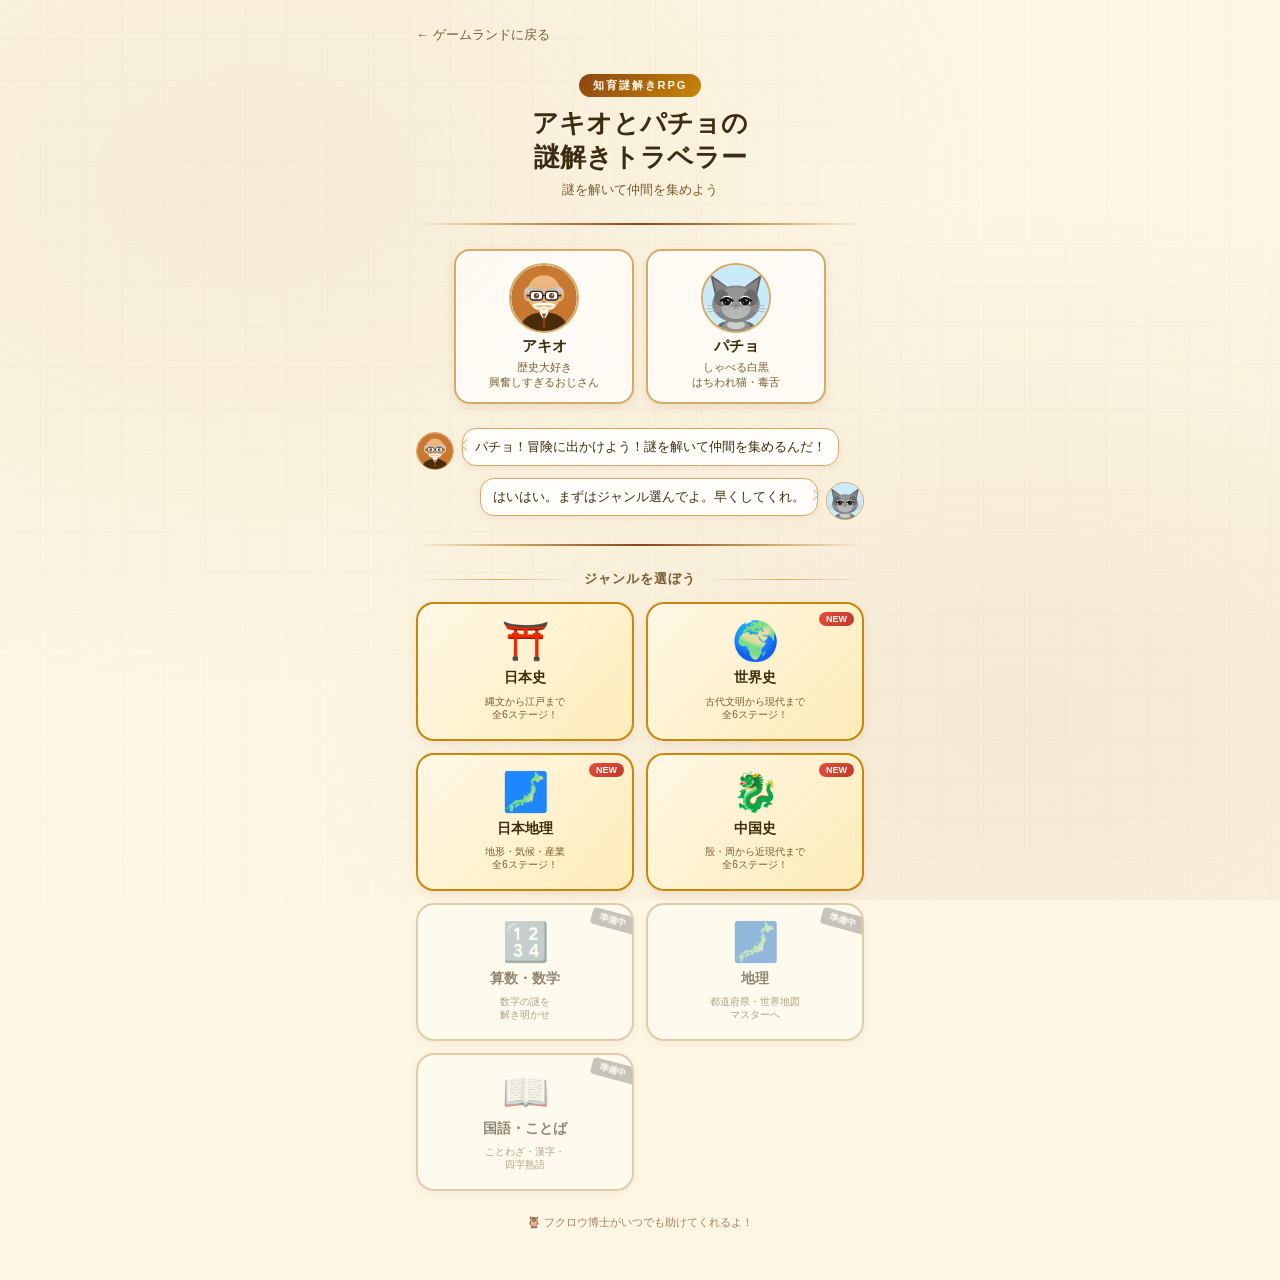
<file: AkioPachoQuiz/quiz-genre.html>
<!DOCTYPE html>
<html lang="ja">
<head>
<meta charset="UTF-8">
<meta name="viewport" content="width=device-width, initial-scale=1.0, maximum-scale=1.0, user-scalable=no">
<title>アキオとパチョの謎解きトラベラー</title>
<style>
  * { margin: 0; padding: 0; box-sizing: border-box; }

  body {
    font-family: 'Hiragino Maru Gothic ProN', 'Hiragino Sans', 'BIZ UDPGothic', 'Meiryo', sans-serif;
    background: #fdf6e3;
    min-height: 100vh;
    display: flex;
    flex-direction: column;
    align-items: center;
    overflow-x: hidden;
  }

  body::before {
    content: '';
    position: fixed;
    inset: 0;
    background:
      radial-gradient(ellipse at 20% 20%, rgba(210,180,140,0.15) 0%, transparent 50%),
      radial-gradient(ellipse at 80% 80%, rgba(180,140,100,0.12) 0%, transparent 50%),
      repeating-linear-gradient(0deg, transparent, transparent 40px, rgba(160,120,80,0.03) 40px, rgba(160,120,80,0.03) 41px),
      repeating-linear-gradient(90deg, transparent, transparent 40px, rgba(160,120,80,0.03) 40px, rgba(160,120,80,0.03) 41px);
    pointer-events: none;
    z-index: 0;
  }

  .container {
    position: relative;
    z-index: 1;
    width: 100%;
    max-width: 480px;
    padding: 20px 16px 40px;
    display: flex;
    flex-direction: column;
    align-items: center;
    gap: 24px;
  }

  .back-link {
    align-self: flex-start;
    font-size: 13px;
    color: #7a5c2e;
    text-decoration: none;
    display: flex;
    align-items: center;
    gap: 4px;
    padding: 6px 0;
  }

  .header {
    text-align: center;
    width: 100%;
  }

  .title-badge {
    display: inline-block;
    background: linear-gradient(135deg, #8b4513, #c8860a);
    color: #fff8e7;
    font-size: 11px;
    font-weight: bold;
    letter-spacing: 2px;
    padding: 4px 14px;
    border-radius: 20px;
    margin-bottom: 10px;
  }

  .main-title {
    font-size: 26px;
    font-weight: bold;
    color: #3d2c0e;
    line-height: 1.3;
    text-shadow: 1px 1px 0 rgba(255,255,255,0.7);
  }

  .sub-title {
    font-size: 13px;
    color: #7a5c2e;
    margin-top: 6px;
  }

  .characters {
    display: flex;
    gap: 12px;
    width: 100%;
    justify-content: center;
  }

  .char-card {
    background: rgba(255,255,255,0.7);
    border: 2px solid #d4a96a;
    border-radius: 16px;
    padding: 12px 16px;
    text-align: center;
    flex: 1;
    max-width: 180px;
    box-shadow: 0 3px 8px rgba(139,69,19,0.12);
  }

  .char-emoji { font-size: 36px; display: block; margin-bottom: 4px; }
  .char-name { font-size: 15px; font-weight: bold; color: #3d2c0e; }
  .char-desc { font-size: 11px; color: #7a5c2e; margin-top: 4px; line-height: 1.4; }

  .speech-bubbles {
    width: 100%;
    display: flex;
    flex-direction: column;
    gap: 8px;
  }

  .bubble { display: flex; gap: 8px; align-items: flex-start; }
  .bubble.right { flex-direction: row-reverse; }
  .bubble-avatar { font-size: 24px; flex-shrink: 0; margin-top: 4px; }

  .bubble-text {
    background: rgba(255,255,255,0.85);
    border: 1.5px solid #d4a96a;
    border-radius: 14px;
    padding: 8px 12px;
    font-size: 13px;
    color: #3d2c0e;
    line-height: 1.5;
    max-width: calc(100% - 44px);
    box-shadow: 0 2px 6px rgba(139,69,19,0.08);
    position: relative;
  }

  .bubble:not(.right) .bubble-text::before {
    content: ''; position: absolute; left: -8px; top: 10px;
    border: 6px solid transparent; border-right-color: #d4a96a;
  }
  .bubble:not(.right) .bubble-text::after {
    content: ''; position: absolute; left: -6px; top: 11px;
    border: 5px solid transparent; border-right-color: rgba(255,255,255,0.85);
  }
  .bubble.right .bubble-text::before {
    content: ''; position: absolute; right: -8px; top: 10px;
    border: 6px solid transparent; border-left-color: #d4a96a;
  }
  .bubble.right .bubble-text::after {
    content: ''; position: absolute; right: -6px; top: 11px;
    border: 5px solid transparent; border-left-color: rgba(255,255,255,0.85);
  }

  .genre-section { width: 100%; }

  .section-label {
    text-align: center;
    font-size: 13px;
    font-weight: bold;
    color: #7a5c2e;
    letter-spacing: 1px;
    margin-bottom: 14px;
    display: flex;
    align-items: center;
    gap: 8px;
    justify-content: center;
  }
  .section-label::before, .section-label::after {
    content: '';
    flex: 1;
    height: 1px;
    background: linear-gradient(to right, transparent, #d4a96a, transparent);
  }

  .genre-grid {
    display: grid;
    grid-template-columns: 1fr 1fr;
    gap: 12px;
  }

  .genre-card {
    background: rgba(255,255,255,0.75);
    border: 2px solid #d4a96a;
    border-radius: 18px;
    padding: 18px 12px;
    text-align: center;
    cursor: pointer;
    transition: all 0.2s ease;
    text-decoration: none;
    display: flex;
    flex-direction: column;
    align-items: center;
    gap: 8px;
    box-shadow: 0 3px 10px rgba(139,69,19,0.10);
    position: relative;
    overflow: hidden;
  }

  .genre-card:active { transform: scale(0.97); box-shadow: 0 1px 4px rgba(139,69,19,0.15); }

  .genre-card.available {
    border-color: #c8860a;
    background: linear-gradient(135deg, rgba(255,248,230,0.9), rgba(255,235,180,0.85));
  }
  .genre-card.available:hover {
    transform: translateY(-2px);
    box-shadow: 0 6px 16px rgba(139,69,19,0.18);
    border-color: #8b4513;
  }

  .genre-card.coming-soon {
    opacity: 0.55;
    cursor: not-allowed;
    filter: grayscale(0.3);
  }

  .genre-emoji { font-size: 38px; line-height: 1; }
  .genre-name { font-size: 14px; font-weight: bold; color: #3d2c0e; line-height: 1.3; }
  .genre-desc { font-size: 10px; color: #7a5c2e; line-height: 1.3; }

  .coming-soon-badge {
    position: absolute;
    top: 8px; right: -10px;
    background: #999;
    color: white;
    font-size: 9px;
    font-weight: bold;
    padding: 2px 16px 2px 8px;
    transform: rotate(15deg);
    border-radius: 4px;
  }

  .new-badge {
    position: absolute;
    top: 8px; right: 8px;
    background: linear-gradient(135deg, #e74c3c, #c0392b);
    color: white;
    font-size: 9px;
    font-weight: bold;
    padding: 2px 7px;
    border-radius: 10px;
    animation: pulse 1.5s ease-in-out infinite;
  }

  @keyframes pulse {
    0%, 100% { transform: scale(1); }
    50% { transform: scale(1.1); }
  }

  .footer { font-size: 11px; color: #a08060; text-align: center; padding-bottom: 10px; }
  .char-img { width: 70px; height: 70px; border-radius: 50%; object-fit: cover; object-position: top center; border: 2.5px solid #d4a96a; display: block; margin: 0 auto 4px; }
  .bubble-avatar-img { width: 38px; height: 38px; border-radius: 50%; object-fit: cover; object-position: top center; border: 1.5px solid #d4a96a; flex-shrink: 0; margin-top: 4px; }

  .deco-line {
    width: 100%;
    height: 2px;
    background: linear-gradient(to right, transparent, #d4a96a 20%, #8b4513 50%, #d4a96a 80%, transparent);
    border-radius: 1px;
  }
</style>
</head>
<body>
<div class="container">

  <a href="../index.html" class="back-link">← ゲームランドに戻る</a>

  <div class="header">
    <div class="title-badge">知育謎解きRPG</div>
    <div class="main-title">アキオとパチョの<br>謎解きトラベラー</div>
    <div class="sub-title">謎を解いて仲間を集めよう</div>
  </div>

  <div class="deco-line"></div>

  <div class="characters">
    <div class="char-card">
      <img src="akio.svg" class="char-img" alt="アキオ">
      <div class="char-name">アキオ</div>
      <div class="char-desc">歴史大好き<br>興奮しすぎるおじさん</div>
    </div>
    <div class="char-card">
      <img src="pacho.svg" class="char-img" alt="パチョ">
      <div class="char-name">パチョ</div>
      <div class="char-desc">しゃべる白黒<br>はちわれ猫・毒舌</div>
    </div>
  </div>

  <div class="speech-bubbles">
    <div class="bubble">
      <img src="akio.svg" class="bubble-avatar-img" alt="アキオ">
      <div class="bubble-text">パチョ！冒険に出かけよう！謎を解いて仲間を集めるんだ！</div>
    </div>
    <div class="bubble right">
      <img src="pacho.svg" class="bubble-avatar-img" alt="パチョ">
      <div class="bubble-text">はいはい。まずはジャンル選んでよ。早くしてくれ。</div>
    </div>
  </div>

  <div class="deco-line"></div>

  <div class="genre-section">
    <div class="section-label">ジャンルを選ぼう</div>
    <div class="genre-grid">

      <a href="japanese-history.html" class="genre-card available">
        <span class="genre-emoji">⛩️</span>
        <div class="genre-name">日本史</div>
        <div class="genre-desc">縄文から江戸まで<br>全6ステージ！</div>
      </a>

      <a href="world-history.html" class="genre-card available">
        <span class="new-badge">NEW</span>
        <span class="genre-emoji">🌍</span>
        <div class="genre-name">世界史</div>
        <div class="genre-desc">古代文明から現代まで<br>全6ステージ！</div>
      </a>

      <a href="japan-geography.html" class="genre-card available">
        <span class="new-badge">NEW</span>
        <span class="genre-emoji">🗾</span>
        <div class="genre-name">日本地理</div>
        <div class="genre-desc">地形・気候・産業<br>全6ステージ！</div>
      </a>

      <a href="chinese-history.html" class="genre-card available">
        <span class="new-badge">NEW</span>
        <span class="genre-emoji">🐉</span>
        <div class="genre-name">中国史</div>
        <div class="genre-desc">殷・周から近現代まで<br>全6ステージ！</div>
      </a>

      <div class="genre-card coming-soon">
        <span class="coming-soon-badge">準備中</span>
        <span class="genre-emoji">🔢</span>
        <div class="genre-name">算数・数学</div>
        <div class="genre-desc">数字の謎を<br>解き明かせ</div>
      </div>

      <div class="genre-card coming-soon">
        <span class="coming-soon-badge">準備中</span>
        <span class="genre-emoji">🗾</span>
        <div class="genre-name">地理</div>
        <div class="genre-desc">都道府県・世界地図<br>マスターへ</div>
      </div>

      <div class="genre-card coming-soon">
        <span class="coming-soon-badge">準備中</span>
        <span class="genre-emoji">📖</span>
        <div class="genre-name">国語・ことば</div>
        <div class="genre-desc">ことわざ・漢字・<br>四字熟語</div>
      </div>

    </div>
  </div>

  <div class="footer">🦉 フクロウ博士がいつでも助けてくれるよ！</div>

</div>
</body>
</html>
</file>
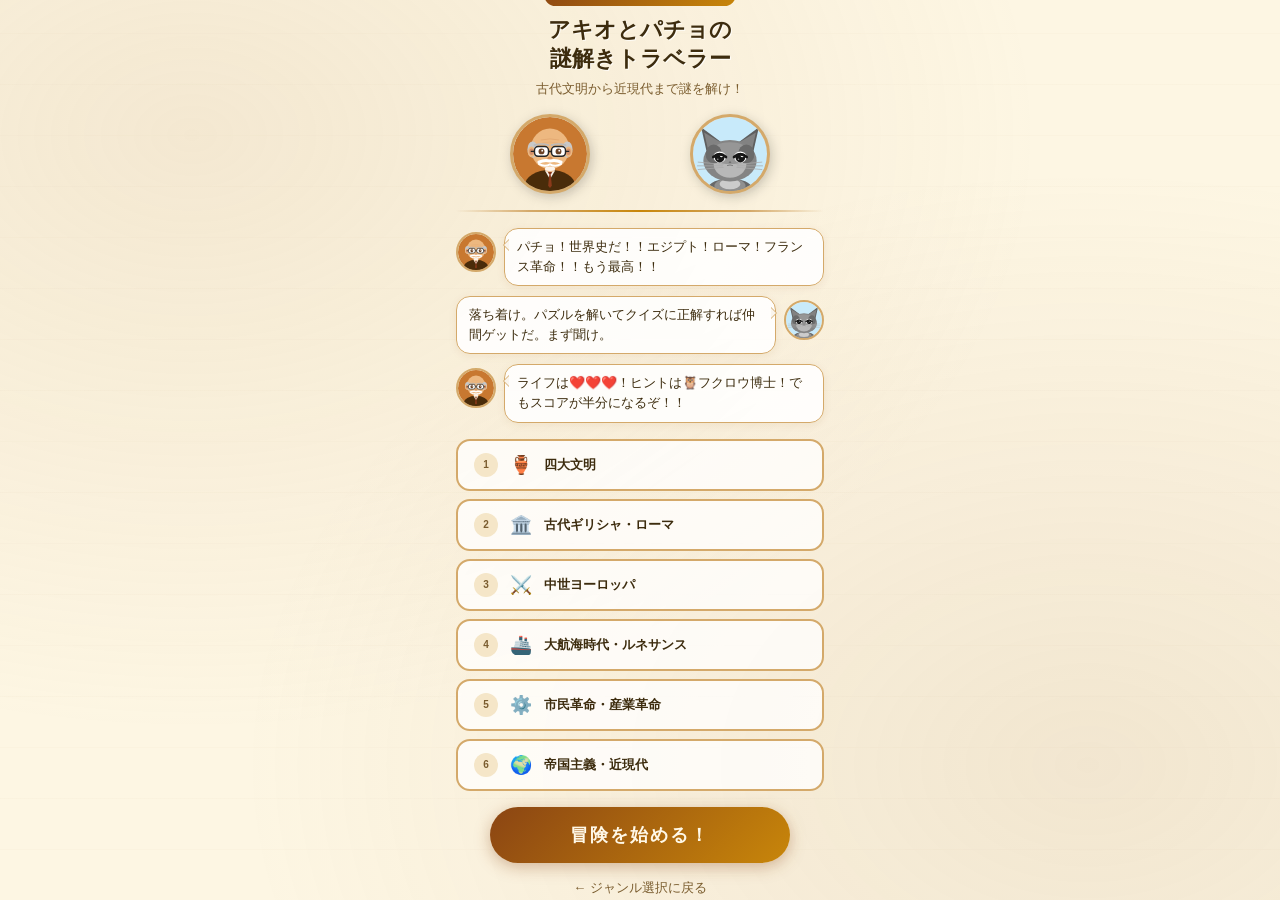
<file: AkioPachoQuiz/world-history.html>
<!DOCTYPE html>
<html lang="ja">
<head>
<meta charset="UTF-8">
<meta name="viewport" content="width=device-width, initial-scale=1.0, maximum-scale=1.0, user-scalable=no">
<title>アキオとパチョの謎解きトラベラー（世界史編）</title>
<style>
* { margin:0; padding:0; box-sizing:border-box; -webkit-tap-highlight-color:transparent; }
:root {
  --washi:#fdf6e3; --brown-dark:#3d2c0e; --brown-mid:#7a5c2e;
  --brown-light:#d4a96a; --brown-pale:#f5e6c8; --red-life:#e74c3c;
  --gold:#c8860a; --green-ok:#27ae60; --blue-hint:#2980b9;
}
html,body { height:100%; font-family:'Hiragino Maru Gothic ProN','Hiragino Sans','BIZ UDPGothic','Meiryo',sans-serif; background:var(--washi); color:var(--brown-dark); overflow:hidden; }
body::before { content:''; position:fixed; inset:0; background:radial-gradient(ellipse at 15% 15%,rgba(210,180,140,0.2) 0%,transparent 55%),radial-gradient(ellipse at 85% 85%,rgba(180,140,100,0.15) 0%,transparent 55%),repeating-linear-gradient(0deg,transparent,transparent 50px,rgba(160,120,80,0.025) 50px,rgba(160,120,80,0.025) 51px); pointer-events:none; z-index:0; }
.screen { position:fixed; inset:0; display:none; flex-direction:column; align-items:center; z-index:1; overflow-y:auto; overflow-x:hidden; -webkit-overflow-scrolling:touch; }
.screen.active { display:flex; }
#screen-opening { justify-content:center; padding:20px 16px; gap:16px; }
.opening-badge { display:inline-block; background:linear-gradient(135deg,#8b4513,#c8860a); color:#fff8e7; font-size:11px; font-weight:bold; letter-spacing:2px; padding:4px 16px; border-radius:20px; margin-bottom:10px; }
.opening-title { font-size:22px; font-weight:bold; color:var(--brown-dark); line-height:1.3; text-shadow:1px 1px 0 rgba(255,255,255,0.8); }
.opening-sub { font-size:13px; color:var(--brown-mid); margin-top:6px; }
.deco-line { width:100%; max-width:400px; height:2px; background:linear-gradient(to right,transparent,var(--brown-light) 20%,var(--gold) 50%,var(--brown-light) 80%,transparent); border-radius:1px; }
.char-display { display:flex; justify-content:space-around; width:100%; max-width:360px; }
.char-big { font-size:52px; filter:drop-shadow(2px 3px 4px rgba(0,0,0,0.15)); animation:charFloat 3s ease-in-out infinite; }
.char-big:last-child { animation-delay:1.5s; }
@keyframes charFloat { 0%,100%{transform:translateY(0)} 50%{transform:translateY(-6px)} }
.op-bubbles { width:100%; max-width:400px; display:flex; flex-direction:column; gap:10px; }
.op-bubble { display:flex; gap:8px; align-items:flex-start; }
.op-bubble.right { flex-direction:row-reverse; }
.op-bubble-avatar { font-size:22px; flex-shrink:0; margin-top:4px; }
.op-bubble-text { background:rgba(255,255,255,0.88); border:1.5px solid var(--brown-light); border-radius:14px; padding:8px 12px; font-size:13px; color:var(--brown-dark); line-height:1.55; max-width:calc(100% - 44px); box-shadow:0 2px 8px rgba(139,69,19,0.08); position:relative; }
.op-bubble:not(.right) .op-bubble-text::before { content:''; position:absolute; left:-8px; top:10px; border:6px solid transparent; border-right-color:var(--brown-light); }
.op-bubble:not(.right) .op-bubble-text::after { content:''; position:absolute; left:-6px; top:11px; border:5px solid transparent; border-right-color:rgba(255,255,255,0.88); }
.op-bubble.right .op-bubble-text::before { content:''; position:absolute; right:-8px; top:10px; border:6px solid transparent; border-left-color:var(--brown-light); }
.op-bubble.right .op-bubble-text::after { content:''; position:absolute; right:-6px; top:11px; border:5px solid transparent; border-left-color:rgba(255,255,255,0.88); }
.stage-list { width:100%; max-width:400px; display:flex; flex-direction:column; gap:8px; }
.stage-item { background:rgba(255,255,255,0.75); border:2px solid var(--brown-light); border-radius:14px; padding:12px 16px; display:flex; align-items:center; gap:12px; font-size:13px; }
.stage-item .si-num { font-size:10px; font-weight:bold; color:var(--brown-mid); background:var(--brown-pale); border-radius:50%; width:24px; height:24px; display:flex; align-items:center; justify-content:center; flex-shrink:0; }
.stage-item .si-emoji { font-size:18px; }
.stage-item .si-era { font-weight:bold; }
.btn-start { background:linear-gradient(135deg,#8b4513,#c8860a); color:#fff8e7; font-size:18px; font-weight:bold; padding:16px 48px; border:none; border-radius:30px; cursor:pointer; box-shadow:0 4px 16px rgba(139,69,19,0.35); letter-spacing:2px; transition:all 0.2s; width:100%; max-width:300px; }
.btn-start:active { transform:scale(0.97); }
#screen-game { padding:0; justify-content:flex-start; }
.game-header { width:100%; background:linear-gradient(180deg,#4a2d0a 0%,#6b3e1a 100%); padding:10px 14px 8px; display:flex; flex-direction:column; gap:6px; flex-shrink:0; }
.gh-top { display:flex; justify-content:space-between; align-items:center; }
.gh-stage-info { color:#f5e6c8; font-size:12px; font-weight:bold; }
.gh-lives { display:flex; gap:4px; font-size:18px; }
.gh-bottom { display:flex; justify-content:space-between; align-items:center; }
.gh-score { color:#f0d090; font-size:13px; font-weight:bold; }
.gh-score span { color:#ffd700; font-size:16px; }
.party-bar { width:100%; background:rgba(74,45,10,0.12); border-bottom:1px solid var(--brown-light); padding:6px 14px; display:flex; align-items:center; gap:6px; flex-shrink:0; min-height:40px; }
.party-label { font-size:10px; color:var(--brown-mid); font-weight:bold; flex-shrink:0; }
.party-members { display:flex; gap:4px; flex-wrap:wrap; }
.party-member { font-size:22px; animation:memberJoin 0.4s ease-out; }
@keyframes memberJoin { from{transform:scale(0) rotate(-180deg);opacity:0} to{transform:scale(1) rotate(0);opacity:1} }
.game-content { flex:1; width:100%; padding:12px 14px 16px; display:flex; flex-direction:column; gap:10px; overflow-y:auto; -webkit-overflow-scrolling:touch; }
.dialog-area { display:flex; flex-direction:column; gap:8px; }
.dialog-bubble { display:flex; gap:8px; align-items:flex-start; }
.dialog-bubble.right { flex-direction:row-reverse; }
.dialog-avatar { font-size:20px; flex-shrink:0; margin-top:4px; }
.dialog-text { background:rgba(255,255,255,0.88); border:1.5px solid var(--brown-light); border-radius:12px; padding:7px 11px; font-size:13px; line-height:1.5; max-width:calc(100% - 40px); box-shadow:0 2px 6px rgba(139,69,19,0.07); position:relative; }
.dialog-bubble:not(.right) .dialog-text::before { content:''; position:absolute; left:-7px; top:9px; border:5px solid transparent; border-right-color:var(--brown-light); }
.dialog-bubble:not(.right) .dialog-text::after { content:''; position:absolute; left:-5px; top:10px; border:4px solid transparent; border-right-color:rgba(255,255,255,0.88); }
.dialog-bubble.right .dialog-text::before { content:''; position:absolute; right:-7px; top:9px; border:5px solid transparent; border-left-color:var(--brown-light); }
.dialog-bubble.right .dialog-text::after { content:''; position:absolute; right:-5px; top:10px; border:4px solid transparent; border-left-color:rgba(255,255,255,0.88); }
.puzzle-box { background:rgba(255,255,255,0.82); border:2px solid var(--brown-light); border-radius:18px; padding:14px; box-shadow:0 3px 12px rgba(139,69,19,0.1); }
.puzzle-title { font-size:12px; font-weight:bold; color:var(--brown-mid); letter-spacing:1px; margin-bottom:8px; }
.puzzle-desc { font-size:13px; color:var(--brown-dark); line-height:1.6; margin-bottom:8px; }
.sort-area { display:flex; flex-direction:column; gap:10px; }
.sort-slot-label { font-size:10px; color:var(--brown-mid); text-align:center; margin-bottom:4px; }
.sort-slots { display:flex; gap:6px; justify-content:center; flex-wrap:wrap; min-height:44px; background:rgba(212,169,106,0.15); border:1.5px dashed var(--brown-light); border-radius:10px; padding:6px; align-items:center; }
.tile { background:linear-gradient(135deg,#fff8e7,#f5e6c8); border:2px solid var(--brown-light); border-radius:10px; min-width:40px; height:40px; padding:0 6px; display:flex; align-items:center; justify-content:center; font-size:16px; font-weight:bold; cursor:pointer; transition:all 0.15s; box-shadow:0 2px 6px rgba(139,69,19,0.15); user-select:none; color:var(--brown-dark); }
.tile:active { transform:scale(0.9); }
.tile.in-answer { background:linear-gradient(135deg,#fff3cd,#ffe08a); border-color:var(--gold); }
.riddle-text { background:rgba(255,248,210,0.95); border:2px solid var(--brown-light); border-radius:14px; padding:14px 16px; font-size:14px; line-height:1.75; color:var(--brown-dark); text-align:center; font-style:italic; margin-bottom:8px; }
.riddle-choices { display:flex; flex-direction:column; gap:8px; }
.riddle-choice { background:rgba(255,255,255,0.9); border:2px solid var(--brown-light); border-radius:12px; padding:11px 14px; font-size:14px; font-weight:bold; cursor:pointer; color:var(--brown-dark); display:flex; align-items:center; gap:10px; text-align:left; width:100%; }
.riddle-choice:active { transform:scale(0.98); }
.riddle-choice:disabled { cursor:default; }
.slide-grid { display:grid; gap:6px; }
.slide-grid-2x2 { grid-template-columns:repeat(2,1fr); }
.slide-tile { width:80px; height:80px; font-size:28px; font-weight:bold; display:flex; align-items:center; justify-content:center; border-radius:14px; cursor:pointer; user-select:none; transition:transform 0.1s, background 0.2s; }
.slide-tile.filled { background:linear-gradient(135deg,#fff8e7,#f5e6c8); border:2.5px solid var(--brown-light); box-shadow:0 3px 10px rgba(139,69,19,0.18); color:var(--brown-dark); }
.slide-tile.filled:active { transform:scale(0.93); }
.slide-tile.empty { background:rgba(212,169,106,0.1); border:2px dashed rgba(212,169,106,0.35); cursor:default; }
.slide-tile.in-place { border-color:var(--green-ok); background:linear-gradient(135deg,#eafaf1,#d5f5e3); }
.slide-tile.win-flash { background:linear-gradient(135deg,#d4edda,#a8d8a8); border-color:var(--green-ok); animation:correctPop 0.4s ease; }
.slide-moves { font-size:12px; color:var(--brown-mid); text-align:center; }
.opt-label { width:26px; height:26px; border-radius:50%; background:var(--brown-pale); display:flex; align-items:center; justify-content:center; font-size:12px; font-weight:bold; color:var(--brown-mid); flex-shrink:0; }
.correct { background:linear-gradient(135deg,#d4edda,#a8d8a8) !important; border-color:var(--green-ok) !important; }
.correct .opt-label { background:var(--green-ok); color:white; }
.wrong-ans { background:linear-gradient(135deg,#fde8e8,#f5b8b8) !important; border-color:var(--red-life) !important; }
.wrong-ans .opt-label { background:var(--red-life); color:white; }
.quiz-box { background:rgba(255,255,255,0.88); border:2px solid var(--gold); border-radius:18px; padding:14px; box-shadow:0 3px 14px rgba(139,69,19,0.12); animation:slideUp 0.35s ease; }
@keyframes slideUp { from{opacity:0;transform:translateY(20px)} to{opacity:1;transform:translateY(0)} }
.quiz-header { display:flex; justify-content:space-between; align-items:center; margin-bottom:10px; }
.quiz-label { font-size:11px; font-weight:bold; color:var(--gold); background:rgba(200,134,10,0.1); padding:3px 10px; border-radius:12px; }
.timer-ring { position:relative; width:44px; height:44px; flex-shrink:0; }
.timer-svg { transform:rotate(-90deg); width:44px; height:44px; }
.timer-track { fill:none; stroke:rgba(200,134,10,0.2); stroke-width:4; }
.timer-progress { fill:none; stroke:var(--gold); stroke-width:4; stroke-linecap:round; transition:stroke-dashoffset 1s linear, stroke 0.3s; }
.timer-text { position:absolute; inset:0; display:flex; align-items:center; justify-content:center; font-size:15px; font-weight:bold; color:var(--gold); }
.quiz-question { font-size:15px; font-weight:bold; color:var(--brown-dark); line-height:1.6; margin-bottom:12px; background:rgba(212,169,106,0.12); border-radius:10px; padding:10px 12px; }
.quiz-options { display:flex; flex-direction:column; gap:8px; }
.quiz-option { background:rgba(255,255,255,0.9); border:2px solid var(--brown-light); border-radius:12px; padding:11px 14px; font-size:14px; font-weight:bold; cursor:pointer; color:var(--brown-dark); text-align:left; display:flex; align-items:center; gap:10px; line-height:1.4; }
.quiz-option:active:not(:disabled) { transform:scale(0.98); }
.quiz-option:disabled { cursor:default; }
.hint-btn { background:linear-gradient(135deg,#1a5276,var(--blue-hint)); color:white; font-size:13px; font-weight:bold; padding:8px 16px; border:none; border-radius:20px; cursor:pointer; display:flex; align-items:center; gap:6px; }
.hint-btn:disabled { opacity:0.4; pointer-events:none; }
.hint-bubble { background:rgba(234,242,251,0.95); border:2px solid var(--blue-hint); border-radius:14px; padding:10px 14px; font-size:13px; color:#1a3a5c; line-height:1.5; display:none; animation:slideUp 0.3s ease; }
.hint-bubble.visible { display:block; }
.feedback-overlay { position:fixed; inset:0; display:none; flex-direction:column; align-items:center; justify-content:center; z-index:100; background:rgba(0,0,0,0.5); backdrop-filter:blur(3px); }
.feedback-overlay.visible { display:flex; }
.feedback-card { background:var(--washi); border-radius:24px; padding:28px 32px; text-align:center; box-shadow:0 8px 32px rgba(0,0,0,0.25); max-width:320px; width:90%; animation:popIn 0.35s cubic-bezier(0.175,0.885,0.32,1.275); }
@keyframes popIn { from{transform:scale(0.6);opacity:0} to{transform:scale(1);opacity:1} }
.feedback-emoji { font-size:56px; margin-bottom:8px; }
.feedback-title { font-size:22px; font-weight:bold; color:var(--brown-dark); margin-bottom:6px; }
.feedback-sub { font-size:13px; color:var(--brown-mid); margin-bottom:16px; line-height:1.5; }
.feedback-score { font-size:28px; font-weight:bold; color:var(--gold); margin-bottom:6px; }
.feedback-member { font-size:38px; margin-bottom:8px; }
.feedback-member-name { font-size:14px; color:var(--green-ok); font-weight:bold; margin-bottom:16px; white-space:pre-line; }
.btn-next { background:linear-gradient(135deg,#8b4513,var(--gold)); color:#fff8e7; font-size:16px; font-weight:bold; padding:13px 36px; border:none; border-radius:26px; cursor:pointer; box-shadow:0 4px 14px rgba(139,69,19,0.3); width:100%; }
.btn-next:active { transform:scale(0.97); }
.special-screen { width:100%; max-width:400px; padding:24px 16px 40px; display:flex; flex-direction:column; align-items:center; gap:16px; margin:0 auto; }
.special-emoji { font-size:72px; text-align:center; }
.special-title { font-size:26px; font-weight:bold; color:var(--brown-dark); text-align:center; line-height:1.3; }
.special-sub { font-size:14px; color:var(--brown-mid); text-align:center; }
.special-score { font-size:36px; font-weight:bold; color:var(--gold); text-align:center; }
.party-display { display:flex; gap:12px; justify-content:center; flex-wrap:wrap; font-size:36px; }
.btn-menu { background:rgba(255,255,255,0.8); border:2px solid var(--brown-light); color:var(--brown-dark); font-size:15px; font-weight:bold; padding:12px 32px; border-radius:24px; cursor:pointer; width:100%; max-width:280px; text-align:center; }
.mt8 { margin-top:8px; }
.text-center { text-align:center; }
.phase-label { font-size:11px; font-weight:bold; color:var(--brown-mid); background:var(--brown-pale); padding:3px 12px; border-radius:12px; display:inline-block; margin-bottom:6px; }
@keyframes correctPop { 0%{transform:scale(1)} 50%{transform:scale(1.2)} 100%{transform:scale(1)} }
@keyframes shake { 0%,100%{transform:translateX(0)} 25%{transform:translateX(-8px)} 75%{transform:translateX(8px)} }
.shake { animation:shake 0.4s ease; }
.score-pop { position:fixed; font-size:20px; font-weight:bold; color:var(--gold); pointer-events:none; z-index:200; animation:scoreFly 1.2s ease forwards; }
@keyframes scoreFly { 0%{opacity:1;transform:translateY(0) scale(1)} 100%{opacity:0;transform:translateY(-60px) scale(1.3)} }
.dialog-tap-hint { text-align:center; font-size:11px; color:var(--brown-mid); padding:6px 0; cursor:pointer; animation:pulse 1.2s ease-in-out infinite; user-select:none; -webkit-user-select:none; }
@keyframes pulse { 0%,100%{opacity:0.35} 50%{opacity:1} }
.char-big-img { width:80px; height:80px; border-radius:50%; object-fit:cover; object-position:top center; border:3px solid var(--brown-light); filter:drop-shadow(2px 3px 6px rgba(0,0,0,0.2)); animation:charFloat 3s ease-in-out infinite; flex-shrink:0; }
.char-big-img:last-child { animation-delay:1.5s; }
.avatar-sm { width:40px; height:40px; border-radius:50%; object-fit:cover; object-position:top center; border:2px solid var(--brown-light); flex-shrink:0; background:var(--brown-pale); }
</style>
</head>
<body>

<div id="screen-opening" class="screen active">
  <div class="special-screen" style="padding-top:20px">
    <div style="text-align:center">
      <div class="opening-badge">知育謎解きRPG・世界史編</div>
      <div class="opening-title">アキオとパチョの<br>謎解きトラベラー</div>
      <div class="opening-sub">古代文明から近現代まで謎を解け！</div>
    </div>
    <div class="char-display">
      <img src="akio.svg" class="char-big-img" alt="アキオ">
      <img src="pacho.svg" class="char-big-img" alt="パチョ">
    </div>
    <div class="deco-line"></div>
    <div class="op-bubbles">
      <div class="op-bubble"><span class="op-bubble-avatar"><img src="akio.svg" class="avatar-sm" alt="アキオ"></span><div class="op-bubble-text">パチョ！世界史だ！！エジプト！ローマ！フランス革命！！もう最高！！</div></div>
      <div class="op-bubble right"><span class="op-bubble-avatar"><img src="pacho.svg" class="avatar-sm" alt="パチョ"></span><div class="op-bubble-text">落ち着け。パズルを解いてクイズに正解すれば仲間ゲットだ。まず聞け。</div></div>
      <div class="op-bubble"><span class="op-bubble-avatar"><img src="akio.svg" class="avatar-sm" alt="アキオ"></span><div class="op-bubble-text">ライフは❤️❤️❤️！ヒントは🦉フクロウ博士！でもスコアが半分になるぞ！！</div></div>
    </div>
    <div class="stage-list">
      <div class="stage-item"><div class="si-num">1</div><div class="si-emoji">🏺</div><div class="si-era">四大文明</div></div>
      <div class="stage-item"><div class="si-num">2</div><div class="si-emoji">🏛️</div><div class="si-era">古代ギリシャ・ローマ</div></div>
      <div class="stage-item"><div class="si-num">3</div><div class="si-emoji">⚔️</div><div class="si-era">中世ヨーロッパ</div></div>
      <div class="stage-item"><div class="si-num">4</div><div class="si-emoji">🚢</div><div class="si-era">大航海時代・ルネサンス</div></div>
      <div class="stage-item"><div class="si-num">5</div><div class="si-emoji">⚙️</div><div class="si-era">市民革命・産業革命</div></div>
      <div class="stage-item"><div class="si-num">6</div><div class="si-emoji">🌍</div><div class="si-era">帝国主義・近現代</div></div>
    </div>
    <button class="btn-start" onclick="startGame()">冒険を始める！</button>
    <a href="quiz-genre.html" style="font-size:13px;color:var(--brown-mid);text-decoration:none;">← ジャンル選択に戻る</a>
  </div>
</div>

<div id="screen-game" class="screen">
  <div class="game-header">
    <div class="gh-top">
      <div class="gh-stage-info" id="stage-label">ステージ 1 / 6</div>
      <div class="gh-lives" id="lives-display">❤️❤️❤️</div>
    </div>
    <div class="gh-bottom">
      <div class="gh-score">スコア <span id="score-display">0</span></div>
      <button class="hint-btn" id="hint-btn" onclick="useHint()">🦉 ヒント</button>
    </div>
  </div>
  <div class="party-bar"><div class="party-label">仲間：</div><div class="party-members" id="party-members"></div></div>
  <div class="game-content" id="game-content"></div>
</div>

<div id="screen-clear" class="screen">
  <div class="special-screen">
    <div class="special-emoji" id="clear-emoji">🎉</div>
    <div class="special-title" id="clear-title">ステージクリア！</div>
    <div class="op-bubbles" id="clear-bubbles" style="width:100%;max-width:380px"></div>
    <div class="party-display" id="clear-party"></div>
    <div class="special-score" id="clear-score"></div>
    <button class="btn-next" id="btn-clear-next">次のステージへ →</button>
    <button class="btn-menu" onclick="goMenu()">← タイトルに戻る</button>
  </div>
</div>

<div id="screen-gameover" class="screen">
  <div class="special-screen">
    <div class="special-emoji">💀</div>
    <div class="special-title">ゲームオーバー</div>
    <div class="op-bubbles" style="width:100%;max-width:380px">
      <div class="op-bubble right"><span class="op-bubble-avatar"><img src="pacho.svg" class="avatar-sm" alt="パチョ"></span><div class="op-bubble-text">…まあ、世界史は範囲が広いからな。</div></div>
      <div class="op-bubble"><span class="op-bubble-avatar"><img src="akio.svg" class="avatar-sm" alt="アキオ"></span><div class="op-bubble-text">世界の神様！もう一度チャンスを！！</div></div>
    </div>
    <div class="special-score" id="go-score"></div>
    <button class="btn-start" onclick="startGame()">もう一度挑戦！</button>
    <button class="btn-menu" onclick="goMenu()">← タイトルに戻る</button>
  </div>
</div>

<div id="screen-result" class="screen">
  <div class="special-screen">
    <div class="special-emoji">🏆</div>
    <div class="special-title">全ステージ制覇！</div>
    <div class="op-bubbles" style="width:100%;max-width:380px">
      <div class="op-bubble"><span class="op-bubble-avatar"><img src="akio.svg" class="avatar-sm" alt="アキオ"></span><div class="op-bubble-text">やった！世界史の謎を全部解いたぞ！！！</div></div>
      <div class="op-bubble right"><span class="op-bubble-avatar"><img src="pacho.svg" class="avatar-sm" alt="パチョ"></span><div class="op-bubble-text">素直に認める。よくやった。…ちょっとだけな。</div></div>
    </div>
    <div class="special-sub">集めた仲間たち</div>
    <div class="party-display" id="result-party"></div>
    <div class="special-score" id="result-score"></div>
    <button class="btn-start" onclick="startGame()">もう一度遊ぶ</button>
    <button class="btn-menu" onclick="goMenu()">← ジャンル選択に戻る</button>
  </div>
</div>

<div class="feedback-overlay" id="feedback-overlay">
  <div class="feedback-card">
    <div class="feedback-emoji" id="fb-emoji"></div>
    <div class="feedback-title" id="fb-title"></div>
    <div class="feedback-sub" id="fb-sub"></div>
    <div class="feedback-member" id="fb-member"></div>
    <div class="feedback-member-name" id="fb-member-name"></div>
    <div class="feedback-score" id="fb-score"></div>
    <button class="btn-next" onclick="closeFeedback()">続ける →</button>
  </div>
</div>

<script>
const STAGES = [
  {
    id:1, era:"四大文明", emoji:"🏺", bgColor:"rgba(180,140,60,0.08)",
    member:{ emoji:"🗿", name:"ファラオ", msg:"ナイルの加護を与えよう！" },
    openingDialogs:[
      {who:"akio", text:"エジプト！ピラミッド！ナイル川！！テンション上がりすぎる！！"},
      {who:"pacho", text:"落ち着け。ナイルが氾濫すると農業が豊かになる理由言えるか？"},
      {who:"akio", text:"肥沃な土が運ばれてくるから！！文明の起源だ！！"}
    ],
    puzzlePools:[
      [
        { type:"sort", label:"🔤 タイルパズル", instruction:"ヒントを読んでタイルを正しい順に並べ替えよう！",
          question:"古代エジプト文明を育てた「天の賜物」と呼ばれた川の名前を並べよ！",
          chars:["ナ","イ","ル"], answer:["ナ","イ","ル"], displayAnswer:"ナイル川",
          explanation:"ナイル川！ヘロドトスが「エジプトはナイルの賜物」と言った。定期的な氾濫が肥沃な土をもたらし農業文明を支えた。",
          quiz:{ question:"エジプト文明に関して最も正しいものはどれか？",
            options:["ナイル川の定期的な氾濫がもたらす肥沃な土壌を利用した農業が文明を支えた","チグリス・ユーフラテス川流域に成立し楔形文字が発明された","インダス川流域に成立しモヘンジョ・ダロが計画都市として建設された","長江・黄河流域に成立し殷・周などの王朝が発展した"],
            correct:0, explanation:"四大文明と川：エジプト＝ナイル、メソポタミア＝チグリス・ユーフラテス、インダス＝インダス川、中国＝黄河・長江。必ずセットで覚えよう！" } },
        { type:"slide", label:"🎮 スライドパズル", instruction:"タイルをスライドして問題のテーマを完成させよう！",
          question:"メソポタミアで葦のペンと粘土板に記された世界最古の文字体系の最初3文字を作れ！",
          word:["く","さ","び"], cols:2, rows:2, hint_word:"楔形（くさびがた）文字",
          explanation:"くさびがた＝楔形文字！シュメール人が発明した世界最古の文字の一つ。商業記録やハンムラビ法典に使用された。",
          quiz:{ question:"メソポタミア文明に関して最も正しいものはどれか？",
            options:["チグリス・ユーフラテス川流域に成立しシュメール人が楔形文字を発明した","ナイル川流域に成立しファラオを中心とした神権政治が行われた","インダス川流域に成立し高度な都市計画を持つモヘンジョ・ダロが建設された","黄河流域に成立し甲骨文字が使われ殷王朝が発展した"],
            correct:0, explanation:"メソポタミア文明はチグリス・ユーフラテス川流域！シュメール人→バビロニア→アッシリアと発展。楔形文字・六十進法・太陰暦などが後の文明に継承された。" } },
        { type:"riddle", label:"🧩 謎解きクイズ", instruction:"謎を解いて問題のテーマを導き出そう！",
          riddle:"わたしは紀元前18世紀、バビロン第一王朝のハンムラビ王が制定した法典だ。「目には目を、歯には歯を」という同害報復の原則で有名だ。282条からなり世界最古の成文法の一つとされる。わたしは何？",
          choices:["ハンムラビ法典","マグナ・カルタ","十二表法","ローマ法大全"], correctIdx:0,
          explanation:"ハンムラビ法典！紀元前18世紀制定。報復法・身分制度を規定。石碑は現在パリのルーブル美術館に展示されている。",
          quiz:{ question:"ハンムラビ法典の特徴として最も正しいものはどれか？",
            options:["目には目を・歯には歯をという同害報復原則を含む紀元前18世紀の成文法","古代ローマが市民の権利保護のために制定した最初の成文法","イギリスで国王の権力を制限するために制定された貴族の権利憲章","ナポレオンが革命の理念を法典化した近代民法の基礎"],
            correct:0, explanation:"ハンムラビ法典は同害報復の原則と身分に応じた刑罰が特徴！身分（自由人・奴隷）により刑罰が異なる点も重要。マグナ・カルタはイギリス（1215年）、十二表法はローマだ。" } },
        { type:"riddle", label:"🧩 謎解きクイズ", instruction:"謎を解いて問題のテーマを導き出そう！",
          riddle:"わたしは古代エジプトの王（ファラオ）の巨大な墓だ。ギザには3つの大きな建造物がある。最大のものは紀元前2560年頃クフ王のために建てられ、高さ約138m。古代七不思議で唯一現存する遺跡だ。わたしは何？",
          choices:["ピラミッド","パルテノン神殿","コロッセオ","万里の長城"], correctIdx:0,
          explanation:"ピラミッド！ギザの三大ピラミッドが有名。古代七不思議で唯一現存。隣のスフィンクスも有名だ。",
          quiz:{ question:"古代エジプトのファラオの政治的性格として最も正しいものはどれか？",
            options:["神の化身として宗教的・政治的権威を一身に持つ専制君主（神権政治）","民主的な選挙で選ばれた市民の代表者","元老院が選出する共和政の最高執政官","貴族の合議によって選ばれた封建的な君主"],
            correct:0, explanation:"ファラオは神（太陽神ラーの子）として崇拝された神権政治の権力者！死後の世界を信じピラミッドやミイラを作った。" } }
      ],
      [
        { type:"sort", label:"🔤 タイルパズル", instruction:"ヒントを読んでタイルを正しい順に並べ替えよう！",
          question:"チグリス・ユーフラテス川流域に栄えた世界最古の文明の一つを並べよ！（6文字）",
          chars:["メ","ソ","ポ","タ","ミ","ア"], answer:["メ","ソ","ポ","タ","ミ","ア"], displayAnswer:"メソポタミア文明",
          explanation:"メソポタミア！ギリシャ語で「川の間の土地」。シュメール人が楔形文字・六十進法・太陰暦を生み出した。",
          quiz:{ question:"メソポタミアのシュメール人の業績として最も正しいものはどれか？",
            options:["楔形文字の発明・六十進法・太陰暦など後の文明に継承された多くの成果を残した","象形文字（ヒエログリフ）の発明とパピルスへの記録を行った","アルファベットの原型となるフェニキア文字を発明した","甲骨文字を発明して占いの結果を記録した"],
            correct:0, explanation:"シュメール人は世界最古の文明の担い手！楔形文字→ハンムラビ法典に使用。六十進法→現代の時間・角度の単位に継承。太陰暦→現代の暦の原型だ。" } },
        { type:"slide", label:"🎮 スライドパズル", instruction:"タイルをスライドして問題のテーマを完成させよう！",
          question:"バビロン第一王朝を統一したハンムラビ王の名前の最初3文字を作れ！",
          word:["は","ん","む"], cols:2, rows:2, hint_word:"ハンムラビ（王）",
          explanation:"ハンムラビ王！紀元前18世紀にメソポタミアを統一。同害報復の原則（目には目を）で有名な法典を制定した。",
          quiz:{ question:"四大文明の発生地と川の正しい組み合わせはどれか？",
            options:["エジプト＝ナイル川、メソポタミア＝チグリス・ユーフラテス川、インダス＝インダス川、中国＝黄河","エジプト＝ナイル川、メソポタミア＝ガンジス川、インダス＝インダス川、中国＝長江","エジプト＝チグリス川、メソポタミア＝ナイル川、インダス＝インダス川、中国＝黄河","エジプト＝ユーフラテス川、メソポタミア＝ナイル川、インダス＝ガンジス川、中国＝長江"],
            correct:0, explanation:"四大文明と川の対応は入試最頻出！この組み合わせを完璧に覚えよう。特にメソポタミア＝チグリス・ユーフラテスを2本セットで覚えること。" } },
        { type:"riddle", label:"🧩 謎解きクイズ", instruction:"謎を解いて問題のテーマを導き出そう！",
          riddle:"わたしはインダス川流域に紀元前2500年頃栄えた文明だ。モヘンジョ・ダロ・ハラッパーなどの計画都市が有名だ。整然とした街路・下水道・大浴場を持ち高度な都市文明を誇ったが、滅亡の原因は謎とされる。わたしは何文明？",
          choices:["インダス文明","メソポタミア文明","エジプト文明","黄河文明"], correctIdx:0,
          explanation:"インダス文明！モヘンジョ・ダロは「死者の丘」の意味。インダス文字は未解読のまま。現在のパキスタン・インド北西部に栄えた。",
          quiz:{ question:"インダス文明の特徴として最も正しいものはどれか？",
            options:["計画的な都市建設（モヘンジョ・ダロ）・下水道・大浴場など高度な都市文明を持った","ファラオを神とする神権政治と巨大なピラミッド建設が特徴","楔形文字を用い世界最古の成文法を制定した","甲骨文字と青銅器を用いた殷王朝の文明"],
            correct:0, explanation:"インダス文明は都市計画の洗練さが特徴！しかし文字（インダス文字）は未解読で詳細は不明。紀元前1800年頃に衰退した原因（洪水・アーリア人侵入など）も謎が多い。" } },
        { type:"riddle", label:"🧩 謎解きクイズ", instruction:"謎を解いて問題のテーマを導き出そう！",
          riddle:"わたしは黄河流域に紀元前1600年頃成立した中国最古の確認できる王朝だ。甲骨文字を使って占いの結果を記録し、青銅器文化が発達した。周王朝によって滅ぼされた。わたしは何王朝？",
          choices:["殷（商）王朝","周王朝","秦王朝","漢王朝"], correctIdx:0,
          explanation:"殷（商）王朝！甲骨文字は漢字の最古の形。青銅器で祭祀を行い、占いで国政を決めた神権政治国家。",
          quiz:{ question:"中国黄河文明の殷（商）王朝について最も正しいものはどれか？",
            options:["甲骨文字による占い政治と青銅器文化が特徴で漢字の原型となる文字を発明した","万里の長城を建設し度量衡・文字を統一した中央集権国家","儒教を国教とし科挙制度を整備した","シルクロードを通じて西方と交易し仏教を取り入れた"],
            correct:0, explanation:"殷王朝の甲骨文字→漢字の原型！亀の甲羅や牛の肩甲骨に刻まれた。殷は占いで政治を決める神政政治。周が殷を滅ぼし封建制を整えた。" } }
      ],
      [
        { type:"sort", label:"🔤 タイルパズル", instruction:"ヒントを読んでタイルを正しい順に並べ替えよう！",
          question:"黄河・長江流域に栄えた四大文明の一つの名称を並べよ！（7文字）",
          chars:["こ","う","か","ぶ","ん","め","い"], answer:["こ","う","か","ぶ","ん","め","い"], displayAnswer:"黄河文明（こうかぶんめい）",
          explanation:"黄河文明！中国文明の発祥地。殷・周という初期の中国王朝を生んだ。漢字の起源となる甲骨文字がここで生まれた。",
          quiz:{ question:"四大文明のうち最も東に位置する文明はどれか？",
            options:["中国（黄河）文明","インダス文明","メソポタミア文明","エジプト文明"],
            correct:0, explanation:"四大文明の位置：西からエジプト（アフリカ北東）→メソポタミア（中東）→インダス（南アジア）→中国（東アジア）の順。中国文明が最も東に位置する。" } },
        { type:"slide", label:"🎮 スライドパズル", instruction:"タイルをスライドして問題のテーマを完成させよう！",
          question:"四大文明のすべてに共通する発展の基盤「文明」の最初3文字を作れ！",
          word:["ぶ","ん","め"], cols:2, rows:2, hint_word:"文明（ぶんめい）",
          explanation:"文明！四大文明はいずれも大河のほとりで農耕が発展したことで成立した。余剰生産・分業・都市化・文字の発明が文明の共通要素だ。",
          quiz:{ question:"四大文明に共通する発展の条件として最も正しいものはどれか？",
            options:["大河流域での農耕の発展・余剰生産物の蓄積・文字の発明・都市の形成","山岳地帯での牧畜と金属採掘による技術の発達","海洋交易による異文明との接触と文化的融合","砂漠の厳しい環境への適応による精神文明の深化"],
            correct:0, explanation:"四大文明の共通条件：①大河流域（氾濫による肥沃な土地）②農耕の発展③余剰生産による分業・都市化④文字の発明（記録・行政）⑤青銅器などの金属器使用。" } },
        { type:"riddle", label:"🧩 謎解きクイズ", instruction:"謎を解いて問題のテーマを導き出そう！",
          riddle:"わたしはメソポタミア文明を生み出したシュメール人が発明した文字体系だ。葦のペンを粘土板に押し付けて記録し、商業・法律・文学に使われた。「ギルガメシュ叙事詩」もわたしで書かれた。わたしは何？",
          choices:["楔形文字","象形文字（ヒエログリフ）","甲骨文字","フェニキア文字"], correctIdx:0,
          explanation:"楔形文字！くさび形の文様を粘土に刻む。ハンムラビ法典もこの文字で記された。後にフェニキア文字→アルファベットへと発展した。",
          quiz:{ question:"楔形文字からアルファベットへの発展の流れとして最も正しいものはどれか？",
            options:["楔形文字→フェニキア文字→ギリシャ文字→ラテン文字（アルファベット）","楔形文字→ヒエログリフ→漢字→アルファベット","甲骨文字→楔形文字→フェニキア文字→アルファベット","ヒエログリフ→楔形文字→フェニキア文字→アルファベット"],
            correct:0, explanation:"文字の系譜：楔形文字（シュメール）→フェニキア人が簡略化→ギリシャ文字→ローマ字（ラテン文字）＝現在のアルファベット。エジプトのヒエログリフは別系統だ。" } },
        { type:"riddle", label:"🧩 謎解きクイズ", instruction:"謎を解いて問題のテーマを導き出そう！",
          riddle:"わたしは古代エジプト人が使用した絵文字（表意文字）だ。神殿や墓に刻まれ、パピルスという植物から作った紙にも書かれた。長い間解読不能だったが、19世紀初頭にロゼッタストーンの発見で解読が進んだ。わたしは何？",
          choices:["ヒエログリフ（象形文字）","楔形文字","フェニキア文字","甲骨文字"], correctIdx:0,
          explanation:"ヒエログリフ！ギリシャ語で「神聖な刻み文字」。ロゼッタストーン（ナポレオンのエジプト遠征で発見）をシャンポリオンが解読（1822年）。",
          quiz:{ question:"ロゼッタストーンについて最も正しいものはどれか？",
            options:["同じ内容がヒエログリフ・デモティック・ギリシャ語で書かれ解読の鍵となった","ハンムラビ法典が刻まれたバビロニアの石碑","モヘンジョ・ダロで発見されたインダス文字の記録板","甲骨文字が刻まれた亀の甲羅"],
            correct:0, explanation:"ロゼッタストーン（1799年ナポレオン軍が発見、現在大英博物館）！3種の文字で同じ内容が書かれていたためシャンポリオンがヒエログリフを解読できた。" } }
      ]
    ],
    quiz:{ question:"四大文明に共通する発展条件は？", options:["大河流域での農耕","山岳地帯での牧畜","海洋交易","砂漠への適応"], correct:0, explanation:"大河流域での農耕発展が共通条件だ。" },
    clearDialogs:[
      {who:"akio", text:"ファラオが仲間に！！ピラミッドの秘密教えてもらう！！"},
      {who:"pacho", text:"秘密より次のステージだ。古代ギリシャいくぞ。"}
    ],
    hint:"四大文明と川の対応（エジプト＝ナイル、メソポタミア＝チグリス・ユーフラテス）を考えよ🦉"
  },
  {
    id:2, era:"古代ギリシャ・ローマ", emoji:"🏛️", bgColor:"rgba(100,120,180,0.08)",
    member:{ emoji:"🏛️", name:"哲学者", msg:"汝自身を知れ！" },
    openingDialogs:[
      {who:"akio", text:"ギリシャ！！哲学！！民主主義！！オリンピックも起源ここ！！"},
      {who:"pacho", text:"ソクラテスはなぜ死んだか言えるか？"},
      {who:"akio", text:"毒ニンジン飲まされた！！不当裁判の犠牲者！！"},
      {who:"pacho", text:"まあそうだ。問題いくぞ。"}
    ],
    puzzlePools:[
      [
        { type:"sort", label:"🔤 タイルパズル", instruction:"ヒントを読んでタイルを正しい順に並べ替えよう！",
          question:"古代ギリシャの都市国家の呼び名「□□□」を並べよ！（政治・politicsの語源）",
          chars:["ポ","リ","ス"], answer:["ポ","リ","ス"], displayAnswer:"ポリス（polis）",
          explanation:"ポリス！古代ギリシャの都市国家。アテネ（民主政）とスパルタ（軍国主義）が代表。「政治（politics）」の語源だ。",
          quiz:{ question:"古代アテネの民主政について最も正しいものはどれか？",
            options:["成年男性市民が参加する直接民主政が行われたが女性・奴隷・外国人は除外された","すべての住民が平等に参政権を持つ普通選挙制度が整備されていた","少数の貴族・元老院議員が独占する共和政が確立されていた","王の権威のもとで神権政治が行われていた"],
            correct:0, explanation:"アテネ民主政は直接民主政だが参加できたのは成年男性市民のみ！女性・奴隷・外国人（メトイコイ）は除外。ペリクレス時代に最盛期を迎えた。" } },
        { type:"slide", label:"🎮 スライドパズル", instruction:"タイルをスライドして問題のテーマを完成させよう！",
          question:"「全ての道はここに通ず」と言われた地中海世界を支配した大帝国の名前を作れ！",
          word:["ロ","ー","マ"], cols:2, rows:2, hint_word:"ローマ（帝国）",
          explanation:"ローマ！地中海を「我らの海（マーレ・ノストルム）」と呼んだ。道路・水道・法律など西洋文明の基盤を作った。",
          quiz:{ question:"ローマ帝政の成立として最も正しいものはどれか？",
            options:["オクタウィアヌス（アウグストゥス）が紀元前27年に事実上の初代皇帝となった","カエサルが元老院を廃止して皇帝に就任した","コンスタンティヌス帝がキリスト教を公認して神聖ローマ帝国を建てた","テオドシウス帝が帝国を東西に分割して両帝国の初代皇帝となった"],
            correct:0, explanation:"ローマ帝政：共和政→カエサルの独裁→暗殺→オクタウィアヌスがアントニウスを破り「アウグストゥス」の称号を得て帝政開始（紀元前27年）。" } },
        { type:"riddle", label:"🧩 謎解きクイズ", instruction:"謎を解いて問題のテーマを導き出そう！",
          riddle:"わたしは紀元前5世紀のアテネの哲学者だ。「無知の知」を説き問答法で真理を追求した。民主政を批判したとして不敬神・青年堕落の罪で告発され死刑となった。著作は残さず弟子プラトンの対話篇で知られる。わたしは誰？",
          choices:["ソクラテス","プラトン","アリストテレス","ヘロドトス"], correctIdx:0,
          explanation:"ソクラテス！「汝自身を知れ」も有名。西洋哲学の祖。弟子プラトンがイデア論、孫弟子アリストテレスが万学の祖となった。",
          quiz:{ question:"ソクラテス→プラトン→アリストテレスの思想の系譜として最も正しいものはどれか？",
            options:["ソクラテス（問答法・無知の知）→プラトン（イデア論・哲人政治）→アリストテレス（万学の祖）","ソクラテス→アリストテレス→プラトンという順で思想が発展した","三人は互いに無関係でそれぞれ独立した哲学体系を持っていた","アリストテレスがソクラテスを告発しプラトンが審判した"],
            correct:0, explanation:"ソクラテス→プラトン→アリストテレスの師弟関係は必須！プラトンはイデア論・哲人政治を提唱。アリストテレスは論理学・生物学・政治学など多分野の万学の祖だ。" } },
        { type:"riddle", label:"🧩 謎解きクイズ", instruction:"謎を解いて問題のテーマを導き出そう！",
          riddle:"わたしはマケドニアの王だ。紀元前4世紀にペルシア・エジプト・インドにまで遠征し大帝国を築いた。家庭教師はアリストテレス。33歳で急死し帝国は分裂したが、東西文化が融合したヘレニズム文化が生まれた。わたしは誰？",
          choices:["アレクサンドロス大王","カエサル","ハンニバル","アウグストゥス"], correctIdx:0,
          explanation:"アレクサンドロス大王！各地にアレクサンドリアを建設。ギリシャ文化とオリエント文化が融合したヘレニズム文化を生んだ。",
          quiz:{ question:"ヘレニズム文化の特徴として最も正しいものはどれか？",
            options:["アレクサンドロスの東方遠征によりギリシャ文化とオリエント文化が融合した普遍的文化","ローマが地中海世界を統一したことで生まれたラテン語中心のローマ文化","十字軍遠征を通じてイスラム文化がヨーロッパに伝わった融合文化","大航海時代にヨーロッパ文化が世界各地に広まったグローバル文化"],
            correct:0, explanation:"ヘレニズム文化はギリシャ文化の国際化！アレクサンドリアが文化の中心（図書館・ムセイオン）。個人主義・世界市民主義（コスモポリタニズム）が特徴だ。" } }
      ],
      [
        { type:"sort", label:"🔤 タイルパズル", instruction:"ヒントを読んでタイルを正しい順に並べ替えよう！",
          question:"藤原氏ではなく古代アテネで実現した、市民が直接政治に参加する政治体制を並べよ！（7文字）",
          chars:["み","ん","し","ゅ","せ","い","じ"], answer:["み","ん","し","ゅ","せ","い","じ"], displayAnswer:"民主政治（みんしゅせいじ）",
          explanation:"民主政治！古代アテネが原型。ペリクレスの時代に直接民主政が最盛期を迎えた。ただし参加できたのは成年男性市民のみ。",
          quiz:{ question:"古代アテネの民主政の限界として最も正しいものはどれか？",
            options:["成年男性市民のみが参加できる制限的民主政で女性・奴隷・在留外国人は除外された","民主政は実現せず常に貴族のみが支配していた","民主政は世界中に広まり現代と同じ普通選挙制度が実現していた","ソクラテスが民主政を完成させ全市民が参政権を持つようになった"],
            correct:0, explanation:"アテネ民主政の限界！人口の約3分の1しか市民権がなかった。奴隷労働が民主政を支えるという矛盾があった。それでも世界初の民主主義として評価される。" } },
        { type:"slide", label:"🎮 スライドパズル", instruction:"タイルをスライドして問題のテーマを完成させよう！",
          question:"古代ギリシャの二大ポリスのうち、軍国主義教育で有名な「スパルタ」の最初3文字を作れ！",
          word:["す","ぱ","る"], cols:2, rows:2, hint_word:"スパルタ（Sparta）",
          explanation:"スパルタ！軍事最優先の国家。7歳から軍事訓練を受ける厳しい教育（スパルタ教育の語源）。ペルシア戦争でも活躍した。",
          quiz:{ question:"アテネとスパルタの比較として最も正しいものはどれか？",
            options:["アテネは民主政・海軍中心・商業発展、スパルタは軍国主義・重装歩兵・農奴制","アテネは軍国主義・スパルタは民主政で正反対の政治体制を持っていた","アテネとスパルタは同盟国として常に協力しペルシアに対抗した","スパルタが哲学・芸術・民主主義を発達させアテネが軍事を担った"],
            correct:0, explanation:"アテネ対スパルタの対比が入試頻出！ペロポネソス戦争（紀元前431〜404年）ではスパルタが勝利したが、その後の戦争でポリス間の覇権争いが続き弱体化→マケドニアに征服された。" } },
        { type:"riddle", label:"🧩 謎解きクイズ", instruction:"謎を解いて問題のテーマを導き出そう！",
          riddle:"わたしはローマの将軍・政治家だ。ガリア（現在のフランス）を征服し「賽は投げられた」「来た、見た、勝った」などの名言で知られる。元老院に反発してルビコン川を渡り独裁権を握ったが、ブルータスらに暗殺された。わたしは誰？",
          choices:["ユリウス・カエサル","アウグストゥス","キケロ","ポンペイウス"], correctIdx:0,
          explanation:"ユリウス・カエサル！紀元前44年3月15日（アイドゥスの日）に暗殺。彼の死後、甥のオクタウィアヌスが初代皇帝アウグストゥスとなり帝政が始まった。",
          quiz:{ question:"カエサル暗殺後のローマの変化として最も正しいものはどれか？",
            options:["オクタウィアヌスがアントニウスを破り「アウグストゥス」として事実上の初代皇帝となった","共和政が復活しブルータスが新たな指導者として元老院政治を強化した","マルクス・アウレリウスが「五賢帝」の最後として帝国を繁栄させた","カエサルの息子カエサリオンが帝位を継承し帝政を確立した"],
            correct:0, explanation:"カエサル暗殺後：第二回三頭政治（オクタウィアヌス・アントニウス・レピドゥス）→内紛→オクタウィアヌスがアントニウス（クレオパトラの愛人）を敗北させ単独支配。" } },
        { type:"riddle", label:"🧩 謎解きクイズ", instruction:"謎を解いて問題のテーマを導き出そう！",
          riddle:"わたしは「パクス・ロマーナ（ローマの平和）」と呼ばれる繁栄期を代表する五人の優れた皇帝たちだ。ネルウァ・トラヤヌス・ハドリアヌス・アントニヌス・マルクス・アウレリウスを指す。わたしたちは何と呼ばれる？",
          choices:["五賢帝","三頭政治","コンスタンティヌス朝","セウェルス朝"], correctIdx:0,
          explanation:"五賢帝！紀元96〜180年のローマ帝国の黄金期。マルクス・アウレリウスは「哲人皇帝」とも呼ばれるストア哲学の実践者。",
          quiz:{ question:"ローマ帝国の「パクス・ロマーナ」について最も正しいものはどれか？",
            options:["五賢帝時代（96〜180年）に地中海世界が安定し経済・文化が繁栄した約200年間の平和","カエサルが独裁権を握った時期の軍事的平定によるローマの統一","コンスタンティヌス帝がキリスト教を公認して宗教的統一を達成した時代","テオドシウス帝が帝国を東西に分割した後の東西平和共存の時代"],
            correct:0, explanation:"パクス・ロマーナは紀元前27年（アウグストゥス即位）〜180年（マルクス・アウレリウス死）の約200年！地中海世界が安定し人口・交易・インフラが最盛期を迎えた。" } }
      ],
      [
        { type:"sort", label:"🔤 タイルパズル", instruction:"ヒントを読んでタイルを正しい順に並べ替えよう！",
          question:"アレクサンドロス大王の東方遠征によりギリシャ文化とオリエント文化が融合して生まれた普遍的文化を並べよ！（8文字）",
          chars:["あ","れ","く","さ","ん","ど","ろ","す"], answer:["あ","れ","く","さ","ん","ど","ろ","す"], displayAnswer:"アレクサンドロス（大王）",
          explanation:"アレクサンドロス大王！紀元前334年から東方遠征を開始。エジプト・ペルシア・インドにまで至る大帝国を建設したが33歳で死去した。",
          quiz:{ question:"アレクサンドロス大王の遠征が世界史に与えた最大の影響として正しいものはどれか？",
            options:["ギリシャ文化とオリエント文化が融合したヘレニズム文化を生み後の地中海世界の文化的基盤となった","ペルシア帝国を永続的に支配しアケメネス朝の王として君臨し続けた","インドとの交易路を確立しシルクロードの原型を作った","地中海を完全に制圧しローマに先立って地中海統一帝国を建設した"],
            correct:0, explanation:"アレクサンドロスの遠征→ヘレニズム文化！ギリシャ語が共通語（コイネー）となり、コスモポリタニズム（世界市民主義）が広まった。後のローマ・ビザンツ・イスラム文化にも影響を与えた。" } },
        { type:"slide", label:"🎮 スライドパズル", instruction:"タイルをスライドして問題のテーマを完成させよう！",
          question:"ギリシャ・アテネに建つ女神アテナを祀った神殿「パルテノン」の最初3文字を作れ！",
          word:["ぱ","る","て"], cols:2, rows:2, hint_word:"パルテノン（神殿）",
          explanation:"パルテノン神殿！アクロポリスの丘に建つ紀元前447年完成のドーリア式神殿。民主政最盛期のペリクレスが建設を命じた。",
          quiz:{ question:"ペリクレス時代（紀元前443〜429年）のアテネについて最も正しいものはどれか？",
            options:["直接民主政の最盛期でパルテノン神殿建設など文化も繁栄したが衆愚政治の危険もあった","共和政から帝政に移行しペリクレスが初代皇帝として終身独裁権を握った","ペルシアとの同盟のもとでオリエント文化を積極的に取り入れた","スパルタとの同盟でペロポネソス戦争を戦い圧倒的勝利を収めた"],
            correct:0, explanation:"ペリクレス時代はアテネの黄金時代！パルテノン神殿・ソクラテス・ソフォクレスなど文化的最盛期。しかしペロポネソス戦争（431〜404年BC）でスパルタに敗れ衰退した。" } },
        { type:"riddle", label:"🧩 謎解きクイズ", instruction:"謎を解いて問題のテーマを導き出そう！",
          riddle:"わたしはプラトンの弟子で、アレクサンドロス大王の家庭教師を務めた哲学者だ。論理学・生物学・政治学・倫理学・詩学など多分野に業績を残し「万学の祖」と呼ばれる。リュケイオンという学校を設立した。わたしは誰？",
          choices:["アリストテレス","プラトン","エピクロス","ゼノン"], correctIdx:0,
          explanation:"アリストテレス！「万学の祖」。プラトンのイデア論を批判し経験と観察を重視した。中世ヨーロッパのスコラ哲学に大きな影響を与えた。",
          quiz:{ question:"アリストテレスの思想の特徴として最も正しいものはどれか？",
            options:["経験と観察を重視し論理学・生物学・政治学など多分野の体系を築いた万学の祖","感覚的な世界を超えたイデア（理念）の世界こそが真の実在とするイデア論を提唱した","原子論に基づき快楽こそが最高の善とする快楽主義を説いた","禁欲と理性に従って生きることが幸福への道とするストア哲学を創始した"],
            correct:0, explanation:"アリストテレスはプラトンのイデア論を批判！「形相（エイドス）は個物の中にある」と主張した。彼の著作は中世ヨーロッパでスコラ哲学の基礎となり「哲学者」と呼ばれた。" } },
        { type:"riddle", label:"🧩 謎解きクイズ", instruction:"謎を解いて問題のテーマを導き出そう！",
          riddle:"わたしはローマ帝国が313年に発布した勅令だ。これによりキリスト教は帝国内で公認宗教となった。発布者はコンスタンティヌス帝で、後にキリスト教は392年にテオドシウス帝によって国教化された。わたしは何勅令？",
          choices:["ミラノ勅令","ニケーア公会議の決議","テオドシウス勅令","カラカラ勅令"], correctIdx:0,
          explanation:"ミラノ勅令（313年）！コンスタンティヌス帝とリキニウス帝が発布。キリスト教公認→380年国教化（テオドシウス帝）。ローマ帝国のキリスト教化が決定的となった。",
          quiz:{ question:"キリスト教のローマ帝国での発展の流れとして最も正しいものはどれか？",
            options:["迫害→313年ミラノ勅令で公認→325年ニケーア公会議→380年国教化という流れ","最初から公認宗教として保護され313年に正式な国教となった","コンスタンティヌス帝が自らキリスト教に改宗させたことで一夜にして国教となった","ローマ崩壊後にキリスト教がヨーロッパ全土に広まった後に帝国が公認した"],
            correct:0, explanation:"キリスト教の歴史：初期迫害（ネロ皇帝など）→313年ミラノ勅令（コンスタンティヌス帝）で公認→325年ニケーア公会議（三位一体説確立）→380年国教化（テオドシウス帝）。" } }
      ]
    ],
    quiz:{ question:"アテネ民主政の特徴は？", options:["成年男性市民のみ参加","全住民参加","貴族のみ","女性主導"], correct:0, explanation:"成年男性市民のみが参加できた直接民主政だ。" },
    clearDialogs:[
      {who:"akio", text:"哲学者仲間に！！パチョに問答しかけてもらう！！"},
      {who:"pacho", text:"お前に論破されるのは御免だ。次、中世いくぞ。"}
    ],
    hint:"アテネの民主政は「直接民主政」だが参加できたのは成年男性市民のみ。ポリスとローマの違いを考えよ🦉"
  },
  {
    id:3, era:"中世ヨーロッパ", emoji:"⚔️", bgColor:"rgba(80,80,80,0.06)",
    member:{ emoji:"🗡️", name:"騎士", msg:"名誉にかけて戦う！" },
    openingDialogs:[
      {who:"akio", text:"中世！！騎士！！魔女！！ペスト！！暗黒時代！！なのに好き！！"},
      {who:"pacho", text:"暗黒時代と呼ばれるが文化も発展した。十字軍は何回あった？"},
      {who:"akio", text:"7〜8回！！ほぼ全部失敗！！"},
      {who:"pacho", text:"正確だな。問題いくぞ。"}
    ],
    puzzlePools:[
      [
        { type:"sort", label:"🔤 タイルパズル", instruction:"ヒントを読んでタイルを正しい順に並べ替えよう！",
          question:"聖地エルサレム奪回を目指してローマ教皇が呼びかけた遠征「□□□□軍」の□□□□を並べよ！",
          chars:["じ","ゅ","う","じ"], answer:["じ","ゅ","う","じ"], displayAnswer:"十字（じゅうじ）軍",
          explanation:"十字軍！1096年第1回から約200年にわたる遠征。ほとんど失敗に終わりローマ教皇の権威低下につながった。",
          quiz:{ question:"十字軍の歴史的意義として最も正しいものはどれか？",
            options:["聖地回復には失敗したがイスラム文化の知識がヨーロッパに伝わり中世文化の発展に貢献した","聖地回復に成功しローマ教皇の権威が絶頂に達した","十字軍がイスラム教をヨーロッパに伝えキリスト教との融合が進んだ","十字軍により封建制度が強化され農奴の地位が低下した"],
            correct:0, explanation:"十字軍はほぼ失敗！しかしイスラム世界との接触でアラビア数字・代数学・哲学がヨーロッパに伝わった。ローマ教皇の権威は低下し、商業の発展・都市の成長・封建制崩壊を促した。" } },
        { type:"slide", label:"🎮 スライドパズル", instruction:"タイルをスライドして問題のテーマを完成させよう！",
          question:"主君が家臣に土地を与え軍役・忠誠を誓わせた中世の制度「封建」の最初3文字を作れ！",
          word:["ほ","う","け"], cols:2, rows:2, hint_word:"封建（ほうけん）制度",
          explanation:"封建制度！王→諸侯→騎士→農奴の階層的な土地支配制度。日本の武家社会の封建制度と比較されることも多い。",
          quiz:{ question:"中世ヨーロッパの封建制度について最も正しいものはどれか？",
            options:["主君が封土を与え家臣が軍役・忠誠を誓う主従関係による土地支配制度","農民が自由に土地を所有し国家に税を納める近代的な土地制度","教会が全ての土地を管理し農民に貸し出す神権的土地制度","商人が財力で政治的権力を得る重商主義的な社会制度"],
            correct:0, explanation:"封建制度！封主（土地を与える側）と封臣（軍役・忠誠を誓う側）の双務的契約関係。農奴はマナー（荘園）に縛り付けられ領主に賦役・貢納を行った。" } },
        { type:"riddle", label:"🧩 謎解きクイズ", instruction:"謎を解いて問題のテーマを導き出そう！",
          riddle:"わたしは1215年にイギリスのジョン王が署名した文書だ。貴族の要求により王の権力を制限し、法の支配と貴族・教会の権利を保障した。後の議会政治・立憲主義の原点とされる。わたしは何？",
          choices:["マグナ・カルタ","権利の章典","アメリカ独立宣言","フランス人権宣言"], correctIdx:0,
          explanation:"マグナ・カルタ（大憲章）！1215年ジョン王が署名。「王もまた法に縛られる」法の支配の原則を確立した。",
          quiz:{ question:"マグナ・カルタが後世に与えた影響として最も正しいものはどれか？",
            options:["法の支配の原則を確立し後のイギリス議会政治・立憲主義の原点となった","即座に民主主義が実現しイギリスで普通選挙が始まった","フランス革命に直接影響を与えフランスの人権宣言の基礎となった","キリスト教の権威を否定し宗教改革の引き金となった"],
            correct:0, explanation:"マグナ・カルタは1628年権利の請願→1689年権利の章典へとつながるイギリス立憲主義の流れの出発点だ。" } },
        { type:"riddle", label:"🧩 謎解きクイズ", instruction:"謎を解いて問題のテーマを導き出そう！",
          riddle:"わたしは14世紀にヨーロッパを席巻した伝染病だ。ネズミに寄生するノミが媒介。ヨーロッパ人口の約3分の1を死亡させたとされ、カトリック教会の権威低下や農奴の地位向上にもつながった。わたしは何？",
          choices:["黒死病（ペスト）","天然痘","コレラ","スペイン風邪"], correctIdx:0,
          explanation:"黒死病（ペスト）！1347〜51年に大流行。人口激減が農奴の労働力不足を生み封建制崩壊を加速させた。",
          quiz:{ question:"黒死病がヨーロッパ中世社会に与えた影響として最も正しいものはどれか？",
            options:["人口激減で農奴の地位が向上し封建制の崩壊が加速した","人口激減で教会の権威が高まりローマ教皇の権力が絶頂に達した","人口激減で農業が壊滅し大航海時代が始まった","人口激減でヨーロッパ各国が連合してイスラム世界への十字軍を強化した"],
            correct:0, explanation:"ペスト後の社会変動が中世解体の一因！農奴が減り領主は好条件を提示せざるを得なくなった。教会の無力さが権威低下につながった。" } }
      ],
      [
        { type:"sort", label:"🔤 タイルパズル", instruction:"ヒントを読んでタイルを正しい順に並べ替えよう！",
          question:"ローマ教皇が呼びかけた聖地奪回遠征の名称を並べよ！（6文字）",
          chars:["じ","ゅ","う","じ","ぐ","ん"], answer:["じ","ゅ","う","じ","ぐ","ん"], displayAnswer:"十字軍（じゅうじぐん）",
          explanation:"十字軍！1096年第1回から計7〜8回。第1回（1096〜1099年）のみが聖地エルサレムを一時奪回した。その後は失敗続きで教皇権威が低下した。",
          quiz:{ question:"第1回十字軍（1096〜1099年）の結果として最も正しいものはどれか？",
            options:["エルサレムを一時的に占領し十字軍国家（エルサレム王国等）を建設した","聖地奪回に完全に失敗しヨーロッパ軍はすぐに撤退した","イスラム勢力を完全に駆逐してキリスト教世界の支配を確立した","教皇インノケンティウス3世の命で完全な勝利を収めた"],
            correct:0, explanation:"第1回十字軍は唯一ある程度成功！エルサレム王国・トリポリ伯国などを建設した。しかし1187年にサラディン（サラーフ・アッディーン）がエルサレムを奪還。" } },
        { type:"slide", label:"🎮 スライドパズル", instruction:"タイルをスライドして問題のテーマを完成させよう！",
          question:"14世紀に欧州人口の約3分の1を死滅させた伝染病「ペスト」の最初3文字を作れ！",
          word:["ぺ","す","と"], cols:2, rows:2, hint_word:"ペスト（黒死病）",
          explanation:"ペスト！腺ペストはリンパ節が黒く腫れる（→黒死病）。中央アジア起源で交易路を通じてヨーロッパに到達した。",
          quiz:{ question:"ペスト大流行（14世紀）が中世ヨーロッパ社会に与えた影響として最も正しいものはどれか？",
            options:["人口激減→農奴の価値上昇→封建制崩壊促進→都市・商業の発展という変化をもたらした","人口激減→食料不足→農業衰退→封建制強化というマイナスの連鎖をもたらした","ペスト後に医学が急発展し抗生物質が発明されて近代医学が成立した","ペストへの対応でローマ教皇の権威が高まりカトリック教会が強化された"],
            correct:0, explanation:"ペスト後の社会変動：①農奴の稀少化→領主が好条件→農奴解放促進②都市への人口集中③カトリック教会の無力さ暴露→宗教改革の遠因④「死の舞踏」など芸術・文化への影響。" } },
        { type:"riddle", label:"🧩 謎解きクイズ", instruction:"謎を解いて問題のテーマを導き出そう！",
          riddle:"わたしは330年にコンスタンティヌス帝が首都を移し建設した東ローマ帝国の都だ。1453年にオスマン帝国のメフメト2世によって征服されるまで約1000年間続いた。現在のイスタンブールにある。わたしはどの都市？",
          choices:["コンスタンティノープル","ローマ","アテネ","アンティオキア"], correctIdx:0,
          explanation:"コンスタンティノープル！東ローマ（ビザンツ）帝国の都。1453年の陥落でビザンツ帝国が滅亡し中世の終わりとされる。",
          quiz:{ question:"東ローマ（ビザンツ）帝国の特徴として最も正しいものはどれか？",
            options:["ギリシャ語・ギリシャ文化を基盤としコンスタンティノープルを都として1000年以上続いた","ラテン語を公用語とし西ローマ帝国の伝統を直接継承した","イスラム教を国教として採用しカリフ制度のもとで統治された","フランク王国からの支援を受けローマ教皇の権威のもとで運営された"],
            correct:0, explanation:"東ローマ（ビザンツ）帝国：395年ローマ帝国東西分裂後も1453年まで存続！ギリシャ語・正教会（ギリシャ正教）・ローマ法の継承が特徴。1453年オスマン帝国に征服され中世終焉の象徴。" } },
        { type:"riddle", label:"🧩 謎解きクイズ", instruction:"謎を解いて問題のテーマを導き出そう！",
          riddle:"わたしは中世ヨーロッパの農村経済の基本単位だ。領主が支配し農奴が労働する自給自足的な地域社会だ。農奴は領主の土地に縛り付けられ農業労働の義務を負った。わたしは何？",
          choices:["荘園（マナー）","ギルド","コミューン","ハンザ同盟"], correctIdx:0,
          explanation:"荘園（マナー）！中世ヨーロッパの封建的農業共同体。農奴は移動の自由なく領主に奉仕した。ペスト後の農奴不足で解体が進んだ。",
          quiz:{ question:"中世ヨーロッパの農奴について最も正しいものはどれか？",
            options:["土地に縛り付けられ移動の自由なく領主に賦役・貢納を義務付けられた農民","自由民で土地を持ち自由に売買や移住ができた独立農民","奴隷と同じく人格権を一切持たず売買される商品扱いだった","都市の商人・職人組合に属し封建領主から独立していた市民"],
            correct:0, explanation:"農奴は奴隷ではなく人格は持つが土地に縛られた！「農奴制（セルフダム）」の特徴：①移動の自由なし②結婚に領主の許可が必要③農地の一部を領主に無償提供（賦役）④教会への十分の一税も納付。" } }
      ],
      [
        { type:"sort", label:"🔤 タイルパズル", instruction:"ヒントを読んでタイルを正しい順に並べ替えよう！",
          question:"1215年イギリスでジョン王が貴族の要求に署名した、王権を制限した重要な文書を並べよ！（6文字）",
          chars:["ま","ぐ","な","か","る","た"], answer:["ま","ぐ","な","か","る","た"], displayAnswer:"マグナ・カルタ（Magna Carta）",
          explanation:"マグナ・カルタ（大憲章）！王の課税権・投獄権を制限。後の権利の請願（1628年）・権利の章典（1689年）へとつながる立憲主義の原点だ。",
          quiz:{ question:"イギリス立憲主義の発展の流れとして最も正しいものはどれか？",
            options:["マグナ・カルタ（1215）→権利の請願（1628）→ピューリタン革命→名誉革命→権利の章典（1689）","マグナ・カルタ→フランス革命→名誉革命という順で立憲主義が確立された","権利の章典（1215年）→マグナ・カルタ（1689年）→名誉革命という順で発展した","マグナ・カルタは即座に議会主義を確立し議会が絶対的権力を持つようになった"],
            correct:0, explanation:"イギリス立憲主義の歴史：マグナ・カルタ（1215）→議会制の発展→ピューリタン革命（1640〜49年・クロムウェル）→王政復古→名誉革命（1688年・無血）→権利の章典（1689年）。" } },
        { type:"slide", label:"🎮 スライドパズル", instruction:"タイルをスライドして問題のテーマを完成させよう！",
          question:"中世ヨーロッパの都市で商人・職人が組織した同業者組合「ギルド」の最初3文字を作れ！",
          word:["ぎ","る","ど"], cols:2, rows:2, hint_word:"ギルド（Guild）",
          explanation:"ギルド！中世都市の商工業者の同業者組合。価格・品質を管理し、新規参入を制限した。徒弟制度（見習い→職人→親方）で技術を継承した。",
          quiz:{ question:"中世ヨーロッパのギルドについて最も正しいものはどれか？",
            options:["同業者の価格・品質を管理し技術継承と独占的市場を確保した商工業者組合","封建領主が農奴を組織して農業生産を管理した農業組合","カトリック教会が聖職者を訓練・管理するために設けた組織","十字軍の遠征費用を調達するためにヨーロッパ各地の都市が設立した財団"],
            correct:0, explanation:"ギルドの特徴：①親方・職人・徒弟の階層制②価格・品質の統制③市場独占④相互扶助。近代になると自由競争の妨げとして批判され解体された。" } },
        { type:"riddle", label:"🧩 謎解きクイズ", instruction:"謎を解いて問題のテーマを導き出そう！",
          riddle:"わたしは1337年から1453年まで116年間断続的に続いたイギリスとフランスの戦争だ。フランスの農民の少女ジャンヌ・ダルクが神の啓示を受けてオルレアンを解放し戦況を変えた。わたしは何戦争？",
          choices:["百年戦争","薔薇戦争","三十年戦争","スペイン継承戦争"], correctIdx:0,
          explanation:"百年戦争（1337〜1453年）！フランスの王位継承問題が原因。ジャンヌ・ダルクの活躍でフランスが勝利。国民意識の芽生えをもたらした。",
          quiz:{ question:"百年戦争がヨーロッパ社会に与えた影響として最も正しいものはどれか？",
            options:["フランスとイギリスに国民意識が芽生え封建的な騎士の時代から国家の時代へ移行した","イギリスがフランスに完勝し「百年平和」が訪れ封建制が強化された","百年戦争の結果ジャンヌ・ダルクがフランス女王に即位した","百年戦争後に英仏両国が合併し統一国家を形成した"],
            correct:0, explanation:"百年戦争の歴史的意義：①国民意識の芽生え（フランス・イギリス両国）②騎士の時代の終焉（傭兵・長弓兵の台頭）③フランスの国家統一促進④英国のフランス領失失→海外膨張へ転換。" } },
        { type:"riddle", label:"🧩 謎解きクイズ", instruction:"謎を解いて問題のテーマを導き出そう！",
          riddle:"わたしは中世ヨーロッパで発達した哲学・神学の統合を目指す学問だ。信仰と理性の調和を図り、アリストテレスの哲学とキリスト教神学を結合しようとした。トマス・アクィナスが代表者だ。わたしは何学？",
          choices:["スコラ学","人文主義（ヒューマニズム）","神秘主義","自然哲学"], correctIdx:0,
          explanation:"スコラ学（スコラ哲学）！中世大学での主要学問。「哲学は神学の侍女」がモットー。トマス・アクィナス「神学大全」が集大成。ルネサンスの人文主義に批判された。",
          quiz:{ question:"スコラ学の特徴として最も正しいものはどれか？",
            options:["アリストテレス哲学とキリスト教神学の統合を目指しトマス・アクィナスが集大成した","古代ギリシャ・ローマ文化の復興を目指し人間を中心に置いた人文主義思想","感覚や経験を重視し自然科学的な方法で真理を追求した近代科学の先駆け","禁欲と祈りによる神秘的な神との合一を目指した宗教的実践"],
            correct:0, explanation:"スコラ学vs人文主義！スコラ学＝中世（神学・理性の調和）、人文主義（ヒューマニズム）＝ルネサンス（人間中心・古典文化復興）。ルネサンスはスコラ学への批判から生まれた。" } }
      ]
    ],
    quiz:{ question:"十字軍の意義は？", options:["失敗したがイスラム文化がヨーロッパに伝わった","聖地奪回に成功した","封建制が強化された","農奴の地位が低下した"], correct:0, explanation:"十字軍はほぼ失敗したが文化交流の面では意義があった。" },
    clearDialogs:[
      {who:"akio", text:"騎士仲間になった！！一緒に聖地目指す！！"},
      {who:"pacho", text:"十字軍はほぼ失敗してる。次は大航海時代だ。"}
    ],
    hint:"十字軍はほぼ失敗したが、イスラム文化との接触でヨーロッパ文化が発展した側面も考えよ🦉"
  },
  {
    id:4, era:"大航海時代・ルネサンス", emoji:"🚢", bgColor:"rgba(60,100,160,0.07)",
    member:{ emoji:"🚢", name:"探検家", msg:"新世界を目指せ！" },
    openingDialogs:[
      {who:"akio", text:"大航海時代！！コロンブス！！地球丸かった！！"},
      {who:"pacho", text:"コロンブスがアメリカに着いたのは何年だ？"},
      {who:"akio", text:"1492年！！インドと勘違い！！世界最大の勘違い！！"},
      {who:"pacho", text:"まあ結果的に世界が変わった。問題いくぞ。"}
    ],
    puzzlePools:[
      [
        { type:"sort", label:"🔤 タイルパズル", instruction:"ヒントを読んでタイルを正しい順に並べ替えよう！",
          question:"14〜16世紀イタリアから始まった「文芸復興」運動の名称の最初3文字を並べよ！",
          chars:["ル","ネ","サ"], answer:["ル","ネ","サ"], displayAnswer:"ルネサ（ンス）",
          explanation:"ルネサンス！イタリア語で「再生」。古代ギリシャ・ローマ文化の復興を目指した。レオナルド・ダ・ヴィンチ、ミケランジェロを輩出。",
          quiz:{ question:"ルネサンスの特徴として最も正しいものはどれか？",
            options:["古代ギリシャ・ローマ文化の復興を目指し人間中心主義（ヒューマニズム）を掲げた文化運動","十字軍を通じてイスラム文化がヨーロッパに伝わった融合運動","宗教改革の影響でカトリック教会が主導した信仰刷新運動","産業革命後に科学技術の発展を礼賛する合理主義運動"],
            correct:0, explanation:"ルネサンスはイタリア（フィレンツェ）から始まった！メディチ家などの商人がパトロンとなり芸術家を支援。「人間は万物の尺度」→神中心→人間中心への転換が重要だ。" } },
        { type:"slide", label:"🎮 スライドパズル", instruction:"タイルをスライドして問題のテーマを完成させよう！",
          question:"1492年に西インド諸島に到達しアメリカ大陸への道を開いた探検家の名前の最初3文字を作れ！",
          word:["コ","ロ","ン"], cols:2, rows:2, hint_word:"コロン（ブス）＝コロンブス",
          explanation:"コロンブス！スペイン女王イサベル1世の支援で西回り航路を開拓し西インド諸島に到達。「新大陸発見」の先駆けだ。",
          quiz:{ question:"大航海時代の探検家と業績の正しい組み合わせはどれか？",
            options:["コロンブス（スペイン）＝西インド諸島、バスコ・ダ・ガマ（ポルトガル）＝インド航路","コロンブス（ポルトガル）＝インド直航路、マゼラン（スペイン）＝北アメリカ","バスコ・ダ・ガマ（スペイン）＝アメリカ大陸発見、コロンブス（ポルトガル）＝世界一周","マゼラン（ポルトガル）＝インド航路、コロンブス（スペイン）＝アフリカ一周"],
            correct:0, explanation:"コロンブス（スペイン・1492年）、バスコ・ダ・ガマ（ポルトガル・1498年インド航路）、マゼラン（スペイン・1522年世界一周完成）。国籍と業績のセットで覚えよう！" } },
        { type:"riddle", label:"🧩 謎解きクイズ", instruction:"謎を解いて問題のテーマを導き出そう！",
          riddle:"わたしはポーランドの天文学者だ。16世紀に地動説を唱え天動説を否定した。晩年に著書「天体の回転について」を出版した。わたしは誰？",
          choices:["コペルニクス","ガリレオ・ガリレイ","ニュートン","ケプラー"], correctIdx:0,
          explanation:"コペルニクス！1543年に地動説を提唱。科学革命の起点となった。",
          quiz:{ question:"科学革命の流れとして最も正しいものはどれか？",
            options:["コペルニクスの地動説→ガリレオの観測→ニュートンの万有引力で完成","ガリレオが地動説を提唱しコペルニクスが確認してニュートンが否定した","ニュートンが天動説を確立しコペルニクスが修正してガリレオが完成させた","地動説はケプラーが発見しコペルニクスが数学的に証明した"],
            correct:0, explanation:"科学革命：コペルニクス（地動説・1543年）→ガリレオ（望遠鏡・慣性の法則・宗教裁判）→ケプラー（惑星の楕円軌道）→ニュートン（万有引力・光学）。" } },
        { type:"riddle", label:"🧩 謎解きクイズ", instruction:"謎を解いて問題のテーマを導き出そう！",
          riddle:"わたしは15世紀ドイツの技術者だ。金属活字を使った印刷技術を発明し聖書を大量印刷した。わたしは誰？",
          choices:["グーテンベルク","ルター","カルヴァン","エラスムス"], correctIdx:0,
          explanation:"グーテンベルク！活版印刷の発明で書物の大量生産が可能に。宗教改革・ルネサンスの普及に貢献した。",
          quiz:{ question:"活版印刷が社会に与えた影響として最も正しいものはどれか？",
            options:["情報の大量普及が可能となりルターの宗教改革・ルネサンスの拡大に貢献した","活版印刷でラテン語が一般に広まりカトリック教会が強化された","印刷技術の普及で識字率が下がり教会が知識を独占するようになった","活版印刷により大航海時代の航海図が精密化された"],
            correct:0, explanation:"活版印刷は「情報革命」！書物の大量生産→聖書が各国語で普及→ルターの宗教改革（1517年）を加速。" } }
      ],
      [
        { type:"sort", label:"🔤 タイルパズル", instruction:"ヒントを読んでタイルを正しい順に並べ替えよう！",
          question:"15〜17世紀のヨーロッパ人による世界各地への探検・航路開拓の時代を並べよ！（7文字）",
          chars:["こ","う","か","い","じ","だ","い"], answer:["こ","う","か","い","じ","だ","い"], displayAnswer:"大航海時代（こうかいじだい）",
          explanation:"大航海時代！ポルトガル・スペインが主導。羅針盤・三角帆・星盤などの技術が航海を可能にした。世界商業革命と「コロンブスの交換」（作物・病気・文化の交流）が起きた。",
          quiz:{ question:"大航海時代が世界にもたらした影響として最も正しいものはどれか？",
            options:["世界市場の形成・南北アメリカの植民地化・アフリカからの奴隷貿易・作物の交換が起きた","平和的な文化交流が進みアジア・アフリカ・アメリカの諸文明が対等に交流した","ヨーロッパの技術が世界に広まり全ての地域が近代化された","大航海時代により東西の貿易ルートが消滅しイスラム商人が活躍の場を失った"],
            correct:0, explanation:"大航海時代の影響：①世界商業革命（価格革命・商業資本主義）②アメリカ先住民の激減③アフリカ奴隷貿易③「コロンブスの交換」（トウモロコシ・ジャガイモ→欧州、天然痘→アメリカ）。" } },
        { type:"slide", label:"🎮 スライドパズル", instruction:"タイルをスライドして問題のテーマを完成させよう！",
          question:"地動説を提唱したポーランドの天文学者「コペルニクス」の最初3文字を作れ！",
          word:["こ","ぺ","る"], cols:2, rows:2, hint_word:"コペルニクス（Copernicus）",
          explanation:"コペルニクス！1543年「天体の回転について」で地動説を発表。教会の天動説を否定した科学革命の出発点だ。",
          quiz:{ question:"バスコ・ダ・ガマのインド航路開拓（1498年）の歴史的意義として最も正しいものはどれか？",
            options:["オスマン帝国に支配された東方貿易ルートを迂回しアフリカ回りのインド直航路を開拓した","インドに植民地を建設しイギリスが初めてアジアへの橋頭堡を得た","コロンブスの西回りルートを補完してアジアへの2つの航路が確立した","インドとの直接貿易でポルトガルがイスラム商人を排除してアジア交易を独占した"],
            correct:0, explanation:"バスコ・ダ・ガマ（ポルトガル・1498年）！アフリカ南端の喜望峰を回ってインドに到達。それまでイスラム商人が独占していたアジア交易をヨーロッパが直接行えるようになった。" } },
        { type:"riddle", label:"🧩 謎解きクイズ", instruction:"謎を解いて問題のテーマを導き出そう！",
          riddle:"わたしはドイツの神学者だ。1517年にウィッテンベルクの教会に「95か条の論題」を掲示しカトリック教会の免罪符販売を批判した。聖書のみが信仰の根拠だと主張し宗教改革を始めた。わたしは誰？",
          choices:["マルティン・ルター","カルヴァン","ツヴィングリ","エラスムス"], correctIdx:0,
          explanation:"マルティン・ルター！宗教改革の火付け役。「聖書のみ・信仰のみ・恩恵のみ」の3ソラを主張。聖書をドイツ語に翻訳し普及させた。",
          quiz:{ question:"ルターの宗教改革が社会に与えた影響として最も正しいものはどれか？",
            options:["プロテスタントとカトリックの分裂→宗教戦争（三十年戦争）→近代的宗教的寛容の発展","ルターの改革でカトリック教会が完全に廃止されヨーロッパが統一宗教を失った","宗教改革後すぐに宗教戦争が終結し信仰の自由が実現した","ルターはカトリック教会と和解し宗教改革は内部改革として吸収された"],
            correct:0, explanation:"宗教改革の影響：①プロテスタント誕生（ルター派・カルヴァン派・英国国教会）②宗教戦争（三十年戦争1618〜48年）③ウェストファリア条約（1648年）→国民国家体制・宗教的寛容原則の確立。" } },
        { type:"riddle", label:"🧩 謎解きクイズ", instruction:"謎を解いて問題のテーマを導き出そう！",
          riddle:"わたしはスペインの支援で1519〜22年に世界一周を達成した艦隊の指揮者だ。フィリピンで戦死したが部下が航海を完成させた。世界一周の達成で地球が球体であることが証明された。わたしは誰？",
          choices:["マゼラン","コロンブス","バスコ・ダ・ガマ","ディアス"], correctIdx:0,
          explanation:"マゼラン（スペイン・1519〜22年）！フィリピンで戦死したがデル・カーノが率いる船が帰還し世界一周を達成。地球が球体であることを実証した。",
          quiz:{ question:"マゼランの世界一周（1519〜1522年）が証明したこととして最も正しいものはどれか？",
            options:["地球が球体であることを航海で実証し西回りでアジアに到達できることを示した","地球が扁平であることを証明し北極と南極が存在することが確認された","地球の周囲が現在知られているよりはるかに大きいことが明らかになった","南米大陸の存在を初めてヨーロッパに報告しアメリカ大陸の全体像を示した"],
            correct:0, explanation:"マゼランの世界一周！1519年スペイン出発→南米南端（マゼラン海峡）→太平洋横断→フィリピン（マゼラン戦死）→デル・カーノがアフリカ回りで1522年スペイン帰還。5隻→1隻、265名→18名の過酷な航海。" } }
      ],
      [
        { type:"sort", label:"🔤 タイルパズル", instruction:"ヒントを読んでタイルを正しい順に並べ替えよう！",
          question:"グーテンベルクが15世紀に発明した印刷技術を並べよ！（8文字）",
          chars:["か","つ","は","ん","い","ん","さ","つ"], answer:["か","つ","は","ん","い","ん","さ","つ"], displayAnswer:"活版印刷（かつはんいんさつ）",
          explanation:"活版印刷！グーテンベルクが15世紀に発明。書物の大量生産が可能になり知識が民主化された。宗教改革・ルネサンス・科学革命の普及を加速させた。",
          quiz:{ question:"活版印刷技術の発明者（グーテンベルク）と発明された世紀の組み合わせとして正しいものはどれか？",
            options:["グーテンベルク・15世紀（1450年代）のドイツで発明","グーテンベルク・14世紀（1300年代）のイタリアで発明","マルティン・ルター・15世紀のドイツで発明","エラスムス・16世紀のオランダで発明"],
            correct:0, explanation:"グーテンベルクは1450年代にドイツ（マインツ）で金属活字を使った印刷技術を実用化！最初に印刷した書物は聖書（グーテンベルク聖書・1455年頃完成）。" } },
        { type:"slide", label:"🎮 スライドパズル", instruction:"タイルをスライドして問題のテーマを完成させよう！",
          question:"1519〜22年に世界一周を達成した探検家「マゼラン」の最初3文字を作れ！",
          word:["ま","ぜ","ら"], cols:2, rows:2, hint_word:"マゼラン（Magellan）",
          explanation:"マゼラン！フィリピンで戦死したが部下デル・カーノが完成させた世界初の世界一周航海。地球が球体であることを実証した。",
          quiz:{ question:"ルネサンス期のイタリアで活躍した芸術家・文化人として最も正しい組み合わせはどれか？",
            options:["レオナルド・ダ・ヴィンチ（万能人）・ミケランジェロ（彫刻・システィナ礼拝堂）・ラファエロ（聖母子像）","ダンテ・ミケランジェロ・エラスムス（全員イタリア人）","シェイクスピア・マキャヴェリ・ミケランジェロ（全員ルネサンス芸術家）","レオナルド・ダ・ヴィンチ・コペルニクス・マゼラン（全員同時代の科学者）"],
            correct:0, explanation:"ルネサンスの三大芸術家：レオナルド・ダ・ヴィンチ（モナ・リザ・最後の晩餐）、ミケランジェロ（ダヴィデ像・システィナ礼拝堂天井画）、ラファエロ（聖母子像）。全員イタリア人。" } },
        { type:"riddle", label:"🧩 謎解きクイズ", instruction:"謎を解いて問題のテーマを導き出そう！",
          riddle:"わたしはフランス生まれの宗教改革者だ。ルターの影響を受け「予定説」（救われる者はあらかじめ神が決めている）を唱えた。スイスのジュネーヴで神政政治を実践し、プロテスタントの一派「カルヴァン派」を創始した。わたしは誰？",
          choices:["カルヴァン","ルター","ツヴィングリ","ヘンリー8世"], correctIdx:0,
          explanation:"カルヴァン！予定説を主張。勤勉・禁欲・蓄財を肯定する教えが商工業者に支持された。カルヴァン派＝フランスでユグノー、オランダで改革派、イギリスでピューリタン。",
          quiz:{ question:"カルヴァン派の予定説が商工業者に支持された理由として最も正しいものはどれか？",
            options:["救済は神があらかじめ決めており勤勉・節約・蓄財が神の栄光を示すとされたため","利息の取得（高利貸し）を神が許可したと解釈されたため","商人が宗教改革に多額の寄付をしたことへの見返りとして支持したため","カルヴァンが商人の保護関税政策を支持したため"],
            correct:0, explanation:"マックス・ウェーバーの「プロテスタンティズムの倫理と資本主義の精神」！カルヴァン派の予定説→職業召命観（仕事が神の召命）→勤労・禁欲・蓄財が資本主義的精神を生んだ、と分析。" } },
        { type:"riddle", label:"🧩 謎解きクイズ", instruction:"謎を解いて問題のテーマを導き出そう！",
          riddle:"わたしはルネサンス期フィレンツェの政治思想家だ。「人間は本来悪であり、権力者は目的のためには手段を選ばず残酷でも欺瞞的でも良い」という現実主義的な政治論を「君主論」で述べた。わたしは誰？",
          choices:["マキャヴェリ","トマス・モア","エラスムス","グロティウス"], correctIdx:0,
          explanation:"マキャヴェリ！「君主論」（1532年）で「目的は手段を正当化する」という現実主義（マキャヴェリズム）を提唱。近代政治学の先駆者とされる。",
          quiz:{ question:"マキャヴェリの「君主論」の主張として最も正しいものはどれか？",
            options:["権力維持のためには道徳的制約を超えて現実的手段を用いることが君主に必要だと主張した","キリスト教道徳に基づく善良な統治こそが国家の安定をもたらすと説いた","民主政の理念に基づき市民が参加する共和国が最善の政体だと主張した","封建制の廃止と商業の自由化が国家発展の唯一の道だと論じた"],
            correct:0, explanation:"マキャヴェリズム＝目的のためには手段を選ばない現実主義！「君主は必要なら狐のように賢く獅子のように強くあれ」。これは従来の道徳的・宗教的政治論とは大きく異なる近代政治学の出発点だ。" } }
      ]
    ],
    quiz:{ question:"コロンブスはどこに到達したか？", options:["西インド諸島","インド","アフリカ","南アメリカ本土"], correct:0, explanation:"コロンブスは西インド諸島に到達した。" },
    clearDialogs:[
      {who:"akio", text:"探検家仲間に！！新大陸行きたい！！"},
      {who:"pacho", text:"すでに発見されてる。次は市民革命だ。"}
    ],
    hint:"コロンブス＝スペイン・西インド諸島、バスコ・ダ・ガマ＝ポルトガル・インド航路。国籍と業績を正確に結びつけよ🦉"
  },
  {
    id:5, era:"市民革命・産業革命", emoji:"⚙️", bgColor:"rgba(80,120,60,0.07)",
    member:{ emoji:"⚙️", name:"革命家", msg:"自由・平等・博愛！" },
    openingDialogs:[
      {who:"akio", text:"フランス革命！！自由！！平等！！博愛！！ギロチン！！"},
      {who:"pacho", text:"最後のギロチンが一番大きかったな。"},
      {who:"akio", text:"革命ってつらい歴史だよ！！でもナポレオン出てくるから熱い！！"},
      {who:"pacho", text:"問題いくぞ。"}
    ],
    puzzlePools:[
      [
        { type:"sort", label:"🔤 タイルパズル", instruction:"ヒントを読んでタイルを正しい順に並べ替えよう！",
          question:"1789年「自由・平等・博愛」を掲げ市民が王政を倒した革命の国名を並べよ！",
          chars:["フ","ラ","ン","ス"], answer:["フ","ラ","ン","ス"], displayAnswer:"フランス（革命）",
          explanation:"フランス革命！1789年バスティーユ牢獄襲撃で始まった。人権宣言を発布し王政を廃止。近代民主主義の原点となった。",
          quiz:{ question:"フランス革命（1789年）について最も正しいものはどれか？",
            options:["バスティーユ牢獄の襲撃で始まり人権宣言を発布し王政を廃止した市民革命","名誉革命とも呼ばれイギリスで国王が議会の権力を認めた無血革命","北米13州がイギリスからの独立を宣言した独立戦争","清教徒（ピューリタン）がクロムウェルのもとで行った宗教改革運動"],
            correct:0, explanation:"フランス革命：バスティーユ牢獄襲撃（1789.7.14）→人権宣言→ルイ16世処刑（1793）→ロベスピエールの恐怖政治→テルミドールのクーデタ→ナポレオンの台頭という流れが重要だ！" } },
        { type:"slide", label:"🎮 スライドパズル", instruction:"タイルをスライドして問題のテーマを完成させよう！",
          question:"産業革命の原動力となったワットが改良した動力機関の最初3文字を作れ！",
          word:["じ","ょ","う"], cols:2, rows:2, hint_word:"蒸気（じょうき）機関",
          explanation:"蒸気機関！18世紀イギリスでワットが改良。紡績・製鉄・鉄道などに活用され産業革命の原動力となった。",
          quiz:{ question:"産業革命（18世紀〜イギリス）について最も正しいものはどれか？",
            options:["ワットの蒸気機関改良を契機に機械制大工場生産が普及しイギリスが世界の工場となった","フランスでナポレオンが主導した軍事技術革新が産業発展をもたらした","アメリカで奴隷解放後の南部農業が工業化し経済成長した","電気の発明が産業革命の直接の原因となりイギリスが電力先進国となった"],
            correct:0, explanation:"産業革命はイギリスで18世紀後半に始まった！綿工業→蒸気機関改良（ワット）→製鉄・石炭→鉄道の普及という流れ。「世界の工場」として自由貿易を推進した。" } },
        { type:"riddle", label:"🧩 謎解きクイズ", instruction:"謎を解いて問題のテーマを導き出そう！",
          riddle:"わたしはフランス革命後に台頭した軍人だ。1799年のクーデタで権力を握り1804年に皇帝となった。法典を制定し征服地に革命の理念を広めた。最終的にワーテルローの戦いで敗れセントヘレナ島で死去した。わたしは誰？",
          choices:["ナポレオン・ボナパルト","ロベスピエール","ルイ16世","ビスマルク"], correctIdx:0,
          explanation:"ナポレオン！ナポレオン法典で近代民法の基礎を作った。1821年セントヘレナ島で死去。",
          quiz:{ question:"ナポレオン法典の内容として最も正しいものはどれか？",
            options:["法の下の平等・私有財産の不可侵・契約の自由を規定した近代民法の基礎","封建的特権を廃止しフランス農民の土地所有を認めた農地改革法","国民主権・三権分立を定めたフランス共和国最初の憲法","ナポレオンが征服国に課した賠償・協力義務を定めた国際条約"],
            correct:0, explanation:"ナポレオン法典（1804年）！法の下の平等・私有財産の不可侵・契約の自由の3原則。フランス革命の理念を法典化。ベルギー・スペイン・ラテンアメリカなど多くの国の民法に影響を与えた。" } },
        { type:"riddle", label:"🧩 謎解きクイズ", instruction:"謎を解いて問題のテーマを導き出そう！",
          riddle:"わたしは1776年7月4日にアメリカ13州が採択した文書だ。ジェファーソンが起草し「すべての人間は平等に作られ、生命・自由・幸福追求の権利を持つ」と宣言した。わたしは何？",
          choices:["アメリカ独立宣言","フランス人権宣言","イギリス権利章典","国際連合憲章"], correctIdx:0,
          explanation:"アメリカ独立宣言！1776年7月4日採択。ジョン・ロックの天賦人権論を基に人民主権と革命権を宣言した。",
          quiz:{ question:"アメリカ独立宣言（1776年）に関して最も正しいものはどれか？",
            options:["ジェファーソン起草でロックの自然権思想を基に生命・自由・幸福追求の権利を宣言","フランス革命後に人民主権・自由・平等を宣言したフランスの権利宣言","イギリス名誉革命後に国王の権限制限と議会の権利を確認した文書","ウィルソン大統領が第一次世界大戦後に提唱した民族自決原則の宣言"],
            correct:0, explanation:"独立宣言はジョン・ロックの影響大！「生命・自由・幸福の追求」はロックの「生命・自由・財産」を修正したもの。フランス革命の人権宣言（1789年）にも影響を与えた。" } }
      ],
      [
        { type:"sort", label:"🔤 タイルパズル", instruction:"ヒントを読んでタイルを正しい順に並べ替えよう！",
          question:"18世紀イギリスで蒸気機関・機械制工場が普及した経済・社会の大変革を並べよ！（9文字）",
          chars:["さ","ん","ぎ","ょ","う","か","く","め","い"], answer:["さ","ん","ぎ","ょ","う","か","く","め","い"], displayAnswer:"産業革命（さんぎょうかくめい）",
          explanation:"産業革命！農業社会→工業社会への転換。労働者階級の形成・都市化・資本主義の発展をもたらした。",
          quiz:{ question:"産業革命が社会にもたらした影響として最も正しいものはどれか？",
            options:["工場労働者（プロレタリアート）が形成され都市化が進み資本主義経済が確立した","産業革命により農村が豊かになり農業生産性が飛躍的に向上した","産業革命で所得格差が解消され中産階級が急拡大して平等な社会が実現した","産業革命はフランスで始まりナポレオンの支援で全ヨーロッパに広まった"],
            correct:0, explanation:"産業革命の社会的影響：①資本家（ブルジョワジー）vs労働者（プロレタリアート）の階級対立②都市化・スラム問題③女性・児童労働問題④社会主義運動の台頭⑤自由主義経済（レッセフェール）の確立。" } },
        { type:"slide", label:"🎮 スライドパズル", instruction:"タイルをスライドして問題のテーマを完成させよう！",
          question:"フランス革命後に皇帝となった軍人「ナポレオン」の最初3文字を作れ！",
          word:["な","ぽ","れ"], cols:2, rows:2, hint_word:"ナポレオン（Bonaparte）",
          explanation:"ナポレオン！1804年に皇帝に就任。ヨーロッパほぼ全土を支配したが1815年ワーテルローで敗北。ウィーン体制でフランス革命以前の秩序が回復された。",
          quiz:{ question:"ウィーン会議（1814〜15年）の原則として最も正しいものはどれか？",
            options:["正統主義（旧来の王朝と秩序の回復）・勢力均衡（列強の勢力バランス維持）を基本原則とした","自由主義・民族主義を推進しナポレオン時代の民主化を維持・発展させた","国際連盟を設立して集団安全保障体制でヨーロッパの平和を維持しようとした","フランス革命の理念（自由・平等・博愛）を全ヨーロッパに制度として導入した"],
            correct:0, explanation:"ウィーン会議（メッテルニヒが主導）：①正統主義→旧来の王朝・国境の回復②勢力均衡→列強が均等な力を持ち戦争を防ぐ。結果：ウィーン体制（反動的）→自由主義・民族主義運動の弾圧→19世紀の諸革命へ。" } },
        { type:"riddle", label:"🧩 謎解きクイズ", instruction:"謎を解いて問題のテーマを導き出そう！",
          riddle:"わたしは1688年にイギリスで起きた革命だ。血を流さずに国王ジェームズ2世が亡命しウィリアム3世が即位した。翌1689年に権利の章典が制定され議会主権が確立した。フランス革命より100年早いわたしは何革命？",
          choices:["名誉革命（Glorious Revolution）","ピューリタン革命","フランス革命","アメリカ独立革命"], correctIdx:0,
          explanation:"名誉革命（1688年）！「無血革命」とも呼ばれる。権利の章典（1689年）→「議会なくして課税なし」の原則確立。イギリス立憲君主制の完成だ。",
          quiz:{ question:"権利の章典（1689年）の内容として最も正しいものはどれか？",
            options:["議会の同意なき課税・常備軍の維持禁止・言論の自由など国王権力を制限した","フランス革命の人権宣言を模倣し市民の平等・自由・博愛を保障した","国民主権・普通選挙・労働者の権利を宣言した社会主義的な権利章典","米国の独立宣言から影響を受けて制定された英連邦の基本法"],
            correct:0, explanation:"権利の章典（イギリス・1689年）！①議会なくして課税なし②議会の同意なき平時の常備軍禁止③議員の言論の自由④請願権の保障。これでイギリスの「議会主権」が確立した。" } },
        { type:"riddle", label:"🧩 謎解きクイズ", instruction:"謎を解いて問題のテーマを導き出そう！",
          riddle:"わたしはフランスの哲学者・思想家だ。「社会契約論」で一般意志に基づく主権在民を説き、「人間は自由に生まれたが、至る所で鎖に繋がれている」という言葉で有名だ。フランス革命の理念的支柱となった。わたしは誰？",
          choices:["ルソー","ヴォルテール","モンテスキュー","ロック"], correctIdx:0,
          explanation:"ルソー！「社会契約論」（1762年）で一般意志・人民主権を主張。フランス革命に最も大きな思想的影響を与えた啓蒙思想家だ。",
          quiz:{ question:"啓蒙思想家と主著の正しい組み合わせはどれか？",
            options:["ロック（統治二論）・モンテスキュー（法の精神）・ルソー（社会契約論）・ヴォルテール（哲学書簡）","ロック（社会契約論）・モンテスキュー（統治二論）・ルソー（法の精神）が正しい","モンテスキュー（哲学書簡）・ヴォルテール（法の精神）・ルソー（統治二論）が正しい","ルソー（統治二論）・モンテスキュー（社会契約論）・ロック（法の精神）が正しい"],
            correct:0, explanation:"啓蒙思想家の主著：ロック（統治二論・自然権・社会契約）、モンテスキュー（法の精神・三権分立）、ルソー（社会契約論・一般意志）、ヴォルテール（哲学書簡・信仰の自由）。入試最頻出の対応だ！" } }
      ],
      [
        { type:"sort", label:"🔤 タイルパズル", instruction:"ヒントを読んでタイルを正しい順に並べ替えよう！",
          question:"フランス革命後の1789年に採択された基本的人権を宣言した文書を並べよ！（7文字）",
          chars:["じ","ん","け","ん","せ","ん","げ","ん"], answer:["じ","ん","け","ん","せ","ん","げ","ん"], displayAnswer:"人権宣言（じんけんせんげん）",
          explanation:"人権宣言（フランス人権宣言・1789年）！自由・平等・国民主権・私有財産の不可侵・言論の自由を宣言。アメリカ独立宣言の影響を受けた。",
          quiz:{ question:"フランス人権宣言（1789年）の内容として最も正しいものはどれか？",
            options:["自由・平等・国民主権・私有財産の不可侵・言論の自由など市民の権利を宣言した","王の権力を制限し議会主権を確立したイギリスの権利章典と同じ内容","労働者の権利・社会権を保障した20世紀型の人権宣言の先駆け","フランスとアメリカの同盟条約の一部として両国の権利を規定した"],
            correct:0, explanation:"フランス人権宣言の17条：①人は自由・平等に生まれる②主権は国民にある③私有財産は神聖不可侵④言論・出版の自由。ルソーの一般意志・ロックの自然権の影響。後の憲法の基礎となった。" } },
        { type:"slide", label:"🎮 スライドパズル", instruction:"タイルをスライドして問題のテーマを完成させよう！",
          question:"蒸気機関を改良した産業革命の立役者「ワット」の最初3文字を作れ！",
          word:["わ","っ","と"], cols:2, rows:2, hint_word:"ワット（Watt）",
          explanation:"ジェームズ・ワット！1769年に蒸気機関を改良。回転運動への変換で工場・鉄道への応用が可能になった。電力の単位「W（ワット）」に彼の名が残る。",
          quiz:{ question:"産業革命期のイギリスの社会問題として最も正しいものはどれか？",
            options:["長時間労働・児童労働・スラム（貧民街）など工場労働者の劣悪な生活環境が深刻な問題となった","産業革命により全員が豊かになり貧富の差は解消された","工場法が最初から制定され労働者の権利が保護されていた","農村から都市への人口移動が起きず地方都市が均等に発展した"],
            correct:0, explanation:"産業革命の負の側面！①長時間・低賃金・危険な工場労働②女性・児童労働③都市のスラム問題④環境汚染（スモッグ）。これが社会主義・共産主義運動の温床となった。1833年の工場法で児童労働が規制された。" } },
        { type:"riddle", label:"🧩 謎解きクイズ", instruction:"謎を解いて問題のテーマを導き出そう！",
          riddle:"わたしはドイツの経済学者・哲学者だ。エンゲルスとともに「共産党宣言」（1848年）を著し「万国の労働者よ、団結せよ！」と呼びかけた。「資本論」で資本主義の矛盾を分析し、歴史は階級闘争によって発展すると主張した。わたしは誰？",
          choices:["カール・マルクス","フリードリヒ・エンゲルス","ロバート・オーウェン","サン・シモン"], correctIdx:0,
          explanation:"カール・マルクス！「共産党宣言」（1848年）と「資本論」（1867年）。唯物史観・剰余価値論・階級闘争論が核心。20世紀の社会主義革命に大きな影響を与えた。",
          quiz:{ question:"マルクスの思想（マルクス主義）の核心として最も正しいものはどれか？",
            options:["生産手段の私的所有が搾取を生み階級闘争を通じて社会主義→共産主義社会が実現するとした","自由競争と私有財産制を守ることで資本主義は自然に進化して完成すると主張した","宗教こそが人民の鎮静剤（阿片）ではなく社会変革の原動力だと主張した","労働者と資本家が協力することで生産性が上がり全員が豊かになると説いた"],
            correct:0, explanation:"マルクス主義の核心：①唯物史観（歴史は生産力・生産関係の変化で動く）②剰余価値論（資本家が労働者から搾取）③階級闘争（歴史の原動力）④社会主義→共産主義への必然的発展。「宗教はアヘン」の言葉も有名。" } },
        { type:"riddle", label:"🧩 謎解きクイズ", instruction:"謎を解いて問題のテーマを導き出そう！",
          riddle:"わたしは1861〜65年にアメリカで起きた戦争だ。奴隷制を維持しようとする南部連合と廃止を求める北部（連邦）が戦った。1863年にリンカーン大統領が奴隷解放宣言を発し北部が勝利した。わたしは何戦争？",
          choices:["アメリカ南北戦争","アメリカ独立戦争","米西戦争","米墨戦争"], correctIdx:0,
          explanation:"南北戦争（1861〜65年）！北部（工業・自由）vs南部（農業・奴隷制）。1863年奴隷解放宣言→北部勝利→1865年リンカーン暗殺。戦後の再建期に公民権運動の原点が生まれた。",
          quiz:{ question:"アメリカ南北戦争の原因として最も正しいものはどれか？",
            options:["南部の奴隷制維持と北部の工業的自由経済の対立が主な原因で北部が勝利した","南部が北部からの独立を求め地域主権を主張したことが主な原因","奴隷制廃止よりも関税問題が最も重要な対立点であり南部が有利に戦った","北部が南部の農業地帯を征服するために始めた経済的動機の戦争"],
            correct:0, explanation:"南北戦争の原因：①奴隷制の拡大（南部）vs廃止（北部）②関税問題（南部は農産品輸出→自由貿易、北部は工業製品保護→保護関税）。リンカーンの奴隷解放宣言はあくまで南部の奴隷に限定した政治的宣言だった点に注意。" } }
      ]
    ],
    quiz:{ question:"フランス革命の年は？", options:["1789年","1776年","1804年","1815年"], correct:0, explanation:"フランス革命はバスティーユ牢獄襲撃で1789年に始まった。" },
    clearDialogs:[
      {who:"akio", text:"革命家仲間になった！！バスティーユ牢獄壊しに行く！！"},
      {who:"pacho", text:"すでに博物館になってる。最終ステージ、帝国主義いくぞ。"}
    ],
    hint:"フランス革命（1789年）とアメリカ独立宣言（1776年）の前後関係と相互影響を考えよ。ロックの思想がつなぐ🦉"
  },
  {
    id:6, era:"帝国主義・近現代", emoji:"🌍", bgColor:"rgba(40,80,120,0.08)",
    member:{ emoji:"🌍", name:"外交官", msg:"平和な世界を作ろう！" },
    openingDialogs:[
      {who:"akio", text:"近現代！！帝国主義！！世界大戦！！冷戦！！現在につながる歴史！！"},
      {who:"pacho", text:"第一次世界大戦は何年に始まった？"},
      {who:"akio", text:"1914年！！サラエボ事件が引き金！！"},
      {who:"pacho", text:"そうだ。最終ステージ、全力でいけ。"}
    ],
    puzzlePools:[
      [
        { type:"sort", label:"🔤 タイルパズル", instruction:"ヒントを読んでタイルを正しい順に並べ替えよう！",
          question:"1945年設立・現在193か国が加盟する最大の国際機構の最初4文字を並べよ！",
          chars:["こ","く","れ","ん"], answer:["こ","く","れ","ん"], displayAnswer:"国連（こくれん）＝国際連合",
          explanation:"国際連合（国連）！第二次世界大戦後1945年設立。安全保障理事会の常任理事国5か国（米英仏ソ中）が拒否権を持つ。",
          quiz:{ question:"国際連合と国際連盟の比較として最も正しいものはどれか？",
            options:["国際連盟はアメリカ不参加・全会一致制で機能不全、国連は安保理多数決制を採用した","国際連盟も国連もアメリカが中心となり設立した同様の機構","国連は国際連盟と異なり軍事力を持たず経済制裁のみで平和維持する","国際連盟はソ連が設立し国連はアメリカが設立した対立する機構"],
            correct:0, explanation:"国際連盟の失敗（アメリカ不参加・全会一致制・制裁力不足）を教訓に国連を設立！国連の安保理は常任理事国5か国（米英仏ソ中）が拒否権を持つ大国一致の原則。ウィルソンの14か条が連盟の原点だ。" } },
        { type:"slide", label:"🎮 スライドパズル", instruction:"タイルをスライドして問題のテーマを完成させよう！",
          question:"第二次大戦後の米ソ対立を指す「冷戦（れいせん）」の最初3文字を作れ！",
          word:["れ","い","せ"], cols:2, rows:2, hint_word:"冷戦（れいせん）",
          explanation:"冷戦！1947〜1991年、米ソが直接衝突を避けながら軍拡・代理戦争・宇宙競争などで対立した。",
          quiz:{ question:"冷戦（1947〜1991年）の特徴として最も正しいものはどれか？",
            options:["米ソが直接衝突を避けながらイデオロギー対立・軍拡競争・代理戦争を展開した","アメリカとソ連が核戦争を行いヨーロッパが主な戦場となった","西側諸国のマーシャル・プランによりソ連が崩壊し即座に終結した","国連の調停でアメリカとソ連が平和条約を締結して終結した"],
            correct:0, explanation:"冷戦は「熱くない戦争」！直接衝突はしないが①軍拡競争（核開発）②代理戦争（朝鮮・ベトナム・アフガン）③宇宙競争④イデオロギー対立（自由主義vs社会主義）。" } },
        { type:"riddle", label:"🧩 謎解きクイズ", instruction:"謎を解いて問題のテーマを導き出そう！",
          riddle:"わたしは1914年に始まった大戦だ。サラエボでオーストリア皇太子が暗殺されたことがきっかけとなった。同盟国と連合国が対立し塹壕戦・毒ガスなど新兵器が登場した。戦後パリ講和会議でヴェルサイユ条約が結ばれた。わたしは何？",
          choices:["第一次世界大戦","第二次世界大戦","クリミア戦争","普仏戦争"], correctIdx:0,
          explanation:"第一次世界大戦（1914〜1918年）！サラエボ事件が引き金。戦後のヴェルサイユ体制がナチス台頭の遠因となった。",
          quiz:{ question:"第一次世界大戦後のヴェルサイユ体制について最も正しいものはどれか？",
            options:["ドイツに過酷な賠償を課しウィルソンの提唱で国際連盟が設立されたがアメリカは不参加","ドイツが完全に解体されアメリカ・イギリス・フランス・ソ連の4か国に分割統治された","国際連合が設立されドイツを含む全ての参戦国が安全保障理事会常任理事国となった","ドイツに対して軽微な処罰のみ与え早期に国際社会へ復帰させた寛大な条約だった"],
            correct:0, explanation:"ヴェルサイユ条約（1919年）！ドイツへの過酷な制裁→経済混乱→ナチズム台頭への遠因。アメリカは上院で批准否決し国際連盟にも不参加！" } },
        { type:"riddle", label:"🧩 謎解きクイズ", instruction:"謎を解いて問題のテーマを導き出そう！",
          riddle:"わたしは1961年に東ドイツが建設し1989年に崩壊した壁だ。東西冷戦の象徴として知られ、ドイツの分断を示した。わたしの崩壊は冷戦終結の象徴となり1990年のドイツ統一へとつながった。わたしは何？",
          choices:["ベルリンの壁","万里の長城","ハドリアヌスの長城","38度線"], correctIdx:0,
          explanation:"ベルリンの壁！1961年建設・1989年崩壊→1990年ドイツ統一→1991年ソ連崩壊。",
          quiz:{ question:"ベルリンの壁崩壊（1989年）後の変化として最も正しいものはどれか？",
            options:["冷戦終結の象徴となり1990年のドイツ統一・1991年のソ連崩壊へとつながった","壁崩壊後も東西ドイツは別国家として維持されEUにも別々に加盟した","壁崩壊がNATOの解体につながり欧州の安全保障体制が大きく変化した","壁崩壊でアメリカが唯一の超大国となったが中国・ロシアへの影響はなかった"],
            correct:0, explanation:"ベルリンの壁崩壊（1989.11.9）→ドイツ統一（1990.10.3）→ソ連崩壊（1991.12.25）！ゴルバチョフのペレストロイカ・グラスノスチが崩壊を加速させた。" } }
      ],
      [
        { type:"sort", label:"🔤 タイルパズル", instruction:"ヒントを読んでタイルを正しい順に並べ替えよう！",
          question:"1920年にウィルソン大統領の提唱で設立された国際平和機構を並べよ！（8文字）",
          chars:["こ","く","さ","い","れ","ん","め","い"], answer:["こ","く","さ","い","れ","ん","め","い"], displayAnswer:"国際連盟（こくさいれんめい）",
          explanation:"国際連盟！1920年設立。ウィルソンの14か条が基礎。しかしアメリカが議会の反対で不参加。全会一致制・制裁力不足で機能せず第二次大戦を防げなかった。",
          quiz:{ question:"国際連盟が機能不全に陥った最大の原因として最も正しいものはどれか？",
            options:["提唱国アメリカが国内議会の反対で参加せず全会一致制で意思決定が困難だった","国際連盟が設立されなかったためすぐに第二次世界大戦が始まった","国際連盟は軍事的制裁手段を持ち侵略国を強制的に排除できたが意志がなかった","国際連盟はソ連とドイツのみが参加する限定的な機構だった"],
            correct:0, explanation:"国際連盟の失敗要因：①アメリカ不参加（孤立主義）②全会一致制（一国でも拒否可）③制裁手段が経済制裁のみ（軍事的強制力なし）④日本・ドイツ・イタリアの脱退→第二次世界大戦勃発。" } },
        { type:"slide", label:"🎮 スライドパズル", instruction:"タイルをスライドして問題のテーマを完成させよう！",
          question:"冷戦時代に東西対立の象徴となったドイツの都市「ベルリン」の最初3文字を作れ！",
          word:["べ","る","り"], cols:2, rows:2, hint_word:"ベルリン（Berlin）",
          explanation:"ベルリン！東西ドイツ分断の象徴。1948〜49年のベルリン封鎖（ソ連）→西側の空輸作戦。1961年のベルリンの壁建設→1989年崩壊まで28年間分断された。",
          quiz:{ question:"第二次世界大戦（1939〜1945年）の開始について最も正しいものはどれか？",
            options:["ドイツのポーランド侵攻（1939年9月）がきっかけで英仏がドイツに宣戦布告した","サラエボでの皇太子暗殺事件がきっかけでヨーロッパ各国が参戦した","日本の真珠湾攻撃（1941年12月）で始まりアメリカが参戦して世界大戦となった","ナチスドイツのソ連侵攻（1941年6月）で始まり全ヨーロッパが参戦した"],
            correct:0, explanation:"第二次世界大戦の開始：1939年9月1日ドイツがポーランドに侵攻→英仏が宣戦布告。1941年6月独ソ戦→12月真珠湾攻撃でアメリカ参戦→真の世界大戦へ。1945年5月欧州終戦・8月太平洋終戦。" } },
        { type:"riddle", label:"🧩 謎解きクイズ", instruction:"謎を解いて問題のテーマを導き出そう！",
          riddle:"わたしは1945年にドイツで行われた裁判だ。第二次世界大戦の戦争犯罪・人道に対する罪・平和に対する罪でナチスの指導者を裁いた。「戦争犯罪」「人道に対する罪」という概念を国際法に確立させた。わたしは何裁判？",
          choices:["ニュルンベルク裁判","東京裁判","ハーグ国際法廷","国際軍事裁判所"], correctIdx:0,
          explanation:"ニュルンベルク裁判（1945〜46年）！ナチスの主要戦争犯罪者22名を裁いた。東京裁判（極東国際軍事裁判）と並んで戦後の国際法秩序を形成した。",
          quiz:{ question:"ニュルンベルク裁判が国際法に与えた影響として最も正しいものはどれか？",
            options:["「戦争犯罪」「平和に対する罪」「人道に対する罪」という概念を国際法に確立させた","戦犯を裁く常設の国際刑事裁判所（ICC）がこの裁判で即座に設立された","裁判の結果すべての被告が無罪となりナチスの責任は問われなかった","ドイツのみを裁く偏った裁判として国際的に批判されすぐに廃止された"],
            correct:0, explanation:"ニュルンベルク裁判の歴史的意義：①「戦争犯罪」の国際法的確立②「命令に従っただけ」という抗弁の否定③個人の国際法上の責任確立→現在のICC（国際刑事裁判所・2002年設立）につながった。" } },
        { type:"riddle", label:"🧩 謎解きクイズ", instruction:"謎を解いて問題のテーマを導き出そう！",
          riddle:"わたしは1962年10月にキューバに設置されたソ連のミサイルをアメリカが発見したことで始まった危機だ。米ソが核戦争の瀬戸際まで対立したが、ケネディ大統領とフルシチョフ首相の交渉で回避された。わたしは何危機？",
          choices:["キューバ危機（ミサイル危機）","ベルリン危機","朝鮮戦争","ベトナム戦争"], correctIdx:0,
          explanation:"キューバ危機（1962年）！13日間の緊張後に米ソが妥協（ソ連はミサイル撤去、米国はキューバ侵攻停止約束）。その後ホットライン設置・部分的核実験禁止条約（1963年）につながった。",
          quiz:{ question:"キューバ危機（1962年）後の冷戦の変化として最も正しいものはどれか？",
            options:["核戦争の恐怖から米ソ間にホットラインが設置され部分的核実験禁止条約が締結された","キューバ危機後すぐに冷戦が終結し米ソは平和条約を締結した","キューバ危機でアメリカが優位を確立しソ連は核兵器開発から撤退した","キューバ危機後に核拡散防止条約（NPT）がすぐに発効し核戦争リスクが解消した"],
            correct:0, explanation:"キューバ危機後：①ホットライン（緊急通信回線）設置（1963年）②部分的核実験禁止条約（PTBT・1963年）③核拡散防止条約（NPT・1968年）。「恐怖の均衡」による相互確証破壊（MAD）という冷戦の皮肉な安定が生まれた。" } }
      ],
      [
        { type:"sort", label:"🔤 タイルパズル", instruction:"ヒントを読んでタイルを正しい順に並べ替えよう！",
          question:"1947〜1991年の米ソ対立の時代を並べよ！（7文字）",
          chars:["れ","い","せ","ん","じ","だ","い"], answer:["れ","い","せ","ん","じ","だ","い"], displayAnswer:"冷戦時代（れいせんじだい）",
          explanation:"冷戦時代！東西両陣営が世界を分割して対立した時代。1991年ソ連崩壊で終結。",
          quiz:{ question:"冷戦の開始を示すトルーマン・ドクトリン（1947年）の内容として最も正しいものはどれか？",
            options:["共産主義の拡大を防ぐため自由主義諸国への軍事・経済支援を行うと宣言した","ソ連との直接対話を促進し核兵器削減を最優先とする平和外交を宣言した","西ヨーロッパへの経済援助（マーシャル・プラン）のみを目的とした経済政策","アジアにおける共産主義封じ込めを目的としベトナムへの直接介入を宣言した"],
            correct:0, explanation:"トルーマン・ドクトリン（1947年3月）！ギリシャ・トルコへの共産化防止支援を具体例として「共産主義の世界的封じ込め」を宣言→冷戦の始まりの宣言とされる。マーシャル・プラン（経済版封じ込め）と並ぶ重要政策。" } },
        { type:"slide", label:"🎮 スライドパズル", instruction:"タイルをスライドして問題のテーマを完成させよう！",
          question:"1945年に設立された現在193か国が加盟する国際機構「国連（こくれん）」の最初3文字を作れ！",
          word:["こ","く","れ"], cols:2, rows:2, hint_word:"国連（こくれん）＝国際連合",
          explanation:"国連（国際連合）！1945年6月26日にサンフランシスコ憲章署名。安全保障理事会・総会・事務局・国際司法裁判所・経済社会理事会の5主要機関を持つ。",
          quiz:{ question:"1950〜53年の朝鮮戦争について最も正しいものはどれか？",
            options:["北朝鮮（ソ連・中国支援）vs韓国（国連軍・主にアメリカ）の戦争で休戦協定により現在も分断","北朝鮮の勝利で朝鮮半島が統一されて北朝鮮による統一国家が成立した","韓国（アメリカ支援）が北朝鮮に勝利し朝鮮半島が統一された","国連の仲裁により平和条約が締結され朝鮮半島の統一への道が開かれた"],
            correct:0, explanation:"朝鮮戦争（1950〜53年）：1950年北朝鮮の南侵→国連軍（実質アメリカ）が反撃→中国義勇軍参戦→38度線付近で膠着→1953年休戦協定（平和条約なし）→現在も南北分断継続。" } },
        { type:"riddle", label:"🧩 謎解きクイズ", instruction:"謎を解いて問題のテーマを導き出そう！",
          riddle:"わたしは1955〜75年にアメリカが直接介入したアジアの戦争だ。共産主義の南下を防ぐためにアメリカが南ベトナムを支援したが北ベトナムに敗退し撤退した。テレビで戦争の悲惨さが報道されアメリカ社会に大きな影響を与えた。わたしは何戦争？",
          choices:["ベトナム戦争","朝鮮戦争","アフガニスタン戦争","イラク戦争"], correctIdx:0,
          explanation:"ベトナム戦争！アメリカが初めて負けた戦争。1975年北ベトナムによる統一。「ベトナム症候群」（軍事介入への消極姿勢）が生まれた。",
          quiz:{ question:"ベトナム戦争がアメリカ社会に与えた影響として最も正しいものはどれか？",
            options:["初の敗北体験で反戦運動・軍への不信・海外介入への慎重論（ベトナム症候群）が生まれた","ベトナムでの勝利でアメリカの軍事力への信頼が高まり冷戦での優位が確定した","ベトナム戦争後に経済的繁栄が続きアメリカは世界の警察官としての役割を拡大した","テレビ報道がアメリカ国民を鼓舞し戦争支持が高まり長期戦を可能にした"],
            correct:0, explanation:"ベトナム戦争の影響：①テレビ戦争→反戦運動高揚②1975年サイゴン陥落（アメリカの敗北）③ドル・ショック（戦費で経済悪化）④ウォーターゲート事件（ニクソン辞任）と並びアメリカの威信低下。" } },
        { type:"riddle", label:"🧩 謎解きクイズ", instruction:"謎を解いて問題のテーマを導き出そう！",
          riddle:"わたしはソ連最後の最高指導者だ。ペレストロイカ（改革）とグラスノスチ（情報公開）を推進し冷戦終結に貢献した。1991年のソ連崩壊後に辞任し、その功績でノーベル平和賞を受賞した。わたしは誰？",
          choices:["ゴルバチョフ","エリツィン","スターリン","ブレジネフ"], correctIdx:0,
          explanation:"ミハイル・ゴルバチョフ！ペレストロイカ（建て直し）とグラスノスチ（公開性）でソ連改革を推進。1989年ベルリンの壁崩壊・1991年ソ連崩壊を招いた。ノーベル平和賞（1990年）受賞。",
          quiz:{ question:"ゴルバチョフのペレストロイカ・グラスノスチの内容として最も正しいものはどれか？",
            options:["ペレストロイカ（経済・政治の改革・再建）とグラスノスチ（情報公開・言論自由化）を推進した","ペレストロイカは核軍縮、グラスノスチは経済成長を意味するスローガン","ペレストロイカは西側への経済開放、グラスノスチは東欧諸国の独立承認","ペレストロイカは共産党強化、グラスノスチは社会主義経済の完成を意味した"],
            correct:0, explanation:"ゴルバチョフ改革：ペレストロイカ（restructuring・経済・政治体制の建て直し）＋グラスノスチ（glasnost・公開性・情報公開・言論自由化）→改革が制御不能となりソ連崩壊を招く逆説的な結果に。" } }
      ]
    ],
    quiz:{ question:"国連設立の年は？", options:["1945年","1920年","1939年","1991年"], correct:0, explanation:"国連は第二次世界大戦後の1945年に設立された。" },
    clearDialogs:[
      {who:"akio", text:"全部クリア！！世界史チャンピオン！！パチョ褒めて！！"},
      {who:"pacho", text:"…よくやった。本当によくやった。ちょっとだけな。"},
      {who:"akio", text:"またちょっとだけかよ！！でもうれしい！！！"}
    ],
    hint:"冷戦の始まり（トルーマン・ドクトリン1947年）とベルリンの壁崩壊（1989年）・ソ連崩壊（1991年）の流れを考えよ🦉"
  }
];

// STATE
let state = {
  currentStage:0, score:0, lives:3, party:[],
  hintUsed:false, timerInterval:null, timerLeft:30,
  puzzleSolvedFlag:false, quizAnswered:false, currentPuzzleIndex:0, currentPuzzles:[],
  sortAnswer:[], sortRemaining:[],
  blankFilled:[], blankChoiceUsed:[],
  slideTiles:[], slideCols:2, slideRows:2, slideMoves:0
};

function showScreen(id) { document.querySelectorAll('.screen').forEach(s=>s.classList.remove('active')); document.getElementById(id).classList.add('active'); }
function goMenu() { clearTimer(); showScreen('screen-opening'); }

function showDialogSequence(dialogs, container, onComplete, scrollEl) {
  if(!dialogs||!dialogs.length){onComplete();return;}
  const sc=scrollEl||container; let idx=0;
  function next(){
    const d=dialogs[idx++];
    container.appendChild(makeBubble(d.who,d.text));
    setTimeout(()=>{sc.scrollTop=sc.scrollHeight;},50);
    if(idx<dialogs.length){ const hint=document.createElement('div'); hint.className='dialog-tap-hint'; hint.textContent='タップで続く ▶'; hint.onclick=()=>{hint.remove();next();}; container.appendChild(hint); }
    else { setTimeout(onComplete,600); }
  }
  next();
}

function startGame() {
  state = { currentStage:0, score:0, lives:3, party:[], hintUsed:false,
    timerInterval:null, timerLeft:30, puzzleSolvedFlag:false, quizAnswered:false, currentPuzzleIndex:0, currentPuzzles:[],
    sortAnswer:[], sortRemaining:[], blankFilled:[], blankChoiceUsed:[],
    slideTiles:[], slideCols:2, slideRows:2, slideMoves:0 };
  showScreen('screen-game'); loadStage(0);
}

function loadStage(idx) {
  clearTimer();
  const s=STAGES[idx];
  state.hintUsed=false; state.puzzleSolvedFlag=false; state.quizAnswered=false; state.currentPuzzleIndex=0;
  state.currentPuzzles=s.puzzlePools[Math.floor(Math.random()*s.puzzlePools.length)];
  document.getElementById('stage-label').textContent=`ステージ ${s.id}/${STAGES.length}  ${s.emoji} ${s.era}`;
  updateLives(); updateScore(); updateParty();
  document.getElementById('hint-btn').disabled=false;
  const content=document.getElementById('game-content');
  content.innerHTML=''; content.style.background=s.bgColor;
  const phaseEl=document.createElement('div'); phaseEl.className='text-center';
  phaseEl.innerHTML=`<span class="phase-label">📜 問題 1/4</span>`; content.appendChild(phaseEl);
  const da=document.createElement('div'); da.className='dialog-area'; content.appendChild(da);
  content.scrollTop=0;
  showDialogSequence(s.openingDialogs, da, ()=>{
    content.appendChild(makePuzzle(state.currentPuzzles[0]));
    setTimeout(()=>content.lastElementChild.scrollIntoView({behavior:'smooth',block:'start'}),300);
  }, content);
}

function makeBubble(who, text) {
  const div=document.createElement('div');
  div.className='dialog-bubble'+(who==='pacho'?' right':'');
  let av;
  if(who==='akio') av=`<img src="akio.svg" class="avatar-sm" alt="アキオ">`;
  else if(who==='pacho') av=`<img src="pacho.svg" class="avatar-sm" alt="パチョ">`;
  else av='🦉';
  div.innerHTML=`<span class="dialog-avatar">${av}</span><div class="dialog-text">${text}</div>`;
  return div;
}

function makePuzzle(p) {
  const box=document.createElement('div'); box.className='puzzle-box'; box.id='puzzle-box';
  switch(p.type){
    case 'sort': box.appendChild(makeSortPuzzle(p)); break;
    case 'riddle': box.appendChild(makeRiddlePuzzle(p)); break;
    case 'slide': box.appendChild(makeSlidePuzzle(p)); break;
  }
  return box;
}

function pTitle(frag,html){const e=document.createElement('div');e.className='puzzle-title';e.innerHTML=html;frag.appendChild(e);}
function pDesc(frag,txt){const e=document.createElement('div');e.className='puzzle-desc';e.textContent=txt;frag.appendChild(e);}

function makeSortPuzzle(p) {
  const frag=document.createDocumentFragment();
  pTitle(frag,p.label); pDesc(frag,p.instruction);
  if(p.question) pDesc(frag,p.question);
  const area=document.createElement('div'); area.className='sort-area';
  const shuffled=[...p.chars].sort(()=>Math.random()-0.5);
  state.sortRemaining=[...shuffled]; state.sortAnswer=[];
  const ansLabel=document.createElement('div'); ansLabel.className='sort-slot-label';
  ansLabel.textContent=`↑ ここに並べよう（全${p.answer.length}文字）`; area.appendChild(ansLabel);
  const ansSlots=document.createElement('div'); ansSlots.className='sort-slots'; ansSlots.id='sort-answer-slots';
  ansSlots.addEventListener('click',e=>{const t=e.target.closest('.tile');if(!t)return;removeTileFromAnswer(parseInt(t.dataset.idx));renderSortPuzzle(p);});
  area.appendChild(ansSlots);
  const srcLabel=document.createElement('div'); srcLabel.className='sort-slot-label';
  srcLabel.textContent='↓ タップして上に並べよう'; area.appendChild(srcLabel);
  const srcSlots=document.createElement('div'); srcSlots.className='sort-slots'; srcSlots.id='sort-source-slots';
  srcSlots.style.background='rgba(255,255,255,0.5)'; area.appendChild(srcSlots);
  const checkBtn=document.createElement('button'); checkBtn.className='btn-check'; checkBtn.id='puzzle-check-btn';
  checkBtn.textContent='答えを確認する'; checkBtn.disabled=true;
  checkBtn.onclick=()=>checkSortAnswer(p); area.appendChild(checkBtn);
  frag.appendChild(area);
  setTimeout(()=>{
    renderSortPuzzle(p);
    document.getElementById('sort-source-slots')?.addEventListener('click',e=>{const t=e.target.closest('.tile');if(!t)return;addTileToAnswer(t.dataset.char,parseInt(t.dataset.idx));renderSortPuzzle(p);});
  },10);
  return frag;
}
function renderSortPuzzle(p){
  const ans=document.getElementById('sort-answer-slots'),src=document.getElementById('sort-source-slots');
  if(!ans||!src)return;
  ans.innerHTML=''; state.sortAnswer.forEach((item,i)=>{const t=document.createElement('div');t.className='tile in-answer';t.dataset.char=item.char;t.dataset.idx=i;t.textContent=item.char;ans.appendChild(t);});
  src.innerHTML=''; state.sortRemaining.forEach((char,i)=>{const t=document.createElement('div');t.className='tile';t.dataset.char=char;t.dataset.idx=i;t.textContent=char;src.appendChild(t);});
  const btn=document.getElementById('puzzle-check-btn'); if(btn) btn.disabled=state.sortAnswer.length!==p.answer.length;
}
function addTileToAnswer(char,idx){state.sortAnswer.push({char,origIdx:idx});state.sortRemaining.splice(idx,1);}
function removeTileFromAnswer(idx){const item=state.sortAnswer.splice(idx,1)[0];state.sortRemaining.push(item.char);}
function checkSortAnswer(p){const user=state.sortAnswer.map(a=>a.char);if(p.answer.every((ch,i)=>user[i]===ch))puzzleSolved(p);else{shakeEl('sort-answer-slots');showToast('もう一度並べ直してみよう！');}}

function makeRiddlePuzzle(p){
  const frag=document.createDocumentFragment();
  pTitle(frag,p.label); pDesc(frag,p.instruction);
  const rb=document.createElement('div'); rb.className='riddle-text'; rb.textContent=p.riddle; frag.appendChild(rb);
  const ca=document.createElement('div'); ca.className='riddle-choices';
  const labels=['ア','イ','ウ','エ']; let done=false;
  p.choices.forEach((ch,i)=>{const btn=document.createElement('button');btn.className='riddle-choice';btn.innerHTML=`<span class="opt-label">${labels[i]}</span><span>${esc(ch)}</span>`;
    btn.onclick=()=>{if(done)return;if(i===p.correctIdx){done=true;btn.classList.add('correct');ca.querySelectorAll('.riddle-choice').forEach(b=>{b.disabled=true;});setTimeout(()=>puzzleSolved(p),600);}else{btn.classList.add('wrong-ans');showToast('ちがうよ！もう一度考えてみよう！');setTimeout(()=>btn.classList.remove('wrong-ans'),700);}};
    ca.appendChild(btn);});
  frag.appendChild(ca); return frag;
}

function makeSlidePuzzle(p){
  const frag=document.createDocumentFragment();
  pTitle(frag,p.label); pDesc(frag,p.instruction);
  if(p.question) pDesc(frag,p.question);
  const tWrap=document.createElement('div'); tWrap.style.cssText='text-align:center;margin-bottom:4px';
  const tLabel=document.createElement('div'); tLabel.style.cssText='font-size:11px;color:var(--brown-mid);font-weight:bold;margin-bottom:6px'; tLabel.textContent='🎯 目標'; tWrap.appendChild(tLabel);
  const tRow=document.createElement('div'); tRow.style.cssText='display:flex;gap:6px;align-items:center;justify-content:center';
  p.word.forEach(ch=>{const t=document.createElement('div');t.style.cssText='width:40px;height:40px;background:rgba(39,174,96,0.15);border:2px solid var(--green-ok);border-radius:10px;display:flex;align-items:center;justify-content:center;font-size:18px;font-weight:bold;color:var(--green-ok)';t.textContent=ch;tRow.appendChild(t);});
  const eSlot=document.createElement('div'); eSlot.style.cssText='width:40px;height:40px;border:2px dashed var(--green-ok);border-radius:10px;opacity:0.4'; tRow.appendChild(eSlot);
  tWrap.appendChild(tRow); frag.appendChild(tWrap);
  state.slideCols=p.cols; state.slideRows=p.rows; state.slideMoves=0;
  const solved=[...p.word,null]; let tiles=[...solved];
  for(let i=0;i<40;i++){const ei=tiles.indexOf(null);const adj=slideAdj(ei,p.cols,p.rows);const r=adj[Math.floor(Math.random()*adj.length)];[tiles[ei],tiles[r]]=[tiles[r],tiles[ei]];}
  if(tiles.every((v,i)=>v===solved[i])){[tiles[0],tiles[1]]=[tiles[1],tiles[0]];}
  state.slideTiles=tiles;
  const movesEl=document.createElement('div'); movesEl.className='slide-moves'; movesEl.id='slide-moves'; movesEl.textContent='タップでスライド ✨';
  const gridEl=document.createElement('div'); gridEl.className=`slide-grid slide-grid-${p.cols}x${p.rows}`; gridEl.id='slide-grid';
  gridEl.style.cssText=`display:grid;grid-template-columns:repeat(${p.cols},1fr);gap:6px;`;
  frag.appendChild(movesEl);
  const wrap=document.createElement('div'); wrap.style.cssText='display:flex;justify-content:center;margin:4px 0'; wrap.appendChild(gridEl); frag.appendChild(wrap);
  setTimeout(()=>renderSlideGrid(p),10);
  return frag;
}
function slideAdj(idx,cols,rows){const r=Math.floor(idx/cols),c=idx%cols,res=[];if(r>0)res.push(idx-cols);if(r<rows-1)res.push(idx+cols);if(c>0)res.push(idx-1);if(c<cols-1)res.push(idx+1);return res;}
function renderSlideGrid(p){
  const g=document.getElementById('slide-grid'); if(!g)return;
  const solved=[...p.word,null]; g.innerHTML='';
  state.slideTiles.forEach((ch,i)=>{
    const tile=document.createElement('div');
    if(ch===null){tile.className='slide-tile empty';}
    else{const inPlace=ch===solved[i];tile.className='slide-tile filled'+(inPlace?' in-place':'');tile.textContent=ch;const ei=state.slideTiles.indexOf(null);const adj=slideAdj(ei,state.slideCols,state.slideRows);if(adj.includes(i)){tile.style.cursor='pointer';tile.onclick=()=>doSlideMove(i,p);}else{tile.style.cursor='default';tile.style.opacity='0.85';}}
    g.appendChild(tile);});
  const mv=document.getElementById('slide-moves'); if(mv&&state.slideMoves>0)mv.textContent=`${state.slideMoves}手`;
}
function doSlideMove(tileIdx,p){
  const ei=state.slideTiles.indexOf(null);const adj=slideAdj(ei,state.slideCols,state.slideRows);
  if(!adj.includes(tileIdx))return;
  [state.slideTiles[ei],state.slideTiles[tileIdx]]=[state.slideTiles[tileIdx],state.slideTiles[ei]];
  state.slideMoves++; renderSlideGrid(p);
  const solved=[...p.word,null];
  if(state.slideTiles.every((v,i)=>v===solved[i])){document.querySelectorAll('.slide-tile.filled').forEach(t=>t.classList.add('win-flash'));setTimeout(()=>puzzleSolved(p),800);}
}

const PUZZLES_PER_STAGE=4;
function puzzleSolved(p){
  if(state.puzzleSolvedFlag)return;
  state.puzzleSolvedFlag=true;
  const content=document.getElementById('game-content');
  const pbs=document.querySelectorAll('.puzzle-box'); const pb=pbs[pbs.length-1];
  if(pb){pb.style.borderColor='var(--green-ok)';pb.style.background='rgba(168,216,168,0.2)';}
  content.appendChild(makeBubble('akio',`解けた！！${p.explanation||'正解だ！！'}`));
  if(p.quiz){
    state.quizAnswered=false;
    setTimeout(()=>{
      const pe=document.createElement('div'); pe.className='text-center';
      pe.innerHTML=`<span class="phase-label">⚡ 問題に答えよう！</span>`; content.appendChild(pe);
      content.appendChild(makePuzzleQuiz(p.quiz));
      setTimeout(()=>content.lastElementChild.scrollIntoView({behavior:'smooth',block:'start'}),300);
      startTimer();
    },800);
  } else {
    const gained=100; state.score+=gained; updateScore(); showScorePop(`+${gained}`);
    advanceToNextPuzzle();
  }
}

function makePuzzleQuiz(q){
  const box=document.createElement('div'); box.className='quiz-box'; box.id='quiz-box';
  const R=18,C=2*Math.PI*R;
  const idx=[0,1,2,3];for(let i=3;i>0;i--){const j=Math.floor(Math.random()*(i+1));[idx[i],idx[j]]=[idx[j],idx[i]];}
  const sq={question:q.question,options:idx.map(k=>q.options[k]),correct:idx.indexOf(q.correct),explanation:q.explanation};
  box.innerHTML=`<div class="quiz-header"><div class="quiz-label">🎯 問題に答えよう！</div><div class="timer-ring"><svg class="timer-svg" viewBox="0 0 44 44"><circle class="timer-track" cx="22" cy="22" r="${R}"/><circle class="timer-progress" id="timer-progress" cx="22" cy="22" r="${R}" stroke-dasharray="${C}" stroke-dashoffset="0"/></svg><div class="timer-text" id="timer-text">30</div></div></div><div class="quiz-question">${esc(sq.question)}</div><div class="quiz-options" id="quiz-options"></div><div style="margin-top:8px;display:flex;justify-content:flex-end"><button class="hint-btn" id="hint-btn-quiz" onclick="useHint()">🦉 ヒント</button></div><div class="hint-bubble" id="hint-bubble"></div>`;
  const opts=box.querySelector('#quiz-options'),labels=['ア','イ','ウ','エ'];
  sq.options.forEach((opt,i)=>{const btn=document.createElement('button');btn.className='quiz-option';btn.innerHTML=`<span class="opt-label">${labels[i]}</span><span>${esc(opt)}</span>`;btn.onclick=()=>answerPuzzleQuiz(i,sq,btn);opts.appendChild(btn);});
  if(state.hintUsed)box.querySelector('#hint-btn-quiz').disabled=true;
  return box;
}

function answerPuzzleQuiz(idx,q,btn){
  if(state.quizAnswered)return; state.quizAnswered=true; clearTimer();
  document.querySelectorAll('.quiz-option').forEach(b=>b.disabled=true);
  const content=document.getElementById('game-content');
  if(idx===q.correct){
    btn.classList.add('correct');
    const gained=100+Math.ceil(state.timerLeft*10); state.score+=gained; updateScore(); showScorePop(`+${gained}`);
    content.appendChild(makeBubble('pacho',`正解！${q.explanation}`));
    setTimeout(()=>advanceToNextPuzzle(),1800);
  } else {
    btn.classList.add('wrong-ans');
    document.querySelectorAll('.quiz-option')[q.correct].classList.add('correct');
    loseLife();
    content.appendChild(makeBubble('pacho',`惜しい！正解は「${q.options[q.correct]}」。${q.explanation}`));
    if(state.lives<=0)setTimeout(showGameOver,1800);else setTimeout(()=>advanceToNextPuzzle(),2500);
  }
}

function advanceToNextPuzzle(){
  const s=STAGES[state.currentStage],content=document.getElementById('game-content');
  state.currentPuzzleIndex++;
  if(state.currentPuzzleIndex<PUZZLES_PER_STAGE){
    state.puzzleSolvedFlag=false; state.quizAnswered=false;
    const pe=document.createElement('div'); pe.className='text-center';
    pe.innerHTML=`<span class="phase-label">📜 問題 ${state.currentPuzzleIndex+1}/4</span>`; content.appendChild(pe);
    content.appendChild(makePuzzle(state.currentPuzzles[state.currentPuzzleIndex]));
    setTimeout(()=>content.lastElementChild.scrollIntoView({behavior:'smooth',block:'start'}),300);
  } else {
    if(!state.party.find(m=>m.name===s.member.name))state.party.push(s.member);
    updateParty();
    content.appendChild(makeBubble('pacho',`${s.member.name}が仲間になった！「${s.member.msg}」`));
    setTimeout(()=>showStageClear(),2000);
  }
}

function startTimer(){
  clearTimer(); state.timerLeft=30;
  const R=18,C=2*Math.PI*R;
  state.timerInterval=setInterval(()=>{
    state.timerLeft--;
    const prog=document.getElementById('timer-progress'),text=document.getElementById('timer-text');
    if(prog){prog.style.strokeDashoffset=C*(1-state.timerLeft/30);if(state.timerLeft<=10){prog.style.stroke='var(--red-life)';if(text)text.style.color='var(--red-life)';}}
    if(text)text.textContent=state.timerLeft;
    if(state.timerLeft<=0){clearTimer();timeUp();}
  },1000);
}
function clearTimer(){if(state.timerInterval){clearInterval(state.timerInterval);state.timerInterval=null;}}
function timeUp(){
  if(state.quizAnswered)return; state.quizAnswered=true;
  document.querySelectorAll('.quiz-option').forEach(b=>b.disabled=true); loseLife();
  if(state.lives<=0)setTimeout(showGameOver,1500);else setTimeout(()=>advanceToNextPuzzle(),2000);
}

function showStageClear(){
  const s=STAGES[state.currentStage];
  document.getElementById('clear-emoji').textContent=s.emoji;
  document.getElementById('clear-title').textContent=`${s.era}ステージ クリア！`;
  document.getElementById('clear-score').textContent=`スコア：${state.score}`;
  document.getElementById('clear-party').innerHTML=state.party.map(m=>`<span title="${m.name}">${m.emoji}</span>`).join('');
  const bl=document.getElementById('clear-bubbles'); bl.innerHTML='';
  const btn=document.getElementById('btn-clear-next'); btn.style.visibility='hidden';
  if(state.currentStage>=STAGES.length-1){btn.textContent='結果を見る 🏆';btn.onclick=showResult;}
  else{btn.textContent='次のステージへ →';btn.onclick=nextStage;}
  showScreen('screen-clear');
  showDialogSequence(s.clearDialogs,bl,()=>{btn.style.visibility='';},document.getElementById('screen-clear'));
}
function nextStage(){state.currentStage++;if(state.currentStage>=STAGES.length){showResult();return;}showScreen('screen-game');loadStage(state.currentStage);}
function showGameOver(){document.getElementById('go-score').textContent=`スコア：${state.score}`;showScreen('screen-gameover');}
function showResult(){document.getElementById('result-score').textContent=`最終スコア：${state.score}`;document.getElementById('result-party').innerHTML=state.party.map(m=>`<span title="${m.name}">${m.emoji}</span>`).join('');showScreen('screen-result');}
function closeFeedback(){document.getElementById('feedback-overlay').classList.remove('visible');if(state.currentStage>=STAGES.length-1)showResult();else showStageClear();}

function useHint(){
  if(state.hintUsed)return; state.hintUsed=true; state.score=Math.floor(state.score/2); updateScore();
  const hint=STAGES[state.currentStage].hint;
  document.querySelectorAll('.hint-btn').forEach(b=>b.disabled=true);
  const hb=document.getElementById('hint-bubble');if(hb){hb.textContent=`🦉 フクロウ博士：${hint}（ヒント使用でスコア半減！）`;hb.classList.add('visible');}
  const d=document.createElement('div'); d.className='hint-bubble visible mt8'; d.textContent=`🦉 フクロウ博士：${hint}（ヒント使用でスコア半減！）`;
  document.getElementById('game-content').appendChild(d); d.scrollIntoView({behavior:'smooth'});
}

function loseLife(){state.lives=Math.max(0,state.lives-1);updateLives();const el=document.getElementById('lives-display');el.classList.add('shake');setTimeout(()=>el.classList.remove('shake'),500);}
function updateLives(){document.getElementById('lives-display').textContent='❤️'.repeat(state.lives)+'🖤'.repeat(3-state.lives);}
function updateScore(){document.getElementById('score-display').textContent=state.score;}
function updateParty(){const c=document.getElementById('party-members');c.innerHTML='';state.party.forEach(m=>{const s=document.createElement('span');s.className='party-member';s.textContent=m.emoji;s.title=`${m.name}：${m.msg}`;c.appendChild(s);});}
function esc(str){const d=document.createElement('div');d.appendChild(document.createTextNode(str));return d.innerHTML;}
function shakeEl(id){const el=document.getElementById(id);if(!el)return;el.classList.add('shake');setTimeout(()=>el.classList.remove('shake'),500);}
function showToast(msg){const t=document.createElement('div');t.textContent=msg;t.style.cssText='position:fixed;bottom:80px;left:50%;transform:translateX(-50%);background:rgba(0,0,0,0.75);color:white;font-size:13px;padding:8px 18px;border-radius:20px;z-index:300;animation:scoreFly 2s ease forwards;white-space:nowrap';document.body.appendChild(t);setTimeout(()=>t.remove(),2000);}
function showScorePop(text){const p=document.createElement('div');p.className='score-pop';p.textContent=text;p.style.cssText='left:50%;top:40%;transform:translateX(-50%)';document.body.appendChild(p);setTimeout(()=>p.remove(),1200);}
</script>
</body>
</html>
</file>
